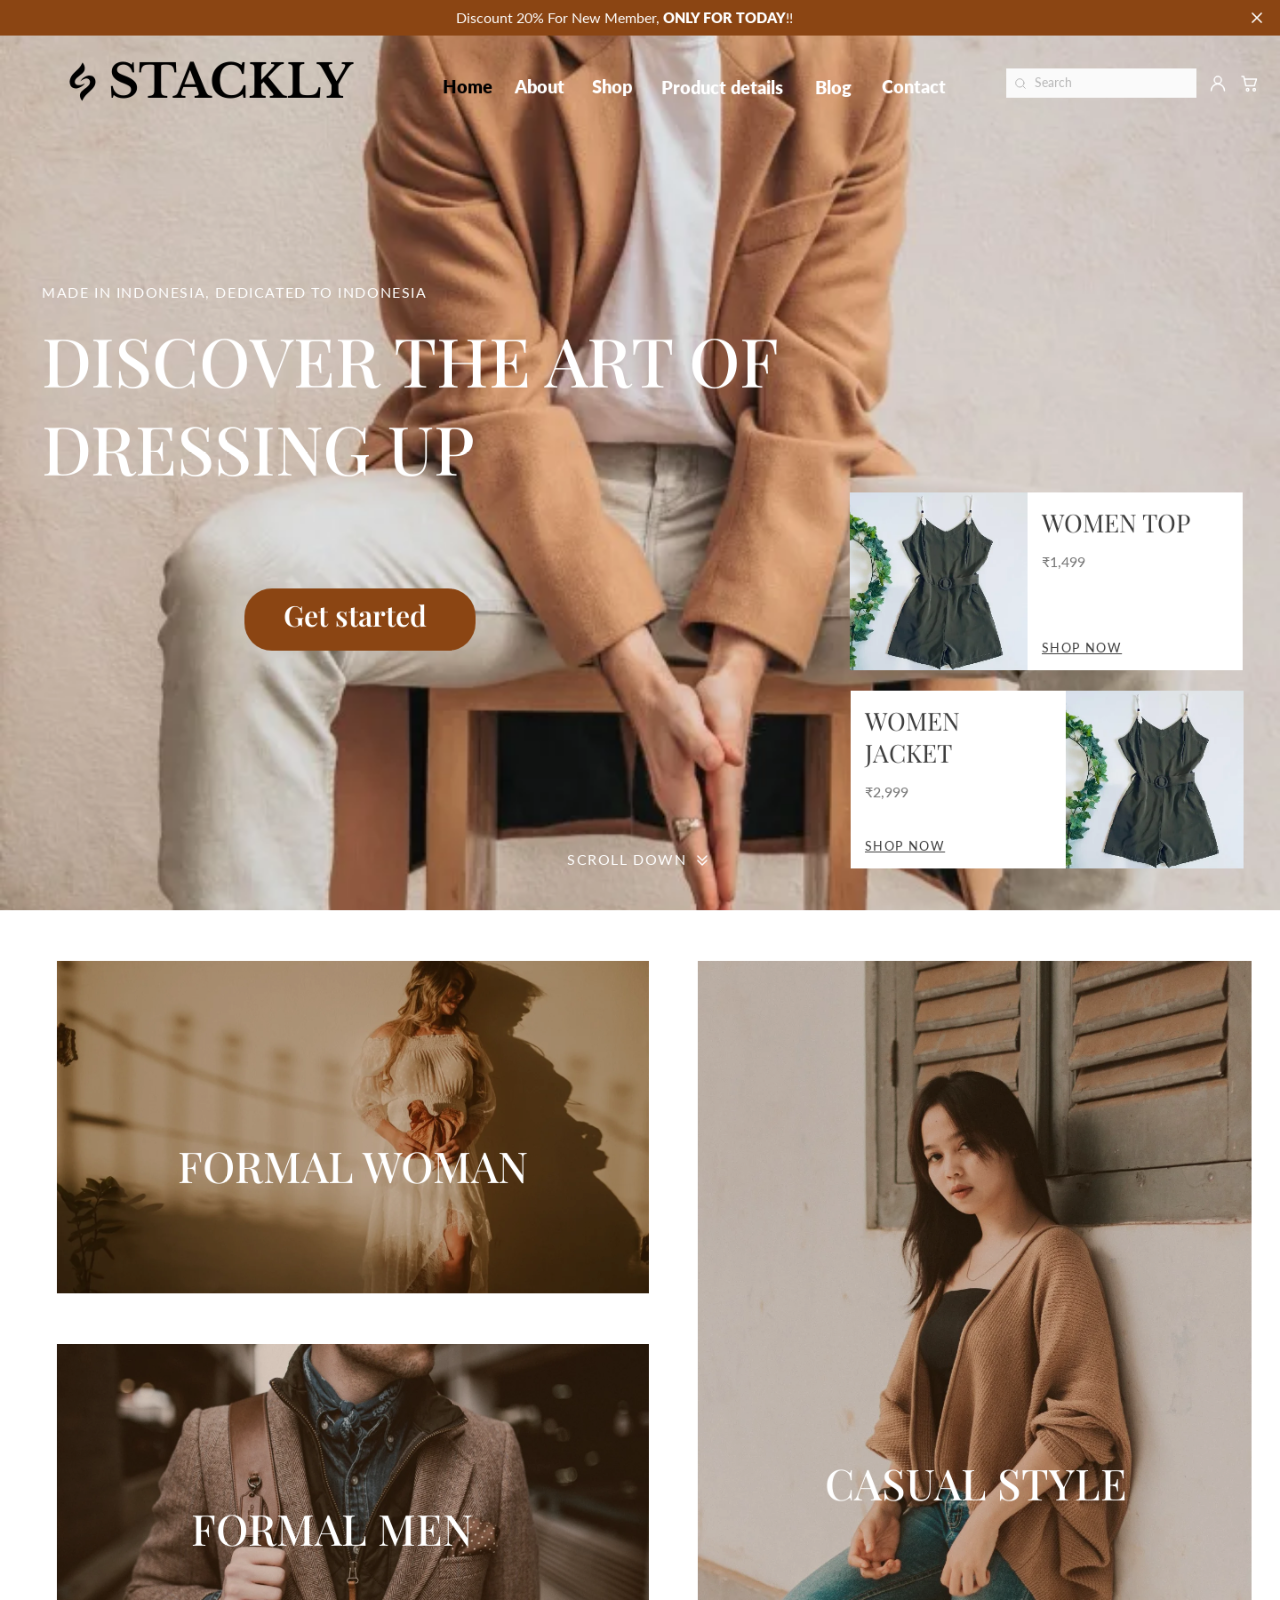
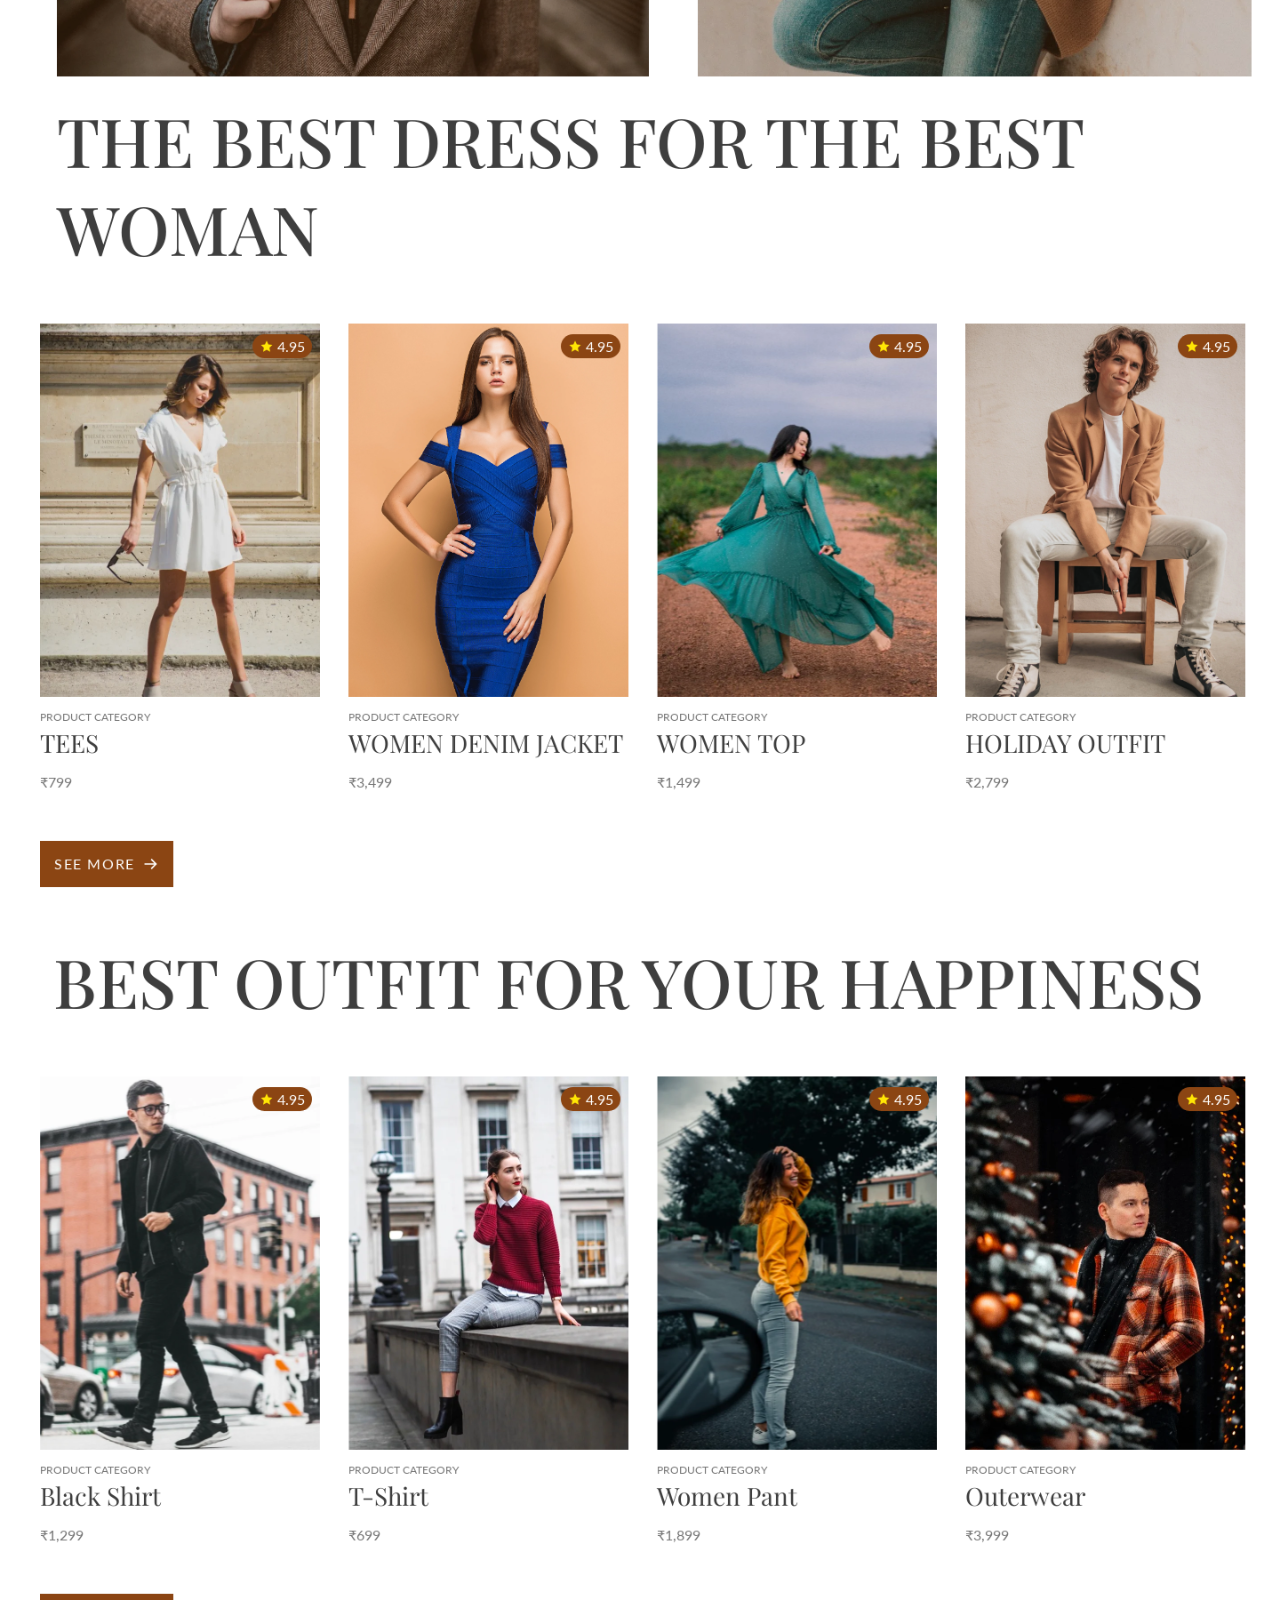
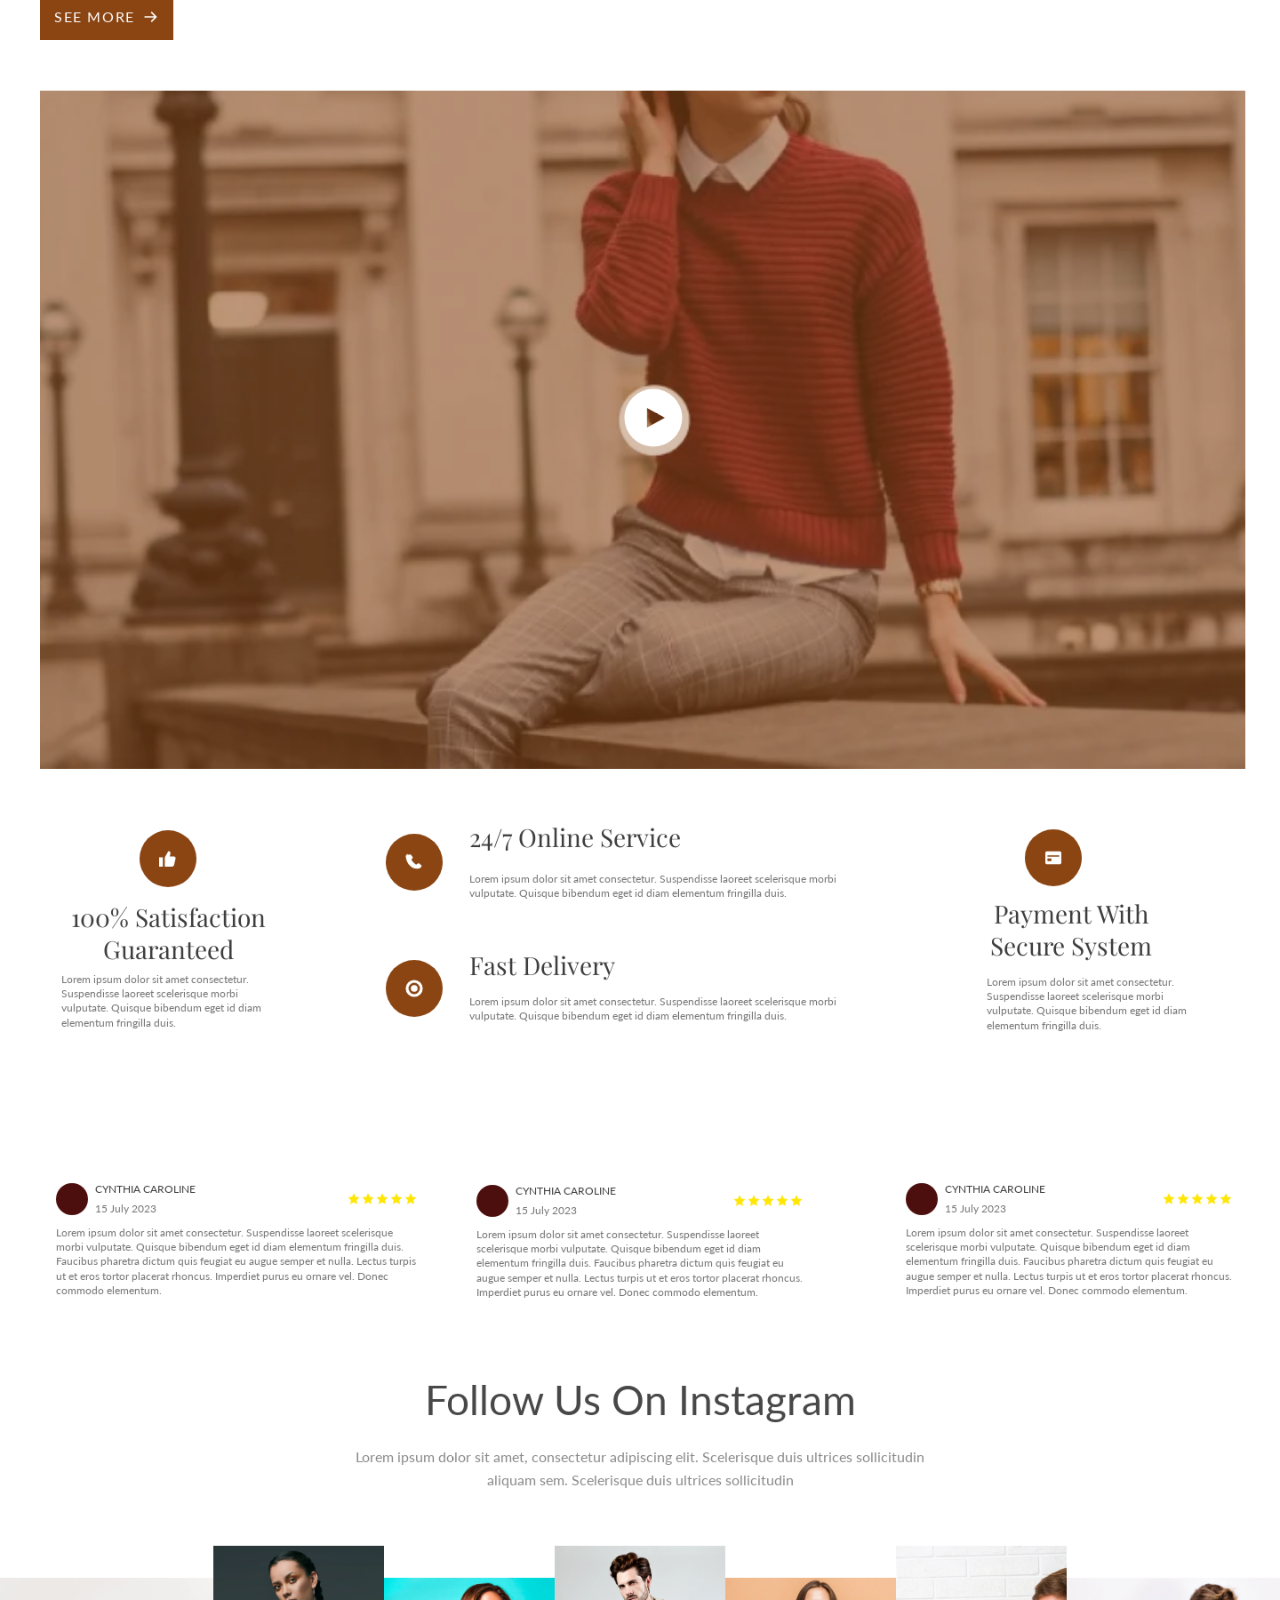
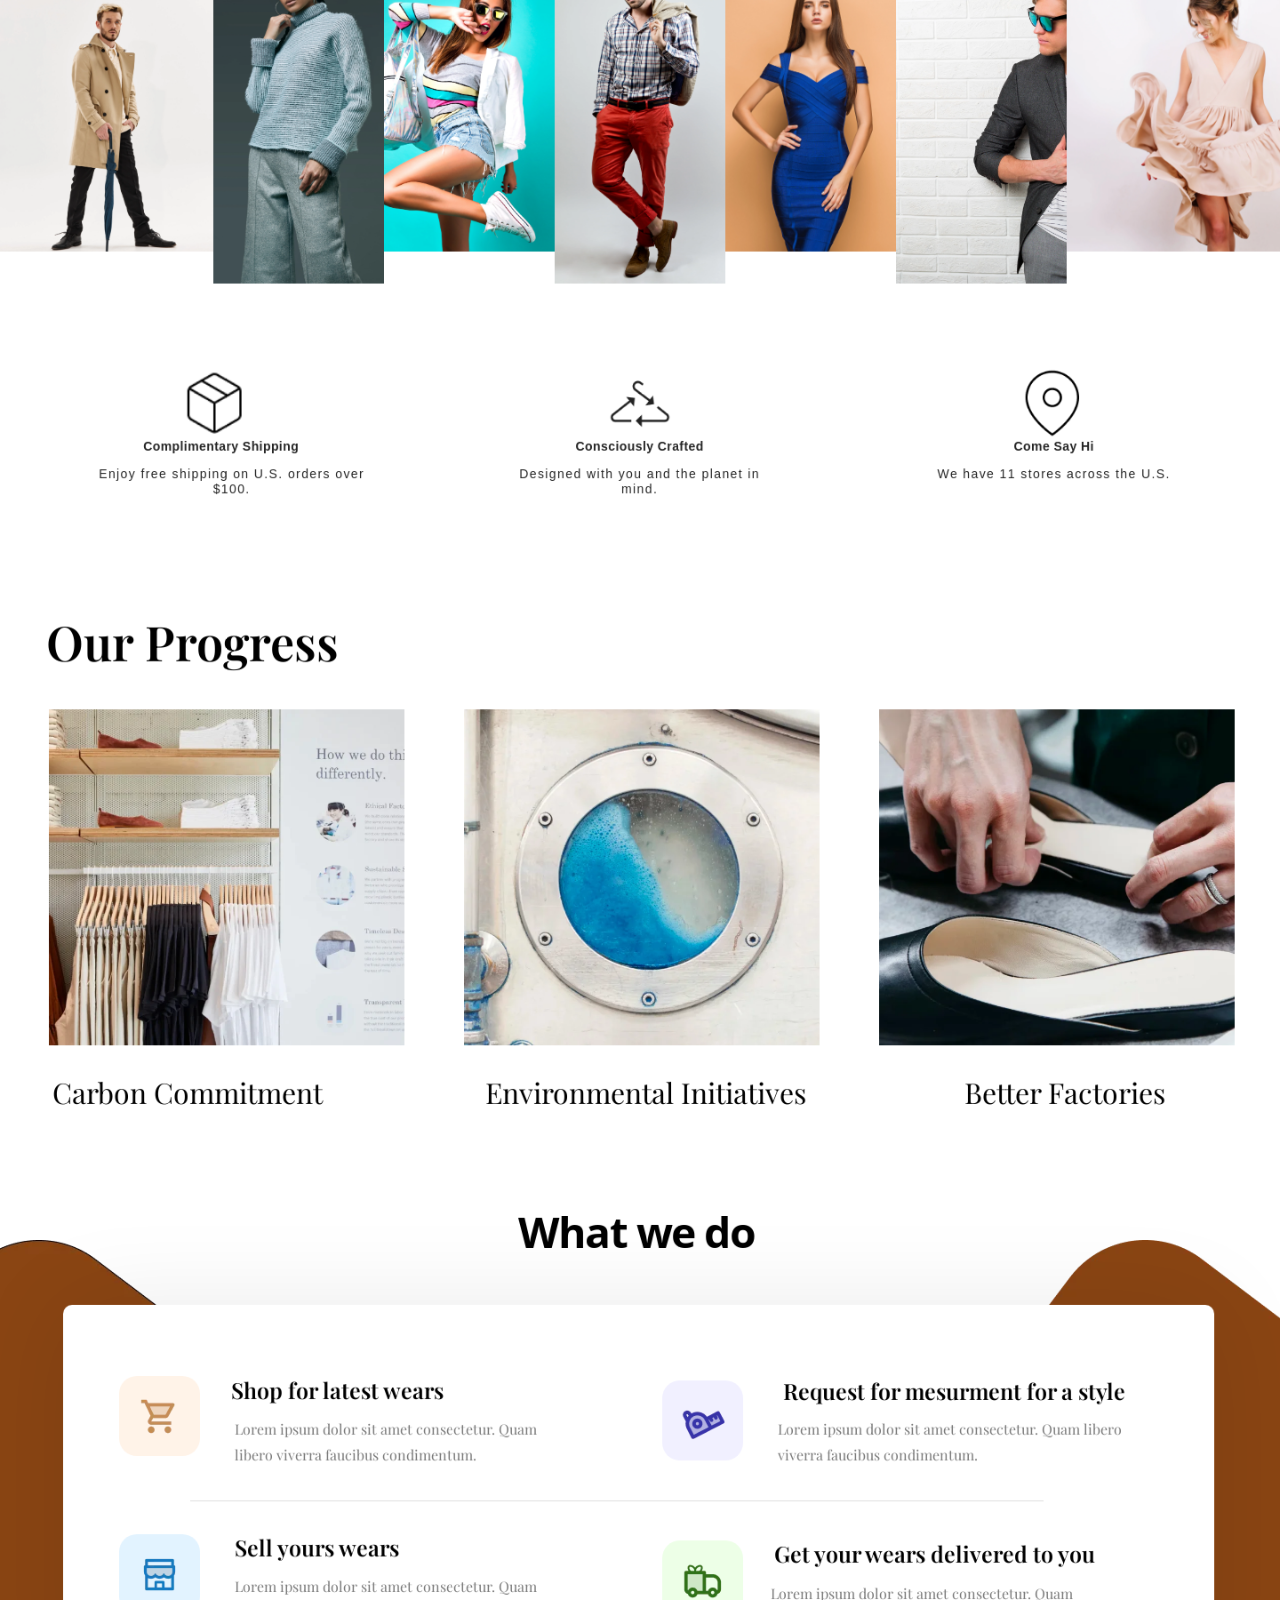
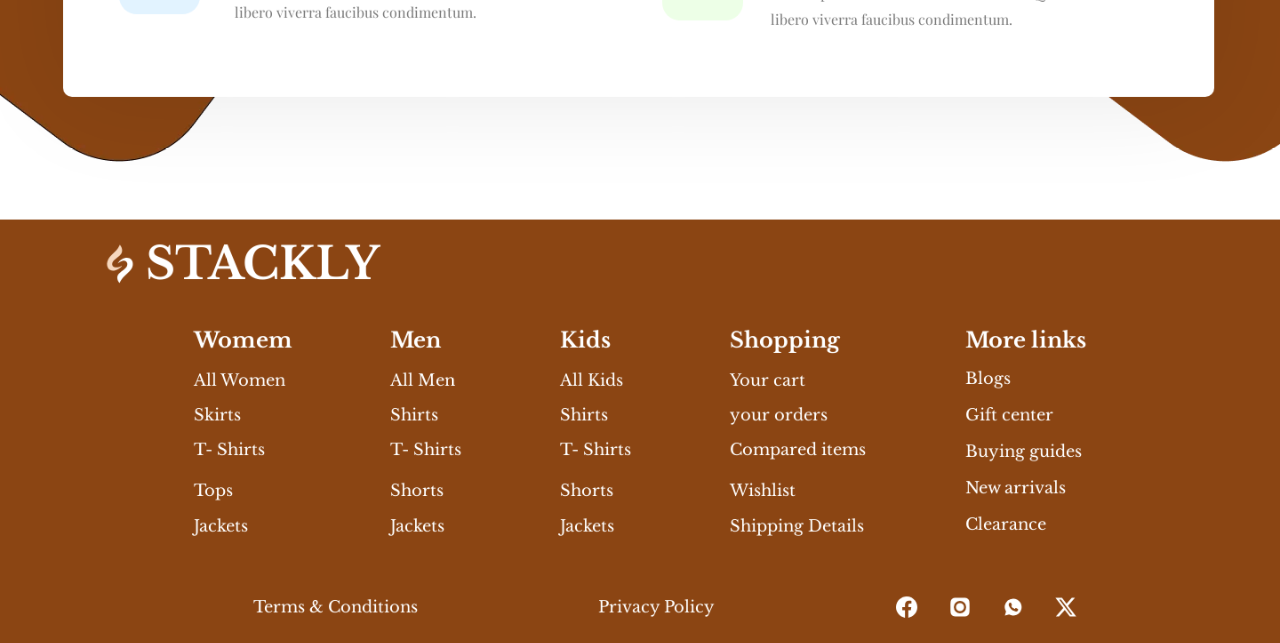
<file: index.html>
﻿<!DOCTYPE html>
<html lang="en" class="pg-index">
<head>
<link rel="icon" href="assets/brand-logo.svg" type="image/svg+xml">
<meta charset="UTF-8">
<meta name="viewport" content="width=device-width, initial-scale=1">
<title>Stackly — Home</title>
  <link rel="preload" href="assets/hero.webp" as="image" type="image/webp">
  <meta name="theme-color" content="#8b4513">
<link rel="preconnect" href="https://fonts.googleapis.com">
<link rel="preconnect" href="https://fonts.gstatic.com" crossorigin>
<link href="https://fonts.googleapis.com/css2?family=Libre+Baskerville:wght@400;700&family=Lato:wght@300;400;700;900&family=Open+Sans:wght@400;600;700&family=Playfair+Display:wght@400;500;600;700&display=swap" rel="stylesheet" media="print" onload="this.media='all'; this.onload=null"><noscript><link href="https://fonts.googleapis.com/css2?family=Libre+Baskerville:wght@400;700&family=Lato:wght@300;400;700;900&family=Open+Sans:wght@400;600;700&family=Playfair+Display:wght@400;500;600;700&display=swap" rel="stylesheet"></noscript>
  <link rel="stylesheet" href="css/stackly.css">
  
</head>
<body>
<div class="stage s949">
<div class="canvas s950">

  <!-- ==================================================== HERO  (0,0 1440x1024) -->
  <div class="slot s951" data-img="hero">
    <p class="hero__eyebrow s952">made in Indonesia, dedicated to Indonesia</p>
    <h1 class="hero__title s953">Discover the Art of Dressing Up</h1>
    <a class="hero__btn s954" href="#">Get started</a>
  </div>

  <div class="banner s955">
    <p class="banner__text">Discount 20% For New Member, <strong>ONLY FOR TODAY</strong>!!</p>
    <button class="banner__close" aria-label="Close">
      <svg viewBox="0 0 24 24" width="20" height="20" fill="none" stroke="#fff" stroke-width="2" stroke-linecap="round"><path d="M6 6l12 12M18 6L6 18"/></svg>
    </button>
  </div>

  <div class="logo s956"><svg class="brand-logo-icon s957" viewBox="398 82 212 290" width="38" height="46" xmlns="http://www.w3.org/2000/svg"><path fill="#8b4513" d="M419.713867,256.179962   C408.001251,235.739304 410.215973,215.613876 419.889709,195.679504   C426.373138,182.319229 436.255493,171.444672 446.508270,160.904480   C457.075165,150.041229 468.783997,140.348602 478.792694,128.896606   C487.411407,119.035004 494.797852,108.464394 500.031921,96.425682   C500.738983,94.799370 501.001617,92.854477 502.785980,91.712807   C503.214905,91.838028 503.879059,91.821617 504.103485,92.127670   C514.526489,106.341171 522.003967,121.483376 518.287415,139.859406   C515.933533,151.498276 508.987885,160.308563 500.296600,167.942245   C487.788574,178.928223 473.634369,187.949692 462.046570,200.037262   C456.219025,206.116135 451.191589,212.659836 449.149933,221.054688   C445.376373,236.570572 454.272034,249.198563 470.197021,250.779221   C485.241028,252.272446 499.302216,248.880798 512.632202,241.996979   C514.021362,241.279602 515.213196,239.793518 517.062500,240.547546   C517.833252,242.063324 516.690857,242.794266 515.917847,243.562866   C502.480865,256.923462 487.519073,267.973206 468.591339,271.949402   C447.923096,276.291199 431.269562,272.383606 419.713867,256.179962  z"/><path fill="#ffffff" d="M536.351807,311.352905   C521.089722,325.623138 508.631836,341.451172 501.644409,361.304535   C500.580017,360.856842 499.799347,360.777496 499.458496,360.348633   C491.323975,350.113098 485.458466,338.909088 484.707672,325.531189   C484.034546,313.536499 489.236786,303.909576 496.947052,295.363251   C506.737030,284.511749 519.089050,276.702271 530.329102,267.573334   C539.676453,259.981689 548.930542,252.352356 553.649658,240.719803   C556.247925,234.315125 556.803040,227.722214 555.167542,221.122284   C551.964783,208.197189 539.399353,200.886032 526.174622,203.877502   C513.911682,206.651428 503.242737,212.702515 493.079834,219.823700   C492.039246,220.552856 491.267578,221.851700 489.661957,221.557190   C488.659760,220.289383 489.653076,219.345703 490.287292,218.480408   C503.850159,199.976334 521.506714,187.674316 544.321167,183.636948   C574.742554,178.253418 599.437622,199.883118 594.804749,234.346802   C592.539368,251.198425 583.628967,264.794067 572.581299,277.156372   C561.558105,289.491241 548.610413,299.803345 536.351807,311.352905  z"/></svg><b>S</b>TACKLY</div>

  <nav class="nav">
    <a class="nav__link is-active s958" href="index.html">Home</a>
    <a class="nav__link s959" href="html/about.html">About</a>
    <a class="nav__link s960" href="html/shop.html">Shop</a>
    <a class="nav__link s961" href="html/product.html">Product details</a>
    <a class="nav__link s962" href="html/blog.html">Blog</a>
    <a class="nav__link s963" href="html/contact.html">Contact</a>
  </nav>

  <form class="search s964" onsubmit="return false;">
    <svg viewBox="0 0 24 24" width="16" height="16" fill="none" stroke="#b6b6b6" stroke-width="1.5" stroke-linecap="round"><circle cx="11" cy="11" r="7"/><path d="M20 20l-3.4-3.4"/></svg>
    <input type="text" placeholder="Search" aria-label="Search">
  </form>
  <button class="nav-icon s965" aria-label="Account">
    <svg viewBox="0 0 24 24" width="24" height="24" fill="none" stroke="#fff" stroke-width="1.5" stroke-linecap="round" stroke-linejoin="round"><path d="M12 12a4 4 0 1 0 0-8 4 4 0 0 0 0 8z"/><path d="M4.5 20a7.5 7.5 0 0 1 15 0"/></svg>
  </button>
  <button class="nav-icon s966" aria-label="Cart">
    <svg viewBox="0 0 24 24" width="24" height="24" fill="none" stroke="#fff" stroke-width="1.5" stroke-linecap="round" stroke-linejoin="round"><path d="M3 4h2.2l2.3 10.5h9.6L19.5 7H6.3"/><circle cx="9.5" cy="19" r="1.4"/><circle cx="17" cy="19" r="1.4"/></svg>
  </button>

      
  <div class="promo s967">
    <div class="slot s968" data-img="promoTop"></div>
    <div class="promo__body promo__body--l">
      <div class="promo__head">
        <h4>WOMEN TOP</h4>
        <p>₹1,499</p>
      </div>
      <a class="promo__link" href="#">SHOP NOW</a>
    </div>
  </div>

  <div class="promo s969">
    <div class="promo__body promo__body--r">
      <div class="promo__head">
        <h4>WOMEN JACKET</h4>
        <p>₹2,999</p>
      </div>
      <a class="promo__link" href="#">SHOP NOW</a>
    </div>
    <div class="slot s970" data-img="promoJacket"></div>
  </div>

  <div class="scroll s971">
    <span>scroll down</span>
    <svg viewBox="0 0 24 24" width="24" height="24" fill="none" stroke="#fff" stroke-width="1.5" stroke-linecap="round" stroke-linejoin="round"><path d="M7 8l5 5 5-5"/><path d="M7 13l5 5 5-5"/></svg>
  </div>

  <!-- ==================================================== CATEGORIES -->
  <div class="slot s972" data-img="catWoman"><i class="ov s973"></i><div class="cat-label s974">formal woman</div></div>

  <div class="slot s975" data-img="catMan"><i class="ov s976"></i><div class="cat-label s977">formal Men</div></div>

  <div class="slot s978" data-img="catCasual"><i class="ov s979"></i><div class="cat-label s980">Casual Style</div></div>

  <!-- ==================================================== TITLE 1 -->
  <h2 class="section-title s981">the best dress for the best woman</h2>

  <!-- ==================================================== PRODUCTS 1 -->
  <article class="product s982">
    <div class="slot s983" data-img="p1"></div>
    <span class="badge"><svg viewBox="0 0 24 24" width="16" height="16" fill="#ffe605"><path d="M12 2l2.9 6.3 6.8.8-5 4.6 1.3 6.8L12 17.3 6 20.5l1.3-6.8-5-4.6 6.8-.8L12 2z"/></svg>4.95</span>
    <p class="product__cat">Product Category</p>
    <h3 class="product__name">TEES</h3>
    <p class="product__price">₹799</p>
  </article>

  <article class="product s984">
    <div class="slot s985" data-img="p2"></div>
    <span class="badge"><svg viewBox="0 0 24 24" width="16" height="16" fill="#ffe605"><path d="M12 2l2.9 6.3 6.8.8-5 4.6 1.3 6.8L12 17.3 6 20.5l1.3-6.8-5-4.6 6.8-.8L12 2z"/></svg>4.95</span>
    <p class="product__cat">Product Category</p>
    <h3 class="product__name">WOMEN DENIM JACKET</h3>
    <p class="product__price">₹3,499</p>
  </article>

  <article class="product s986">
    <div class="slot s987" data-img="p3"></div>
    <span class="badge"><svg viewBox="0 0 24 24" width="16" height="16" fill="#ffe605"><path d="M12 2l2.9 6.3 6.8.8-5 4.6 1.3 6.8L12 17.3 6 20.5l1.3-6.8-5-4.6 6.8-.8L12 2z"/></svg>4.95</span>
    <p class="product__cat">Product Category</p>
    <h3 class="product__name">WOMEN TOP</h3>
    <p class="product__price">₹1,499</p>
  </article>

  <article class="product s988">
    <div class="slot s989" data-img="p4"></div>
    <span class="badge"><svg viewBox="0 0 24 24" width="16" height="16" fill="#ffe605"><path d="M12 2l2.9 6.3 6.8.8-5 4.6 1.3 6.8L12 17.3 6 20.5l1.3-6.8-5-4.6 6.8-.8L12 2z"/></svg>4.95</span>
    <p class="product__cat">Product Category</p>
    <h3 class="product__name">HOLIDAY OUTFIT</h3>
    <p class="product__price">₹2,799</p>
  </article>

  <a class="btn-more s990" href="#">
    <span>SEE MORE</span>
    <svg viewBox="0 0 24 24" width="20" height="20" fill="#fff"><path d="M13.4 4.6L20.8 12l-7.4 7.4-1.4-1.4 5-5H3.2v-2h13.8l-5-5 1.4-1.4z"/></svg>
  </a>

  <!-- ==================================================== TITLE 2 -->
  <h2 class="section-title s991">Best outfit for your happiness </h2>

  <!-- ==================================================== PRODUCTS 2 -->
  <article class="product s992">
    <div class="slot s993" data-img="p5"></div>
    <span class="badge"><svg viewBox="0 0 24 24" width="16" height="16" fill="#ffe605"><path d="M12 2l2.9 6.3 6.8.8-5 4.6 1.3 6.8L12 17.3 6 20.5l1.3-6.8-5-4.6 6.8-.8L12 2z"/></svg>4.95</span>
    <p class="product__cat">Product Category</p>
    <h3 class="product__name">Black Shirt</h3>
    <p class="product__price">₹1,299</p>
  </article>

  <article class="product s994">
    <div class="slot s995" data-img="p6"></div>
    <span class="badge"><svg viewBox="0 0 24 24" width="16" height="16" fill="#ffe605"><path d="M12 2l2.9 6.3 6.8.8-5 4.6 1.3 6.8L12 17.3 6 20.5l1.3-6.8-5-4.6 6.8-.8L12 2z"/></svg>4.95</span>
    <p class="product__cat">Product Category</p>
    <h3 class="product__name">T-Shirt</h3>
    <p class="product__price">₹699</p>
  </article>

  <article class="product s996">
    <div class="slot s997" data-img="p7"></div>
    <span class="badge"><svg viewBox="0 0 24 24" width="16" height="16" fill="#ffe605"><path d="M12 2l2.9 6.3 6.8.8-5 4.6 1.3 6.8L12 17.3 6 20.5l1.3-6.8-5-4.6 6.8-.8L12 2z"/></svg>4.95</span>
    <p class="product__cat">Product Category</p>
    <h3 class="product__name">Women Pant</h3>
    <p class="product__price">₹1,899</p>
  </article>

  <article class="product s998">
    <div class="slot s999" data-img="p8"></div>
    <span class="badge"><svg viewBox="0 0 24 24" width="16" height="16" fill="#ffe605"><path d="M12 2l2.9 6.3 6.8.8-5 4.6 1.3 6.8L12 17.3 6 20.5l1.3-6.8-5-4.6 6.8-.8L12 2z"/></svg>4.95</span>
    <p class="product__cat">Product Category</p>
    <h3 class="product__name">Outerwear</h3>
    <p class="product__price">₹3,999</p>
  </article>

  <a class="btn-more s1000" href="#">
    <span>SEE MORE</span>
    <svg viewBox="0 0 24 24" width="20" height="20" fill="#fff"><path d="M13.4 4.6L20.8 12l-7.4 7.4-1.4-1.4 5-5H3.2v-2h13.8l-5-5 1.4-1.4z"/></svg>
  </a>

  <!-- ==================================================== VIDEO -->
  <div class="slot s1001" data-img="video">
    <i class="ov s1002"></i>
    <button class="play" aria-label="Play video">
      <svg viewBox="0 0 24 24" width="78" height="78" fill="#fff" fill-rule="evenodd" clip-rule="evenodd"><path d="M12 2a10 10 0 1 0 0 20 10 10 0 0 0 0-20zm-2.2 6.6v6.8L16 12l-6.2-3.4z"/></svg>
    </button>
  </div>

  <!-- ==================================================== FEATURES -->
  <div class="feat-card s1003">
    <span class="feat-ic">
      <svg viewBox="0 0 24 24" width="24" height="24" fill="#fff"><path d="M2 10.5h4.2V21H2zM8.4 21h8.1a2.4 2.4 0 0 0 2.3-1.8l1.7-7.2A2 2 0 0 0 18.6 9.6H14l.7-3.2A2.4 2.4 0 0 0 12.4 3.4L8.4 10.5V21z"/></svg>
    </span>
    <h4 class="feat-t s1004">100% Satisfaction Guaranteed  </h4>
    <p class="feat-d">Lorem ipsum dolor sit amet consectetur. Suspendisse laoreet scelerisque morbi vulputate. Quisque bibendum eget id diam elementum fringilla duis. </p>
  </div>

  <span class="feat-ic s1005">
    <svg viewBox="0 0 24 24" width="24" height="24" fill="#fff"><path d="M6.6 3.4c.5-.4 1.2-.3 1.6.2l1.8 2.2c.4.5.4 1.2.1 1.7l-1 1.3c-.2.3-.2.7 0 1a13.6 13.6 0 0 0 4.6 4.6c.3.2.7.2 1 0l1.3-1c.5-.3 1.2-.3 1.7.1l2.2 1.8c.5.4.6 1.1.2 1.6l-1.1 1.4c-.4.5-1 .8-1.7.7C10.4 21.1 2.9 13.6 2.5 5.4c-.1-.7.2-1.3.7-1.7l1.6-1.2-.2.9z"/></svg>
  </span>
  <h4 class="feat-t s1006">24/7 Online Service</h4>
  <p class="feat-d s1007">Lorem ipsum dolor sit amet consectetur. Suspendisse laoreet scelerisque morbi vulputate. Quisque bibendum eget id diam elementum fringilla duis. </p>

  <span class="feat-ic s1008">
    <svg viewBox="0 0 24 24" width="24" height="24" fill="#fff"><path d="M12 2.4a9.6 9.6 0 1 0 0 19.2 9.6 9.6 0 0 0 0-19.2zm0 3.2a6.4 6.4 0 1 1 0 12.8 6.4 6.4 0 0 1 0-12.8zm0 2.6a3.8 3.8 0 1 0 0 7.6 3.8 3.8 0 0 0 0-7.6z"/></svg>
  </span>
  <h4 class="feat-t s1009">Fast Delivery</h4>
  <p class="feat-d s1010">Lorem ipsum dolor sit amet consectetur. Suspendisse laoreet scelerisque morbi vulputate. Quisque bibendum eget id diam elementum fringilla duis. </p>

  <span class="feat-ic s1011">
    <svg viewBox="0 0 24 24" width="24" height="24" fill="#fff"><path d="M3 6.6c0-1 .8-1.8 1.8-1.8h14.4c1 0 1.8.8 1.8 1.8v10.8c0 1-.8 1.8-1.8 1.8H4.8c-1 0-1.8-.8-1.8-1.8V6.6zm2.4 2.6v1.6h13.2V9.2H5.4zm0 3.6v3h4.4v-3H5.4z"/></svg>
  </span>
  <h4 class="feat-t s1012">Payment With Secure System</h4>
  <p class="feat-d s1013">Lorem ipsum dolor sit amet consectetur. Suspendisse laoreet scelerisque morbi vulputate. Quisque bibendum eget id diam elementum fringilla duis. </p>

  <!-- ==================================================== TESTIMONIALS -->
  <article class="tcard s1014">
    <div class="tcard__row">
      <div class="tcard__who">
        <span class="tcard__av"></span>
        <div>
          <p class="tcard__name">Cynthia caroline</p>
          <p class="tcard__date">15 July 2023</p>
        </div>
      </div>
      <div class="stars">
        <svg viewBox="0 0 24 24" width="16" height="16" fill="#ffe605"><path d="M12 2l2.9 6.3 6.8.8-5 4.6 1.3 6.8L12 17.3 6 20.5l1.3-6.8-5-4.6 6.8-.8L12 2z"/></svg>
        <svg viewBox="0 0 24 24" width="16" height="16" fill="#ffe605"><path d="M12 2l2.9 6.3 6.8.8-5 4.6 1.3 6.8L12 17.3 6 20.5l1.3-6.8-5-4.6 6.8-.8L12 2z"/></svg>
        <svg viewBox="0 0 24 24" width="16" height="16" fill="#ffe605"><path d="M12 2l2.9 6.3 6.8.8-5 4.6 1.3 6.8L12 17.3 6 20.5l1.3-6.8-5-4.6 6.8-.8L12 2z"/></svg>
        <svg viewBox="0 0 24 24" width="16" height="16" fill="#ffe605"><path d="M12 2l2.9 6.3 6.8.8-5 4.6 1.3 6.8L12 17.3 6 20.5l1.3-6.8-5-4.6 6.8-.8L12 2z"/></svg>
        <svg viewBox="0 0 24 24" width="16" height="16" fill="#ffe605"><path d="M12 2l2.9 6.3 6.8.8-5 4.6 1.3 6.8L12 17.3 6 20.5l1.3-6.8-5-4.6 6.8-.8L12 2z"/></svg>
      </div>
    </div>
    <p class="tcard__text">Lorem ipsum dolor sit amet consectetur. Suspendisse laoreet scelerisque morbi vulputate. Quisque bibendum eget id diam elementum fringilla duis. Faucibus pharetra dictum quis feugiat eu augue semper et nulla. Lectus turpis ut et eros tortor placerat rhoncus. Imperdiet purus eu ornare vel. Donec commodo elementum.</p>
  </article>

  <article class="tcard s1015">
    <div class="tcard__row">
      <div class="tcard__who">
        <span class="tcard__av"></span>
        <div>
          <p class="tcard__name">Cynthia caroline</p>
          <p class="tcard__date">15 July 2023</p>
        </div>
      </div>
      <div class="stars">
        <svg viewBox="0 0 24 24" width="16" height="16" fill="#ffe605"><path d="M12 2l2.9 6.3 6.8.8-5 4.6 1.3 6.8L12 17.3 6 20.5l1.3-6.8-5-4.6 6.8-.8L12 2z"/></svg>
        <svg viewBox="0 0 24 24" width="16" height="16" fill="#ffe605"><path d="M12 2l2.9 6.3 6.8.8-5 4.6 1.3 6.8L12 17.3 6 20.5l1.3-6.8-5-4.6 6.8-.8L12 2z"/></svg>
        <svg viewBox="0 0 24 24" width="16" height="16" fill="#ffe605"><path d="M12 2l2.9 6.3 6.8.8-5 4.6 1.3 6.8L12 17.3 6 20.5l1.3-6.8-5-4.6 6.8-.8L12 2z"/></svg>
        <svg viewBox="0 0 24 24" width="16" height="16" fill="#ffe605"><path d="M12 2l2.9 6.3 6.8.8-5 4.6 1.3 6.8L12 17.3 6 20.5l1.3-6.8-5-4.6 6.8-.8L12 2z"/></svg>
        <svg viewBox="0 0 24 24" width="16" height="16" fill="#ffe605"><path d="M12 2l2.9 6.3 6.8.8-5 4.6 1.3 6.8L12 17.3 6 20.5l1.3-6.8-5-4.6 6.8-.8L12 2z"/></svg>
      </div>
    </div>
    <p class="tcard__text">Lorem ipsum dolor sit amet consectetur. Suspendisse laoreet scelerisque morbi vulputate. Quisque bibendum eget id diam elementum fringilla duis. Faucibus pharetra dictum quis feugiat eu augue semper et nulla. Lectus turpis ut et eros tortor placerat rhoncus. Imperdiet purus eu ornare vel. Donec commodo elementum.</p>
  </article>

  <article class="tcard s1016">
    <div class="tcard__row">
      <div class="tcard__who">
        <span class="tcard__av"></span>
        <div>
          <p class="tcard__name">Cynthia caroline</p>
          <p class="tcard__date">15 July 2023</p>
        </div>
      </div>
      <div class="stars">
        <svg viewBox="0 0 24 24" width="16" height="16" fill="#ffe605"><path d="M12 2l2.9 6.3 6.8.8-5 4.6 1.3 6.8L12 17.3 6 20.5l1.3-6.8-5-4.6 6.8-.8L12 2z"/></svg>
        <svg viewBox="0 0 24 24" width="16" height="16" fill="#ffe605"><path d="M12 2l2.9 6.3 6.8.8-5 4.6 1.3 6.8L12 17.3 6 20.5l1.3-6.8-5-4.6 6.8-.8L12 2z"/></svg>
        <svg viewBox="0 0 24 24" width="16" height="16" fill="#ffe605"><path d="M12 2l2.9 6.3 6.8.8-5 4.6 1.3 6.8L12 17.3 6 20.5l1.3-6.8-5-4.6 6.8-.8L12 2z"/></svg>
        <svg viewBox="0 0 24 24" width="16" height="16" fill="#ffe605"><path d="M12 2l2.9 6.3 6.8.8-5 4.6 1.3 6.8L12 17.3 6 20.5l1.3-6.8-5-4.6 6.8-.8L12 2z"/></svg>
        <svg viewBox="0 0 24 24" width="16" height="16" fill="#ffe605"><path d="M12 2l2.9 6.3 6.8.8-5 4.6 1.3 6.8L12 17.3 6 20.5l1.3-6.8-5-4.6 6.8-.8L12 2z"/></svg>
      </div>
    </div>
    <p class="tcard__text">Lorem ipsum dolor sit amet consectetur. Suspendisse laoreet scelerisque morbi vulputate. Quisque bibendum eget id diam elementum fringilla duis. Faucibus pharetra dictum quis feugiat eu augue semper et nulla. Lectus turpis ut et eros tortor placerat rhoncus. Imperdiet purus eu ornare vel. Donec commodo elementum.</p>
  </article>

  <!-- ==================================================== INSTAGRAM -->
  <h2 class="ig__t s1017">Follow Us On Instagram</h2>
  <p class="ig__sub s1018">Lorem ipsum dolor sit amet, consectetur adipiscing elit. Scelerisque duis ultrices sollicitudin aliquam sem. Scelerisque duis ultrices sollicitudin </p>

  <div class="slot s1019" data-img="ig1"></div>
  <div class="slot s1020" data-img="ig2"></div>
  <div class="slot s1021" data-img="ig3"></div>
  <div class="slot s1022" data-img="ig4"></div>
  <div class="slot s1023" data-img="ig5"></div>
  <div class="slot s1024" data-img="ig6"></div>
  <div class="slot s1025" data-img="ig7"></div>

  <!-- ==================================================== SERVICES -->
  <div class="slot s1026" data-img="s1"></div>
  <h5 class="svc__t s1027">Complimentary Shipping</h5>
  <p class="svc__d s1028">Enjoy free shipping on U.S. orders over $100.</p>

  <div class="slot s1029" data-img="s2"></div>
  <h5 class="svc__t s1030">Consciously Crafted</h5>
  <p class="svc__d s1031">Designed with you and the planet in mind.</p>

  <div class="slot s1032" data-img="s3"></div>
  <h5 class="svc__t s1033">Come Say Hi</h5>
  <p class="svc__d s1034">We have 11 stores across the U.S.</p>

  <!-- ==================================================== OUR PROGRESS -->
  <h2 class="pr__t s1035">Our Progress</h2>
  <div class="slot s1036" data-img="pr1"></div>
  <h3 class="pr__c s1037">Carbon Commitment</h3>
  <div class="slot s1038" data-img="pr2"></div>
  <h3 class="pr__c s1039">Environmental Initiatives</h3>
  <div class="slot s1040" data-img="pr3"></div>
  <h3 class="pr__c s1041">Better Factories</h3>

  <!-- ==================================================== WHAT WE DO -->
  <h2 class="wwd__t s1042">What we do</h2>
  <img loading="lazy" decoding="async" class="wwd__blob s1043" src="assets/wwd-wing-left.webp" alt="">
  <img loading="lazy" decoding="async" class="wwd__blob s1044" src="assets/wwd-wing-right.webp" alt="">
  <div class="wwd__card s1045"></div>
  <div class="wwd__line s1046"></div>

  <span class="wwd__ic s1047">
    <img loading="lazy" decoding="async" src="assets/wwd-ic-cart.webp" width="45" height="45" alt="">
  </span>
  <h4 class="wwd__it s1048">Shop for latest wears</h4>
  <p class="wwd__id s1049">Lorem ipsum dolor sit amet consectetur. Quam libero viverra faucibus condimentum.</p>

  <span class="wwd__ic s1050">
    <img loading="lazy" decoding="async" src="assets/wwd-ic-tape.webp" width="61" height="61" alt="">
  </span>
  <h4 class="wwd__it s1051">Request for mesurment for a style</h4>
  <p class="wwd__id s1052">Lorem ipsum dolor sit amet consectetur. Quam libero viverra faucibus condimentum.</p>

  <span class="wwd__ic s1053">
    <img loading="lazy" decoding="async" src="assets/wwd-ic-shop.webp" width="45" height="45" alt="">
  </span>
  <h4 class="wwd__it s1054">Sell yours wears</h4>
  <p class="wwd__id s1055">Lorem ipsum dolor sit amet consectetur. Quam libero viverra faucibus condimentum.</p>

  <span class="wwd__ic s1056">
    <img loading="lazy" decoding="async" src="assets/wwd-ic-truck.webp" width="45" height="45" alt="">
  </span>
  <h4 class="wwd__it s1057">Get your wears delivered to you</h4>
  <p class="wwd__id s1058">Lorem ipsum dolor sit amet consectetur. Quam libero viverra faucibus condimentum.</p>

  <!-- ==================================================== FOOTER (0,7447 1440x476) -->
  <footer class="footer s1059">
    <div class="footer__logo s1060"><svg class="brand-logo-icon s1061" viewBox="398 82 212 290" width="36" height="44" xmlns="http://www.w3.org/2000/svg"><path fill="#f6d7bd" d="M419.713867,256.179962   C408.001251,235.739304 410.215973,215.613876 419.889709,195.679504   C426.373138,182.319229 436.255493,171.444672 446.508270,160.904480   C457.075165,150.041229 468.783997,140.348602 478.792694,128.896606   C487.411407,119.035004 494.797852,108.464394 500.031921,96.425682   C500.738983,94.799370 501.001617,92.854477 502.785980,91.712807   C503.214905,91.838028 503.879059,91.821617 504.103485,92.127670   C514.526489,106.341171 522.003967,121.483376 518.287415,139.859406   C515.933533,151.498276 508.987885,160.308563 500.296600,167.942245   C487.788574,178.928223 473.634369,187.949692 462.046570,200.037262   C456.219025,206.116135 451.191589,212.659836 449.149933,221.054688   C445.376373,236.570572 454.272034,249.198563 470.197021,250.779221   C485.241028,252.272446 499.302216,248.880798 512.632202,241.996979   C514.021362,241.279602 515.213196,239.793518 517.062500,240.547546   C517.833252,242.063324 516.690857,242.794266 515.917847,243.562866   C502.480865,256.923462 487.519073,267.973206 468.591339,271.949402   C447.923096,276.291199 431.269562,272.383606 419.713867,256.179962  z"/><path fill="#ffffff" d="M536.351807,311.352905   C521.089722,325.623138 508.631836,341.451172 501.644409,361.304535   C500.580017,360.856842 499.799347,360.777496 499.458496,360.348633   C491.323975,350.113098 485.458466,338.909088 484.707672,325.531189   C484.034546,313.536499 489.236786,303.909576 496.947052,295.363251   C506.737030,284.511749 519.089050,276.702271 530.329102,267.573334   C539.676453,259.981689 548.930542,252.352356 553.649658,240.719803   C556.247925,234.315125 556.803040,227.722214 555.167542,221.122284   C551.964783,208.197189 539.399353,200.886032 526.174622,203.877502   C513.911682,206.651428 503.242737,212.702515 493.079834,219.823700   C492.039246,220.552856 491.267578,221.851700 489.661957,221.557190   C488.659760,220.289383 489.653076,219.345703 490.287292,218.480408   C503.850159,199.976334 521.506714,187.674316 544.321167,183.636948   C574.742554,178.253418 599.437622,199.883118 594.804749,234.346802   C592.539368,251.198425 583.628967,264.794067 572.581299,277.156372   C561.558105,289.491241 548.610413,299.803345 536.351807,311.352905  z"/></svg>STACKLY</div>

    <div class="fcol s1062">
      <h6>Womem</h6>
      <ul>
        <li><a href="#">All Women</a></li>
        <li><a href="#">Skirts</a></li>
        <li><a href="#">T- Shirts</a></li>
        <li><a href="#">Tops</a></li>
        <li><a href="#">Jackets</a></li>
      </ul>
    </div>

    <div class="fcol s1063">
      <h6>Men</h6>
      <ul>
        <li><a href="#">All Men</a></li>
        <li><a href="#">Shirts</a></li>
        <li><a href="#">T- Shirts</a></li>
        <li><a href="#">Shorts</a></li>
        <li><a href="#">Jackets</a></li>
      </ul>
    </div>

    <div class="fcol s1064">
      <h6>Kids</h6>
      <ul>
        <li><a href="#">All Kids</a></li>
        <li><a href="#">Shirts</a></li>
        <li><a href="#">T- Shirts</a></li>
        <li><a href="#">Shorts</a></li>
        <li><a href="#">Jackets</a></li>
      </ul>
    </div>

    <div class="fcol s1065">
      <h6>Shopping</h6>
      <ul>
        <li><a href="#">Your cart</a></li>
        <li><a href="#">your orders</a></li>
        <li><a href="#">Compared items</a></li>
        <li><a href="#">Wishlist</a></li>
        <li><a href="#">Shipping Details</a></li>
      </ul>
    </div>

    <div class="fcol fcol--ml s1066">
      <h6>More links</h6>
      <ul>
        <li><a href="#">Blogs</a></li>
        <li><a href="#">Gift center</a></li>
        <li><a href="#">Buying guides</a></li>
        <li><a href="#">New arrivals</a></li>
        <li><a href="#">Clearance</a></li>
      </ul>
    </div>

    <a class="footer__legal s1067" href="#">Terms &amp; Conditions</a>
    <a class="footer__legal s1068" href="#">Privacy Policy</a>

    <div class="socials s1069">
      <a href="#" aria-label="Facebook" class="soc s1070">
        <svg viewBox="0 0 24 24" width="24" height="24" fill="#fff"><path d="M24 12.073c0-6.627-5.373-12-12-12s-12 5.373-12 12c0 5.99 4.388 10.954 10.125 11.854v-8.385H7.078v-3.47h3.047V9.43c0-3.007 1.792-4.669 4.533-4.669 1.312 0 2.686.235 2.686.235v2.953H15.83c-1.491 0-1.956.925-1.956 1.874v2.25h3.328l-.532 3.47h-2.796v8.385C19.612 23.027 24 18.062 24 12.073z"/></svg>
      </a>
      <a href="#" aria-label="Instagram" class="soc s1071">
        <svg viewBox="0 0 24 24" width="26" height="26" fill="#fff"><path d="M12 2.2c3.2 0 3.6 0 4.8.1 1.2.1 1.9.2 2.3.4.6.2 1 .5 1.4.9.4.4.7.8.9 1.4.2.4.4 1.1.4 2.3.1 1.2.1 1.6.1 4.7s0 3.5-.1 4.7c-.1 1.2-.2 1.9-.4 2.3-.2.6-.5 1-.9 1.4-.4.4-.8.7-1.4.9-.4.2-1.1.4-2.3.4-1.2.1-1.6.1-4.8.1s-3.6 0-4.8-.1c-1.2-.1-1.9-.2-2.3-.4-.6-.2-1-.5-1.4-.9-.4-.4-.7-.8-.9-1.4-.2-.4-.4-1.1-.4-2.3-.1-1.2-.1-1.6-.1-4.7s0-3.5.1-4.7c.1-1.2.2-1.9.4-2.3.2-.6.5-1 .9-1.4.4-.4.8-.7 1.4-.9.4-.2 1.1-.4 2.3-.4 1.2-.1 1.6-.1 4.8-.1zm0 3.4a6.4 6.4 0 1 0 0 12.8 6.4 6.4 0 0 0 0-12.8zm0 10.6a4.2 4.2 0 1 1 0-8.4 4.2 4.2 0 0 1 0 8.4zm6.6-10.9a1.5 1.5 0 1 1-3 0 1.5 1.5 0 0 1 3 0z"/></svg>
      </a>
      <a href="#" aria-label="WhatsApp" class="soc s1072">
        <svg viewBox="0 0 24 24" width="24" height="24" fill="#fff"><path d="M12 2.5A9.5 9.5 0 0 0 3.8 17l-1.3 4.6 4.7-1.3A9.5 9.5 0 1 0 12 2.5zm5.2 13.3c-.2.6-1.2 1.2-1.7 1.2-.4 0-1 .1-3.2-.9-2.7-1.2-4.4-4-4.5-4.2-.1-.2-1-1.4-1-2.6s.6-1.8.9-2.1c.2-.2.5-.3.7-.3h.5c.2 0 .4 0 .6.5l.8 1.9c.1.2.1.4 0 .6l-.4.5c-.1.2-.3.3-.1.6.1.3.6 1.1 1.4 1.8 1 .9 1.8 1.1 2 1.2.3.1.4.1.6-.1l.7-.8c.2-.2.4-.2.6-.1l1.8.9c.2.1.4.2.4.3.1.1.1.6-.1 1.2z"/></svg>
      </a>
      <a href="#" aria-label="X" class="soc s1073">
        <svg viewBox="0 0 24 24" width="26" height="26" fill="#fff"><path d="M18.244 2.25h3.308l-7.227 8.26 8.502 11.24H16.17l-5.214-6.817L4.99 21.75H1.68l7.73-8.835L1.254 2.25H8.08l4.713 6.231zm-1.161 17.52h1.833L7.084 4.126H5.117z"/></svg>
      </a>
    </div>
  </footer>

</div>
</div>
<script src="js/images.js" defer></script>
<script src="js/script.js" defer></script>
  <script src="js/index.js" defer></script>
</body>
</html>
</file>
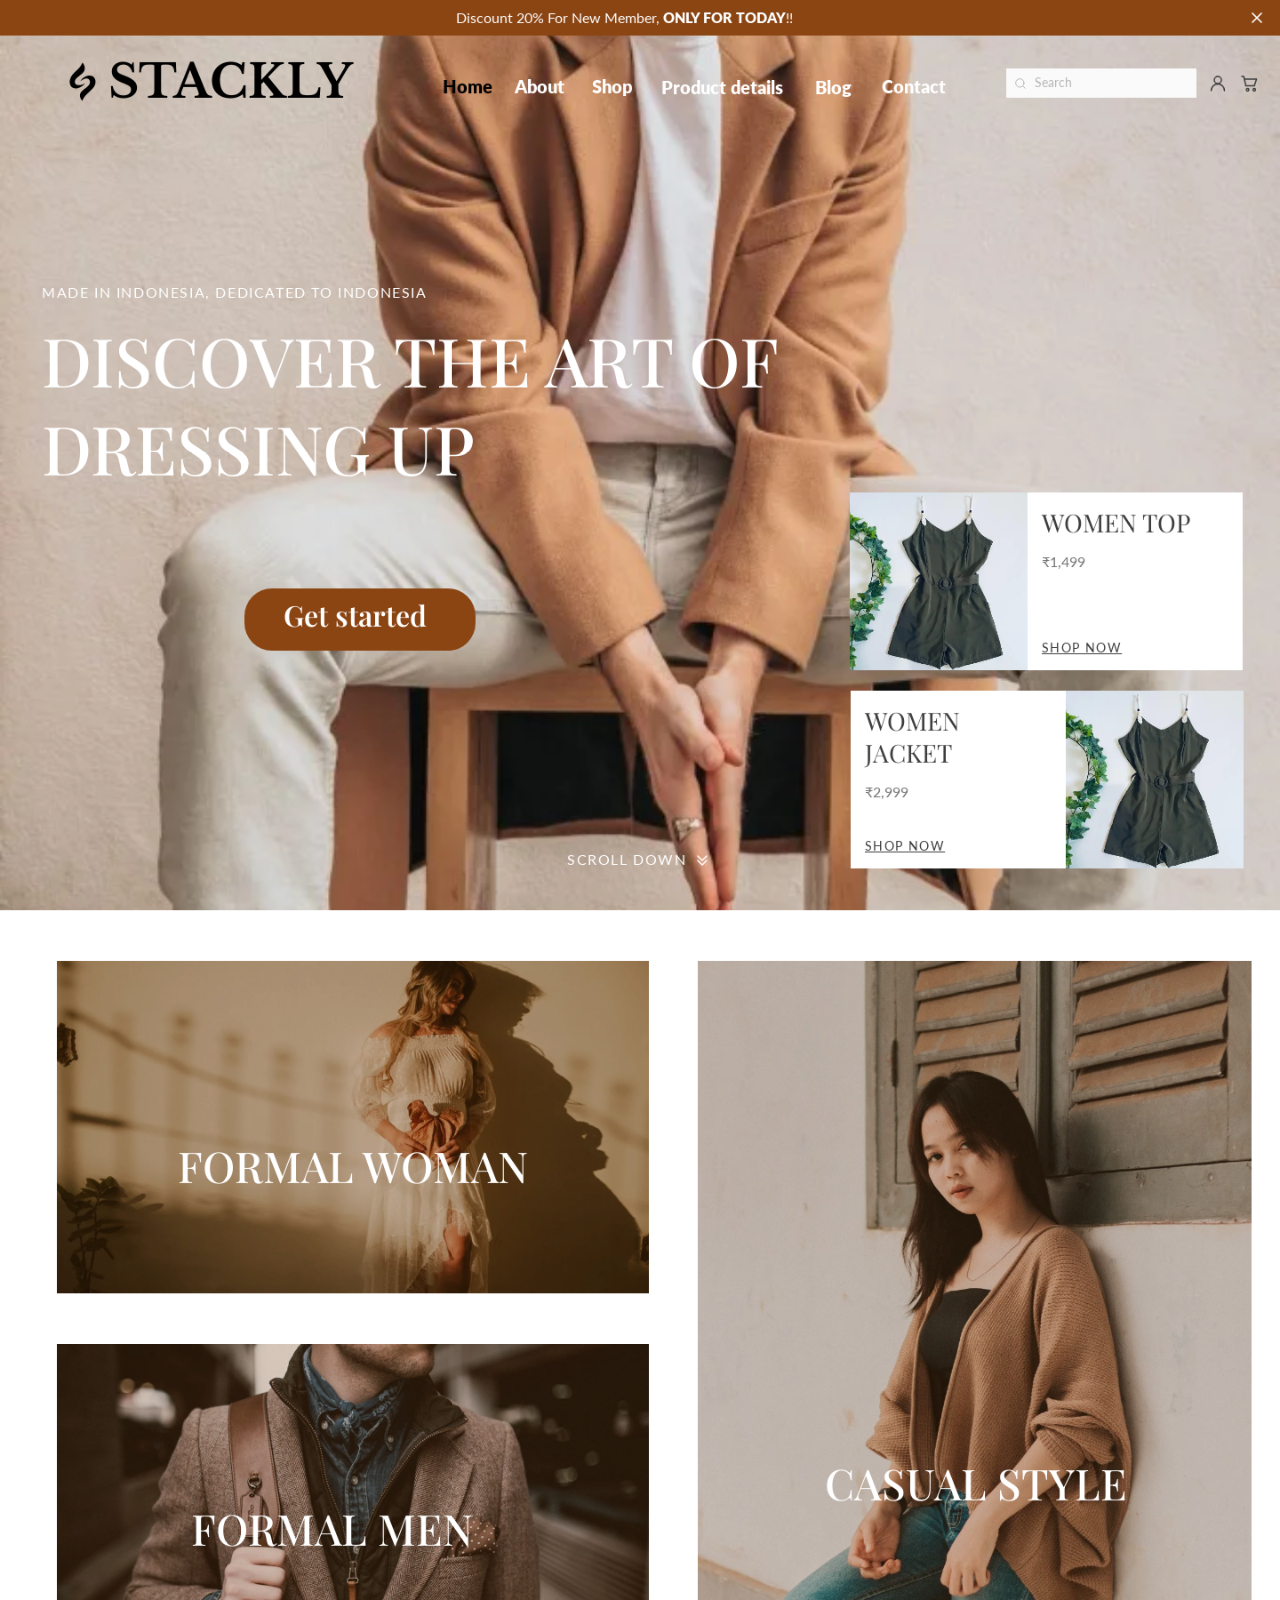
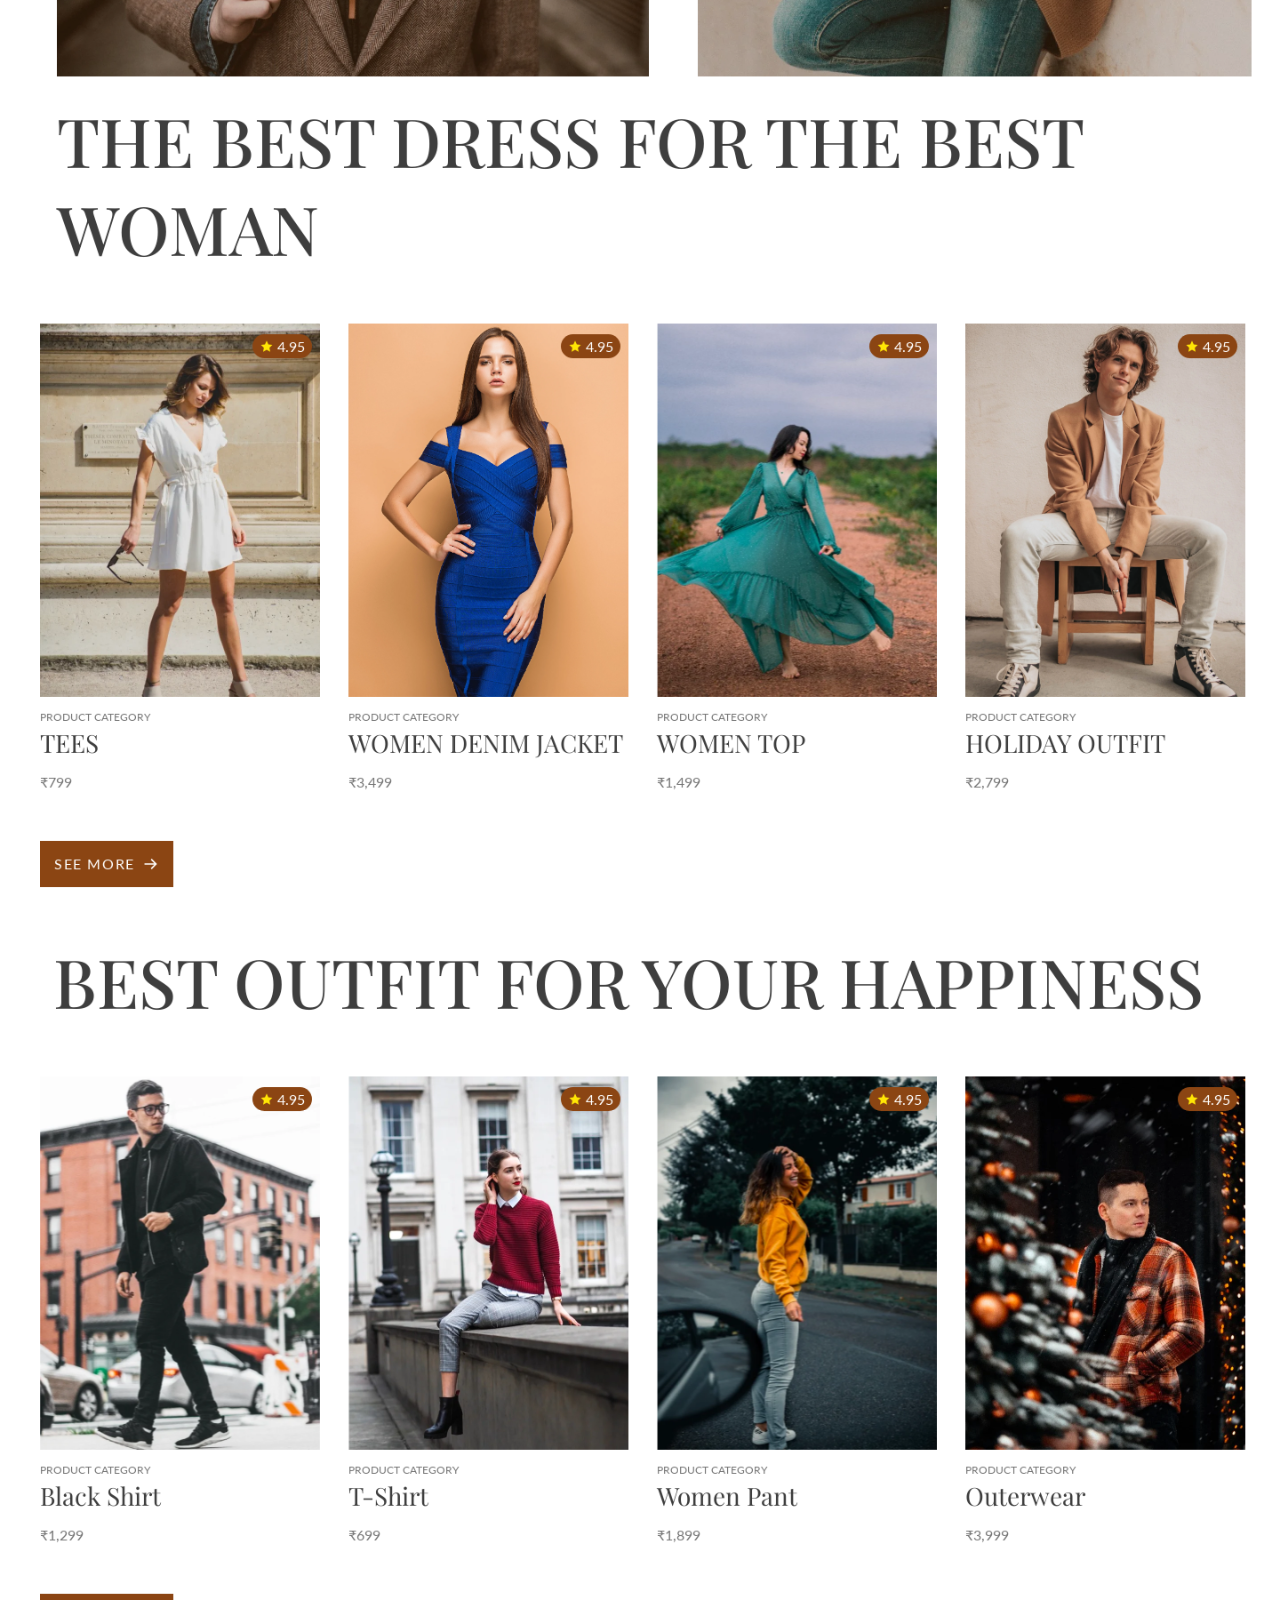
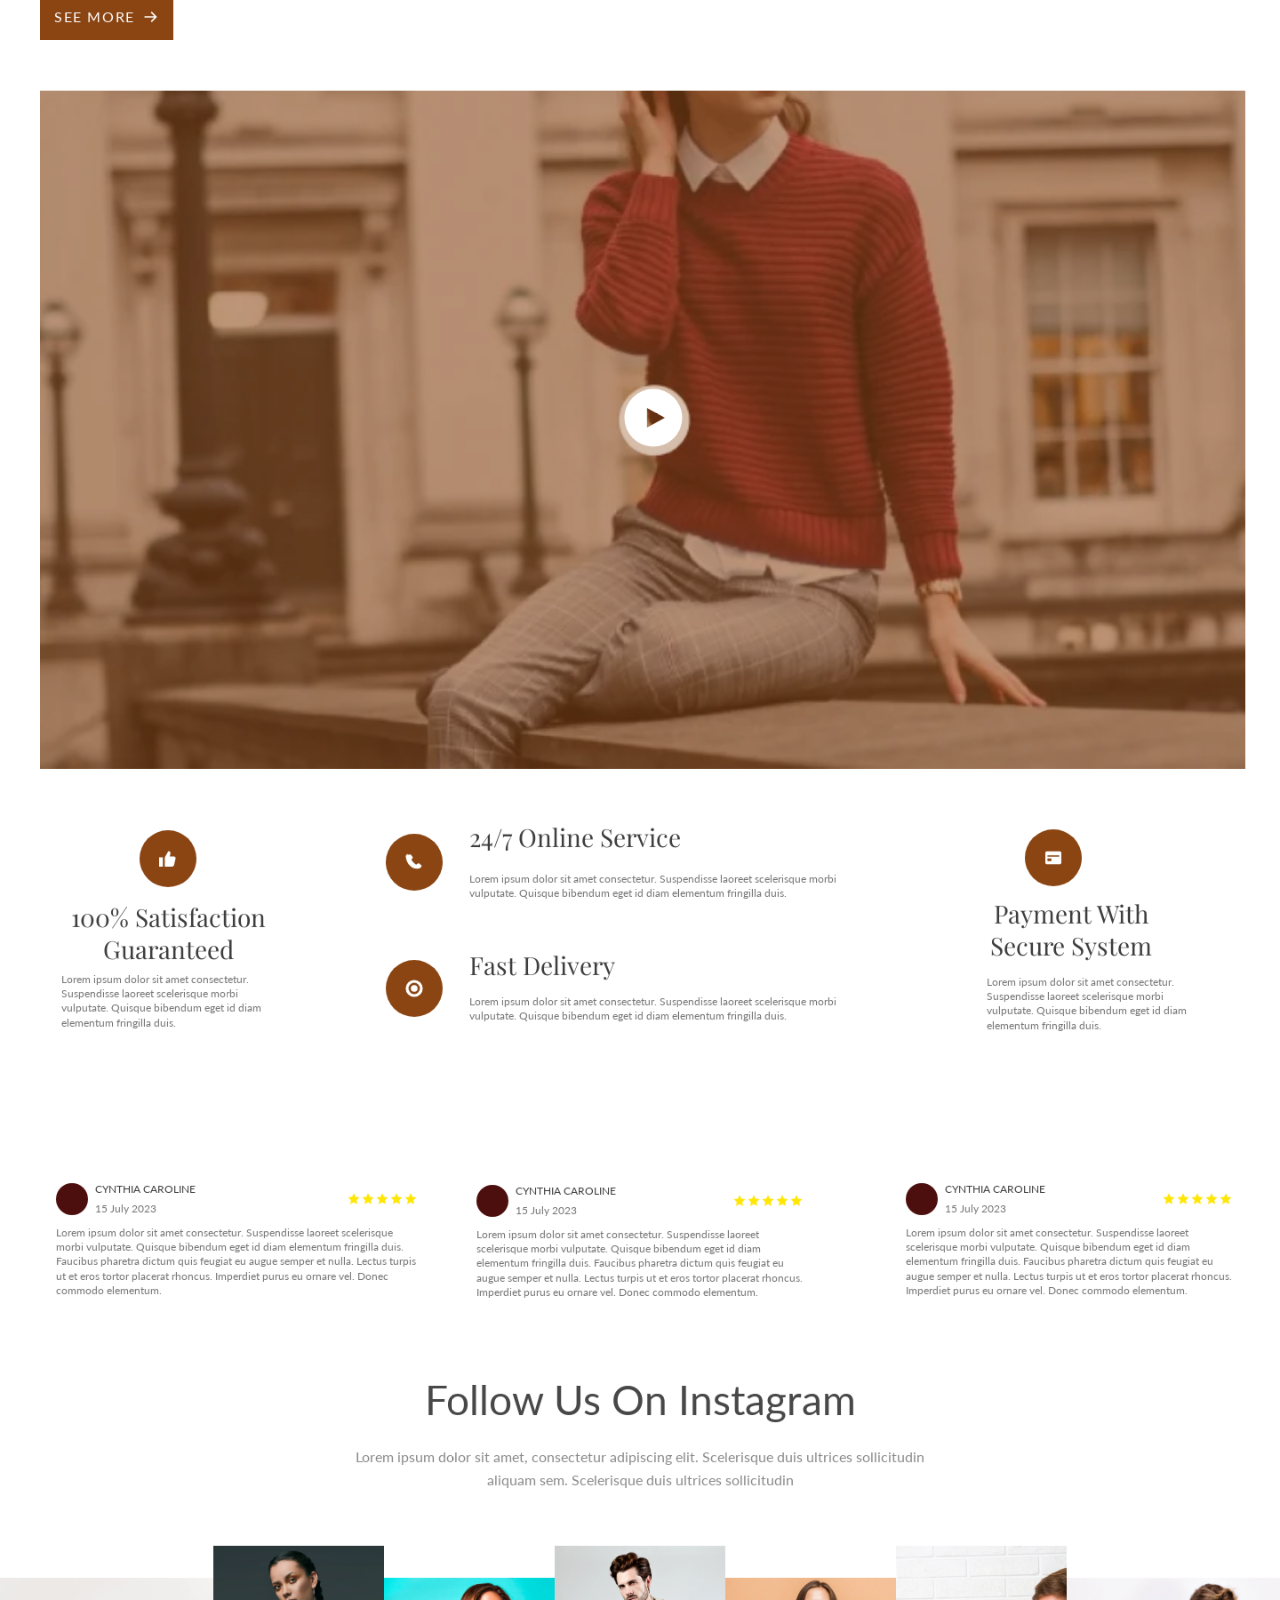
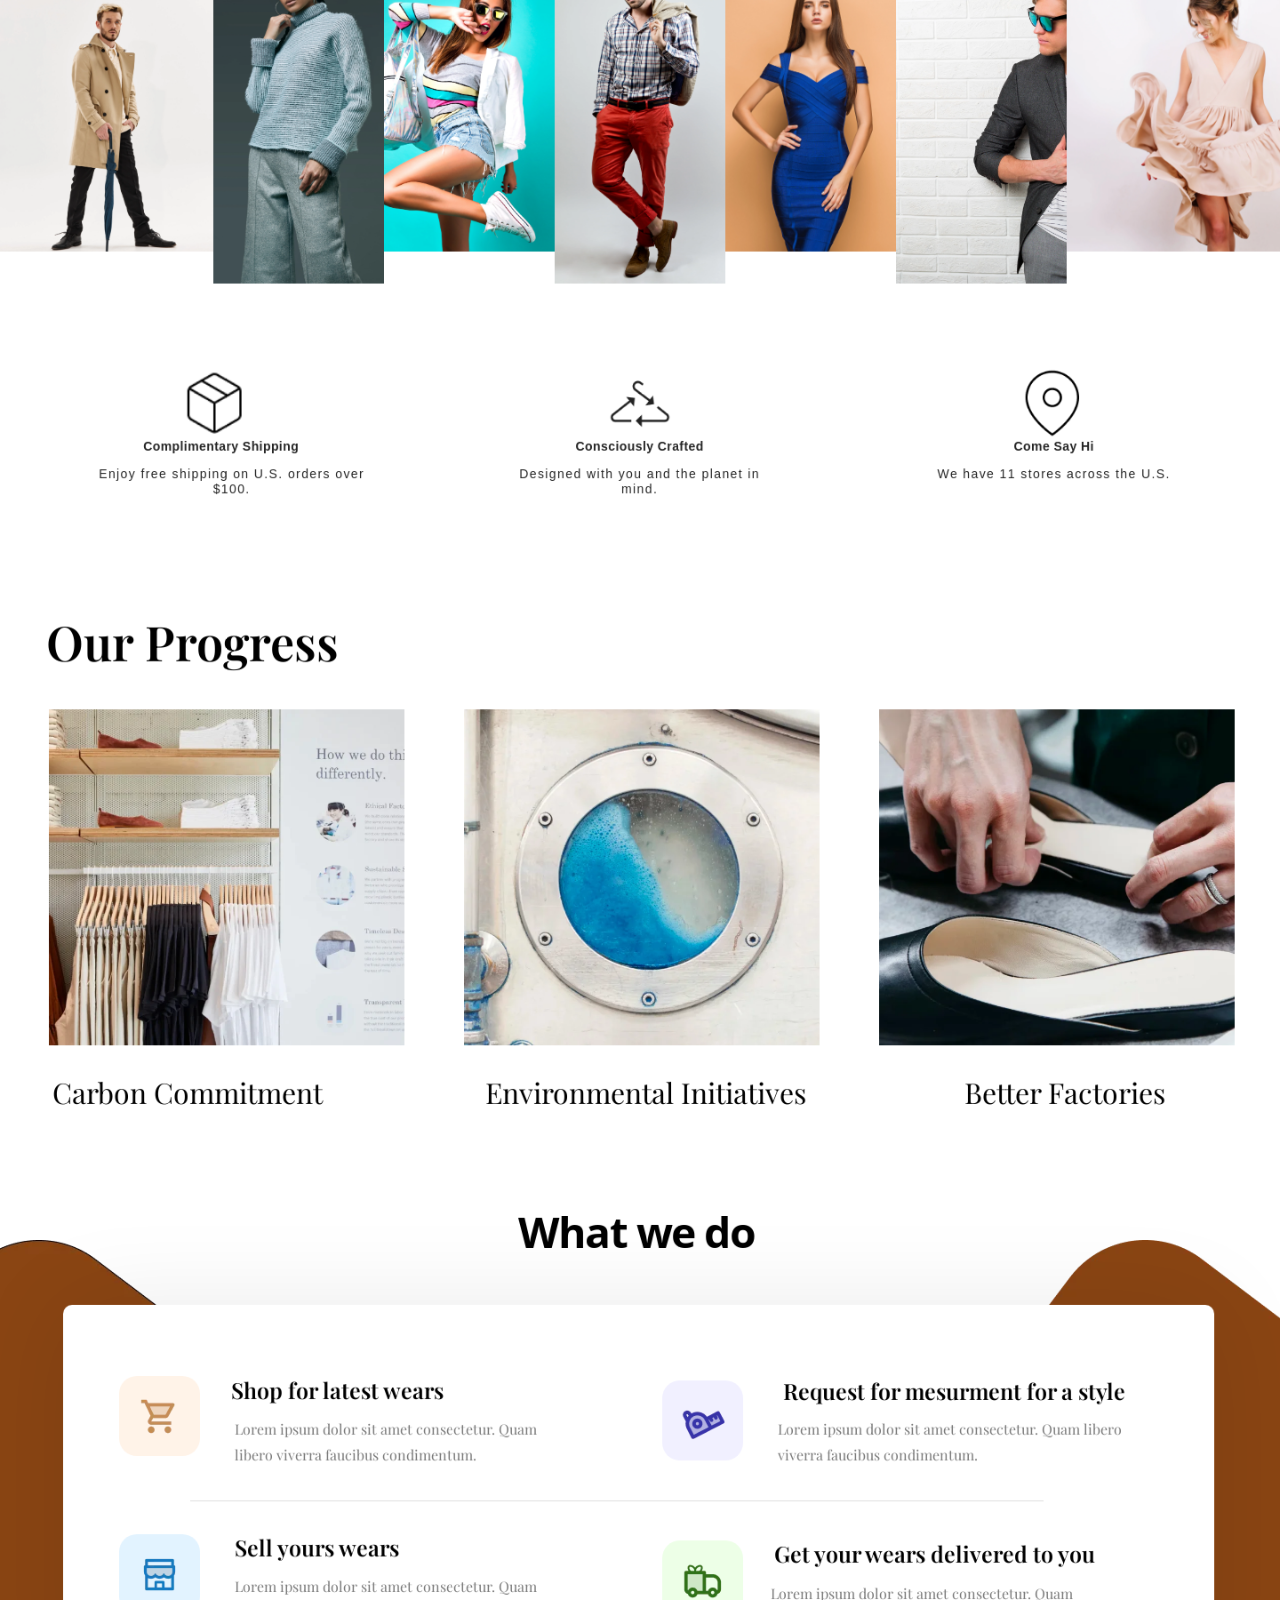
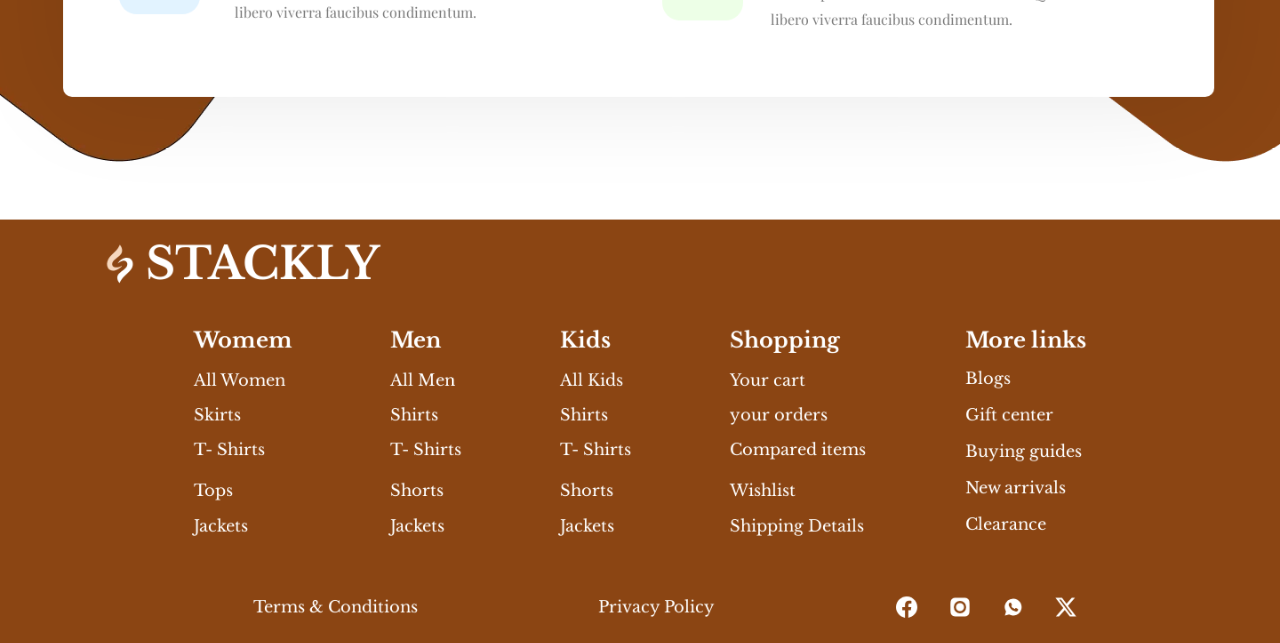
<file: html/index.html>
﻿<!DOCTYPE html>
<html lang="en" class="pg-index">
<head>
<link rel="icon" href="../assets/brand-logo.svg" type="image/svg+xml">
<meta charset="UTF-8">
<meta name="viewport" content="width=device-width, initial-scale=1">
<title>Stackly — Home</title>
  <link rel="preload" href="../assets/hero.webp" as="image" type="image/webp">
  <meta name="theme-color" content="#8b4513">
<link rel="preconnect" href="https://fonts.googleapis.com">
<link rel="preconnect" href="https://fonts.gstatic.com" crossorigin>
<link href="https://fonts.googleapis.com/css2?family=Libre+Baskerville:wght@400;700&family=Lato:wght@300;400;700;900&family=Open+Sans:wght@400;600;700&family=Playfair+Display:wght@400;500;600;700&display=swap" rel="stylesheet" media="print" onload="this.media='all'; this.onload=null"><noscript><link href="https://fonts.googleapis.com/css2?family=Libre+Baskerville:wght@400;700&family=Lato:wght@300;400;700;900&family=Open+Sans:wght@400;600;700&family=Playfair+Display:wght@400;500;600;700&display=swap" rel="stylesheet"></noscript>
  <link rel="stylesheet" href="../css/stackly.css">
  
</head>
<body>
<div class="stage s357">
<div class="canvas s358">

  <!-- ==================================================== HERO  (0,0 1440x1024) -->
  <div class="slot s359" data-img="hero">
    <p class="hero__eyebrow s360">made in Indonesia, dedicated to Indonesia</p>
    <h1 class="hero__title s361">Discover the Art of Dressing Up</h1>
    <a class="hero__btn s362" href="#">Get started</a>
  </div>

  <div class="banner s363">
    <p class="banner__text">Discount 20% For New Member, <strong>ONLY FOR TODAY</strong>!!</p>
    <button class="banner__close" aria-label="Close">
      <svg viewBox="0 0 24 24" width="20" height="20" fill="none" stroke="#fff" stroke-width="2" stroke-linecap="round"><path d="M6 6l12 12M18 6L6 18"/></svg>
    </button>
  </div>

  <div class="logo s364"><svg class="brand-logo-icon s365" viewBox="398 82 212 290" width="38" height="46" xmlns="http://www.w3.org/2000/svg"><path fill="#8b4513" d="M419.713867,256.179962   C408.001251,235.739304 410.215973,215.613876 419.889709,195.679504   C426.373138,182.319229 436.255493,171.444672 446.508270,160.904480   C457.075165,150.041229 468.783997,140.348602 478.792694,128.896606   C487.411407,119.035004 494.797852,108.464394 500.031921,96.425682   C500.738983,94.799370 501.001617,92.854477 502.785980,91.712807   C503.214905,91.838028 503.879059,91.821617 504.103485,92.127670   C514.526489,106.341171 522.003967,121.483376 518.287415,139.859406   C515.933533,151.498276 508.987885,160.308563 500.296600,167.942245   C487.788574,178.928223 473.634369,187.949692 462.046570,200.037262   C456.219025,206.116135 451.191589,212.659836 449.149933,221.054688   C445.376373,236.570572 454.272034,249.198563 470.197021,250.779221   C485.241028,252.272446 499.302216,248.880798 512.632202,241.996979   C514.021362,241.279602 515.213196,239.793518 517.062500,240.547546   C517.833252,242.063324 516.690857,242.794266 515.917847,243.562866   C502.480865,256.923462 487.519073,267.973206 468.591339,271.949402   C447.923096,276.291199 431.269562,272.383606 419.713867,256.179962  z"/><path fill="#1a1a1a" d="M536.351807,311.352905   C521.089722,325.623138 508.631836,341.451172 501.644409,361.304535   C500.580017,360.856842 499.799347,360.777496 499.458496,360.348633   C491.323975,350.113098 485.458466,338.909088 484.707672,325.531189   C484.034546,313.536499 489.236786,303.909576 496.947052,295.363251   C506.737030,284.511749 519.089050,276.702271 530.329102,267.573334   C539.676453,259.981689 548.930542,252.352356 553.649658,240.719803   C556.247925,234.315125 556.803040,227.722214 555.167542,221.122284   C551.964783,208.197189 539.399353,200.886032 526.174622,203.877502   C513.911682,206.651428 503.242737,212.702515 493.079834,219.823700   C492.039246,220.552856 491.267578,221.851700 489.661957,221.557190   C488.659760,220.289383 489.653076,219.345703 490.287292,218.480408   C503.850159,199.976334 521.506714,187.674316 544.321167,183.636948   C574.742554,178.253418 599.437622,199.883118 594.804749,234.346802   C592.539368,251.198425 583.628967,264.794067 572.581299,277.156372   C561.558105,289.491241 548.610413,299.803345 536.351807,311.352905  z"/></svg><b>S</b>TACKLY</div>

  <nav class="nav">
    <a class="nav__link is-active s366" href="index.html">Home</a>
    <a class="nav__link s367" href="about.html">About</a>
    <a class="nav__link s368" href="shop.html">Shop</a>
    <a class="nav__link s369" href="product.html">Product details</a>
    <a class="nav__link s370" href="blog.html">Blog</a>
    <a class="nav__link s371" href="contact.html">Contact</a>
  </nav>

  <form class="search s372" onsubmit="return false;">
    <svg viewBox="0 0 24 24" width="16" height="16" fill="none" stroke="#b6b6b6" stroke-width="1.5" stroke-linecap="round"><circle cx="11" cy="11" r="7"/><path d="M20 20l-3.4-3.4"/></svg>
    <input type="text" placeholder="Search" aria-label="Search">
  </form>
  <button class="nav-icon s373" aria-label="Account">
    <svg viewBox="0 0 24 24" width="24" height="24" fill="none" stroke="#3e3e3e" stroke-width="1.5" stroke-linecap="round" stroke-linejoin="round"><path d="M12 12a4 4 0 1 0 0-8 4 4 0 0 0 0 8z"/><path d="M4.5 20a7.5 7.5 0 0 1 15 0"/></svg>
  </button>
  <button class="nav-icon s374" aria-label="Cart">
    <svg viewBox="0 0 24 24" width="24" height="24" fill="none" stroke="#3e3e3e" stroke-width="1.5" stroke-linecap="round" stroke-linejoin="round"><path d="M3 4h2.2l2.3 10.5h9.6L19.5 7H6.3"/><circle cx="9.5" cy="19" r="1.4"/><circle cx="17" cy="19" r="1.4"/></svg>
  </button>

      
  <div class="promo s375">
    <div class="slot s376" data-img="promoTop"></div>
    <div class="promo__body promo__body--l">
      <div class="promo__head">
        <h4>WOMEN TOP</h4>
        <p>₹1,499</p>
      </div>
      <a class="promo__link" href="#">SHOP NOW</a>
    </div>
  </div>

  <div class="promo s377">
    <div class="promo__body promo__body--r">
      <div class="promo__head">
        <h4>WOMEN JACKET</h4>
        <p>₹2,999</p>
      </div>
      <a class="promo__link" href="#">SHOP NOW</a>
    </div>
    <div class="slot s378" data-img="promoJacket"></div>
  </div>

  <div class="scroll s379">
    <span>scroll down</span>
    <svg viewBox="0 0 24 24" width="24" height="24" fill="none" stroke="#fff" stroke-width="1.5" stroke-linecap="round" stroke-linejoin="round"><path d="M7 8l5 5 5-5"/><path d="M7 13l5 5 5-5"/></svg>
  </div>

  <!-- ==================================================== CATEGORIES -->
  <div class="slot s380" data-img="catWoman"><i class="ov s381"></i><div class="cat-label s382">formal woman</div></div>

  <div class="slot s383" data-img="catMan"><i class="ov s384"></i><div class="cat-label s385">formal Men</div></div>

  <div class="slot s386" data-img="catCasual"><i class="ov s387"></i><div class="cat-label s388">Casual Style</div></div>

  <!-- ==================================================== TITLE 1 -->
  <h2 class="section-title s389">the best dress for the best woman</h2>

  <!-- ==================================================== PRODUCTS 1 -->
  <article class="product s390">
    <div class="slot s391" data-img="p1"></div>
    <span class="badge"><svg viewBox="0 0 24 24" width="16" height="16" fill="#ffe605"><path d="M12 2l2.9 6.3 6.8.8-5 4.6 1.3 6.8L12 17.3 6 20.5l1.3-6.8-5-4.6 6.8-.8L12 2z"/></svg>4.95</span>
    <p class="product__cat">Product Category</p>
    <h3 class="product__name">TEES</h3>
    <p class="product__price">₹799</p>
  </article>

  <article class="product s392">
    <div class="slot s393" data-img="p2"></div>
    <span class="badge"><svg viewBox="0 0 24 24" width="16" height="16" fill="#ffe605"><path d="M12 2l2.9 6.3 6.8.8-5 4.6 1.3 6.8L12 17.3 6 20.5l1.3-6.8-5-4.6 6.8-.8L12 2z"/></svg>4.95</span>
    <p class="product__cat">Product Category</p>
    <h3 class="product__name">WOMEN DENIM JACKET</h3>
    <p class="product__price">₹3,499</p>
  </article>

  <article class="product s394">
    <div class="slot s395" data-img="p3"></div>
    <span class="badge"><svg viewBox="0 0 24 24" width="16" height="16" fill="#ffe605"><path d="M12 2l2.9 6.3 6.8.8-5 4.6 1.3 6.8L12 17.3 6 20.5l1.3-6.8-5-4.6 6.8-.8L12 2z"/></svg>4.95</span>
    <p class="product__cat">Product Category</p>
    <h3 class="product__name">WOMEN TOP</h3>
    <p class="product__price">₹1,499</p>
  </article>

  <article class="product s396">
    <div class="slot s397" data-img="p4"></div>
    <span class="badge"><svg viewBox="0 0 24 24" width="16" height="16" fill="#ffe605"><path d="M12 2l2.9 6.3 6.8.8-5 4.6 1.3 6.8L12 17.3 6 20.5l1.3-6.8-5-4.6 6.8-.8L12 2z"/></svg>4.95</span>
    <p class="product__cat">Product Category</p>
    <h3 class="product__name">HOLIDAY OUTFIT</h3>
    <p class="product__price">₹2,799</p>
  </article>

  <a class="btn-more s398" href="#">
    <span>SEE MORE</span>
    <svg viewBox="0 0 24 24" width="20" height="20" fill="#fff"><path d="M13.4 4.6L20.8 12l-7.4 7.4-1.4-1.4 5-5H3.2v-2h13.8l-5-5 1.4-1.4z"/></svg>
  </a>

  <!-- ==================================================== TITLE 2 -->
  <h2 class="section-title s399">Best outfit for your happiness </h2>

  <!-- ==================================================== PRODUCTS 2 -->
  <article class="product s400">
    <div class="slot s401" data-img="p5"></div>
    <span class="badge"><svg viewBox="0 0 24 24" width="16" height="16" fill="#ffe605"><path d="M12 2l2.9 6.3 6.8.8-5 4.6 1.3 6.8L12 17.3 6 20.5l1.3-6.8-5-4.6 6.8-.8L12 2z"/></svg>4.95</span>
    <p class="product__cat">Product Category</p>
    <h3 class="product__name">Black Shirt</h3>
    <p class="product__price">₹1,299</p>
  </article>

  <article class="product s402">
    <div class="slot s403" data-img="p6"></div>
    <span class="badge"><svg viewBox="0 0 24 24" width="16" height="16" fill="#ffe605"><path d="M12 2l2.9 6.3 6.8.8-5 4.6 1.3 6.8L12 17.3 6 20.5l1.3-6.8-5-4.6 6.8-.8L12 2z"/></svg>4.95</span>
    <p class="product__cat">Product Category</p>
    <h3 class="product__name">T-Shirt</h3>
    <p class="product__price">₹699</p>
  </article>

  <article class="product s404">
    <div class="slot s405" data-img="p7"></div>
    <span class="badge"><svg viewBox="0 0 24 24" width="16" height="16" fill="#ffe605"><path d="M12 2l2.9 6.3 6.8.8-5 4.6 1.3 6.8L12 17.3 6 20.5l1.3-6.8-5-4.6 6.8-.8L12 2z"/></svg>4.95</span>
    <p class="product__cat">Product Category</p>
    <h3 class="product__name">Women Pant</h3>
    <p class="product__price">₹1,899</p>
  </article>

  <article class="product s406">
    <div class="slot s407" data-img="p8"></div>
    <span class="badge"><svg viewBox="0 0 24 24" width="16" height="16" fill="#ffe605"><path d="M12 2l2.9 6.3 6.8.8-5 4.6 1.3 6.8L12 17.3 6 20.5l1.3-6.8-5-4.6 6.8-.8L12 2z"/></svg>4.95</span>
    <p class="product__cat">Product Category</p>
    <h3 class="product__name">Outerwear</h3>
    <p class="product__price">₹3,999</p>
  </article>

  <a class="btn-more s408" href="#">
    <span>SEE MORE</span>
    <svg viewBox="0 0 24 24" width="20" height="20" fill="#fff"><path d="M13.4 4.6L20.8 12l-7.4 7.4-1.4-1.4 5-5H3.2v-2h13.8l-5-5 1.4-1.4z"/></svg>
  </a>

  <!-- ==================================================== VIDEO -->
  <div class="slot s409" data-img="video">
    <i class="ov s410"></i>
    <button class="play" aria-label="Play video">
      <svg viewBox="0 0 24 24" width="78" height="78" fill="#fff" fill-rule="evenodd" clip-rule="evenodd"><path d="M12 2a10 10 0 1 0 0 20 10 10 0 0 0 0-20zm-2.2 6.6v6.8L16 12l-6.2-3.4z"/></svg>
    </button>
  </div>

  <!-- ==================================================== FEATURES -->
  <div class="feat-card s411">
    <span class="feat-ic">
      <svg viewBox="0 0 24 24" width="24" height="24" fill="#fff"><path d="M2 10.5h4.2V21H2zM8.4 21h8.1a2.4 2.4 0 0 0 2.3-1.8l1.7-7.2A2 2 0 0 0 18.6 9.6H14l.7-3.2A2.4 2.4 0 0 0 12.4 3.4L8.4 10.5V21z"/></svg>
    </span>
    <h4 class="feat-t s412">100% Satisfaction Guaranteed  </h4>
    <p class="feat-d">Lorem ipsum dolor sit amet consectetur. Suspendisse laoreet scelerisque morbi vulputate. Quisque bibendum eget id diam elementum fringilla duis. </p>
  </div>

  <span class="feat-ic s413">
    <svg viewBox="0 0 24 24" width="24" height="24" fill="#fff"><path d="M6.6 3.4c.5-.4 1.2-.3 1.6.2l1.8 2.2c.4.5.4 1.2.1 1.7l-1 1.3c-.2.3-.2.7 0 1a13.6 13.6 0 0 0 4.6 4.6c.3.2.7.2 1 0l1.3-1c.5-.3 1.2-.3 1.7.1l2.2 1.8c.5.4.6 1.1.2 1.6l-1.1 1.4c-.4.5-1 .8-1.7.7C10.4 21.1 2.9 13.6 2.5 5.4c-.1-.7.2-1.3.7-1.7l1.6-1.2-.2.9z"/></svg>
  </span>
  <h4 class="feat-t s414">24/7 Online Service</h4>
  <p class="feat-d s415">Lorem ipsum dolor sit amet consectetur. Suspendisse laoreet scelerisque morbi vulputate. Quisque bibendum eget id diam elementum fringilla duis. </p>

  <span class="feat-ic s416">
    <svg viewBox="0 0 24 24" width="24" height="24" fill="#fff"><path d="M12 2.4a9.6 9.6 0 1 0 0 19.2 9.6 9.6 0 0 0 0-19.2zm0 3.2a6.4 6.4 0 1 1 0 12.8 6.4 6.4 0 0 1 0-12.8zm0 2.6a3.8 3.8 0 1 0 0 7.6 3.8 3.8 0 0 0 0-7.6z"/></svg>
  </span>
  <h4 class="feat-t s417">Fast Delivery</h4>
  <p class="feat-d s418">Lorem ipsum dolor sit amet consectetur. Suspendisse laoreet scelerisque morbi vulputate. Quisque bibendum eget id diam elementum fringilla duis. </p>

  <span class="feat-ic s419">
    <svg viewBox="0 0 24 24" width="24" height="24" fill="#fff"><path d="M3 6.6c0-1 .8-1.8 1.8-1.8h14.4c1 0 1.8.8 1.8 1.8v10.8c0 1-.8 1.8-1.8 1.8H4.8c-1 0-1.8-.8-1.8-1.8V6.6zm2.4 2.6v1.6h13.2V9.2H5.4zm0 3.6v3h4.4v-3H5.4z"/></svg>
  </span>
  <h4 class="feat-t s420">Payment With Secure System</h4>
  <p class="feat-d s421">Lorem ipsum dolor sit amet consectetur. Suspendisse laoreet scelerisque morbi vulputate. Quisque bibendum eget id diam elementum fringilla duis. </p>

  <!-- ==================================================== TESTIMONIALS -->
  <article class="tcard s422">
    <div class="tcard__row">
      <div class="tcard__who">
        <span class="tcard__av"></span>
        <div>
          <p class="tcard__name">Cynthia caroline</p>
          <p class="tcard__date">15 July 2023</p>
        </div>
      </div>
      <div class="stars">
        <svg viewBox="0 0 24 24" width="16" height="16" fill="#ffe605"><path d="M12 2l2.9 6.3 6.8.8-5 4.6 1.3 6.8L12 17.3 6 20.5l1.3-6.8-5-4.6 6.8-.8L12 2z"/></svg>
        <svg viewBox="0 0 24 24" width="16" height="16" fill="#ffe605"><path d="M12 2l2.9 6.3 6.8.8-5 4.6 1.3 6.8L12 17.3 6 20.5l1.3-6.8-5-4.6 6.8-.8L12 2z"/></svg>
        <svg viewBox="0 0 24 24" width="16" height="16" fill="#ffe605"><path d="M12 2l2.9 6.3 6.8.8-5 4.6 1.3 6.8L12 17.3 6 20.5l1.3-6.8-5-4.6 6.8-.8L12 2z"/></svg>
        <svg viewBox="0 0 24 24" width="16" height="16" fill="#ffe605"><path d="M12 2l2.9 6.3 6.8.8-5 4.6 1.3 6.8L12 17.3 6 20.5l1.3-6.8-5-4.6 6.8-.8L12 2z"/></svg>
        <svg viewBox="0 0 24 24" width="16" height="16" fill="#ffe605"><path d="M12 2l2.9 6.3 6.8.8-5 4.6 1.3 6.8L12 17.3 6 20.5l1.3-6.8-5-4.6 6.8-.8L12 2z"/></svg>
      </div>
    </div>
    <p class="tcard__text">Lorem ipsum dolor sit amet consectetur. Suspendisse laoreet scelerisque morbi vulputate. Quisque bibendum eget id diam elementum fringilla duis. Faucibus pharetra dictum quis feugiat eu augue semper et nulla. Lectus turpis ut et eros tortor placerat rhoncus. Imperdiet purus eu ornare vel. Donec commodo elementum.</p>
  </article>

  <article class="tcard s423">
    <div class="tcard__row">
      <div class="tcard__who">
        <span class="tcard__av"></span>
        <div>
          <p class="tcard__name">Cynthia caroline</p>
          <p class="tcard__date">15 July 2023</p>
        </div>
      </div>
      <div class="stars">
        <svg viewBox="0 0 24 24" width="16" height="16" fill="#ffe605"><path d="M12 2l2.9 6.3 6.8.8-5 4.6 1.3 6.8L12 17.3 6 20.5l1.3-6.8-5-4.6 6.8-.8L12 2z"/></svg>
        <svg viewBox="0 0 24 24" width="16" height="16" fill="#ffe605"><path d="M12 2l2.9 6.3 6.8.8-5 4.6 1.3 6.8L12 17.3 6 20.5l1.3-6.8-5-4.6 6.8-.8L12 2z"/></svg>
        <svg viewBox="0 0 24 24" width="16" height="16" fill="#ffe605"><path d="M12 2l2.9 6.3 6.8.8-5 4.6 1.3 6.8L12 17.3 6 20.5l1.3-6.8-5-4.6 6.8-.8L12 2z"/></svg>
        <svg viewBox="0 0 24 24" width="16" height="16" fill="#ffe605"><path d="M12 2l2.9 6.3 6.8.8-5 4.6 1.3 6.8L12 17.3 6 20.5l1.3-6.8-5-4.6 6.8-.8L12 2z"/></svg>
        <svg viewBox="0 0 24 24" width="16" height="16" fill="#ffe605"><path d="M12 2l2.9 6.3 6.8.8-5 4.6 1.3 6.8L12 17.3 6 20.5l1.3-6.8-5-4.6 6.8-.8L12 2z"/></svg>
      </div>
    </div>
    <p class="tcard__text">Lorem ipsum dolor sit amet consectetur. Suspendisse laoreet scelerisque morbi vulputate. Quisque bibendum eget id diam elementum fringilla duis. Faucibus pharetra dictum quis feugiat eu augue semper et nulla. Lectus turpis ut et eros tortor placerat rhoncus. Imperdiet purus eu ornare vel. Donec commodo elementum.</p>
  </article>

  <article class="tcard s424">
    <div class="tcard__row">
      <div class="tcard__who">
        <span class="tcard__av"></span>
        <div>
          <p class="tcard__name">Cynthia caroline</p>
          <p class="tcard__date">15 July 2023</p>
        </div>
      </div>
      <div class="stars">
        <svg viewBox="0 0 24 24" width="16" height="16" fill="#ffe605"><path d="M12 2l2.9 6.3 6.8.8-5 4.6 1.3 6.8L12 17.3 6 20.5l1.3-6.8-5-4.6 6.8-.8L12 2z"/></svg>
        <svg viewBox="0 0 24 24" width="16" height="16" fill="#ffe605"><path d="M12 2l2.9 6.3 6.8.8-5 4.6 1.3 6.8L12 17.3 6 20.5l1.3-6.8-5-4.6 6.8-.8L12 2z"/></svg>
        <svg viewBox="0 0 24 24" width="16" height="16" fill="#ffe605"><path d="M12 2l2.9 6.3 6.8.8-5 4.6 1.3 6.8L12 17.3 6 20.5l1.3-6.8-5-4.6 6.8-.8L12 2z"/></svg>
        <svg viewBox="0 0 24 24" width="16" height="16" fill="#ffe605"><path d="M12 2l2.9 6.3 6.8.8-5 4.6 1.3 6.8L12 17.3 6 20.5l1.3-6.8-5-4.6 6.8-.8L12 2z"/></svg>
        <svg viewBox="0 0 24 24" width="16" height="16" fill="#ffe605"><path d="M12 2l2.9 6.3 6.8.8-5 4.6 1.3 6.8L12 17.3 6 20.5l1.3-6.8-5-4.6 6.8-.8L12 2z"/></svg>
      </div>
    </div>
    <p class="tcard__text">Lorem ipsum dolor sit amet consectetur. Suspendisse laoreet scelerisque morbi vulputate. Quisque bibendum eget id diam elementum fringilla duis. Faucibus pharetra dictum quis feugiat eu augue semper et nulla. Lectus turpis ut et eros tortor placerat rhoncus. Imperdiet purus eu ornare vel. Donec commodo elementum.</p>
  </article>

  <!-- ==================================================== INSTAGRAM -->
  <h2 class="ig__t s425">Follow Us On Instagram</h2>
  <p class="ig__sub s426">Lorem ipsum dolor sit amet, consectetur adipiscing elit. Scelerisque duis ultrices sollicitudin aliquam sem. Scelerisque duis ultrices sollicitudin </p>

  <div class="slot s427" data-img="ig1"></div>
  <div class="slot s428" data-img="ig2"></div>
  <div class="slot s429" data-img="ig3"></div>
  <div class="slot s430" data-img="ig4"></div>
  <div class="slot s431" data-img="ig5"></div>
  <div class="slot s432" data-img="ig6"></div>
  <div class="slot s433" data-img="ig7"></div>

  <!-- ==================================================== SERVICES -->
  <div class="slot s434" data-img="s1"></div>
  <h5 class="svc__t s435">Complimentary Shipping</h5>
  <p class="svc__d s436">Enjoy free shipping on U.S. orders over $100.</p>

  <div class="slot s437" data-img="s2"></div>
  <h5 class="svc__t s438">Consciously Crafted</h5>
  <p class="svc__d s439">Designed with you and the planet in mind.</p>

  <div class="slot s440" data-img="s3"></div>
  <h5 class="svc__t s441">Come Say Hi</h5>
  <p class="svc__d s442">We have 11 stores across the U.S.</p>

  <!-- ==================================================== OUR PROGRESS -->
  <h2 class="pr__t s443">Our Progress</h2>
  <div class="slot s444" data-img="pr1"></div>
  <h3 class="pr__c s445">Carbon Commitment</h3>
  <div class="slot s446" data-img="pr2"></div>
  <h3 class="pr__c s447">Environmental Initiatives</h3>
  <div class="slot s448" data-img="pr3"></div>
  <h3 class="pr__c s449">Better Factories</h3>

  <!-- ==================================================== WHAT WE DO -->
  <h2 class="wwd__t s450">What we do</h2>
  <img loading="lazy" decoding="async" class="wwd__blob s451" src="../assets/wwd-wing-left.webp" alt="">
  <img loading="lazy" decoding="async" class="wwd__blob s452" src="../assets/wwd-wing-right.webp" alt="">
  <div class="wwd__card s453"></div>
  <div class="wwd__line s454"></div>

  <span class="wwd__ic s455">
    <img loading="lazy" decoding="async" src="../assets/wwd-ic-cart.webp" width="45" height="45" alt="">
  </span>
  <h4 class="wwd__it s456">Shop for latest wears</h4>
  <p class="wwd__id s457">Lorem ipsum dolor sit amet consectetur. Quam libero viverra faucibus condimentum.</p>

  <span class="wwd__ic s458">
    <img loading="lazy" decoding="async" src="../assets/wwd-ic-tape.webp" width="61" height="61" alt="">
  </span>
  <h4 class="wwd__it s459">Request for mesurment for a style</h4>
  <p class="wwd__id s460">Lorem ipsum dolor sit amet consectetur. Quam libero viverra faucibus condimentum.</p>

  <span class="wwd__ic s461">
    <img loading="lazy" decoding="async" src="../assets/wwd-ic-shop.webp" width="45" height="45" alt="">
  </span>
  <h4 class="wwd__it s462">Sell yours wears</h4>
  <p class="wwd__id s463">Lorem ipsum dolor sit amet consectetur. Quam libero viverra faucibus condimentum.</p>

  <span class="wwd__ic s464">
    <img loading="lazy" decoding="async" src="../assets/wwd-ic-truck.webp" width="45" height="45" alt="">
  </span>
  <h4 class="wwd__it s465">Get your wears delivered to you</h4>
  <p class="wwd__id s466">Lorem ipsum dolor sit amet consectetur. Quam libero viverra faucibus condimentum.</p>

  <!-- ==================================================== FOOTER (0,7447 1440x476) -->
  <footer class="footer s467">
    <div class="footer__logo s468"><svg class="brand-logo-icon s469" viewBox="398 82 212 290" width="36" height="44" xmlns="http://www.w3.org/2000/svg"><path fill="#f6d7bd" d="M419.713867,256.179962   C408.001251,235.739304 410.215973,215.613876 419.889709,195.679504   C426.373138,182.319229 436.255493,171.444672 446.508270,160.904480   C457.075165,150.041229 468.783997,140.348602 478.792694,128.896606   C487.411407,119.035004 494.797852,108.464394 500.031921,96.425682   C500.738983,94.799370 501.001617,92.854477 502.785980,91.712807   C503.214905,91.838028 503.879059,91.821617 504.103485,92.127670   C514.526489,106.341171 522.003967,121.483376 518.287415,139.859406   C515.933533,151.498276 508.987885,160.308563 500.296600,167.942245   C487.788574,178.928223 473.634369,187.949692 462.046570,200.037262   C456.219025,206.116135 451.191589,212.659836 449.149933,221.054688   C445.376373,236.570572 454.272034,249.198563 470.197021,250.779221   C485.241028,252.272446 499.302216,248.880798 512.632202,241.996979   C514.021362,241.279602 515.213196,239.793518 517.062500,240.547546   C517.833252,242.063324 516.690857,242.794266 515.917847,243.562866   C502.480865,256.923462 487.519073,267.973206 468.591339,271.949402   C447.923096,276.291199 431.269562,272.383606 419.713867,256.179962  z"/><path fill="#ffffff" d="M536.351807,311.352905   C521.089722,325.623138 508.631836,341.451172 501.644409,361.304535   C500.580017,360.856842 499.799347,360.777496 499.458496,360.348633   C491.323975,350.113098 485.458466,338.909088 484.707672,325.531189   C484.034546,313.536499 489.236786,303.909576 496.947052,295.363251   C506.737030,284.511749 519.089050,276.702271 530.329102,267.573334   C539.676453,259.981689 548.930542,252.352356 553.649658,240.719803   C556.247925,234.315125 556.803040,227.722214 555.167542,221.122284   C551.964783,208.197189 539.399353,200.886032 526.174622,203.877502   C513.911682,206.651428 503.242737,212.702515 493.079834,219.823700   C492.039246,220.552856 491.267578,221.851700 489.661957,221.557190   C488.659760,220.289383 489.653076,219.345703 490.287292,218.480408   C503.850159,199.976334 521.506714,187.674316 544.321167,183.636948   C574.742554,178.253418 599.437622,199.883118 594.804749,234.346802   C592.539368,251.198425 583.628967,264.794067 572.581299,277.156372   C561.558105,289.491241 548.610413,299.803345 536.351807,311.352905  z"/></svg>STACKLY</div>

    <div class="fcol s470">
      <h6>Womem</h6>
      <ul>
        <li><a href="#">All Women</a></li>
        <li><a href="#">Skirts</a></li>
        <li><a href="#">T- Shirts</a></li>
        <li><a href="#">Tops</a></li>
        <li><a href="#">Jackets</a></li>
      </ul>
    </div>

    <div class="fcol s471">
      <h6>Men</h6>
      <ul>
        <li><a href="#">All Men</a></li>
        <li><a href="#">Shirts</a></li>
        <li><a href="#">T- Shirts</a></li>
        <li><a href="#">Shorts</a></li>
        <li><a href="#">Jackets</a></li>
      </ul>
    </div>

    <div class="fcol s472">
      <h6>Kids</h6>
      <ul>
        <li><a href="#">All Kids</a></li>
        <li><a href="#">Shirts</a></li>
        <li><a href="#">T- Shirts</a></li>
        <li><a href="#">Shorts</a></li>
        <li><a href="#">Jackets</a></li>
      </ul>
    </div>

    <div class="fcol s473">
      <h6>Shopping</h6>
      <ul>
        <li><a href="#">Your cart</a></li>
        <li><a href="#">your orders</a></li>
        <li><a href="#">Compared items</a></li>
        <li><a href="#">Wishlist</a></li>
        <li><a href="#">Shipping Details</a></li>
      </ul>
    </div>

    <div class="fcol fcol--ml s474">
      <h6>More links</h6>
      <ul>
        <li><a href="#">Blogs</a></li>
        <li><a href="#">Gift center</a></li>
        <li><a href="#">Buying guides</a></li>
        <li><a href="#">New arrivals</a></li>
        <li><a href="#">Clearance</a></li>
      </ul>
    </div>

    <a class="footer__legal s475" href="#">Terms &amp; Conditions</a>
    <a class="footer__legal s476" href="#">Privacy Policy</a>

    <div class="socials s477">
      <a href="#" aria-label="Facebook" class="soc s478">
        <svg viewBox="0 0 24 24" width="24" height="24" fill="#fff"><path d="M24 12.073c0-6.627-5.373-12-12-12s-12 5.373-12 12c0 5.99 4.388 10.954 10.125 11.854v-8.385H7.078v-3.47h3.047V9.43c0-3.007 1.792-4.669 4.533-4.669 1.312 0 2.686.235 2.686.235v2.953H15.83c-1.491 0-1.956.925-1.956 1.874v2.25h3.328l-.532 3.47h-2.796v8.385C19.612 23.027 24 18.062 24 12.073z"/></svg>
      </a>
      <a href="#" aria-label="Instagram" class="soc s479">
        <svg viewBox="0 0 24 24" width="26" height="26" fill="#fff"><path d="M12 2.2c3.2 0 3.6 0 4.8.1 1.2.1 1.9.2 2.3.4.6.2 1 .5 1.4.9.4.4.7.8.9 1.4.2.4.4 1.1.4 2.3.1 1.2.1 1.6.1 4.7s0 3.5-.1 4.7c-.1 1.2-.2 1.9-.4 2.3-.2.6-.5 1-.9 1.4-.4.4-.8.7-1.4.9-.4.2-1.1.4-2.3.4-1.2.1-1.6.1-4.8.1s-3.6 0-4.8-.1c-1.2-.1-1.9-.2-2.3-.4-.6-.2-1-.5-1.4-.9-.4-.4-.7-.8-.9-1.4-.2-.4-.4-1.1-.4-2.3-.1-1.2-.1-1.6-.1-4.7s0-3.5.1-4.7c.1-1.2.2-1.9.4-2.3.2-.6.5-1 .9-1.4.4-.4.8-.7 1.4-.9.4-.2 1.1-.4 2.3-.4 1.2-.1 1.6-.1 4.8-.1zm0 3.4a6.4 6.4 0 1 0 0 12.8 6.4 6.4 0 0 0 0-12.8zm0 10.6a4.2 4.2 0 1 1 0-8.4 4.2 4.2 0 0 1 0 8.4zm6.6-10.9a1.5 1.5 0 1 1-3 0 1.5 1.5 0 0 1 3 0z"/></svg>
      </a>
      <a href="#" aria-label="WhatsApp" class="soc s480">
        <svg viewBox="0 0 24 24" width="24" height="24" fill="#fff"><path d="M12 2.5A9.5 9.5 0 0 0 3.8 17l-1.3 4.6 4.7-1.3A9.5 9.5 0 1 0 12 2.5zm5.2 13.3c-.2.6-1.2 1.2-1.7 1.2-.4 0-1 .1-3.2-.9-2.7-1.2-4.4-4-4.5-4.2-.1-.2-1-1.4-1-2.6s.6-1.8.9-2.1c.2-.2.5-.3.7-.3h.5c.2 0 .4 0 .6.5l.8 1.9c.1.2.1.4 0 .6l-.4.5c-.1.2-.3.3-.1.6.1.3.6 1.1 1.4 1.8 1 .9 1.8 1.1 2 1.2.3.1.4.1.6-.1l.7-.8c.2-.2.4-.2.6-.1l1.8.9c.2.1.4.2.4.3.1.1.1.6-.1 1.2z"/></svg>
      </a>
      <a href="#" aria-label="X" class="soc s481">
        <svg viewBox="0 0 24 24" width="26" height="26" fill="#fff"><path d="M18.244 2.25h3.308l-7.227 8.26 8.502 11.24H16.17l-5.214-6.817L4.99 21.75H1.68l7.73-8.835L1.254 2.25H8.08l4.713 6.231zm-1.161 17.52h1.833L7.084 4.126H5.117z"/></svg>
      </a>
    </div>
  </footer>

</div>
</div>
<script src="../js/images.js" defer></script>
<script src="../js/script.js" defer></script>
  <script src="../js/index.js" defer></script>
</body>
</html>
</file>
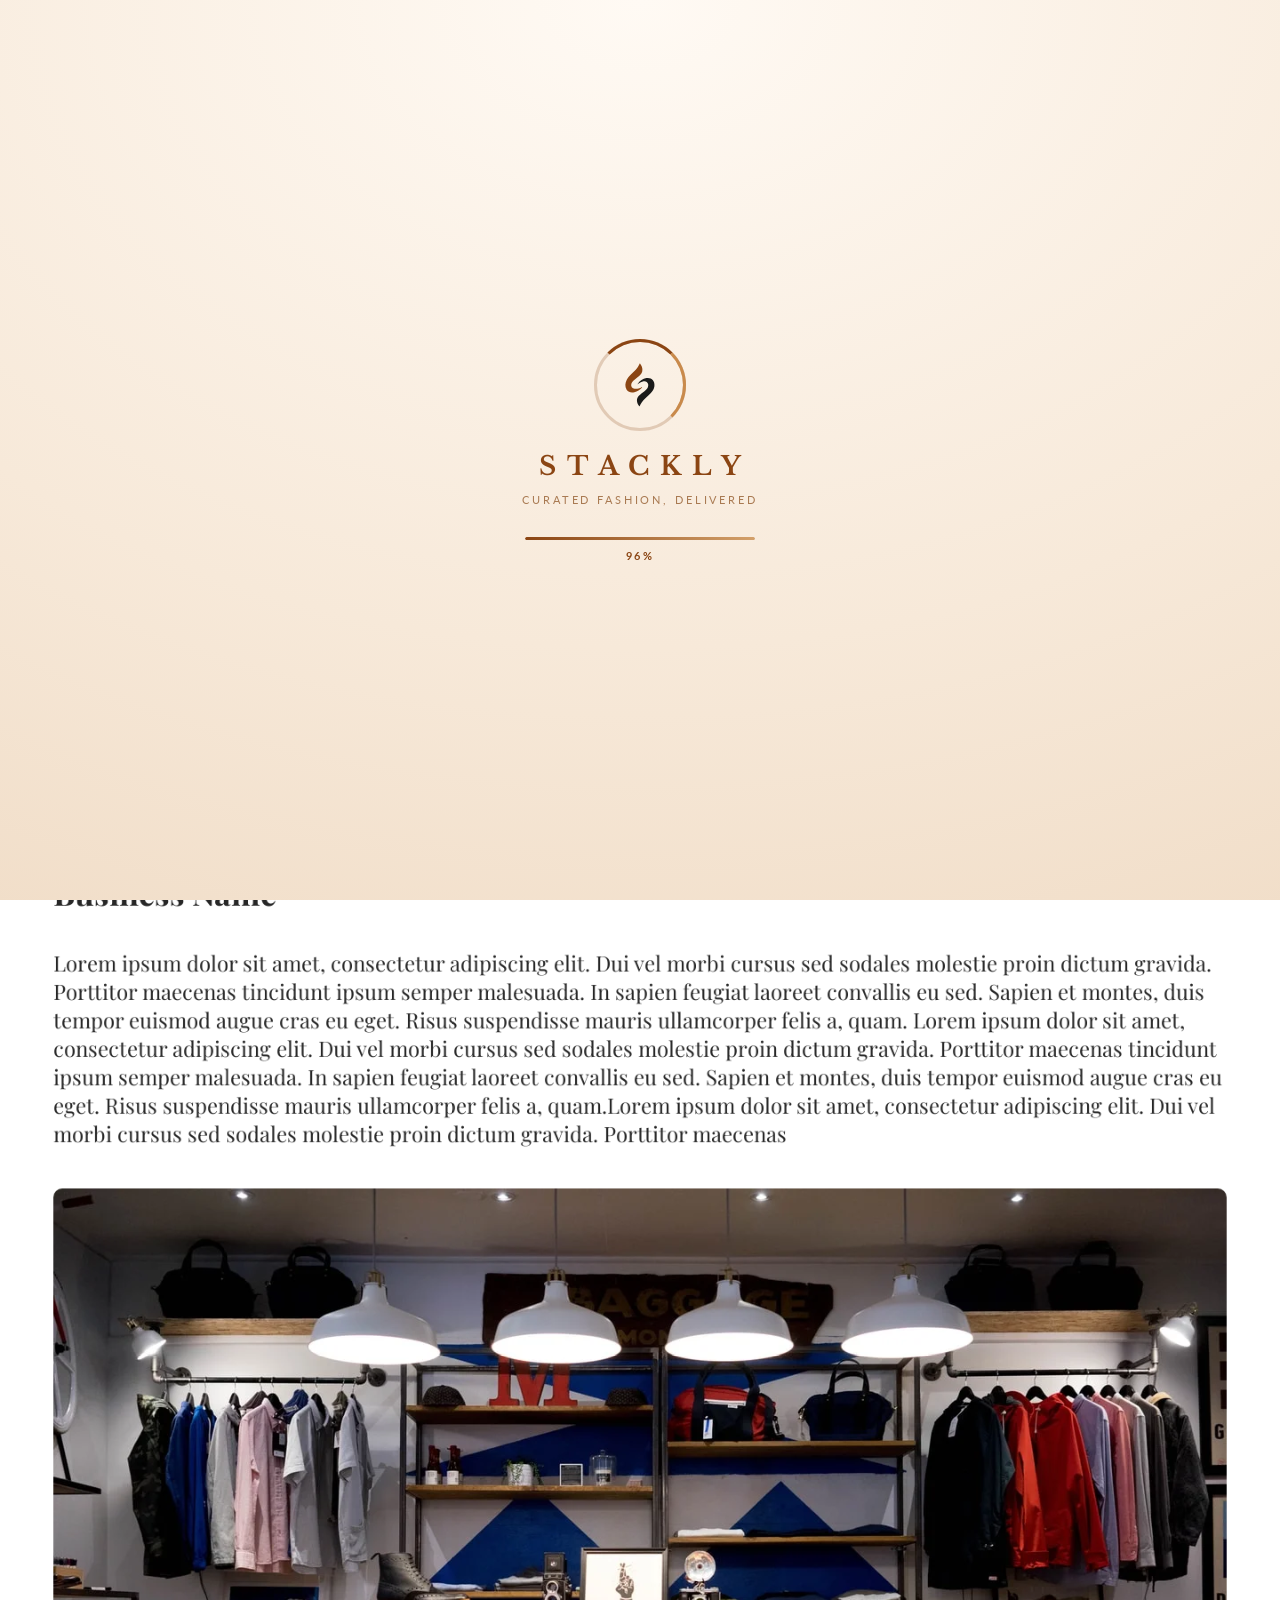
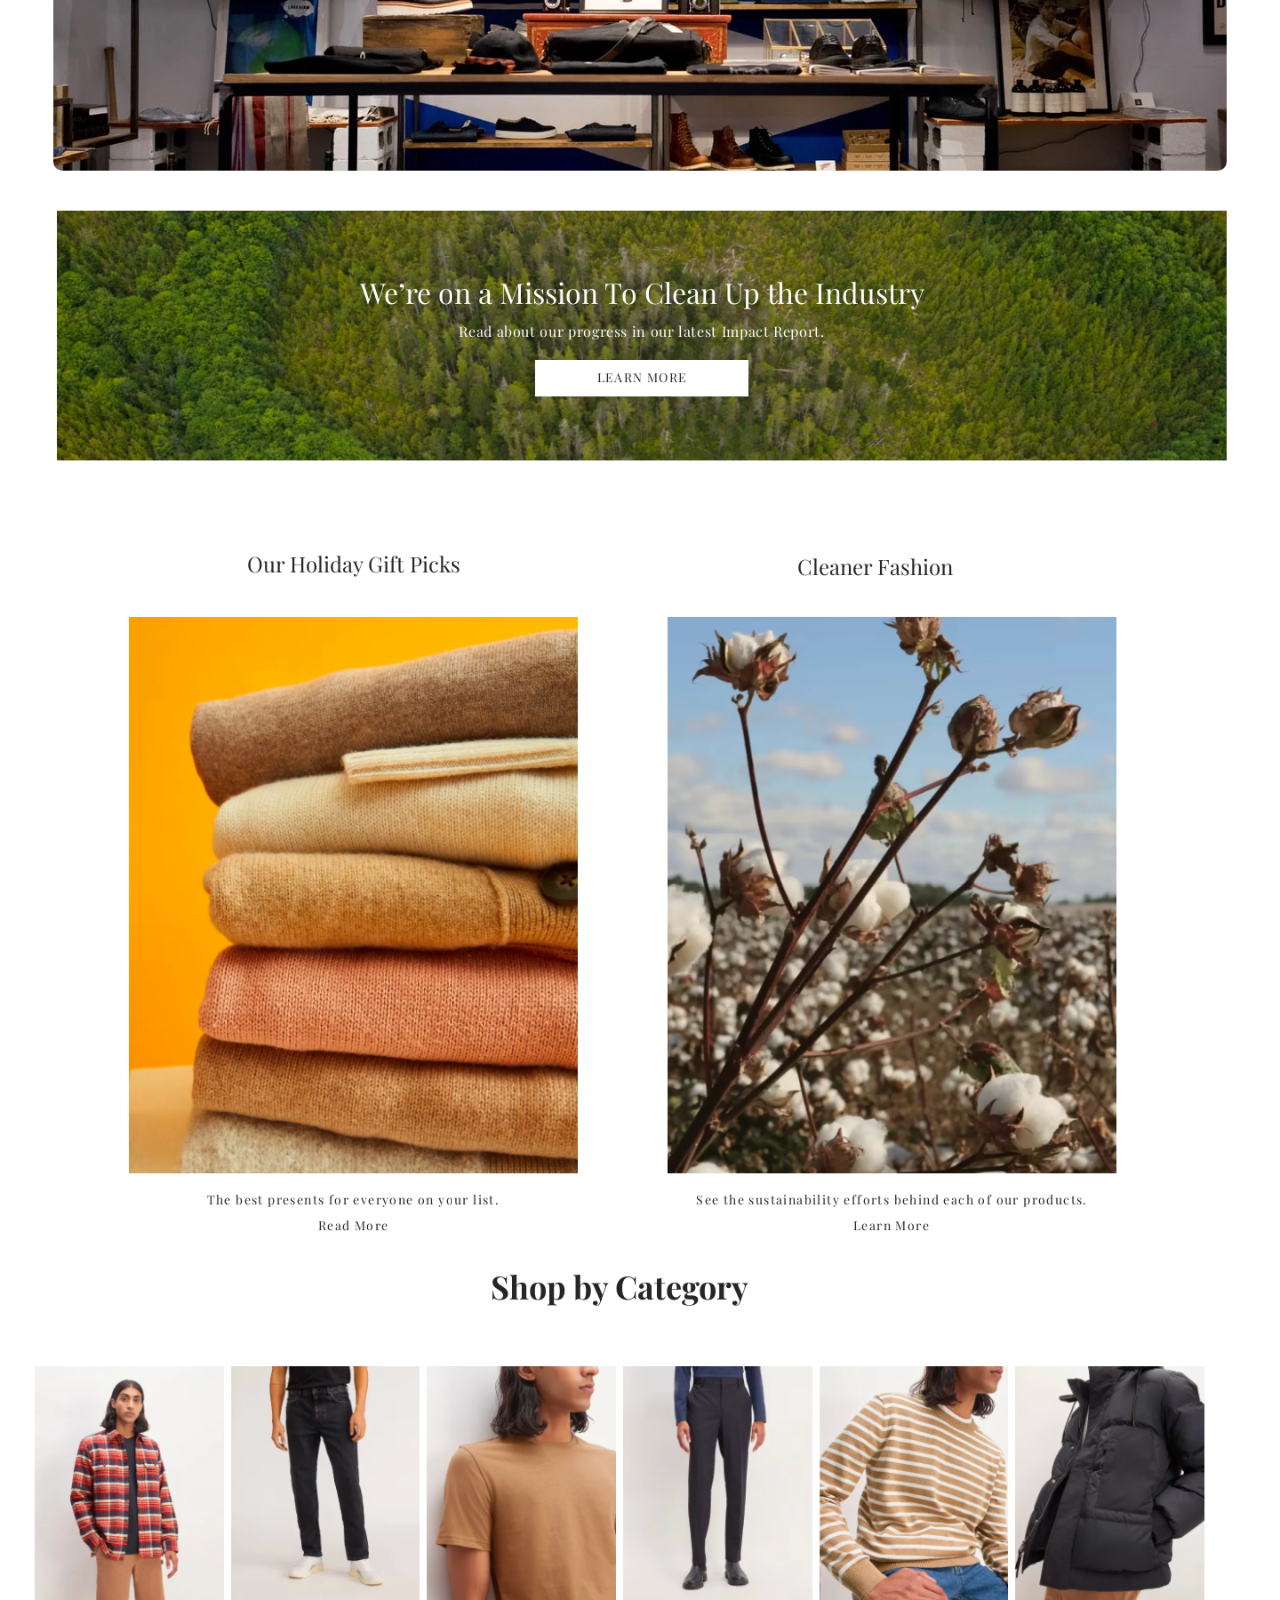
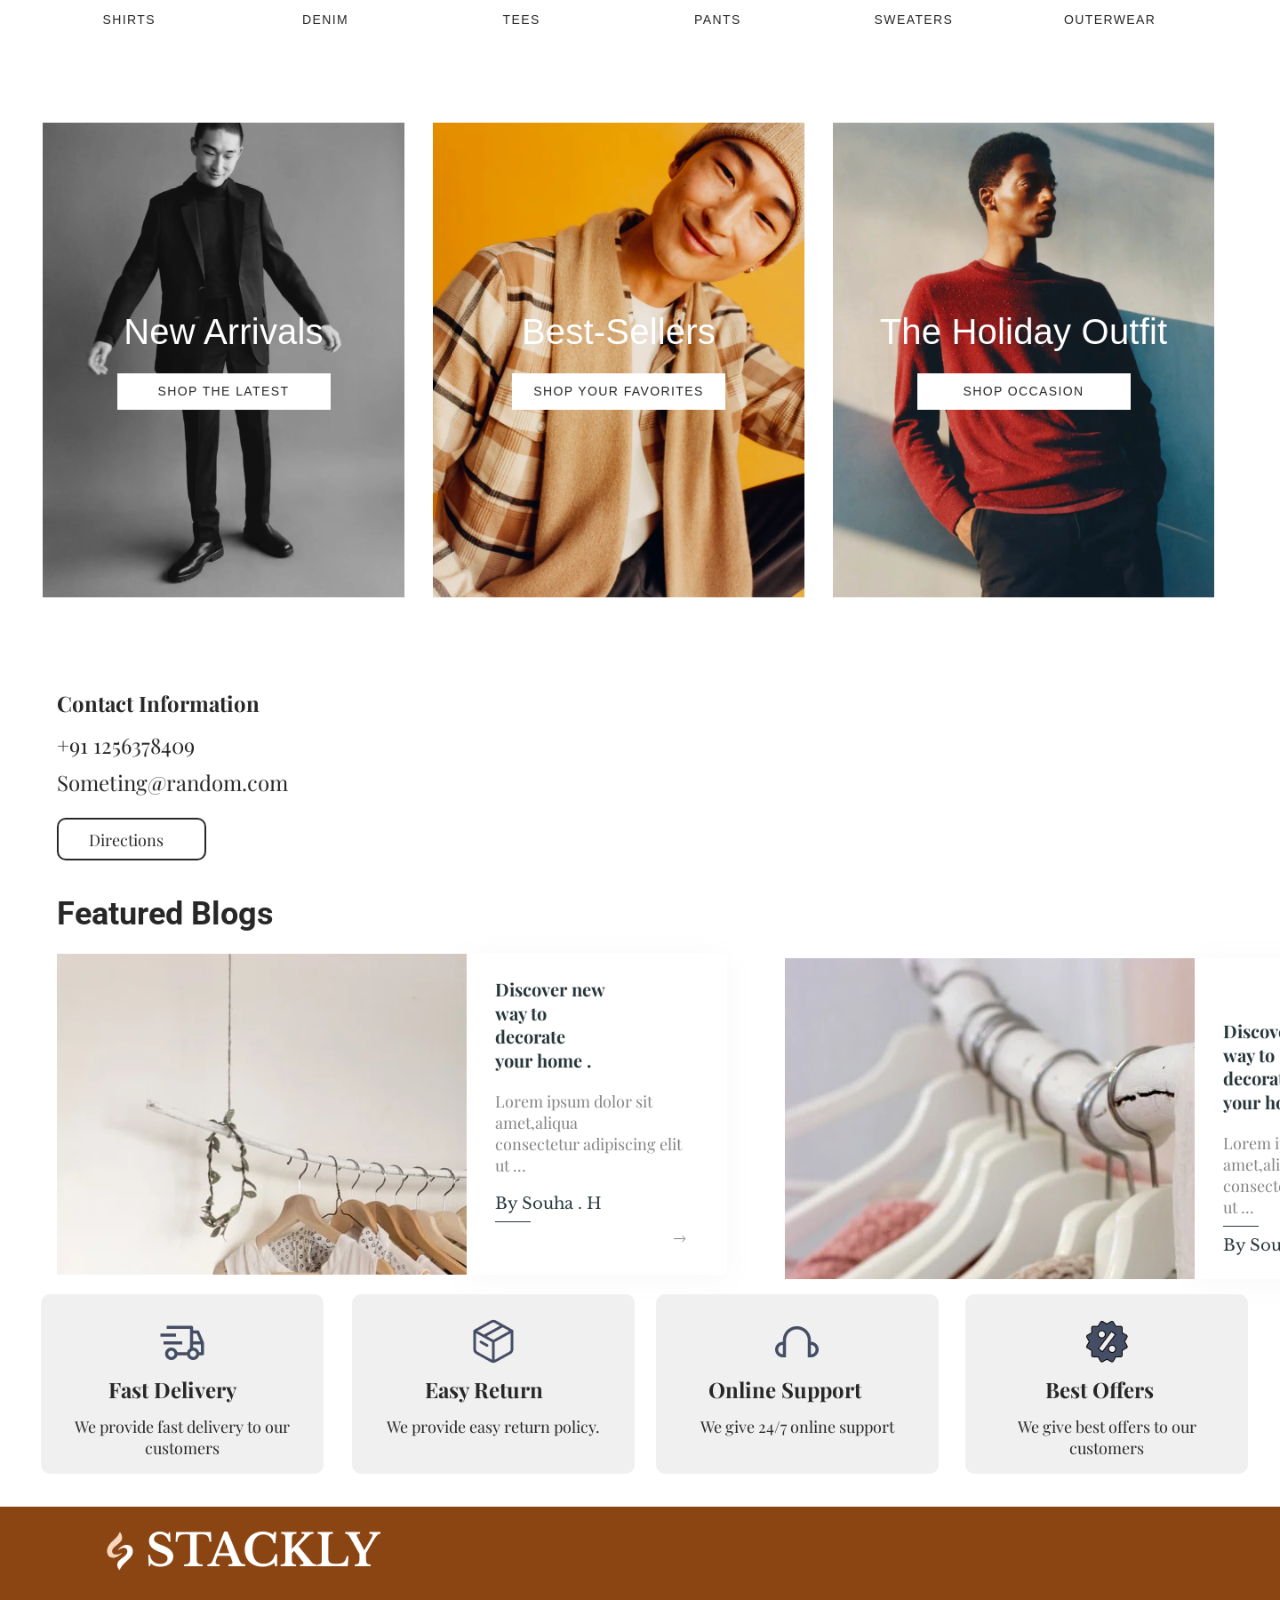
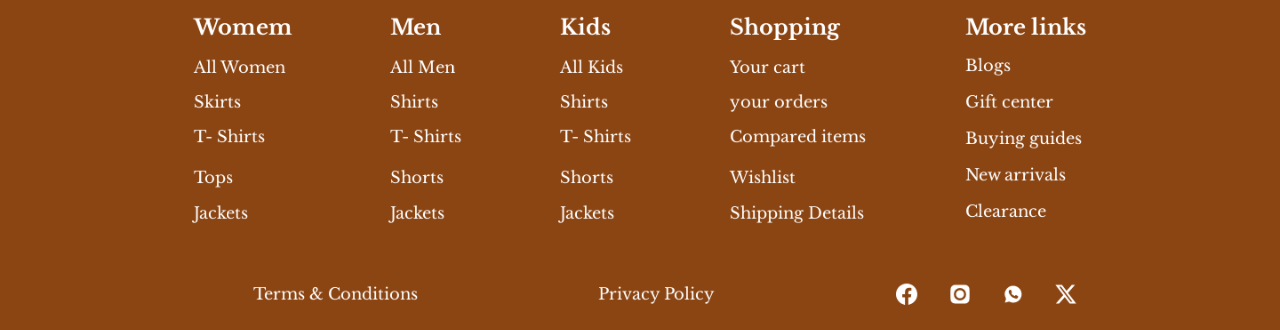
<file: html/about.html>
﻿<!DOCTYPE html>
<html lang="en" class="pg-about">
<head>
<link rel="icon" href="../assets/brand-logo.svg" type="image/svg+xml">
<meta charset="UTF-8">
<meta name="viewport" content="width=device-width, initial-scale=1">
<title>Stackly — About</title>
  <link rel="preload" href="../assets/about-2.webp" as="image" type="image/webp">
  <meta name="theme-color" content="#8b4513">
<link rel="preconnect" href="https://fonts.googleapis.com">
<link rel="preconnect" href="https://fonts.gstatic.com" crossorigin>
<link href="https://fonts.googleapis.com/css2?family=Libre+Baskerville:wght@400;700&family=Lato:wght@300;400;700;900&family=Open+Sans:wght@400;600;700&family=Playfair+Display:wght@400;500;600;700&family=Poppins:wght@400;600&family=Roboto:wght@700;900&display=swap" rel="stylesheet" media="print" onload="this.media='all'; this.onload=null"><noscript><link href="https://fonts.googleapis.com/css2?family=Libre+Baskerville:wght@400;700&family=Lato:wght@300;400;700;900&family=Open+Sans:wght@400;600;700&family=Playfair+Display:wght@400;500;600;700&family=Poppins:wght@400;600&family=Roboto:wght@700;900&display=swap" rel="stylesheet"></noscript>
  <link rel="stylesheet" href="../css/stackly.css">
  
  
</head>
<body>
<div class="stage s9">
<div class="canvas s10">

  <!-- ==================================================== BANNER -->
  <div class="banner s11">
    <p class="banner__text">Discount 20% For New Member, <strong>ONLY FOR TODAY</strong>!!</p>
    <button class="banner__close" aria-label="Close">
      <svg viewBox="0 0 24 24" width="20" height="20" fill="none" stroke="#fff" stroke-width="2" stroke-linecap="round"><path d="M6 6l12 12M18 6L6 18"/></svg>
    </button>
  </div>

  <!-- ==================================================== HEADER -->
  <div class="logo s12"><svg class="brand-logo-icon s13" viewBox="398 82 212 290" width="38" height="46" xmlns="http://www.w3.org/2000/svg"><path fill="#8b4513" d="M419.713867,256.179962   C408.001251,235.739304 410.215973,215.613876 419.889709,195.679504   C426.373138,182.319229 436.255493,171.444672 446.508270,160.904480   C457.075165,150.041229 468.783997,140.348602 478.792694,128.896606   C487.411407,119.035004 494.797852,108.464394 500.031921,96.425682   C500.738983,94.799370 501.001617,92.854477 502.785980,91.712807   C503.214905,91.838028 503.879059,91.821617 504.103485,92.127670   C514.526489,106.341171 522.003967,121.483376 518.287415,139.859406   C515.933533,151.498276 508.987885,160.308563 500.296600,167.942245   C487.788574,178.928223 473.634369,187.949692 462.046570,200.037262   C456.219025,206.116135 451.191589,212.659836 449.149933,221.054688   C445.376373,236.570572 454.272034,249.198563 470.197021,250.779221   C485.241028,252.272446 499.302216,248.880798 512.632202,241.996979   C514.021362,241.279602 515.213196,239.793518 517.062500,240.547546   C517.833252,242.063324 516.690857,242.794266 515.917847,243.562866   C502.480865,256.923462 487.519073,267.973206 468.591339,271.949402   C447.923096,276.291199 431.269562,272.383606 419.713867,256.179962  z"/><path fill="#1a1a1a" d="M536.351807,311.352905   C521.089722,325.623138 508.631836,341.451172 501.644409,361.304535   C500.580017,360.856842 499.799347,360.777496 499.458496,360.348633   C491.323975,350.113098 485.458466,338.909088 484.707672,325.531189   C484.034546,313.536499 489.236786,303.909576 496.947052,295.363251   C506.737030,284.511749 519.089050,276.702271 530.329102,267.573334   C539.676453,259.981689 548.930542,252.352356 553.649658,240.719803   C556.247925,234.315125 556.803040,227.722214 555.167542,221.122284   C551.964783,208.197189 539.399353,200.886032 526.174622,203.877502   C513.911682,206.651428 503.242737,212.702515 493.079834,219.823700   C492.039246,220.552856 491.267578,221.851700 489.661957,221.557190   C488.659760,220.289383 489.653076,219.345703 490.287292,218.480408   C503.850159,199.976334 521.506714,187.674316 544.321167,183.636948   C574.742554,178.253418 599.437622,199.883118 594.804749,234.346802   C592.539368,251.198425 583.628967,264.794067 572.581299,277.156372   C561.558105,289.491241 548.610413,299.803345 536.351807,311.352905  z"/></svg><b>S</b>TACKLY</div>

  <nav class="nav s14">
    <a class="nav__link s15" href="index.html">Home</a>
    <a class="nav__link is-brown s16" href="about.html">About</a>
    <a class="nav__link s17" href="shop.html">Shop</a>
    <a class="nav__link s18" href="product.html">Product details</a>
    <a class="nav__link s19" href="blog.html">Blog</a>
    <a class="nav__link s20" href="contact.html">Contact</a>
  </nav>

  <form class="search s21" onsubmit="return false;">
    <svg viewBox="0 0 24 24" width="16" height="16" fill="none" stroke="#b6b6b6" stroke-width="1.5" stroke-linecap="round"><circle cx="11" cy="11" r="7"/><path d="M20 20l-3.4-3.4"/></svg>
    <input type="text" placeholder="Search" aria-label="Search">
  </form>
  <a class="nav-icon s22" href="login.html" aria-label="Account">
    <svg viewBox="0 0 24 24" width="24" height="24" fill="none" stroke="#3e3e3e" stroke-width="1.5" stroke-linecap="round" stroke-linejoin="round"><path d="M12 12a4 4 0 1 0 0-8 4 4 0 0 0 0 8z"/><path d="M4.5 20a7.5 7.5 0 0 1 15 0"/></svg>
  </a>
  <a class="nav-icon s23" href="cart.html" aria-label="Cart">
    <svg viewBox="0 0 24 24" width="24" height="24" fill="none" stroke="#3e3e3e" stroke-width="1.5" stroke-linecap="round" stroke-linejoin="round"><path d="M3 4h2.2l2.3 10.5h9.6L19.5 7H6.3"/><circle cx="9.5" cy="19" r="1.4"/><circle cx="17" cy="19" r="1.4"/></svg>
  </a>

  <!-- ==================================================== SECTION 01 (0,221 1440x647 IMAGE) -->
  <div class="slot s24" data-img="about-1"></div>
  <p class="ab__hero-t s25">We believe<br> we can all make<br> a difference.</p>
  <p class="ab__hero-s s26">Our way: Exceptional quality.<br> Ethical factories. Radical Transparency.</p>

  <!-- ==================================================== ABOUT US -->
  <p class="ab__about s27">About Us</p>
  <p class="ab__biz s28">Business Name </p>
  <p class="ab__para s29">Lorem ipsum dolor sit amet, consectetur adipiscing elit. Dui vel morbi cursus sed sodales molestie proin dictum gravida. Porttitor maecenas tincidunt ipsum semper malesuada. In sapien feugiat laoreet convallis eu sed. Sapien et montes, duis tempor euismod augue cras eu eget. Risus suspendisse mauris ullamcorper felis a, quam. Lorem ipsum dolor sit amet, consectetur adipiscing elit. Dui vel morbi cursus sed sodales molestie proin dictum gravida. Porttitor maecenas tincidunt ipsum semper malesuada. In sapien feugiat laoreet convallis eu sed. Sapien et montes, duis tempor euismod augue cras eu eget. Risus suspendisse mauris ullamcorper felis a, quam.Lorem ipsum dolor sit amet, consectetur adipiscing elit. Dui vel morbi cursus sed sodales molestie proin dictum gravida. Porttitor maecenas</p>
  <div class="slot ab__greybox s30" data-img="about-2"></div>

  <!-- ==================================================== MISSION BANNER (64,2037 1316x281 IMAGE) -->
  <div class="slot s31" data-img="about-3"></div>
  <p class="ab__mis-t s32">We’re on a Mission To Clean Up the Industry</p>
  <p class="ab__mis-s s33">Read about our progress in our latest Impact Report.</p>
  <a class="ab__wbtn s34" href="#">
    <span class="s35">LEARN MORE</span>
  </a>

  <!-- ==================================================== GIFT PICKS -->
  <p class="ab__col-t s36">Our Holiday Gift Picks</p>
  <div class="slot s37" data-img="about-4"></div>
  <p class="ab__col-s s38">The best presents for everyone on your list.</p>
  <a class="ab__more s39" href="#">Read More</a>

  <p class="ab__col-t s40">Cleaner Fashion</p>
  <div class="slot s41" data-img="about-5"></div>
  <p class="ab__col-s s42">See the sustainability efforts behind each of our products.</p>
  <a class="ab__more s43" href="#">Learn More</a>

  <!-- ==================================================== SHOP BY CATEGORY -->
  <p class="ab__cat-t s44">Shop by Category</p>

  <div class="slot s45" data-img="about-6"></div>
  <p class="ab__cat-l s46">SHIRTS </p>

  <div class="slot s47" data-img="about-7"></div>
  <p class="ab__cat-l s48">DENIM</p>

  <div class="slot s49" data-img="about-8"></div>
  <p class="ab__cat-l s50">TEES</p>

  <div class="slot s51" data-img="about-9"></div>
  <p class="ab__cat-l s52">PANTS</p>

  <div class="slot s53" data-img="about-10"></div>
  <p class="ab__cat-l s54">SWEATERS</p>

  <div class="slot s55" data-img="about-11"></div>
  <p class="ab__cat-l s56">OUTERWEAR</p>

  <!-- ==================================================== 3 PROMO BANNERS -->
  <div class="slot s57" data-img="about-12"></div>
  <p class="ab__pb-t s58">New Arrivals</p>
  <a class="ab__wbtn s59" href="shop.html">
    <span class="s60">SHOP THE LATEST</span>
  </a>

  <div class="slot s61" data-img="about-13"></div>
  <p class="ab__pb-t s62">Best-Sellers</p>
  <a class="ab__wbtn s63" href="shop.html">
    <span class="s64">SHOP YOUR FAVORITES</span>
  </a>

  <div class="slot s65" data-img="about-14"></div>
  <p class="ab__pb-t s66">The Holiday Outfit</p>
  <a class="ab__wbtn s67" href="shop.html">
    <span class="s68">SHOP OCCASION</span>
  </a>

  <!-- ==================================================== CONTACT INFORMATION (64,4377 261x191) -->
  <p class="ab__ci-t s69">Contact Information</p>
  <p class="ab__ci s70">+91 1256378409</p>
  <p class="ab__ci s71">Someting@random.com</p>
  <a class="ab__cta s72" href="contact.html"></a>
  <span class="ab__cta-t s73">Directions</span>

  <!-- ==================================================== FEATURED BLOGS -->
  <p class="ab__fb-t s74">Featured Blogs</p>

  <div class="slot ab__greybox s75" data-img="about-15"></div>
  <div class="ab__bcard s76">
    <p class="ab__bcard-t s77">Discover new<br> way to<br> decorate <br>your home .</p>
    <p class="ab__bcard-b s78">Lorem ipsum dolor sit amet,aliqua<br> consectetur adipiscing elit ut ...</p>
    <p class="ab__bcard-a s79">By Souha . H </p>
    <span class="ab__bcard-l s80"></span>
    <span class="ab__bcard-ar s81">
      <svg viewBox="0 0 13 8" width="13" height="8" fill="none" stroke="#848484" stroke-width="1"><path d="M0 3.54h12.98"/><path d="M9.44 0l3.54 3.54-3.54 3.54"/></svg>
    </span>
  </div>

  <div class="slot ab__greybox s82" data-img="about-16"></div>
  <div class="ab__bcard s83">
    <p class="ab__bcard-t s84">Discover new<br> way to<br> decorate <br>your home .</p>
    <p class="ab__bcard-b s85">Lorem ipsum dolor sit amet,aliqua<br> consectetur adipiscing elit ut ...</p>
    <p class="ab__bcard-a s86">By Souha . H </p>
    <span class="ab__bcard-l s87"></span>
    <span class="ab__bcard-ar s88">
      <svg viewBox="0 0 13 8" width="13" height="8" fill="none" stroke="#848484" stroke-width="1"><path d="M0 3.54h12.98"/><path d="M9.44 0l3.54 3.54-3.54 3.54"/></svg>
    </span>
  </div>

  <!-- ==================================================== 4 FEATURE CARDS -->
  <div class="ab__fcard s89">
    <span class="ab__fic s90">
      <img loading="lazy" decoding="async" src="../assets/ab-ic-delivery.webp" width="56" height="56" alt="">
    </span>
    <p class="ab__fc-t s91">Fast Delivery</p>
    <p class="ab__fc-d s92">We provide fast delivery to our customers</p>
  </div>

  <div class="ab__fcard s93">
    <span class="ab__fic s94">
      <img loading="lazy" decoding="async" src="../assets/ab-ic-return.webp" width="56" height="56" alt="">
    </span>
    <p class="ab__fc-t s95">Easy Return</p>
    <p class="ab__fc-d s96">We provide easy return policy. </p>
  </div>

  <div class="ab__fcard s97">
    <span class="ab__fic s98">
      <img loading="lazy" decoding="async" src="../assets/ab-ic-support.webp" width="49" height="35" alt="">
    </span>
    <p class="ab__fc-t s99">Online Support</p>
    <p class="ab__fc-d s100">We give 24/7 online support</p>
  </div>

  <div class="ab__fcard s101">
    <span class="ab__fic s102">
      <img loading="lazy" decoding="async" src="../assets/ab-ic-offers.webp" width="47" height="47" alt="">
    </span>
    <p class="ab__fc-t s103">Best Offers</p>
    <p class="ab__fc-d s104">We give best offers to our customers</p>
  </div>

  <!-- ==================================================== FOOTER (0,5295 1440x476) -->
  <footer class="footer s105">
    <div class="footer__logo s106"><svg class="brand-logo-icon s107" viewBox="398 82 212 290" width="36" height="44" xmlns="http://www.w3.org/2000/svg"><path fill="#f6d7bd" d="M419.713867,256.179962   C408.001251,235.739304 410.215973,215.613876 419.889709,195.679504   C426.373138,182.319229 436.255493,171.444672 446.508270,160.904480   C457.075165,150.041229 468.783997,140.348602 478.792694,128.896606   C487.411407,119.035004 494.797852,108.464394 500.031921,96.425682   C500.738983,94.799370 501.001617,92.854477 502.785980,91.712807   C503.214905,91.838028 503.879059,91.821617 504.103485,92.127670   C514.526489,106.341171 522.003967,121.483376 518.287415,139.859406   C515.933533,151.498276 508.987885,160.308563 500.296600,167.942245   C487.788574,178.928223 473.634369,187.949692 462.046570,200.037262   C456.219025,206.116135 451.191589,212.659836 449.149933,221.054688   C445.376373,236.570572 454.272034,249.198563 470.197021,250.779221   C485.241028,252.272446 499.302216,248.880798 512.632202,241.996979   C514.021362,241.279602 515.213196,239.793518 517.062500,240.547546   C517.833252,242.063324 516.690857,242.794266 515.917847,243.562866   C502.480865,256.923462 487.519073,267.973206 468.591339,271.949402   C447.923096,276.291199 431.269562,272.383606 419.713867,256.179962  z"/><path fill="#ffffff" d="M536.351807,311.352905   C521.089722,325.623138 508.631836,341.451172 501.644409,361.304535   C500.580017,360.856842 499.799347,360.777496 499.458496,360.348633   C491.323975,350.113098 485.458466,338.909088 484.707672,325.531189   C484.034546,313.536499 489.236786,303.909576 496.947052,295.363251   C506.737030,284.511749 519.089050,276.702271 530.329102,267.573334   C539.676453,259.981689 548.930542,252.352356 553.649658,240.719803   C556.247925,234.315125 556.803040,227.722214 555.167542,221.122284   C551.964783,208.197189 539.399353,200.886032 526.174622,203.877502   C513.911682,206.651428 503.242737,212.702515 493.079834,219.823700   C492.039246,220.552856 491.267578,221.851700 489.661957,221.557190   C488.659760,220.289383 489.653076,219.345703 490.287292,218.480408   C503.850159,199.976334 521.506714,187.674316 544.321167,183.636948   C574.742554,178.253418 599.437622,199.883118 594.804749,234.346802   C592.539368,251.198425 583.628967,264.794067 572.581299,277.156372   C561.558105,289.491241 548.610413,299.803345 536.351807,311.352905  z"/></svg>STACKLY</div>

    <div class="fcol s108">
      <h6>Womem</h6>
      <ul>
        <li><a href="#">All Women</a></li>
        <li><a href="#">Skirts</a></li>
        <li><a href="#">T- Shirts</a></li>
        <li><a href="#">Tops</a></li>
        <li><a href="#">Jackets</a></li>
      </ul>
    </div>

    <div class="fcol s109">
      <h6>Men</h6>
      <ul>
        <li><a href="#">All Men</a></li>
        <li><a href="#">Shirts</a></li>
        <li><a href="#">T- Shirts</a></li>
        <li><a href="#">Shorts</a></li>
        <li><a href="#">Jackets</a></li>
      </ul>
    </div>

    <div class="fcol s110">
      <h6>Kids</h6>
      <ul>
        <li><a href="#">All Kids</a></li>
        <li><a href="#">Shirts</a></li>
        <li><a href="#">T- Shirts</a></li>
        <li><a href="#">Shorts</a></li>
        <li><a href="#">Jackets</a></li>
      </ul>
    </div>

    <div class="fcol s111">
      <h6>Shopping</h6>
      <ul>
        <li><a href="cart.html">Your cart</a></li>
        <li><a href="#">your orders</a></li>
        <li><a href="#">Compared items</a></li>
        <li><a href="#">Wishlist</a></li>
        <li><a href="#">Shipping Details</a></li>
      </ul>
    </div>

    <div class="fcol fcol--ml s112">
      <h6>More links</h6>
      <ul>
        <li><a href="blog.html">Blogs</a></li>
        <li><a href="#">Gift center</a></li>
        <li><a href="#">Buying guides</a></li>
        <li><a href="#">New arrivals</a></li>
        <li><a href="#">Clearance</a></li>
      </ul>
    </div>

    <a class="footer__legal s113" href="#">Terms &amp; Conditions</a>
    <a class="footer__legal s114" href="#">Privacy Policy</a>

    <div class="socials s115">
      <a href="#" aria-label="Facebook" class="soc s116">
        <svg viewBox="0 0 24 24" width="24" height="24" fill="#fff"><path d="M24 12.073c0-6.627-5.373-12-12-12s-12 5.373-12 12c0 5.99 4.388 10.954 10.125 11.854v-8.385H7.078v-3.47h3.047V9.43c0-3.007 1.792-4.669 4.533-4.669 1.312 0 2.686.235 2.686.235v2.953H15.83c-1.491 0-1.956.925-1.956 1.874v2.25h3.328l-.532 3.47h-2.796v8.385C19.612 23.027 24 18.062 24 12.073z"/></svg>
      </a>
      <a href="#" aria-label="Instagram" class="soc s117">
        <svg viewBox="0 0 24 24" width="26" height="26" fill="#fff"><path d="M12 2.2c3.2 0 3.6 0 4.8.1 1.2.1 1.9.2 2.3.4.6.2 1 .5 1.4.9.4.4.7.8.9 1.4.2.4.4 1.1.4 2.3.1 1.2.1 1.6.1 4.7s0 3.5-.1 4.7c-.1 1.2-.2 1.9-.4 2.3-.2.6-.5 1-.9 1.4-.4.4-.8.7-1.4.9-.4.2-1.1.4-2.3.4-1.2.1-1.6.1-4.8.1s-3.6 0-4.8-.1c-1.2-.1-1.9-.2-2.3-.4-.6-.2-1-.5-1.4-.9-.4-.4-.7-.8-.9-1.4-.2-.4-.4-1.1-.4-2.3-.1-1.2-.1-1.6-.1-4.7s0-3.5.1-4.7c.1-1.2.2-1.9.4-2.3.2-.6.5-1 .9-1.4.4-.4.8-.7 1.4-.9.4-.2 1.1-.4 2.3-.4 1.2-.1 1.6-.1 4.8-.1zm0 3.4a6.4 6.4 0 1 0 0 12.8 6.4 6.4 0 0 0 0-12.8zm0 10.6a4.2 4.2 0 1 1 0-8.4 4.2 4.2 0 0 1 0 8.4zm6.6-10.9a1.5 1.5 0 1 1-3 0 1.5 1.5 0 0 1 3 0z"/></svg>
      </a>
      <a href="#" aria-label="WhatsApp" class="soc s118">
        <svg viewBox="0 0 24 24" width="24" height="24" fill="#fff"><path d="M12 2.5A9.5 9.5 0 0 0 3.8 17l-1.3 4.6 4.7-1.3A9.5 9.5 0 1 0 12 2.5zm5.2 13.3c-.2.6-1.2 1.2-1.7 1.2-.4 0-1 .1-3.2-.9-2.7-1.2-4.4-4-4.5-4.2-.1-.2-1-1.4-1-2.6s.6-1.8.9-2.1c.2-.2.5-.3.7-.3h.5c.2 0 .4 0 .6.5l.8 1.9c.1.2.1.4 0 .6l-.4.5c-.1.2-.3.3-.1.6.1.3.6 1.1 1.4 1.8 1 .9 1.8 1.1 2 1.2.3.1.4.1.6-.1l.7-.8c.2-.2.4-.2.6-.1l1.8.9c.2.1.4.2.4.3.1.1.1.6-.1 1.2z"/></svg>
      </a>
      <a href="#" aria-label="X" class="soc s119">
        <svg viewBox="0 0 24 24" width="26" height="26" fill="#fff"><path d="M18.244 2.25h3.308l-7.227 8.26 8.502 11.24H16.17l-5.214-6.817L4.99 21.75H1.68l7.73-8.835L1.254 2.25H8.08l4.713 6.231zm-1.161 17.52h1.833L7.084 4.126H5.117z"/></svg>
      </a>
    </div>
  </footer>

</div>
</div>
<script src="../js/images.js" defer></script>
<script src="../js/script.js" defer></script>
  <script src="../js/about.js" defer></script>
</body>
</html>
</file>
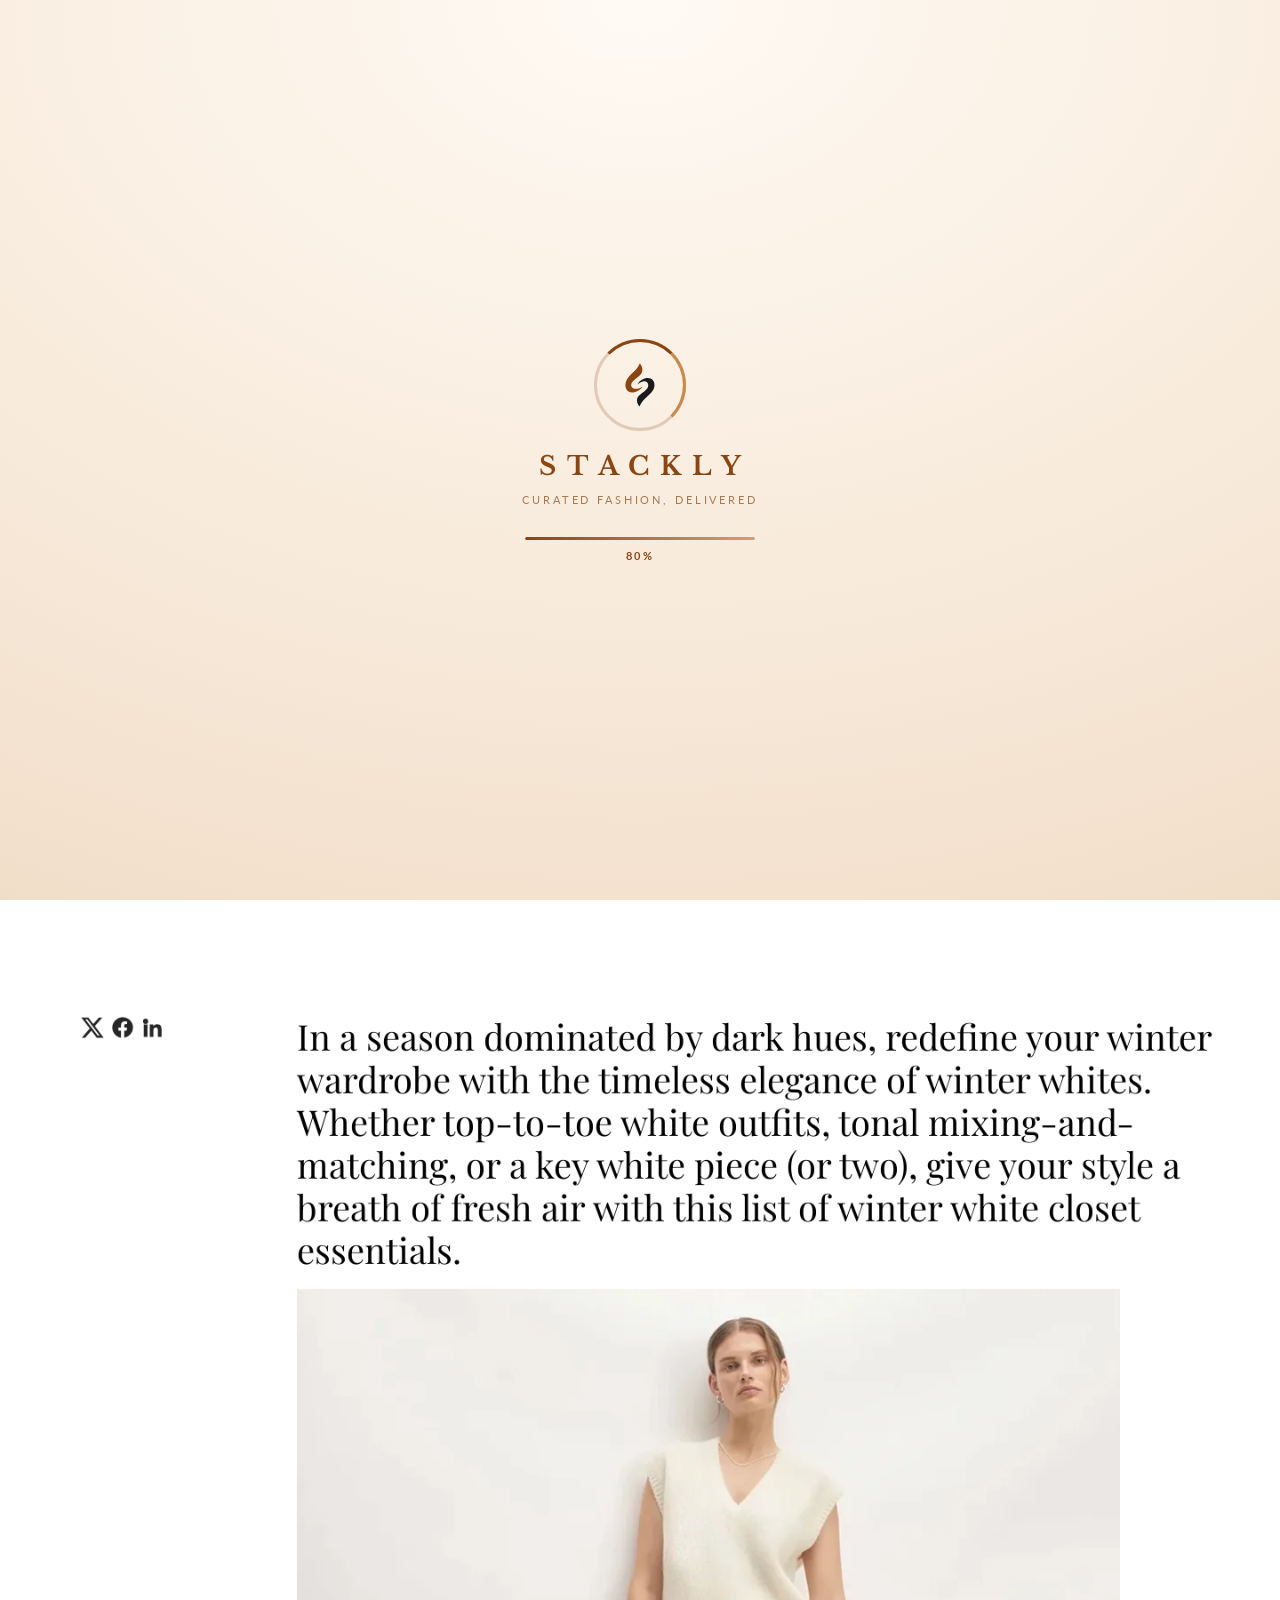
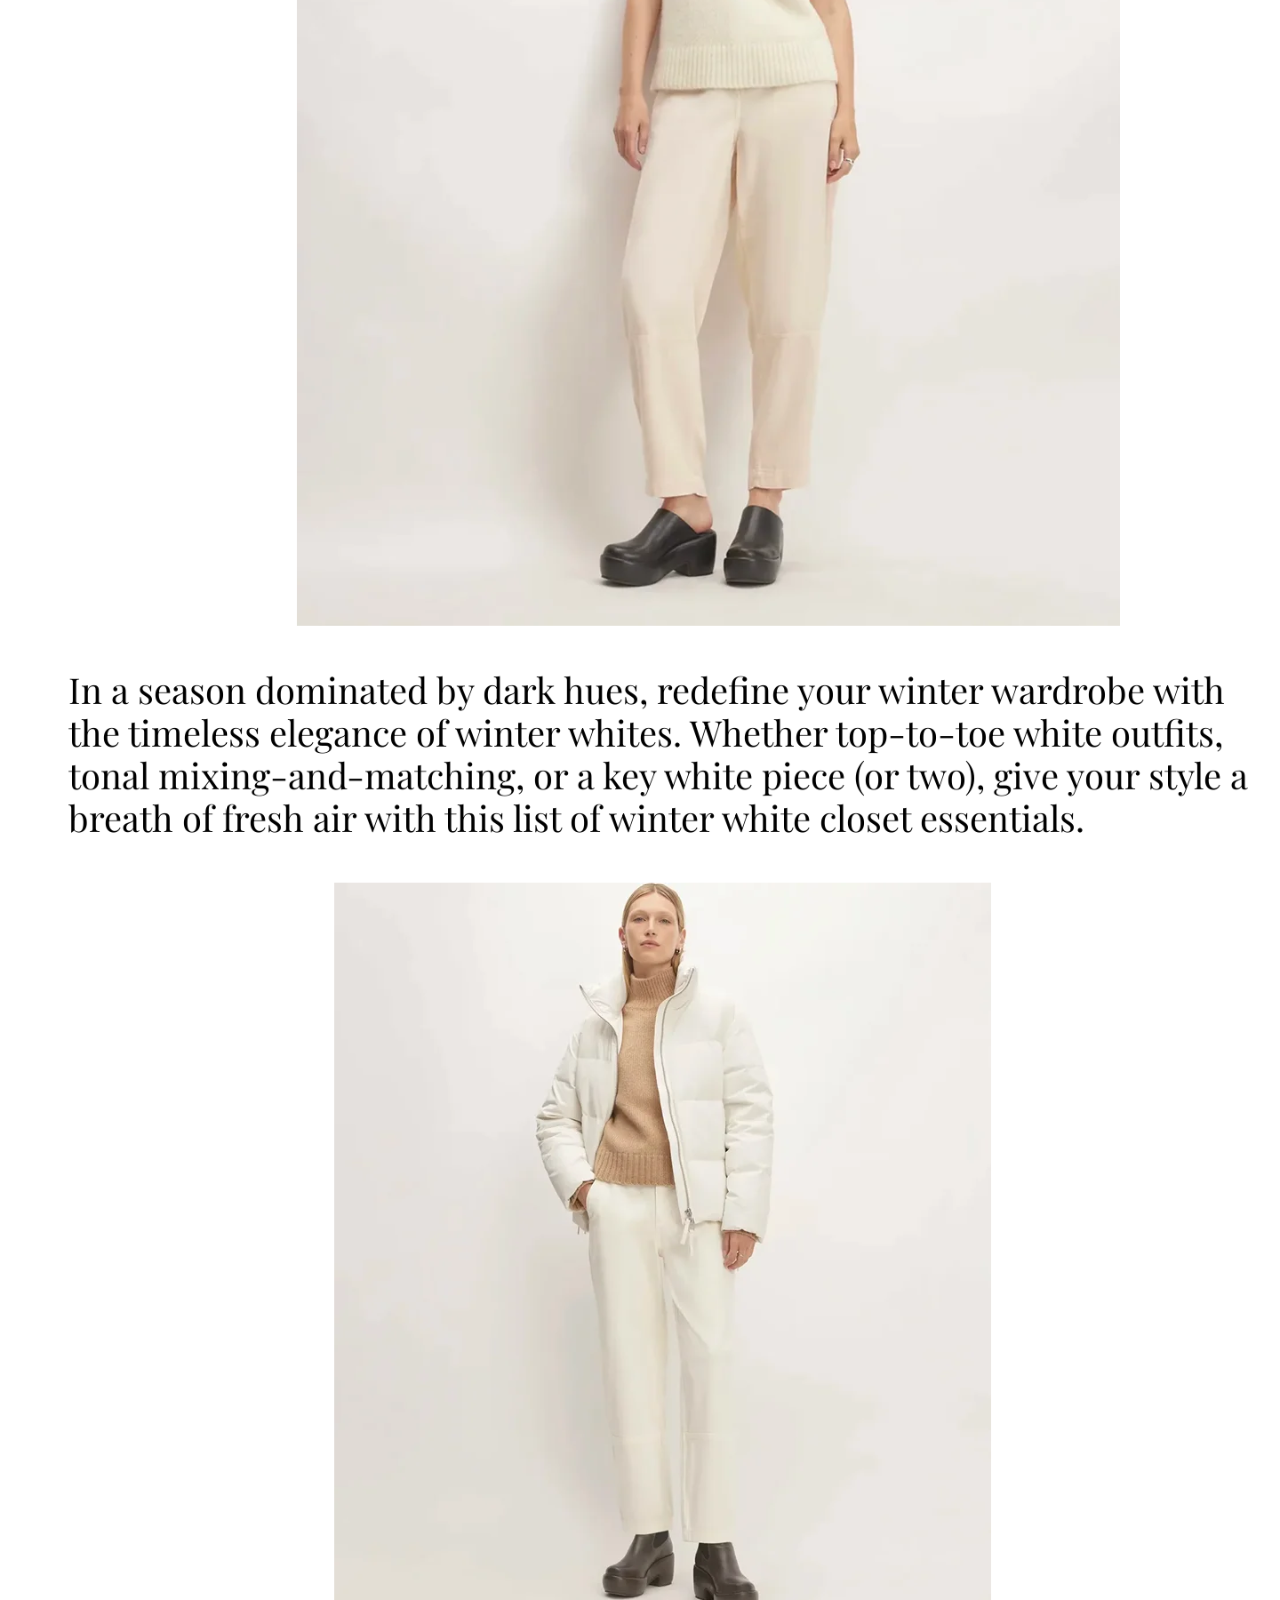
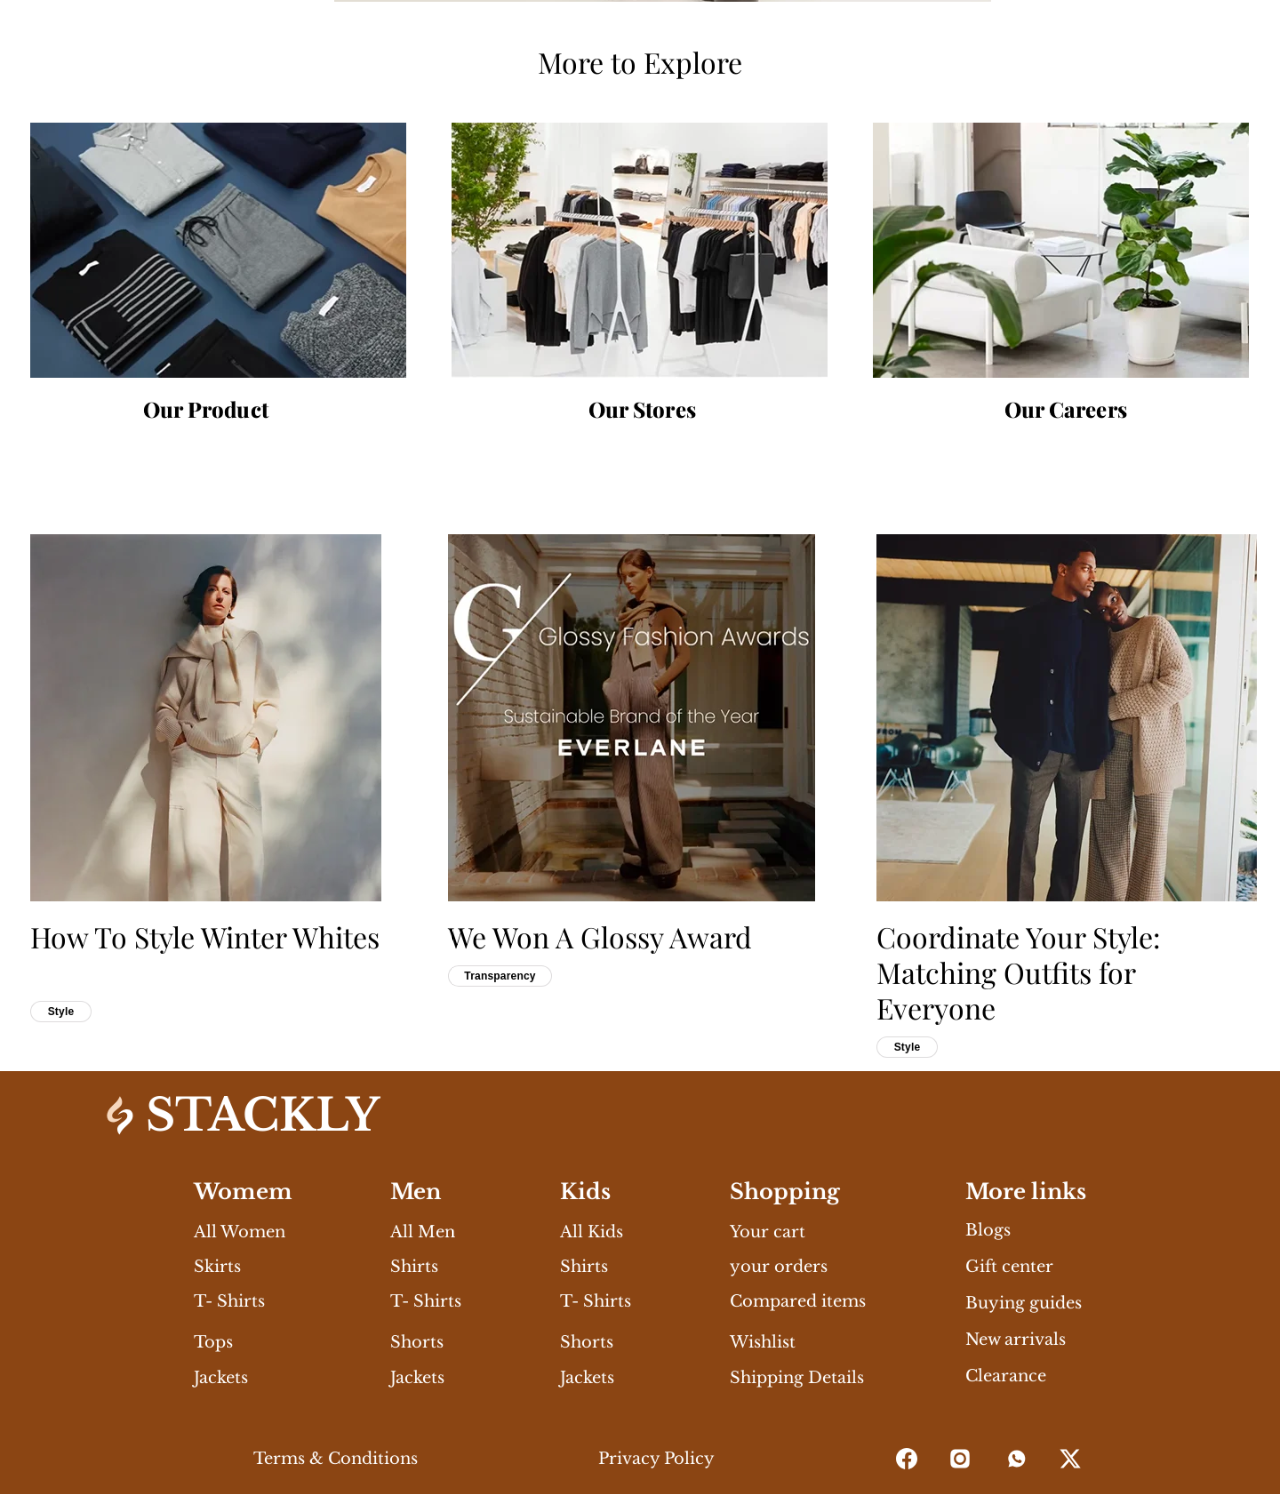
<file: html/blog.html>
﻿<!DOCTYPE html>
<html lang="en" class="pg-blog">
<head>
<link rel="icon" href="../assets/brand-logo.svg" type="image/svg+xml">
<meta charset="UTF-8">
<meta name="viewport" content="width=device-width, initial-scale=1">
<title>Stackly — Blog</title>
  <link rel="preload" href="../assets/blog-1.webp" as="image" type="image/webp">
  <meta name="theme-color" content="#8b4513">
<link rel="preconnect" href="https://fonts.googleapis.com">
<link rel="preconnect" href="https://fonts.gstatic.com" crossorigin>
<link href="https://fonts.googleapis.com/css2?family=Libre+Baskerville:wght@400;700&family=Lato:wght@300;400;700;900&family=Open+Sans:wght@400;600;700&family=Playfair+Display:wght@400;500;600;700&display=swap" rel="stylesheet" media="print" onload="this.media='all'; this.onload=null"><noscript><link href="https://fonts.googleapis.com/css2?family=Libre+Baskerville:wght@400;700&family=Lato:wght@300;400;700;900&family=Open+Sans:wght@400;600;700&family=Playfair+Display:wght@400;500;600;700&display=swap" rel="stylesheet"></noscript>

  <link rel="stylesheet" href="../css/stackly.css">
  
  
</head>
<body>
<div class="stage s120">
<div class="canvas s121">

  <!-- ==================================================== TOP BANNER (0,0 1440x40) -->
  <div class="banner s122">
    <p class="banner__text">Discount 20% For New Member, <strong>ONLY FOR TODAY</strong>!!</p>
    <button class="banner__close" aria-label="Close">
      <svg viewBox="0 0 24 24" width="20" height="20" fill="none" stroke="#fff" stroke-width="2" stroke-linecap="round"><path d="M6 6l12 12M18 6L6 18"/></svg>
    </button>
  </div>

  <!-- ==================================================== HEADER — logo / nav / search -->
  <div class="logo s123"><svg class="brand-logo-icon s124" viewBox="398 82 212 290" width="38" height="46" xmlns="http://www.w3.org/2000/svg"><path fill="#8b4513" d="M419.713867,256.179962   C408.001251,235.739304 410.215973,215.613876 419.889709,195.679504   C426.373138,182.319229 436.255493,171.444672 446.508270,160.904480   C457.075165,150.041229 468.783997,140.348602 478.792694,128.896606   C487.411407,119.035004 494.797852,108.464394 500.031921,96.425682   C500.738983,94.799370 501.001617,92.854477 502.785980,91.712807   C503.214905,91.838028 503.879059,91.821617 504.103485,92.127670   C514.526489,106.341171 522.003967,121.483376 518.287415,139.859406   C515.933533,151.498276 508.987885,160.308563 500.296600,167.942245   C487.788574,178.928223 473.634369,187.949692 462.046570,200.037262   C456.219025,206.116135 451.191589,212.659836 449.149933,221.054688   C445.376373,236.570572 454.272034,249.198563 470.197021,250.779221   C485.241028,252.272446 499.302216,248.880798 512.632202,241.996979   C514.021362,241.279602 515.213196,239.793518 517.062500,240.547546   C517.833252,242.063324 516.690857,242.794266 515.917847,243.562866   C502.480865,256.923462 487.519073,267.973206 468.591339,271.949402   C447.923096,276.291199 431.269562,272.383606 419.713867,256.179962  z"/><path fill="#1a1a1a" d="M536.351807,311.352905   C521.089722,325.623138 508.631836,341.451172 501.644409,361.304535   C500.580017,360.856842 499.799347,360.777496 499.458496,360.348633   C491.323975,350.113098 485.458466,338.909088 484.707672,325.531189   C484.034546,313.536499 489.236786,303.909576 496.947052,295.363251   C506.737030,284.511749 519.089050,276.702271 530.329102,267.573334   C539.676453,259.981689 548.930542,252.352356 553.649658,240.719803   C556.247925,234.315125 556.803040,227.722214 555.167542,221.122284   C551.964783,208.197189 539.399353,200.886032 526.174622,203.877502   C513.911682,206.651428 503.242737,212.702515 493.079834,219.823700   C492.039246,220.552856 491.267578,221.851700 489.661957,221.557190   C488.659760,220.289383 489.653076,219.345703 490.287292,218.480408   C503.850159,199.976334 521.506714,187.674316 544.321167,183.636948   C574.742554,178.253418 599.437622,199.883118 594.804749,234.346802   C592.539368,251.198425 583.628967,264.794067 572.581299,277.156372   C561.558105,289.491241 548.610413,299.803345 536.351807,311.352905  z"/></svg><b>S</b>TACKLY</div>

  <nav class="nav">
    <a class="nav__link is-home s125" href="index.html">Home</a>
    <a class="nav__link s126" href="about.html">About</a>
    <a class="nav__link s127" href="shop.html">Shop</a>
    <a class="nav__link s128" href="product.html">Product details</a>
    <a class="nav__link is-current s129" href="blog.html">Blog</a>
    <a class="nav__link s130" href="contact.html">Contact</a>
  </nav>

  <!-- Frame 1353 (1128,80 286x33) — HORIZONTAL gap 12, centre aligned -->
  <div class="bl-tools s131">
    <form class="search s132" onsubmit="return false;">
      <svg viewBox="0 0 24 24" width="16" height="16" fill="none" stroke="#b6b6b6" stroke-width="1.5" stroke-linecap="round"><circle cx="11" cy="11" r="7"/><path d="M20 20l-3.4-3.4"/></svg>
      <input type="text" placeholder="Search" aria-label="Search">
    </form>
    <button class="nav-icon s133" aria-label="Account">
      <svg viewBox="0 0 24 24" width="24" height="24" fill="none" stroke="#3e3e3e" stroke-width="1.5" stroke-linecap="round" stroke-linejoin="round"><path d="M12 12a4 4 0 1 0 0-8 4 4 0 0 0 0 8z"/><path d="M4.5 20a7.5 7.5 0 0 1 15 0"/></svg>
    </button>
    <button class="nav-icon s134" aria-label="Cart">
      <svg viewBox="0 0 24 24" width="24" height="24" fill="none" stroke="#3e3e3e" stroke-width="1.5" stroke-linecap="round" stroke-linejoin="round"><path d="M3 4h2.2l2.3 10.5h9.6L19.5 7H6.3"/><circle cx="9.5" cy="19" r="1.4"/><circle cx="17" cy="19" r="1.4"/></svg>
    </button>
  </div>

  <!-- ==================================================== SECTION 01 (0,226 1440x750, fill=IMAGE)
       VERTICAL auto-layout, pad 70/53/70/53, gap 10, bottom aligned -->
  <div class="slot bl-section s135" data-img="blog-1">
    <div class="bl-hero s136">
      <p class="bl-hero__t s137">Style<br> How To Style Winter <br>Whites</p>
      <p class="bl-hero__s s138">Redefine your winter wardrobe with the timeless elegance of winter whites with this style guide.</p>
    </div>
  </div>

  <!-- ==================================================== SOCIAL + INTRO (90,1142 1280x288, gap 148) -->
  <div class="bl-intro s139">
    <div class="bl-intro__socials s140">
      <a href="#" aria-label="X">
        <svg viewBox="0 0 24 24" width="28" height="28" fill="#262626" aria-hidden="true"><path d="M18.244 2.25h3.308l-7.227 8.26 8.502 11.24H16.17l-5.214-6.817L4.99 21.75H1.68l7.73-8.835L1.254 2.25H8.08l4.713 6.231zm-1.161 17.52h1.833L7.084 4.126H5.117z"/></svg>
      </a>
      <a href="#" aria-label="Facebook">
        <svg viewBox="0 0 24 24" width="28" height="28" fill="#262626" aria-hidden="true"><path d="M22 12a10 10 0 1 0-11.6 9.9v-7H7.9V12h2.5V9.8c0-2.5 1.5-3.8 3.7-3.8 1.1 0 2.2.2 2.2.2v2.4h-1.2c-1.2 0-1.6.8-1.6 1.6V12h2.7l-.4 2.9h-2.3v7A10 10 0 0 0 22 12z"/></svg>
      </a>
      <a href="#" aria-label="LinkedIn">
        <svg viewBox="0 0 24 24" width="28" height="28" fill="#262626" aria-hidden="true"><path d="M4.98 3.5a2.5 2.5 0 1 1 0 5 2.5 2.5 0 0 1 0-5zM3.2 9h3.6v12H3.2V9zm5.8 0h3.4v1.7h.1c.5-.9 1.7-1.9 3.5-1.9 3.7 0 4.4 2.4 4.4 5.6V21h-3.6v-5.9c0-1.4 0-3.2-2-3.2s-2.3 1.5-2.3 3.1V21H9V9z"/></svg>
      </a>
    </div>
    <p class="bl-copy s141">In a season dominated by dark hues, redefine your winter wardrobe with the timeless elegance of winter whites. Whether top-to-toe white outfits, tonal mixing-and-matching, or a key white piece (or two), give your style a breath of fresh air with this list of winter white closet essentials.</p>
  </div>

  <!-- ==================================================== FEATURE ARTICLE IMAGE (334,1450 926x1054) -->
  <div class="slot s142" data-img="blog-2"></div>

  <!-- ==================================================== FOOTER (0,4805 1440x476) -->
  <footer class="footer s143">
    <div class="footer__logo s144"><svg class="brand-logo-icon s145" viewBox="398 82 212 290" width="36" height="44" xmlns="http://www.w3.org/2000/svg"><path fill="#f6d7bd" d="M419.713867,256.179962   C408.001251,235.739304 410.215973,215.613876 419.889709,195.679504   C426.373138,182.319229 436.255493,171.444672 446.508270,160.904480   C457.075165,150.041229 468.783997,140.348602 478.792694,128.896606   C487.411407,119.035004 494.797852,108.464394 500.031921,96.425682   C500.738983,94.799370 501.001617,92.854477 502.785980,91.712807   C503.214905,91.838028 503.879059,91.821617 504.103485,92.127670   C514.526489,106.341171 522.003967,121.483376 518.287415,139.859406   C515.933533,151.498276 508.987885,160.308563 500.296600,167.942245   C487.788574,178.928223 473.634369,187.949692 462.046570,200.037262   C456.219025,206.116135 451.191589,212.659836 449.149933,221.054688   C445.376373,236.570572 454.272034,249.198563 470.197021,250.779221   C485.241028,252.272446 499.302216,248.880798 512.632202,241.996979   C514.021362,241.279602 515.213196,239.793518 517.062500,240.547546   C517.833252,242.063324 516.690857,242.794266 515.917847,243.562866   C502.480865,256.923462 487.519073,267.973206 468.591339,271.949402   C447.923096,276.291199 431.269562,272.383606 419.713867,256.179962  z"/><path fill="#ffffff" d="M536.351807,311.352905   C521.089722,325.623138 508.631836,341.451172 501.644409,361.304535   C500.580017,360.856842 499.799347,360.777496 499.458496,360.348633   C491.323975,350.113098 485.458466,338.909088 484.707672,325.531189   C484.034546,313.536499 489.236786,303.909576 496.947052,295.363251   C506.737030,284.511749 519.089050,276.702271 530.329102,267.573334   C539.676453,259.981689 548.930542,252.352356 553.649658,240.719803   C556.247925,234.315125 556.803040,227.722214 555.167542,221.122284   C551.964783,208.197189 539.399353,200.886032 526.174622,203.877502   C513.911682,206.651428 503.242737,212.702515 493.079834,219.823700   C492.039246,220.552856 491.267578,221.851700 489.661957,221.557190   C488.659760,220.289383 489.653076,219.345703 490.287292,218.480408   C503.850159,199.976334 521.506714,187.674316 544.321167,183.636948   C574.742554,178.253418 599.437622,199.883118 594.804749,234.346802   C592.539368,251.198425 583.628967,264.794067 572.581299,277.156372   C561.558105,289.491241 548.610413,299.803345 536.351807,311.352905  z"/></svg>STACKLY</div>

    <div class="fcol s146">
      <h6>Womem</h6>
      <ul>
        <li><a href="#">All Women</a></li>
        <li><a href="#">Skirts</a></li>
        <li><a href="#">T- Shirts</a></li>
        <li><a href="#">Tops</a></li>
        <li><a href="#">Jackets</a></li>
      </ul>
    </div>

    <div class="fcol s147">
      <h6>Men</h6>
      <ul>
        <li><a href="#">All Men</a></li>
        <li><a href="#">Shirts</a></li>
        <li><a href="#">T- Shirts</a></li>
        <li><a href="#">Shorts</a></li>
        <li><a href="#">Jackets</a></li>
      </ul>
    </div>

    <div class="fcol s148">
      <h6>Kids</h6>
      <ul>
        <li><a href="#">All Kids</a></li>
        <li><a href="#">Shirts</a></li>
        <li><a href="#">T- Shirts</a></li>
        <li><a href="#">Shorts</a></li>
        <li><a href="#">Jackets</a></li>
      </ul>
    </div>

    <div class="fcol s149">
      <h6>Shopping</h6>
      <ul>
        <li><a href="#">Your cart</a></li>
        <li><a href="#">your orders</a></li>
        <li><a href="#">Compared items</a></li>
        <li><a href="#">Wishlist</a></li>
        <li><a href="#">Shipping Details</a></li>
      </ul>
    </div>

    <div class="fcol fcol--ml s150">
      <h6>More links</h6>
      <ul>
        <li><a href="#">Blogs</a></li>
        <li><a href="#">Gift center</a></li>
        <li><a href="#">Buying guides</a></li>
        <li><a href="#">New arrivals</a></li>
        <li><a href="#">Clearance</a></li>
      </ul>
    </div>

    <a class="footer__legal s151" href="#">Terms &amp; Conditions</a>
    <a class="footer__legal s152" href="#">Privacy Policy</a>

    <div class="socials s153">
      <a href="#" aria-label="Facebook" class="soc s154">
        <svg viewBox="0 0 24 24" width="24" height="24" fill="#fff"><path d="M24 12.073c0-6.627-5.373-12-12-12s-12 5.373-12 12c0 5.99 4.388 10.954 10.125 11.854v-8.385H7.078v-3.47h3.047V9.43c0-3.007 1.792-4.669 4.533-4.669 1.312 0 2.686.235 2.686.235v2.953H15.83c-1.491 0-1.956.925-1.956 1.874v2.25h3.328l-.532 3.47h-2.796v8.385C19.612 23.027 24 18.062 24 12.073z"/></svg>
      </a>
      <a href="#" aria-label="Instagram" class="soc s155">
        <svg viewBox="0 0 24 24" width="26" height="26" fill="#fff"><path d="M12 2.2c3.2 0 3.6 0 4.8.1 1.2.1 1.9.2 2.3.4.6.2 1 .5 1.4.9.4.4.7.8.9 1.4.2.4.4 1.1.4 2.3.1 1.2.1 1.6.1 4.7s0 3.5-.1 4.7c-.1 1.2-.2 1.9-.4 2.3-.2.6-.5 1-.9 1.4-.4.4-.8.7-1.4.9-.4.2-1.1.4-2.3.4-1.2.1-1.6.1-4.8.1s-3.6 0-4.8-.1c-1.2-.1-1.9-.2-2.3-.4-.6-.2-1-.5-1.4-.9-.4-.4-.7-.8-.9-1.4-.2-.4-.4-1.1-.4-2.3-.1-1.2-.1-1.6-.1-4.7s0-3.5.1-4.7c.1-1.2.2-1.9.4-2.3.2-.6.5-1 .9-1.4.4-.4.8-.7 1.4-.9.4-.2 1.1-.4 2.3-.4 1.2-.1 1.6-.1 4.8-.1zm0 3.4a6.4 6.4 0 1 0 0 12.8 6.4 6.4 0 0 0 0-12.8zm0 10.6a4.2 4.2 0 1 1 0-8.4 4.2 4.2 0 0 1 0 8.4zm6.6-10.9a1.5 1.5 0 1 1-3 0 1.5 1.5 0 0 1 3 0z"/></svg>
      </a>
      <a href="#" aria-label="WhatsApp" class="soc s156">
        <svg viewBox="0 0 24 24" width="24" height="24" fill="#fff"><path d="M12 2.5A9.5 9.5 0 0 0 3.8 17l-1.3 4.6 4.7-1.3A9.5 9.5 0 1 0 12 2.5zm5.2 13.3c-.2.6-1.2 1.2-1.7 1.2-.4 0-1 .1-3.2-.9-2.7-1.2-4.4-4-4.5-4.2-.1-.2-1-1.4-1-2.6s.6-1.8.9-2.1c.2-.2.5-.3.7-.3h.5c.2 0 .4 0 .6.5l.8 1.9c.1.2.1.4 0 .6l-.4.5c-.1.2-.3.3-.1.6.1.3.6 1.1 1.4 1.8 1 .9 1.8 1.1 2 1.2.3.1.4.1.6-.1l.7-.8c.2-.2.4-.2.6-.1l1.8.9c.2.1.4.2.4.3.1.1.1.6-.1 1.2z"/></svg>
      </a>
      <a href="#" aria-label="X" class="soc s157">
        <svg viewBox="0 0 24 24" width="26" height="26" fill="#fff"><path d="M18.244 2.25h3.308l-7.227 8.26 8.502 11.24H16.17l-5.214-6.817L4.99 21.75H1.68l7.73-8.835L1.254 2.25H8.08l4.713 6.231zm-1.161 17.52h1.833L7.084 4.126H5.117z"/></svg>
      </a>
    </div>
  </footer>

  <!-- ==================================================== POST CARD 1 (34,4201 395x549) -->
  <article class="bl-card s158">
    <div class="slot s159" data-img="blog-3"></div>
    <div class="bl-card__body s160">
      <h3 class="bl-card__t s161">How To Style Winter Whites</h3>
      <span class="bl-tag s162">Style</span>
    </div>
  </article>

  <!-- ==================================================== POST CARD 2 (504,4201 413x509) -->
  <article class="bl-card s163">
    <div class="slot s164" data-img="blog-4"></div>
    <div class="bl-card__body s165">
      <h3 class="bl-card__t s166">We Won A Glossy Award</h3>
      <span class="bl-tag s167">Transparency</span>
    </div>
  </article>

  <!-- ==================================================== POST CARD 3 (986,4201 428x589) -->
  <article class="bl-card s168">
    <div class="slot s169" data-img="blog-5"></div>
    <div class="bl-card__body s170">
      <h3 class="bl-card__t s171">Coordinate Your Style: Matching Outfits for Everyone</h3>
      <span class="bl-tag s172">Style</span>
    </div>
  </article>

  <!-- ==================================================== BODY COPY (77,2552 1337x241) -->
  <p class="bl-copy s173">In a season dominated by dark hues, redefine your winter wardrobe with the timeless elegance of winter whites. Whether top-to-toe white outfits, tonal mixing-and-matching, or a key white piece (or two), give your style a breath of fresh air with this list of winter white closet essentials.</p>

  <!-- ==================================================== MID IMAGE (376,2793 739x809) -->
  <div class="slot s174" data-img="blog-6"></div>

  <!-- ==================================================== MORE TO EXPLORE -->
  <p class="bl-subt s175">More to Explore</p>

  <div class="slot s176" data-img="blog-7"></div>
  <div class="slot s177" data-img="blog-8"></div>
  <div class="slot s178" data-img="blog-9"></div>

  <p class="bl-label s179">Our Product</p>
  <p class="bl-label s180">Our Stores</p>
  <p class="bl-label s181">Our Careers</p>

</div>
</div>
<script src="../js/images.js" defer></script>
<script src="../js/script.js" defer></script>
  <script src="../js/blog.js" defer></script>
</body>
</html>
</file>
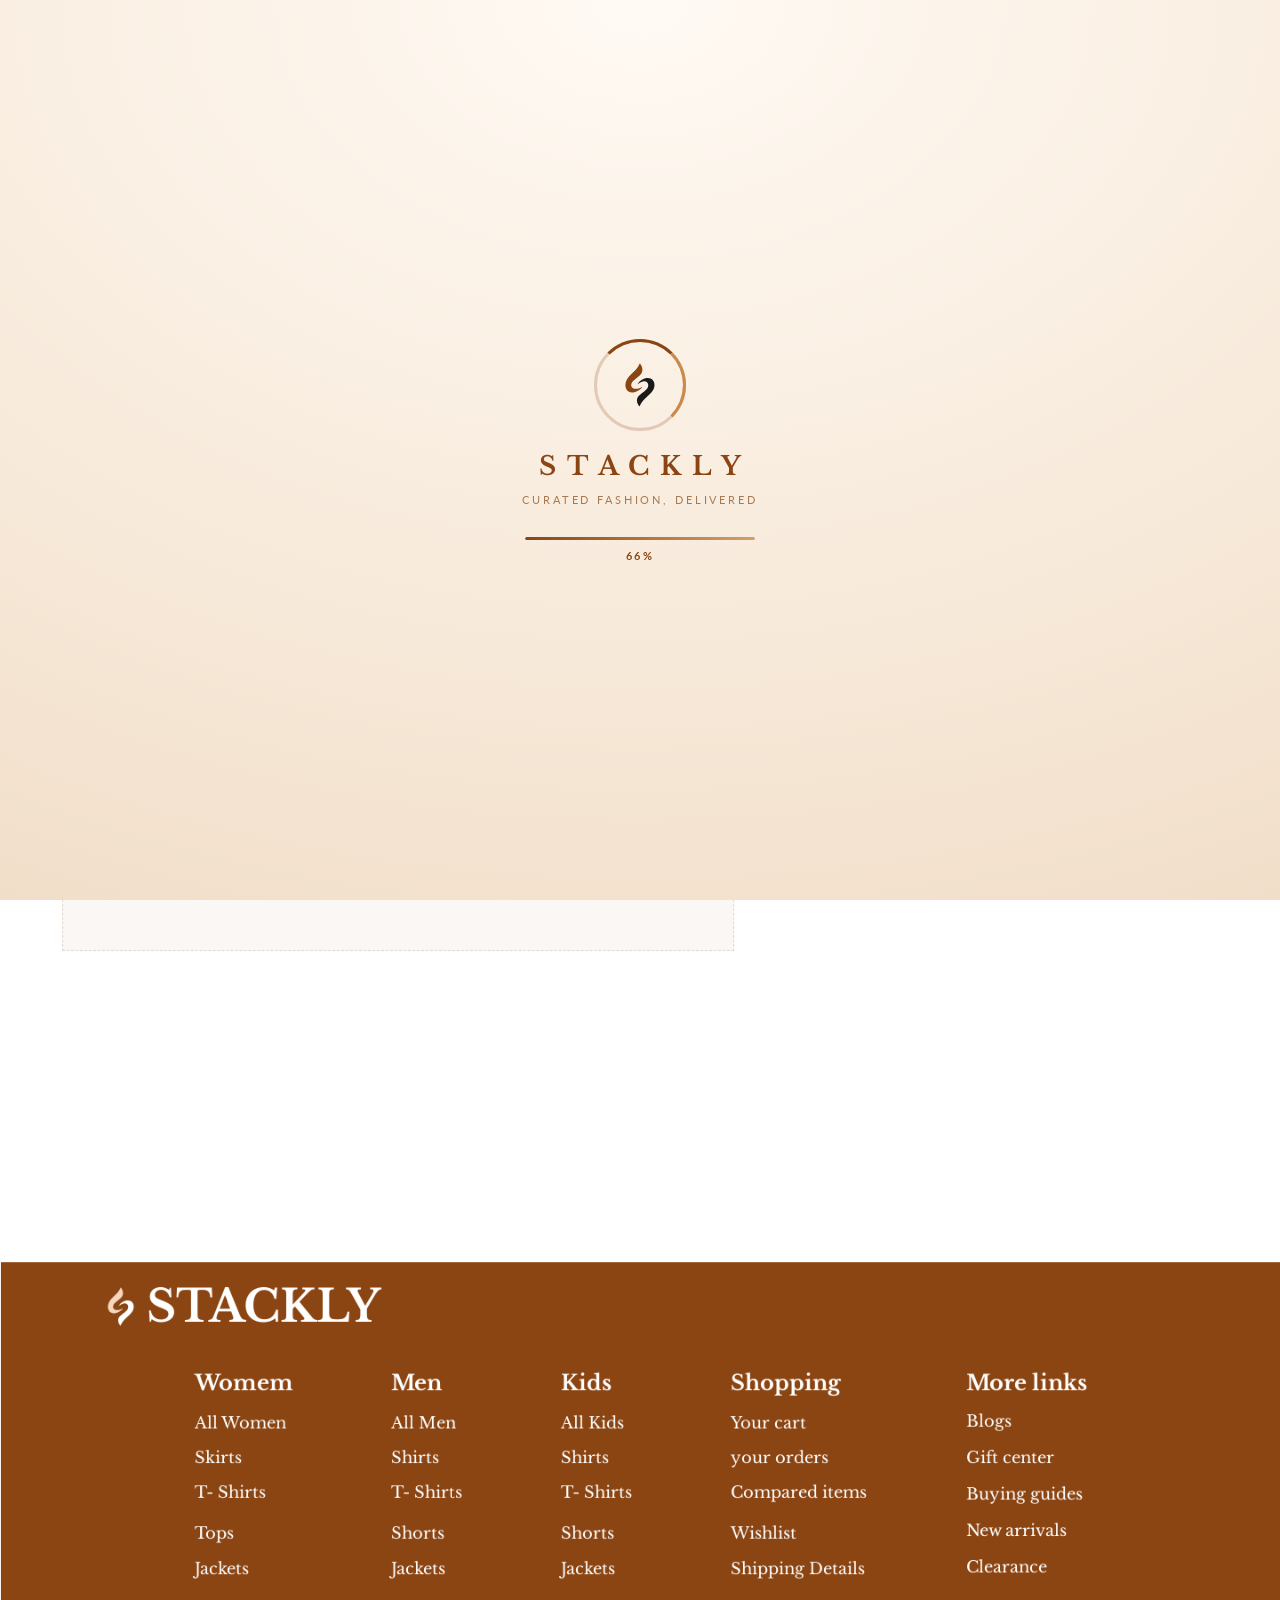
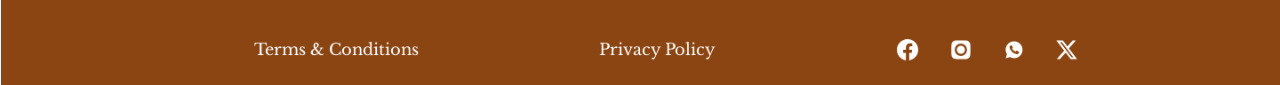
<file: html/cart.html>
﻿<!DOCTYPE html>
<html lang="en" class="pg-cart">
<head>
<link rel="icon" href="../assets/brand-logo.svg" type="image/svg+xml">
<meta charset="UTF-8">
<meta name="viewport" content="width=device-width, initial-scale=1">
<title>Stackly — Cart</title>
<link rel="preconnect" href="https://fonts.googleapis.com">
<link rel="preconnect" href="https://fonts.gstatic.com" crossorigin>
<link href="https://fonts.googleapis.com/css2?family=Libre+Baskerville:wght@400;700&family=Lato:wght@300;400;700;900&family=Open+Sans:wght@400;600;700&family=Playfair+Display:wght@400;500;600;700&display=swap" rel="stylesheet" media="print" onload="this.media='all'; this.onload=null"><noscript><link href="https://fonts.googleapis.com/css2?family=Libre+Baskerville:wght@400;700&family=Lato:wght@300;400;700;900&family=Open+Sans:wght@400;600;700&family=Playfair+Display:wght@400;500;600;700&display=swap" rel="stylesheet"></noscript>
  <link rel="stylesheet" href="../css/stackly.css">
  
  
</head>
<body>
<div class="stage s182">
<div class="canvas s183">

  <!-- ==================================================== BANNER -->
  <div class="banner s184">
    <p class="banner__text">Discount 20% For New Member, <strong>ONLY FOR TODAY</strong>!!</p>
    <button class="banner__close" aria-label="Close">
      <svg viewBox="0 0 24 24" width="20" height="20" fill="none" stroke="#fff" stroke-width="2" stroke-linecap="round"><path d="M6 6l12 12M18 6L6 18"/></svg>
    </button>
  </div>

  <!-- ==================================================== HEADER -->
  <div class="logo s185"><svg class="brand-logo-icon s186" viewBox="398 82 212 290" width="38" height="46" xmlns="http://www.w3.org/2000/svg"><path fill="#8b4513" d="M419.713867,256.179962   C408.001251,235.739304 410.215973,215.613876 419.889709,195.679504   C426.373138,182.319229 436.255493,171.444672 446.508270,160.904480   C457.075165,150.041229 468.783997,140.348602 478.792694,128.896606   C487.411407,119.035004 494.797852,108.464394 500.031921,96.425682   C500.738983,94.799370 501.001617,92.854477 502.785980,91.712807   C503.214905,91.838028 503.879059,91.821617 504.103485,92.127670   C514.526489,106.341171 522.003967,121.483376 518.287415,139.859406   C515.933533,151.498276 508.987885,160.308563 500.296600,167.942245   C487.788574,178.928223 473.634369,187.949692 462.046570,200.037262   C456.219025,206.116135 451.191589,212.659836 449.149933,221.054688   C445.376373,236.570572 454.272034,249.198563 470.197021,250.779221   C485.241028,252.272446 499.302216,248.880798 512.632202,241.996979   C514.021362,241.279602 515.213196,239.793518 517.062500,240.547546   C517.833252,242.063324 516.690857,242.794266 515.917847,243.562866   C502.480865,256.923462 487.519073,267.973206 468.591339,271.949402   C447.923096,276.291199 431.269562,272.383606 419.713867,256.179962  z"/><path fill="#1a1a1a" d="M536.351807,311.352905   C521.089722,325.623138 508.631836,341.451172 501.644409,361.304535   C500.580017,360.856842 499.799347,360.777496 499.458496,360.348633   C491.323975,350.113098 485.458466,338.909088 484.707672,325.531189   C484.034546,313.536499 489.236786,303.909576 496.947052,295.363251   C506.737030,284.511749 519.089050,276.702271 530.329102,267.573334   C539.676453,259.981689 548.930542,252.352356 553.649658,240.719803   C556.247925,234.315125 556.803040,227.722214 555.167542,221.122284   C551.964783,208.197189 539.399353,200.886032 526.174622,203.877502   C513.911682,206.651428 503.242737,212.702515 493.079834,219.823700   C492.039246,220.552856 491.267578,221.851700 489.661957,221.557190   C488.659760,220.289383 489.653076,219.345703 490.287292,218.480408   C503.850159,199.976334 521.506714,187.674316 544.321167,183.636948   C574.742554,178.253418 599.437622,199.883118 594.804749,234.346802   C592.539368,251.198425 583.628967,264.794067 572.581299,277.156372   C561.558105,289.491241 548.610413,299.803345 536.351807,311.352905  z"/></svg><b>S</b>TACKLY</div>

  <nav class="nav s187">
    <a class="nav__link is-active s188" href="index.html">Home</a>
    <a class="nav__link s189" href="about.html">About</a>
    <a class="nav__link s190" href="shop.html">Shop</a>
    <a class="nav__link is-brown s191" href="product.html">Product details</a>
    <a class="nav__link s192" href="blog.html">Blog</a>
    <a class="nav__link s193" href="contact.html">Contact</a>
  </nav>

  <form class="search s194" onsubmit="return false;">
    <svg viewBox="0 0 24 24" width="16" height="16" fill="none" stroke="#b6b6b6" stroke-width="1.5" stroke-linecap="round"><circle cx="11" cy="11" r="7"/><path d="M20 20l-3.4-3.4"/></svg>
    <input type="text" placeholder="Search" aria-label="Search">
  </form>
  <a class="nav-icon s195" href="login.html" aria-label="Account">
    <svg viewBox="0 0 24 24" width="24" height="24" fill="none" stroke="#3e3e3e" stroke-width="1.5" stroke-linecap="round" stroke-linejoin="round"><path d="M12 12a4 4 0 1 0 0-8 4 4 0 0 0 0 8z"/><path d="M4.5 20a7.5 7.5 0 0 1 15 0"/></svg>
  </a>
  <a class="nav-icon s196" href="cart.html" aria-label="Cart">
    <svg viewBox="0 0 24 24" width="24" height="24" fill="none" stroke="#3e3e3e" stroke-width="1.5" stroke-linecap="round" stroke-linejoin="round"><path d="M3 4h2.2l2.3 10.5h9.6L19.5 7H6.3"/><circle cx="9.5" cy="19" r="1.4"/><circle cx="17" cy="19" r="1.4"/></svg>
  </a>

  <!-- ==================================================== TITLE -->
  <h1 class="ct__title s197">Cart</h1>

  <!-- ==================================================== EMPTY STATE (cart.js shows this only while the cart has 0 items; the design rows below become the row template) -->
  <div class="ct-empty s198">
    <svg viewBox="0 0 24 24" width="76" height="76" fill="none" stroke="#8b4513" stroke-width="1.1" stroke-linecap="round" stroke-linejoin="round"><path d="M3 4h2.2l2.3 10.5h9.6L19.5 7H6.3"/><circle cx="9.5" cy="19" r="1.4"/><circle cx="17" cy="19" r="1.4"/></svg>
    <h3>Your cart is empty</h3>
    <p>You haven't added any products yet.<br>Explore the shop and add something you love.</p>
    <a class="ct-empty__btn" href="shop.html">Continue Shopping</a>
  </div>

  <!-- ==================================================== CART PRODUCT 1 (70,385 756x266) -->
  <div class="slot ct__img s199" data-img="cart-1"></div>
  <p class="ct__name s200">White casual t-shirt</p>
  <p class="ct__price1 s201">₹1,200</p>

  <div class="ct__qty s202">
    <span class="ct__step s203">
      <svg viewBox="0 0 24 24" width="24" height="24"><rect x="4.8" y="11.1" width="14.4" height="1.8" fill="#dadada"/></svg>
    </span>
    <span class="ct__num s204">1</span>
    <span class="ct__step s205">
      <svg viewBox="0 0 24 24" width="24" height="24"><path d="M3.75 3.75h16.5v16.5H3.75z" fill="#3e3e3e" fill-rule="evenodd" clip-rule="evenodd" opacity="0"/><path d="M10.6 3.4h2.8v7.2h7.2v2.8h-7.2v7.2h-2.8v-7.2H3.4v-2.8h7.2V3.4z" fill="#3e3e3e"/></svg>
    </span>
  </div>

  <span class="ct__trash s206">
    <svg viewBox="0 0 24 24" width="24" height="24" fill="none" stroke="#929292" stroke-width="1.5" stroke-linecap="round" stroke-linejoin="round"><path d="M4 6.5h16"/><path d="M9 6.5V4.6c0-.6.5-1.1 1.1-1.1h3.8c.6 0 1.1.5 1.1 1.1v1.9"/><path d="M6.5 6.5l.9 12.1c.05.7.65 1.25 1.35 1.25h6.5c.7 0 1.3-.55 1.35-1.25l.9-12.1"/></svg>
  </span>
  <span class="ct__del s207">Delete</span>
  <span class="ct__delline s208"></span>

  <p class="ct__notes s209">Notes: </p>
  <div class="ct__notebox s210"></div>
  <p class="ct__notetext s211">Eg: Please double check before packing.</p>

  <!-- ==================================================== CART PRODUCT 2 (70,698 756x230) -->
  <div class="slot ct__img s212" data-img="cart-2"></div>
  <p class="ct__name s213">White casual t-shirt</p>
  <p class="ct__price2 s214">₹1,500</p>

  <div class="ct__qty s215">
    <span class="ct__step s216">
      <svg viewBox="0 0 24 24" width="24" height="24"><rect x="4.8" y="11.1" width="14.4" height="1.8" fill="#dadada"/></svg>
    </span>
    <span class="ct__num s217">1</span>
    <span class="ct__step s218">
      <svg viewBox="0 0 24 24" width="24" height="24"><path d="M10.6 3.4h2.8v7.2h7.2v2.8h-7.2v7.2h-2.8v-7.2H3.4v-2.8h7.2V3.4z" fill="#3e3e3e"/></svg>
    </span>
  </div>

  <span class="ct__trash s219">
    <svg viewBox="0 0 24 24" width="24" height="24" fill="none" stroke="#929292" stroke-width="1.5" stroke-linecap="round" stroke-linejoin="round"><path d="M4 6.5h16"/><path d="M9 6.5V4.6c0-.6.5-1.1 1.1-1.1h3.8c.6 0 1.1.5 1.1 1.1v1.9"/><path d="M6.5 6.5l.9 12.1c.05.7.65 1.25 1.35 1.25h6.5c.7 0 1.3-.55 1.35-1.25l.9-12.1"/></svg>
  </span>
  <span class="ct__del s220">Delete</span>
  <span class="ct__delline s221"></span>

  <a class="ct__notes ct__notes--brown s222" href="#">Notes</a>

  <!-- ==================================================== CART PRODUCT 3 (70,985 756x298) -->
  <div class="slot ct__img s223" data-img="cart-3"></div>
  <p class="ct__name s224">White casual t-shirt</p>

  <p class="ct__price1 s225">₹1,400</p>
  <span class="ct__badge s226">50%</span>
  <p class="ct__price3 s227">₹900</p>

  <div class="ct__qty s228">
    <span class="ct__step s229">
      <svg viewBox="0 0 24 24" width="24" height="24"><rect x="4.8" y="11.1" width="14.4" height="1.8" fill="#dadada"/></svg>
    </span>
    <span class="ct__num s230">1</span>
    <span class="ct__step s231">
      <svg viewBox="0 0 24 24" width="24" height="24"><path d="M10.6 3.4h2.8v7.2h7.2v2.8h-7.2v7.2h-2.8v-7.2H3.4v-2.8h7.2V3.4z" fill="#3e3e3e"/></svg>
    </span>
  </div>

  <span class="ct__trash s232">
    <svg viewBox="0 0 24 24" width="24" height="24" fill="none" stroke="#929292" stroke-width="1.5" stroke-linecap="round" stroke-linejoin="round"><path d="M4 6.5h16"/><path d="M9 6.5V4.6c0-.6.5-1.1 1.1-1.1h3.8c.6 0 1.1.5 1.1 1.1v1.9"/><path d="M6.5 6.5l.9 12.1c.05.7.65 1.25 1.35 1.25h6.5c.7 0 1.3-.55 1.35-1.25l.9-12.1"/></svg>
  </span>
  <span class="ct__del s233">Delete</span>
  <span class="ct__delline s234"></span>

  <p class="ct__notes s235">Notes: </p>
  <div class="ct__notebox s236"></div>
  <p class="ct__notetext s237">Eg: Please double check before packing.</p>

  <!-- ==================================================== SHOPPING INFO (900,316 498x335) -->
  <h2 class="ct__si-title s238">Shopping Info</h2>

  <div class="ct__promo s239"></div>
  <span class="ct__promo-t1 s240">Hooray! You have promo code!</span>
  <span class="ct__promo-t2 s241">Use promo code</span>
  <span class="ct__promo-x s242">
    <svg viewBox="0 0 20 20" width="20" height="20"><path d="M5.6 5.6l8.8 8.8M14.4 5.6l-8.8 8.8" stroke="#929292" stroke-width="1.4" stroke-linecap="round"/></svg>
  </span>

  <p class="ct__lbl s243">Subtotal</p>
  <p class="ct__lbl ct__lbl--dark s244">Total</p>
  <p class="ct__val s245">₹3,600</p>
  <p class="ct__val ct__val--dark s246">₹3,100</p>

  <a class="ct__checkout s247" href="#">
    <span class="s248">PROCEED TO CHECKOUT</span>
  </a>

  <!-- ==================================================== FOOTER (1,1420 1440x476) -->
  <footer class="footer s249">
    <div class="footer__logo s250"><svg class="brand-logo-icon s251" viewBox="398 82 212 290" width="36" height="44" xmlns="http://www.w3.org/2000/svg"><path fill="#f6d7bd" d="M419.713867,256.179962   C408.001251,235.739304 410.215973,215.613876 419.889709,195.679504   C426.373138,182.319229 436.255493,171.444672 446.508270,160.904480   C457.075165,150.041229 468.783997,140.348602 478.792694,128.896606   C487.411407,119.035004 494.797852,108.464394 500.031921,96.425682   C500.738983,94.799370 501.001617,92.854477 502.785980,91.712807   C503.214905,91.838028 503.879059,91.821617 504.103485,92.127670   C514.526489,106.341171 522.003967,121.483376 518.287415,139.859406   C515.933533,151.498276 508.987885,160.308563 500.296600,167.942245   C487.788574,178.928223 473.634369,187.949692 462.046570,200.037262   C456.219025,206.116135 451.191589,212.659836 449.149933,221.054688   C445.376373,236.570572 454.272034,249.198563 470.197021,250.779221   C485.241028,252.272446 499.302216,248.880798 512.632202,241.996979   C514.021362,241.279602 515.213196,239.793518 517.062500,240.547546   C517.833252,242.063324 516.690857,242.794266 515.917847,243.562866   C502.480865,256.923462 487.519073,267.973206 468.591339,271.949402   C447.923096,276.291199 431.269562,272.383606 419.713867,256.179962  z"/><path fill="#ffffff" d="M536.351807,311.352905   C521.089722,325.623138 508.631836,341.451172 501.644409,361.304535   C500.580017,360.856842 499.799347,360.777496 499.458496,360.348633   C491.323975,350.113098 485.458466,338.909088 484.707672,325.531189   C484.034546,313.536499 489.236786,303.909576 496.947052,295.363251   C506.737030,284.511749 519.089050,276.702271 530.329102,267.573334   C539.676453,259.981689 548.930542,252.352356 553.649658,240.719803   C556.247925,234.315125 556.803040,227.722214 555.167542,221.122284   C551.964783,208.197189 539.399353,200.886032 526.174622,203.877502   C513.911682,206.651428 503.242737,212.702515 493.079834,219.823700   C492.039246,220.552856 491.267578,221.851700 489.661957,221.557190   C488.659760,220.289383 489.653076,219.345703 490.287292,218.480408   C503.850159,199.976334 521.506714,187.674316 544.321167,183.636948   C574.742554,178.253418 599.437622,199.883118 594.804749,234.346802   C592.539368,251.198425 583.628967,264.794067 572.581299,277.156372   C561.558105,289.491241 548.610413,299.803345 536.351807,311.352905  z"/></svg>STACKLY</div>

    <div class="fcol s252">
      <h6>Womem</h6>
      <ul>
        <li><a href="#">All Women</a></li>
        <li><a href="#">Skirts</a></li>
        <li><a href="#">T- Shirts</a></li>
        <li><a href="#">Tops</a></li>
        <li><a href="#">Jackets</a></li>
      </ul>
    </div>

    <div class="fcol s253">
      <h6>Men</h6>
      <ul>
        <li><a href="#">All Men</a></li>
        <li><a href="#">Shirts</a></li>
        <li><a href="#">T- Shirts</a></li>
        <li><a href="#">Shorts</a></li>
        <li><a href="#">Jackets</a></li>
      </ul>
    </div>

    <div class="fcol s254">
      <h6>Kids</h6>
      <ul>
        <li><a href="#">All Kids</a></li>
        <li><a href="#">Shirts</a></li>
        <li><a href="#">T- Shirts</a></li>
        <li><a href="#">Shorts</a></li>
        <li><a href="#">Jackets</a></li>
      </ul>
    </div>

    <div class="fcol s255">
      <h6>Shopping</h6>
      <ul>
        <li><a href="cart.html">Your cart</a></li>
        <li><a href="#">your orders</a></li>
        <li><a href="#">Compared items</a></li>
        <li><a href="#">Wishlist</a></li>
        <li><a href="#">Shipping Details</a></li>
      </ul>
    </div>

    <div class="fcol fcol--ml s256">
      <h6>More links</h6>
      <ul>
        <li><a href="blog.html">Blogs</a></li>
        <li><a href="#">Gift center</a></li>
        <li><a href="#">Buying guides</a></li>
        <li><a href="#">New arrivals</a></li>
        <li><a href="#">Clearance</a></li>
      </ul>
    </div>

    <a class="footer__legal s257" href="#">Terms &amp; Conditions</a>
    <a class="footer__legal s258" href="#">Privacy Policy</a>

    <div class="socials s259">
      <a href="#" aria-label="Facebook" class="soc s260">
        <svg viewBox="0 0 24 24" width="24" height="24" fill="#fff"><path d="M24 12.073c0-6.627-5.373-12-12-12s-12 5.373-12 12c0 5.99 4.388 10.954 10.125 11.854v-8.385H7.078v-3.47h3.047V9.43c0-3.007 1.792-4.669 4.533-4.669 1.312 0 2.686.235 2.686.235v2.953H15.83c-1.491 0-1.956.925-1.956 1.874v2.25h3.328l-.532 3.47h-2.796v8.385C19.612 23.027 24 18.062 24 12.073z"/></svg>
      </a>
      <a href="#" aria-label="Instagram" class="soc s261">
        <svg viewBox="0 0 24 24" width="26" height="26" fill="#fff"><path d="M12 2.2c3.2 0 3.6 0 4.8.1 1.2.1 1.9.2 2.3.4.6.2 1 .5 1.4.9.4.4.7.8.9 1.4.2.4.4 1.1.4 2.3.1 1.2.1 1.6.1 4.7s0 3.5-.1 4.7c-.1 1.2-.2 1.9-.4 2.3-.2.6-.5 1-.9 1.4-.4.4-.8.7-1.4.9-.4.2-1.1.4-2.3.4-1.2.1-1.6.1-4.8.1s-3.6 0-4.8-.1c-1.2-.1-1.9-.2-2.3-.4-.6-.2-1-.5-1.4-.9-.4-.4-.7-.8-.9-1.4-.2-.4-.4-1.1-.4-2.3-.1-1.2-.1-1.6-.1-4.7s0-3.5.1-4.7c.1-1.2.2-1.9.4-2.3.2-.6.5-1 .9-1.4.4-.4.8-.7 1.4-.9.4-.2 1.1-.4 2.3-.4 1.2-.1 1.6-.1 4.8-.1zm0 3.4a6.4 6.4 0 1 0 0 12.8 6.4 6.4 0 0 0 0-12.8zm0 10.6a4.2 4.2 0 1 1 0-8.4 4.2 4.2 0 0 1 0 8.4zm6.6-10.9a1.5 1.5 0 1 1-3 0 1.5 1.5 0 0 1 3 0z"/></svg>
      </a>
      <a href="#" aria-label="WhatsApp" class="soc s262">
        <svg viewBox="0 0 24 24" width="24" height="24" fill="#fff"><path d="M12 2.5A9.5 9.5 0 0 0 3.8 17l-1.3 4.6 4.7-1.3A9.5 9.5 0 1 0 12 2.5zm5.2 13.3c-.2.6-1.2 1.2-1.7 1.2-.4 0-1 .1-3.2-.9-2.7-1.2-4.4-4-4.5-4.2-.1-.2-1-1.4-1-2.6s.6-1.8.9-2.1c.2-.2.5-.3.7-.3h.5c.2 0 .4 0 .6.5l.8 1.9c.1.2.1.4 0 .6l-.4.5c-.1.2-.3.3-.1.6.1.3.6 1.1 1.4 1.8 1 .9 1.8 1.1 2 1.2.3.1.4.1.6-.1l.7-.8c.2-.2.4-.2.6-.1l1.8.9c.2.1.4.2.4.3.1.1.1.6-.1 1.2z"/></svg>
      </a>
      <a href="#" aria-label="X" class="soc s263">
        <svg viewBox="0 0 24 24" width="26" height="26" fill="#fff"><path d="M18.244 2.25h3.308l-7.227 8.26 8.502 11.24H16.17l-5.214-6.817L4.99 21.75H1.68l7.73-8.835L1.254 2.25H8.08l4.713 6.231zm-1.161 17.52h1.833L7.084 4.126H5.117z"/></svg>
      </a>
    </div>
  </footer>

</div>
</div>
<script src="../js/images.js" defer></script>
<script src="../js/script.js" defer></script>
  <script src="../js/cart.js" defer></script>
</body>
</html>
</file>
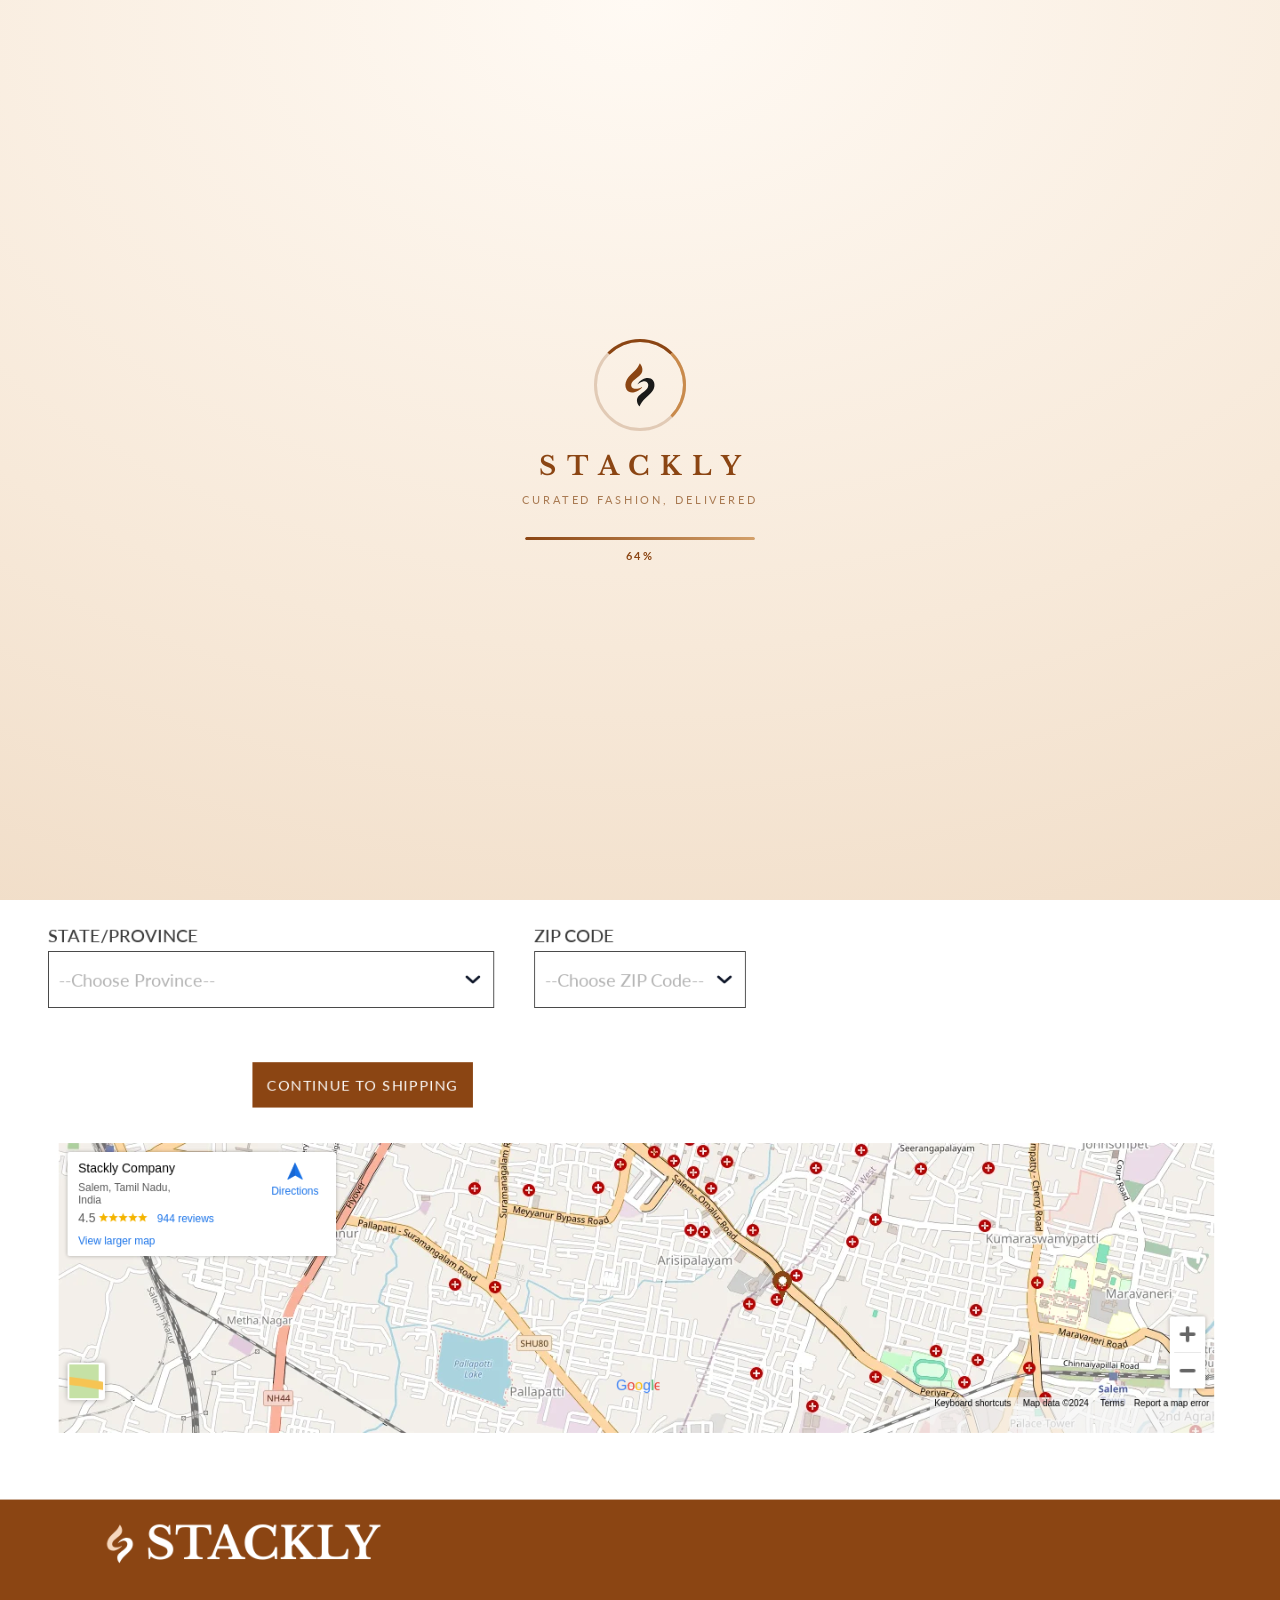
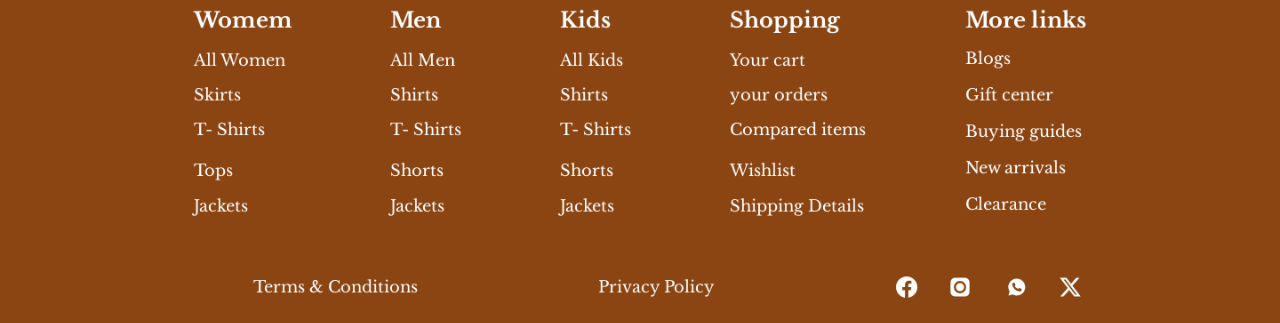
<file: html/contact.html>
﻿<!DOCTYPE html>
<html lang="en" class="pg-contact">
<head>
<link rel="icon" href="../assets/brand-logo.svg" type="image/svg+xml">
<meta charset="UTF-8">
<meta name="viewport" content="width=device-width, initial-scale=1">
<title>Stackly — Contact</title>
<link rel="preconnect" href="https://fonts.googleapis.com">
<link rel="preconnect" href="https://fonts.gstatic.com" crossorigin>
<link href="https://fonts.googleapis.com/css2?family=Libre+Baskerville:wght@400;700&family=Lato:wght@300;400;700;900&family=Open+Sans:wght@400;600;700&family=Playfair+Display:wght@400;500;600;700&display=swap" rel="stylesheet" media="print" onload="this.media='all'; this.onload=null"><noscript><link href="https://fonts.googleapis.com/css2?family=Libre+Baskerville:wght@400;700&family=Lato:wght@300;400;700;900&family=Open+Sans:wght@400;600;700&family=Playfair+Display:wght@400;500;600;700&display=swap" rel="stylesheet"></noscript>
  <link rel="stylesheet" href="../css/stackly.css">
  
  
</head>
<body>
<div class="stage s264">
<div class="canvas s265">

  <!-- ==================================================== TOP BANNER (0,0 1440x40) -->
  <div class="banner s266">
    <p class="banner__text">Discount 20% For New Member, <strong>ONLY FOR TODAY</strong>!!</p>
    <button class="banner__close" aria-label="Close">
      <svg viewBox="0 0 24 24" width="20" height="20" fill="none" stroke="#fff" stroke-width="2" stroke-linecap="round"><path d="M6 6l12 12M18 6L6 18"/></svg>
    </button>
  </div>

  <!-- ==================================================== HEADER -->
  <div class="logo s267"><svg class="brand-logo-icon s268" viewBox="398 82 212 290" width="38" height="46" xmlns="http://www.w3.org/2000/svg"><path fill="#8b4513" d="M419.713867,256.179962   C408.001251,235.739304 410.215973,215.613876 419.889709,195.679504   C426.373138,182.319229 436.255493,171.444672 446.508270,160.904480   C457.075165,150.041229 468.783997,140.348602 478.792694,128.896606   C487.411407,119.035004 494.797852,108.464394 500.031921,96.425682   C500.738983,94.799370 501.001617,92.854477 502.785980,91.712807   C503.214905,91.838028 503.879059,91.821617 504.103485,92.127670   C514.526489,106.341171 522.003967,121.483376 518.287415,139.859406   C515.933533,151.498276 508.987885,160.308563 500.296600,167.942245   C487.788574,178.928223 473.634369,187.949692 462.046570,200.037262   C456.219025,206.116135 451.191589,212.659836 449.149933,221.054688   C445.376373,236.570572 454.272034,249.198563 470.197021,250.779221   C485.241028,252.272446 499.302216,248.880798 512.632202,241.996979   C514.021362,241.279602 515.213196,239.793518 517.062500,240.547546   C517.833252,242.063324 516.690857,242.794266 515.917847,243.562866   C502.480865,256.923462 487.519073,267.973206 468.591339,271.949402   C447.923096,276.291199 431.269562,272.383606 419.713867,256.179962  z"/><path fill="#1a1a1a" d="M536.351807,311.352905   C521.089722,325.623138 508.631836,341.451172 501.644409,361.304535   C500.580017,360.856842 499.799347,360.777496 499.458496,360.348633   C491.323975,350.113098 485.458466,338.909088 484.707672,325.531189   C484.034546,313.536499 489.236786,303.909576 496.947052,295.363251   C506.737030,284.511749 519.089050,276.702271 530.329102,267.573334   C539.676453,259.981689 548.930542,252.352356 553.649658,240.719803   C556.247925,234.315125 556.803040,227.722214 555.167542,221.122284   C551.964783,208.197189 539.399353,200.886032 526.174622,203.877502   C513.911682,206.651428 503.242737,212.702515 493.079834,219.823700   C492.039246,220.552856 491.267578,221.851700 489.661957,221.557190   C488.659760,220.289383 489.653076,219.345703 490.287292,218.480408   C503.850159,199.976334 521.506714,187.674316 544.321167,183.636948   C574.742554,178.253418 599.437622,199.883118 594.804749,234.346802   C592.539368,251.198425 583.628967,264.794067 572.581299,277.156372   C561.558105,289.491241 548.610413,299.803345 536.351807,311.352905  z"/></svg><b>S</b>TACKLY</div>

  <!-- spec colours: Home #000 (is-active), Contact #8b4513 (is-current), rest #272727 -->
  <nav class="nav">
    <a class="nav__link is-active s269" href="index.html">Home</a>
    <a class="nav__link s270" href="about.html">About</a>
    <a class="nav__link s271" href="shop.html">Shop</a>
    <a class="nav__link s272" href="product.html">Product details</a>
    <a class="nav__link s273" href="blog.html">Blog</a>
    <a class="nav__link is-current s274" href="contact.html">Contact</a>
  </nav>

  <form class="search s275" onsubmit="return false;">
    <svg viewBox="0 0 24 24" width="16" height="16" fill="none" stroke="#b6b6b6" stroke-width="1.5" stroke-linecap="round"><circle cx="11" cy="11" r="7"/><path d="M20 20l-3.4-3.4"/></svg>
    <input type="text" placeholder="Search" aria-label="Search">
  </form>
  <button class="nav-icon s276" aria-label="Account">
    <svg viewBox="0 0 24 24" width="24" height="24" fill="none" stroke="#3e3e3e" stroke-width="1.5" stroke-linecap="round" stroke-linejoin="round"><path d="M12 12a4 4 0 1 0 0-8 4 4 0 0 0 0 8z"/><path d="M4.5 20a7.5 7.5 0 0 1 15 0"/></svg>
  </button>
  <button class="nav-icon s277" aria-label="Cart">
    <svg viewBox="0 0 24 24" width="24" height="24" fill="none" stroke="#3e3e3e" stroke-width="1.5" stroke-linecap="round" stroke-linejoin="round"><path d="M3 4h2.2l2.3 10.5h9.6L19.5 7H6.3"/><circle cx="9.5" cy="19" r="1.4"/><circle cx="17" cy="19" r="1.4"/></svg>
  </button>

  <!-- ==================================================== CONTACT FORM -->
  <h1 class="c-h s278">COntact Person</h1>

  <!-- Input: Name (54,290 756x95) -->
  <div class="inp s279">
    <div class="inp__l">Name</div>
    <div class="inp__f"><span class="inp__p">Eg: John Doe</span></div>
  </div>

  <!-- Input: Phone Number (54,417 756x95) -->
  <div class="inp s280">
    <div class="inp__l">Phone Number</div>
    <div class="phone">
      <div class="phone__cc">
        <span class="phone__grp">
          <span class="phone__flag"><i></i><i></i></span>
          <span class="inp__p">(+62)</span>
        </span>
        <svg class="chev" viewBox="0 0 24 24" width="24" height="24" fill="none" stroke="#3e3e3e" stroke-width="3" stroke-linecap="round" stroke-linejoin="round"><path d="M5.25 9L12 15l6.75-6"/></svg>
      </div>
      <div class="inp__f phone__num"><span class="inp__p">111-2222-33333</span></div>
    </div>
  </div>

  <!-- Input: Email (54,544 756x95) -->
  <div class="inp s281">
    <div class="inp__l">Email</div>
    <div class="inp__f"><span class="inp__p">Eg: example@example.com</span></div>
  </div>

  <h2 class="c-h s282">Address Detail</h2>

  <!-- Input: Address (54,764 756x125) -->
  <div class="inp s283">
    <div class="inp__l">Address</div>
    <div class="inp__f inp__f--area"><span class="inp__p">Eg: ABC Street 12A, West Java, Indonesia</span></div>
  </div>

  <!-- Input: Country (54,912 756x95) -->
  <div class="inp s284">
    <div class="inp__l">Country</div>
    <div class="inp__f">
      <span class="inp__p">--Choose Country--</span>
      <svg class="chev" viewBox="0 0 24 24" width="24" height="24" fill="none" stroke="#0f172a" stroke-width="3" stroke-linecap="round" stroke-linejoin="round"><path d="M5.25 9L12 15l6.75-6"/></svg>
    </div>
  </div>

  <!-- Input: State/Province (54,1039 502x95) -->
  <div class="inp s285">
    <div class="inp__l">State/Province</div>
    <div class="inp__f">
      <span class="inp__p">--Choose Province--</span>
      <svg class="chev" viewBox="0 0 24 24" width="24" height="24" fill="none" stroke="#0f172a" stroke-width="3" stroke-linecap="round" stroke-linejoin="round"><path d="M5.25 9L12 15l6.75-6"/></svg>
    </div>
  </div>

  <!-- Input: ZIP COde (601,1039 238x95) -->
  <div class="inp s286">
    <div class="inp__l">ZIP COde</div>
    <div class="inp__f">
      <span class="inp__p">--Choose ZIP Code--</span>
      <svg class="chev" viewBox="0 0 24 24" width="24" height="24" fill="none" stroke="#0f172a" stroke-width="3" stroke-linecap="round" stroke-linejoin="round"><path d="M5.25 9L12 15l6.75-6"/></svg>
    </div>
  </div>

  <!-- Button: COntinue to Shipping (284,1195 248x51) -->
  <a class="btn-ship s287" href="#">COntinue to Shipping</a>

  <!-- ==================================================== EMBEDDED MAP (Group 47724 — 66,1286 1300x325.59) -->
  <div class="map s288">

    <!-- real map of the Stackly location (Salem, Tamil Nadu) — stitched OSM tiles;
         sits above the 14 design tiles, below the design chrome -->
    <img loading="lazy" decoding="async" class="map__img s289" src="../assets/map-salem.webp" alt="Map of Salem — Stackly company location">

    <!-- 14 map tiles 256x256, clipped by the map frame (coords = spec − 66,1286) -->
    <div class="slot s290" data-img="contact-1"></div>
    <div class="slot s291" data-img="contact-2"></div>
    <div class="slot s292" data-img="contact-3"></div>
    <div class="slot s293" data-img="contact-4"></div>
    <div class="slot s294" data-img="contact-5"></div>
    <div class="slot s295" data-img="contact-6"></div>
    <div class="slot s296" data-img="contact-7"></div>
    <div class="slot s297" data-img="contact-8"></div>
    <div class="slot s298" data-img="contact-9"></div>
    <div class="slot s299" data-img="contact-10"></div>
    <div class="slot s300" data-img="contact-11"></div>
    <div class="slot s301" data-img="contact-12"></div>
    <div class="slot s302" data-img="contact-13"></div>
    <div class="slot s303" data-img="contact-14"></div>

    <!-- Google place card (76,1296 301.59x117) -->
    <div class="map-card s304">
      <div class="mc-name s305">Stackly Company</div>
      <div class="mc-sub s306">Salem, Tamil Nadu,</div>
      <div class="mc-sub s307">India</div>
      <div class="slot s308" data-img="contact-15"></div>
      <div class="mc-link mc-link--c s309">Directions</div>
      <div class="mc-rate s310">4.5</div>
      <div class="slot s311" data-img="contact-16"></div>
      <div class="slot s312" data-img="contact-17"></div>
      <div class="slot s313" data-img="contact-18"></div>
      <div class="slot s314" data-img="contact-19"></div>
      <div class="slot s315" data-img="contact-20"></div>
      <div class="mc-link s316">944 reviews</div>
      <div class="mc-link s317">View larger map</div>
    </div>

    <!-- Zoom controls (1316,1481 40x81) -->
    <div class="map-zoom s318">
      <svg class="s319" width="18" height="18" viewBox="0 0 18 18" fill="none" stroke="#666" stroke-width="4" stroke-linecap="round"><path d="M2 9h14M9 2v14"/></svg>
      <i class="map-zoom__sep s320"></i>
      <svg class="s321" width="18" height="4" viewBox="0 0 18 4" fill="none" stroke="#666" stroke-width="4" stroke-linecap="round"><path d="M2 2h14"/></svg>
    </div>

    <!-- Google wordmark (690,1549.16 52x21.84) -->
    <div class="map-logo s322">
      <svg width="52" height="21.84" viewBox="0 0 52 21.84" role="img" aria-label="Google">
        <text x="3" y="15.06" font-family="Arial,Helvetica,sans-serif" font-size="16" font-weight="400"><tspan fill="#4285f4">G</tspan><tspan fill="#e94235">o</tspan><tspan fill="#fabb05">o</tspan><tspan fill="#4285f4">g</tspan><tspan fill="#34a853">l</tspan><tspan fill="#e94235">e</tspan></text>
      </svg>
    </div>

    <!-- Bottom-right map legal tags -->
    <i class="map-tag s323"></i>
    <div class="map-tag__t s324">Report a map error</div>
    <i class="map-tag s325"></i>
    <div class="map-tag__t s326">Keyboard shortcuts</div>
    <i class="map-tag s327"></i>
    <div class="map-tag__t s328">Map data ©2024</div>
    <i class="map-tag s329"></i>
    <div class="map-tag__t s330">Terms</div>

    <!-- Satellite imagery button (76,1533 42x42) -->
    <div class="map-sat s331">
      <div class="map-sat__in s332">
        <div class="slot s333" data-img="contact-21"></div>
      </div>
    </div>

  </div>

  <!-- ==================================================== FOOTER (0,1687 1440x476) -->
  <footer class="footer s334">
    <div class="footer__logo s335"><svg class="brand-logo-icon s336" viewBox="398 82 212 290" width="36" height="44" xmlns="http://www.w3.org/2000/svg"><path fill="#f6d7bd" d="M419.713867,256.179962   C408.001251,235.739304 410.215973,215.613876 419.889709,195.679504   C426.373138,182.319229 436.255493,171.444672 446.508270,160.904480   C457.075165,150.041229 468.783997,140.348602 478.792694,128.896606   C487.411407,119.035004 494.797852,108.464394 500.031921,96.425682   C500.738983,94.799370 501.001617,92.854477 502.785980,91.712807   C503.214905,91.838028 503.879059,91.821617 504.103485,92.127670   C514.526489,106.341171 522.003967,121.483376 518.287415,139.859406   C515.933533,151.498276 508.987885,160.308563 500.296600,167.942245   C487.788574,178.928223 473.634369,187.949692 462.046570,200.037262   C456.219025,206.116135 451.191589,212.659836 449.149933,221.054688   C445.376373,236.570572 454.272034,249.198563 470.197021,250.779221   C485.241028,252.272446 499.302216,248.880798 512.632202,241.996979   C514.021362,241.279602 515.213196,239.793518 517.062500,240.547546   C517.833252,242.063324 516.690857,242.794266 515.917847,243.562866   C502.480865,256.923462 487.519073,267.973206 468.591339,271.949402   C447.923096,276.291199 431.269562,272.383606 419.713867,256.179962  z"/><path fill="#ffffff" d="M536.351807,311.352905   C521.089722,325.623138 508.631836,341.451172 501.644409,361.304535   C500.580017,360.856842 499.799347,360.777496 499.458496,360.348633   C491.323975,350.113098 485.458466,338.909088 484.707672,325.531189   C484.034546,313.536499 489.236786,303.909576 496.947052,295.363251   C506.737030,284.511749 519.089050,276.702271 530.329102,267.573334   C539.676453,259.981689 548.930542,252.352356 553.649658,240.719803   C556.247925,234.315125 556.803040,227.722214 555.167542,221.122284   C551.964783,208.197189 539.399353,200.886032 526.174622,203.877502   C513.911682,206.651428 503.242737,212.702515 493.079834,219.823700   C492.039246,220.552856 491.267578,221.851700 489.661957,221.557190   C488.659760,220.289383 489.653076,219.345703 490.287292,218.480408   C503.850159,199.976334 521.506714,187.674316 544.321167,183.636948   C574.742554,178.253418 599.437622,199.883118 594.804749,234.346802   C592.539368,251.198425 583.628967,264.794067 572.581299,277.156372   C561.558105,289.491241 548.610413,299.803345 536.351807,311.352905  z"/></svg>STACKLY</div>

    <div class="fcol s337">
      <h6>Womem</h6>
      <ul>
        <li><a href="#">All Women</a></li>
        <li><a href="#">Skirts</a></li>
        <li><a href="#">T- Shirts</a></li>
        <li><a href="#">Tops</a></li>
        <li><a href="#">Jackets</a></li>
      </ul>
    </div>

    <div class="fcol s338">
      <h6>Men</h6>
      <ul>
        <li><a href="#">All Men</a></li>
        <li><a href="#">Shirts</a></li>
        <li><a href="#">T- Shirts</a></li>
        <li><a href="#">Shorts</a></li>
        <li><a href="#">Jackets</a></li>
      </ul>
    </div>

    <div class="fcol s339">
      <h6>Kids</h6>
      <ul>
        <li><a href="#">All Kids</a></li>
        <li><a href="#">Shirts</a></li>
        <li><a href="#">T- Shirts</a></li>
        <li><a href="#">Shorts</a></li>
        <li><a href="#">Jackets</a></li>
      </ul>
    </div>

    <div class="fcol s340">
      <h6>Shopping</h6>
      <ul>
        <li><a href="#">Your cart</a></li>
        <li><a href="#">your orders</a></li>
        <li><a href="#">Compared items</a></li>
        <li><a href="#">Wishlist</a></li>
        <li><a href="#">Shipping Details</a></li>
      </ul>
    </div>

    <div class="fcol fcol--ml s341">
      <h6>More links</h6>
      <ul>
        <li><a href="#">Blogs</a></li>
        <li><a href="#">Gift center</a></li>
        <li><a href="#">Buying guides</a></li>
        <li><a href="#">New arrivals</a></li>
        <li><a href="#">Clearance</a></li>
      </ul>
    </div>

    <a class="footer__legal s342" href="#">Terms &amp; Conditions</a>
    <a class="footer__legal s343" href="#">Privacy Policy</a>

    <div class="socials s344">
      <a href="#" aria-label="Facebook" class="soc s345">
        <svg viewBox="0 0 24 24" width="24" height="24" fill="#fff"><path d="M24 12.073c0-6.627-5.373-12-12-12s-12 5.373-12 12c0 5.99 4.388 10.954 10.125 11.854v-8.385H7.078v-3.47h3.047V9.43c0-3.007 1.792-4.669 4.533-4.669 1.312 0 2.686.235 2.686.235v2.953H15.83c-1.491 0-1.956.925-1.956 1.874v2.25h3.328l-.532 3.47h-2.796v8.385C19.612 23.027 24 18.062 24 12.073z"/></svg>
      </a>
      <a href="#" aria-label="Instagram" class="soc s346">
        <svg viewBox="0 0 24 24" width="26" height="26" fill="#fff"><path d="M12 2.2c3.2 0 3.6 0 4.8.1 1.2.1 1.9.2 2.3.4.6.2 1 .5 1.4.9.4.4.7.8.9 1.4.2.4.4 1.1.4 2.3.1 1.2.1 1.6.1 4.7s0 3.5-.1 4.7c-.1 1.2-.2 1.9-.4 2.3-.2.6-.5 1-.9 1.4-.4.4-.8.7-1.4.9-.4.2-1.1.4-2.3.4-1.2.1-1.6.1-4.8.1s-3.6 0-4.8-.1c-1.2-.1-1.9-.2-2.3-.4-.6-.2-1-.5-1.4-.9-.4-.4-.7-.8-.9-1.4-.2-.4-.4-1.1-.4-2.3-.1-1.2-.1-1.6-.1-4.7s0-3.5.1-4.7c.1-1.2.2-1.9.4-2.3.2-.6.5-1 .9-1.4.4-.4.8-.7 1.4-.9.4-.2 1.1-.4 2.3-.4 1.2-.1 1.6-.1 4.8-.1zm0 3.4a6.4 6.4 0 1 0 0 12.8 6.4 6.4 0 0 0 0-12.8zm0 10.6a4.2 4.2 0 1 1 0-8.4 4.2 4.2 0 0 1 0 8.4zm6.6-10.9a1.5 1.5 0 1 1-3 0 1.5 1.5 0 0 1 3 0z"/></svg>
      </a>
      <a href="#" aria-label="WhatsApp" class="soc s347">
        <svg viewBox="0 0 24 24" width="24" height="24" fill="#fff"><path d="M12 2.5A9.5 9.5 0 0 0 3.8 17l-1.3 4.6 4.7-1.3A9.5 9.5 0 1 0 12 2.5zm5.2 13.3c-.2.6-1.2 1.2-1.7 1.2-.4 0-1 .1-3.2-.9-2.7-1.2-4.4-4-4.5-4.2-.1-.2-1-1.4-1-2.6s.6-1.8.9-2.1c.2-.2.5-.3.7-.3h.5c.2 0 .4 0 .6.5l.8 1.9c.1.2.1.4 0 .6l-.4.5c-.1.2-.3.3-.1.6.1.3.6 1.1 1.4 1.8 1 .9 1.8 1.1 2 1.2.3.1.4.1.6-.1l.7-.8c.2-.2.4-.2.6-.1l1.8.9c.2.1.4.2.4.3.1.1.1.6-.1 1.2z"/></svg>
      </a>
      <a href="#" aria-label="X" class="soc s348">
        <svg viewBox="0 0 24 24" width="26" height="26" fill="#fff"><path d="M18.244 2.25h3.308l-7.227 8.26 8.502 11.24H16.17l-5.214-6.817L4.99 21.75H1.68l7.73-8.835L1.254 2.25H8.08l4.713 6.231zm-1.161 17.52h1.833L7.084 4.126H5.117z"/></svg>
      </a>
    </div>
  </footer>

</div>
</div>
<script src="../js/images.js" defer></script>
<script src="../js/script.js" defer></script>
  <script src="../js/contact.js" defer></script>
</body>
</html>
</file>
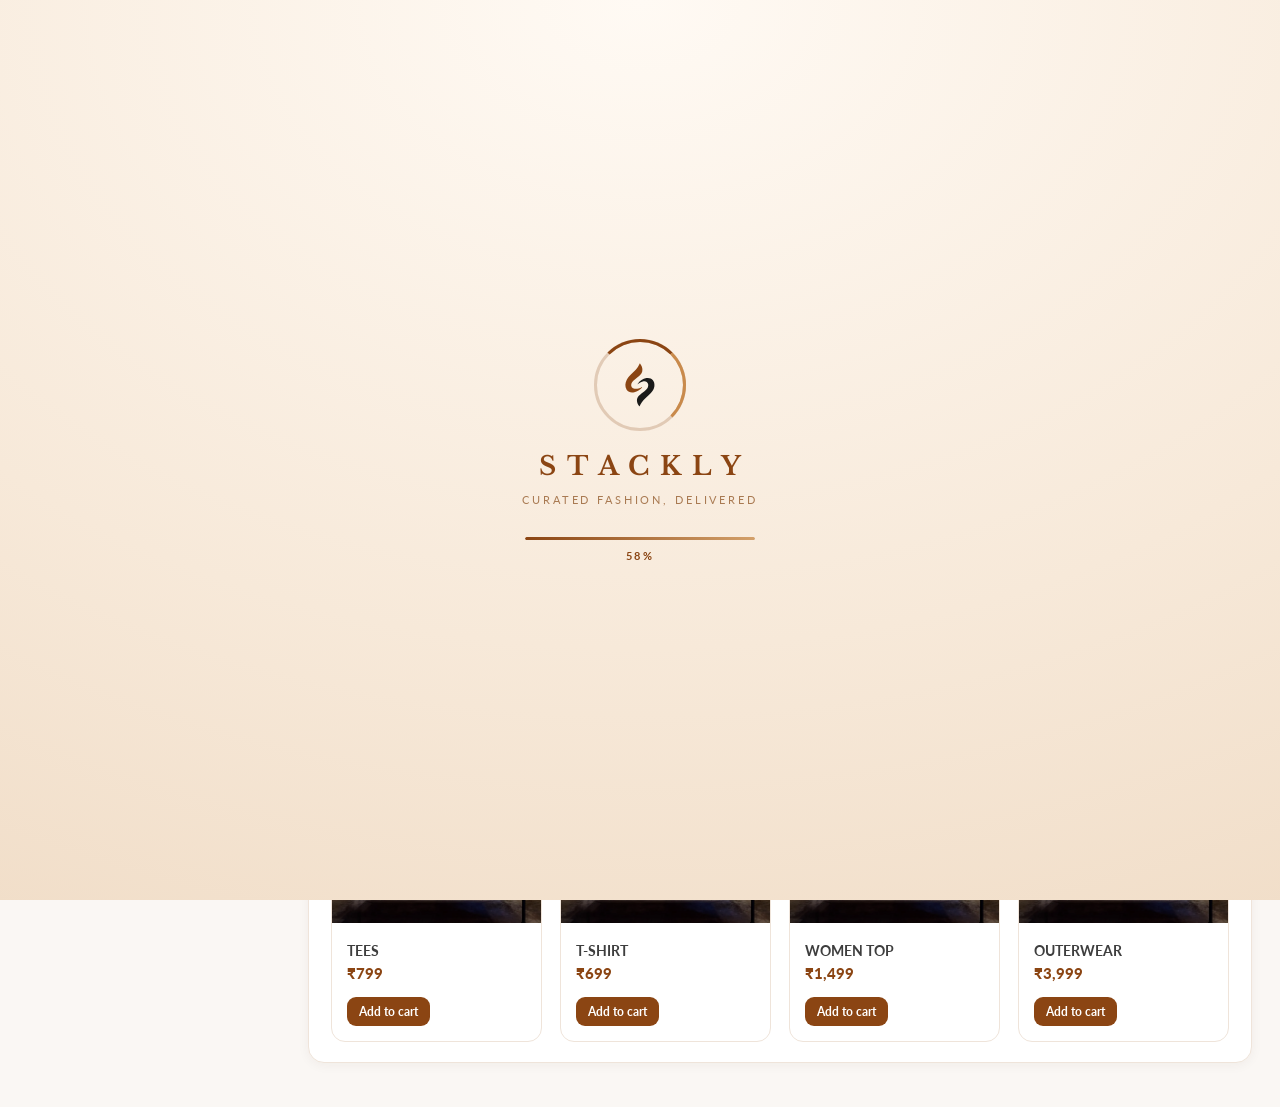
<file: html/dashboard.html>
<!DOCTYPE html>
<html lang="en" class="pg-dashboard">
<head>
<link rel="icon" href="../assets/brand-logo.svg" type="image/svg+xml">
<meta charset="UTF-8">
<meta name="viewport" content="width=device-width, initial-scale=1">
<title>Stackly — Dashboard</title>
<link rel="preconnect" href="https://fonts.googleapis.com">
<link rel="preconnect" href="https://fonts.gstatic.com" crossorigin>
<link href="https://fonts.googleapis.com/css2?family=Inter:wght@400&family=Libre+Baskerville:wght@400;700&family=Lato:wght@300;400;700;900&family=Open+Sans:wght@400;600;700&family=Playfair+Display:wght@400;500;600;700&display=swap" rel="stylesheet" media="print" onload="this.media='all'; this.onload=null"><noscript><link href="https://fonts.googleapis.com/css2?family=Inter:wght@400&family=Libre+Baskerville:wght@400;700&family=Lato:wght@300;400;700;900&family=Open+Sans:wght@400;600;700&family=Playfair+Display:wght@400;500;600;700&display=swap" rel="stylesheet"></noscript>
  <link rel="stylesheet" href="../css/stackly.css">
  
  
</head>
<body class="db-page">
<div class="db">

  <!-- ==================================================== SIDEBAR -->
  <aside class="db-side" id="dbSide">
    <a class="db-logo" href="index.html"><svg class="brand-logo-icon s349" viewBox="398 82 212 290" width="20" height="24" xmlns="http://www.w3.org/2000/svg"><path fill="#f6d7bd" d="M419.713867,256.179962   C408.001251,235.739304 410.215973,215.613876 419.889709,195.679504   C426.373138,182.319229 436.255493,171.444672 446.508270,160.904480   C457.075165,150.041229 468.783997,140.348602 478.792694,128.896606   C487.411407,119.035004 494.797852,108.464394 500.031921,96.425682   C500.738983,94.799370 501.001617,92.854477 502.785980,91.712807   C503.214905,91.838028 503.879059,91.821617 504.103485,92.127670   C514.526489,106.341171 522.003967,121.483376 518.287415,139.859406   C515.933533,151.498276 508.987885,160.308563 500.296600,167.942245   C487.788574,178.928223 473.634369,187.949692 462.046570,200.037262   C456.219025,206.116135 451.191589,212.659836 449.149933,221.054688   C445.376373,236.570572 454.272034,249.198563 470.197021,250.779221   C485.241028,252.272446 499.302216,248.880798 512.632202,241.996979   C514.021362,241.279602 515.213196,239.793518 517.062500,240.547546   C517.833252,242.063324 516.690857,242.794266 515.917847,243.562866   C502.480865,256.923462 487.519073,267.973206 468.591339,271.949402   C447.923096,276.291199 431.269562,272.383606 419.713867,256.179962  z"/><path fill="#ffffff" d="M536.351807,311.352905   C521.089722,325.623138 508.631836,341.451172 501.644409,361.304535   C500.580017,360.856842 499.799347,360.777496 499.458496,360.348633   C491.323975,350.113098 485.458466,338.909088 484.707672,325.531189   C484.034546,313.536499 489.236786,303.909576 496.947052,295.363251   C506.737030,284.511749 519.089050,276.702271 530.329102,267.573334   C539.676453,259.981689 548.930542,252.352356 553.649658,240.719803   C556.247925,234.315125 556.803040,227.722214 555.167542,221.122284   C551.964783,208.197189 539.399353,200.886032 526.174622,203.877502   C513.911682,206.651428 503.242737,212.702515 493.079834,219.823700   C492.039246,220.552856 491.267578,221.851700 489.661957,221.557190   C488.659760,220.289383 489.653076,219.345703 490.287292,218.480408   C503.850159,199.976334 521.506714,187.674316 544.321167,183.636948   C574.742554,178.253418 599.437622,199.883118 594.804749,234.346802   C592.539368,251.198425 583.628967,264.794067 572.581299,277.156372   C561.558105,289.491241 548.610413,299.803345 536.351807,311.352905  z"/></svg><b>S</b>TACKLY</a>
    <div class="db-role" id="dbRole">USER</div>
    <div class="db-nav-back s350">
      <a class="s351" href="index.html">
        <svg width="14" height="14" viewBox="0 0 24 24" fill="none" stroke="currentColor" stroke-width="2" stroke-linecap="round"><path d="M19 12H5M12 19l-7-7 7-7"/></svg>
        <span>Back to Store</span>
      </a>
    </div>
    <nav class="db-menu" id="dbMenu" aria-label="Dashboard menu"><!-- injected --></nav>
    <button class="db-logout" id="dbLogout" type="button">
      <svg viewBox="0 0 24 24" width="18" height="18" fill="none" stroke="currentColor" stroke-width="1.6" stroke-linecap="round" stroke-linejoin="round"><path d="M9 21H5a2 2 0 0 1-2-2V5a2 2 0 0 1 2-2h4"/><path d="M16 17l5-5-5-5"/><path d="M21 12H9"/></svg>
      <span>Log out</span>
    </button>
  </aside>
  <div class="db-scrim" id="dbScrim"></div>

  <!-- ==================================================== MAIN -->
  <div class="db-main">
    <header class="db-top">
      <button class="db-burger" id="dbBurger" type="button" aria-label="Toggle menu">
        <svg viewBox="0 0 24 24" width="22" height="22" fill="none" stroke="#3e3e3e" stroke-width="1.8" stroke-linecap="round"><path d="M4 7h16M4 12h16M4 17h16"/></svg>
      </button>
      <h1 class="db-title" id="dbTitle">Dashboard</h1>
      <nav class="db-store-nav s352">
        <a class="s353" href="index.html">
          <svg width="14" height="14" viewBox="0 0 24 24" fill="none" stroke="currentColor" stroke-width="2"><path d="M3 9l9-7 9 7v11a2 2 0 0 1-2 2H5a2 2 0 0 1-2-2z"/></svg>
          Home
        </a>
        <a class="s354" href="shop.html">Shop</a>
        <a class="s355" href="about.html">About</a>
        <a class="s356" href="contact.html">Contact</a>
      </nav>
      <div class="db-top__r">
        <a class="db-cartchip" id="dbCartChip" href="cart.html">
          <svg viewBox="0 0 24 24" width="16" height="16" fill="none" stroke="currentColor" stroke-width="1.6" stroke-linecap="round" stroke-linejoin="round"><path d="M3 4h2.2l2.3 10.5h9.6L19.5 7H6.3"/><circle cx="9.5" cy="19" r="1.4"/><circle cx="17.5" cy="19" r="1.4"/></svg>
          <span>Cart</span>
          <b class="db-cartchip__n" id="dbCartN">0</b>
        </a>
        <span class="db-chip" id="dbChip">USER</span>
        <span class="db-av" id="dbAv">S</span>
      </div>
    </header>
    <main class="db-body" id="dbBody"><!-- section content injected --></main>
  </div>

</div>
<script src="../js/images.js" defer></script>
<script src="../js/script.js" defer></script>
<script src="../js/dashboard.js" defer></script>
<script>
/* test helper: dashboard.html?layout=desktop forces the wide layout at any width */
if (/layout=desktop/.test(location.search)) {
  var tst = document.createElement("style");
  tst.textContent = ".db{grid-template-columns:280px 1fr !important}.db-side{position:sticky !important;transform:none !important;height:100vh !important}.db-burger{display:none !important}.db-scrim{display:none !important}";
  document.head.appendChild(tst);
}
</script>
</body>
</html>
</file>
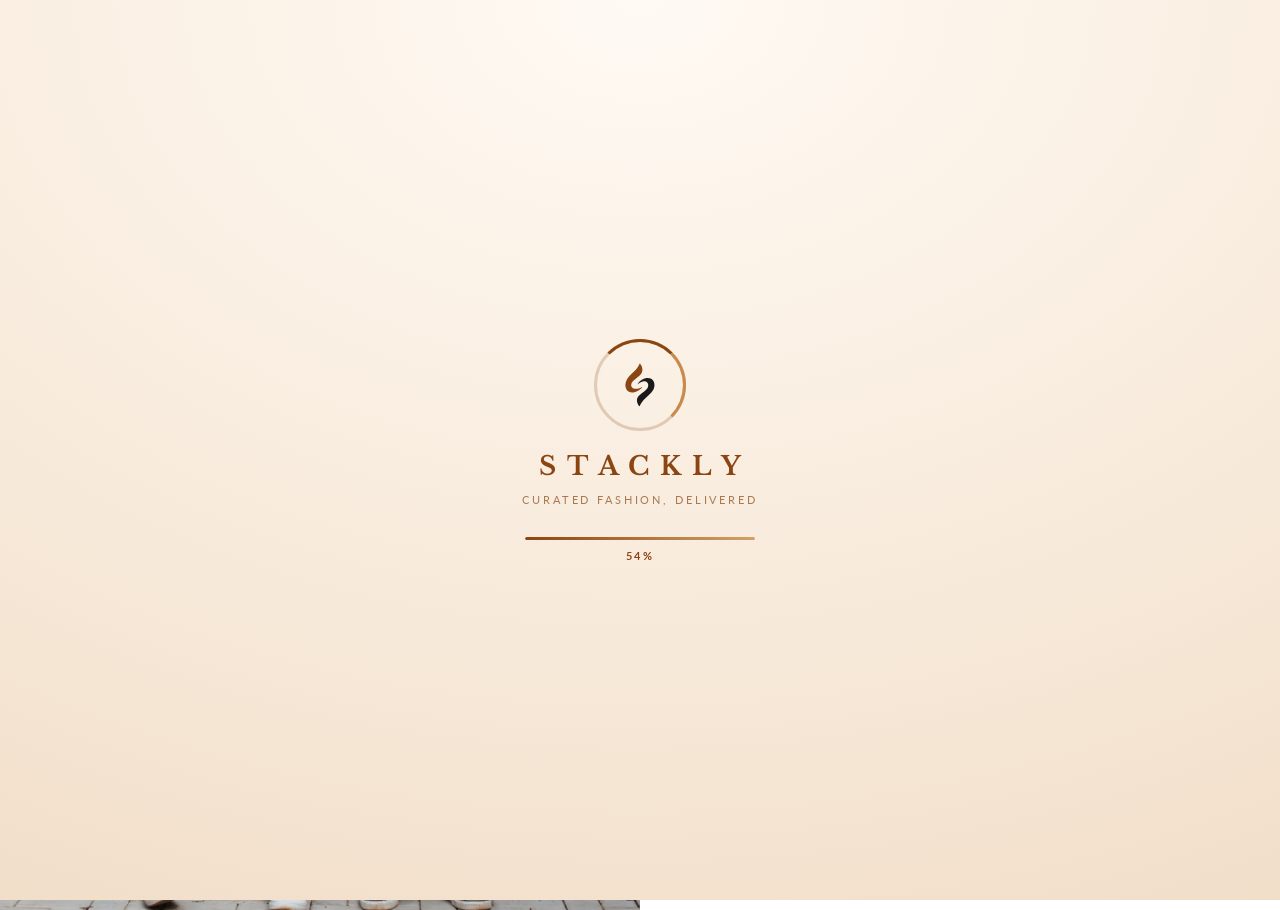
<file: html/login.html>
﻿<!DOCTYPE html>
<html lang="en" class="pg-login">
<head>
<link rel="icon" href="../assets/brand-logo.svg" type="image/svg+xml">
<meta charset="UTF-8">
<meta name="viewport" content="width=device-width, initial-scale=1">
<title>Stackly — Login</title>
  <link rel="preload" href="../assets/login-panel.webp" as="image" type="image/webp">
  <meta name="theme-color" content="#8b4513">
<link rel="preconnect" href="https://fonts.googleapis.com">
<link rel="preconnect" href="https://fonts.gstatic.com" crossorigin>
<link href="https://fonts.googleapis.com/css2?family=Inter:wght@400&family=Libre+Baskerville:wght@400;700&family=Lato:wght@300;400;700;900&family=Open+Sans:wght@400;600;700&family=Playfair+Display:wght@400;500;600;700&display=swap" rel="stylesheet" media="print" onload="this.media='all'; this.onload=null"><noscript><link href="https://fonts.googleapis.com/css2?family=Inter:wght@400&family=Libre+Baskerville:wght@400;700&family=Lato:wght@300;400;700;900&family=Open+Sans:wght@400;600;700&family=Playfair+Display:wght@400;500;600;700&display=swap" rel="stylesheet"></noscript>
  <link rel="stylesheet" href="../css/stackly.css">
  
  
</head>
<body>
<div class="stage s482">
<div class="canvas s483">
    <a href="index.html" class="page-close s484" aria-label="Close">
      <svg viewBox="0 0 24 24" width="22" height="22" fill="none" stroke="#8b4513" stroke-width="2.2" stroke-linecap="round"><path d="M6 6l12 12M18 6L6 18"/></svg>
    </a>

    


  <!-- left photo panel (empty placeholder) -->
  <div class="slot lg__panel s485" data-img="login-1"></div>
  <div class="logo s486"><svg class="brand-logo-icon s487" viewBox="398 82 212 290" width="38" height="46" xmlns="http://www.w3.org/2000/svg"><path fill="#8b4513" d="M419.713867,256.179962   C408.001251,235.739304 410.215973,215.613876 419.889709,195.679504   C426.373138,182.319229 436.255493,171.444672 446.508270,160.904480   C457.075165,150.041229 468.783997,140.348602 478.792694,128.896606   C487.411407,119.035004 494.797852,108.464394 500.031921,96.425682   C500.738983,94.799370 501.001617,92.854477 502.785980,91.712807   C503.214905,91.838028 503.879059,91.821617 504.103485,92.127670   C514.526489,106.341171 522.003967,121.483376 518.287415,139.859406   C515.933533,151.498276 508.987885,160.308563 500.296600,167.942245   C487.788574,178.928223 473.634369,187.949692 462.046570,200.037262   C456.219025,206.116135 451.191589,212.659836 449.149933,221.054688   C445.376373,236.570572 454.272034,249.198563 470.197021,250.779221   C485.241028,252.272446 499.302216,248.880798 512.632202,241.996979   C514.021362,241.279602 515.213196,239.793518 517.062500,240.547546   C517.833252,242.063324 516.690857,242.794266 515.917847,243.562866   C502.480865,256.923462 487.519073,267.973206 468.591339,271.949402   C447.923096,276.291199 431.269562,272.383606 419.713867,256.179962  z"/><path fill="#1a1a1a" d="M536.351807,311.352905   C521.089722,325.623138 508.631836,341.451172 501.644409,361.304535   C500.580017,360.856842 499.799347,360.777496 499.458496,360.348633   C491.323975,350.113098 485.458466,338.909088 484.707672,325.531189   C484.034546,313.536499 489.236786,303.909576 496.947052,295.363251   C506.737030,284.511749 519.089050,276.702271 530.329102,267.573334   C539.676453,259.981689 548.930542,252.352356 553.649658,240.719803   C556.247925,234.315125 556.803040,227.722214 555.167542,221.122284   C551.964783,208.197189 539.399353,200.886032 526.174622,203.877502   C513.911682,206.651428 503.242737,212.702515 493.079834,219.823700   C492.039246,220.552856 491.267578,221.851700 489.661957,221.557190   C488.659760,220.289383 489.653076,219.345703 490.287292,218.480408   C503.850159,199.976334 521.506714,187.674316 544.321167,183.636948   C574.742554,178.253418 599.437622,199.883118 594.804749,234.346802   C592.539368,251.198425 583.628967,264.794067 572.581299,277.156372   C561.558105,289.491241 548.610413,299.803345 536.351807,311.352905  z"/></svg><b>S</b>TACKLY</div>

  <!-- title -->
  <h1 class="lg__title s488">Login</h1>

  <!-- email -->
  <p class="lg__label s489">Email</p>
  <div class="lg__field s490"></div>
  <span class="lg__ph s491">example@mail.com</span>

  <!-- password -->
  <p class="lg__label s492">Password</p>
  <div class="lg__field lg__field--pw s493"></div>
  <span class="lg__ph s494">********</span>
  <span class="lg__eye s495">
    <svg viewBox="0 0 24 24" width="24" height="24" fill="none" stroke="#bdbdbd" stroke-width="1.5" stroke-linecap="round" stroke-linejoin="round"><path d="M3 12s3.5-6.5 9-6.5S21 12 21 12s-3.5 6.5-9 6.5S3 12 3 12z"/><circle cx="12" cy="12" r="2.8"/><path d="M4 20L20 4"/></svg>
  </span>

  <!-- password hints -->
  <span class="lg__hint-ic s496">
    <svg viewBox="0 0 16 16" width="16" height="16" fill="#787878"><path fill-rule="evenodd" clip-rule="evenodd" d="M8 0a8 8 0 1 0 0 16A8 8 0 0 0 8 0zm3.6 5.9l-4.2 5.2a.8.8 0 0 1-1.2.1L4.3 9.5a.8.8 0 1 1 1.1-1.1l1.4 1.4 3.6-4.4a.8.8 0 1 1 1.2 1z" fill-rule="evenodd"/></svg>
  </span>
  <span class="lg__hint s497">Minimum 8 characters </span>

  <span class="lg__hint-ic s498">
    <svg viewBox="0 0 16 16" width="16" height="16" fill="#787878"><path fill-rule="evenodd" clip-rule="evenodd" d="M8 0a8 8 0 1 0 0 16A8 8 0 0 0 8 0zm3.6 5.9l-4.2 5.2a.8.8 0 0 1-1.2.1L4.3 9.5a.8.8 0 1 1 1.1-1.1l1.4 1.4 3.6-4.4a.8.8 0 1 1 1.2 1z" fill-rule="evenodd"/></svg>
  </span>
  <span class="lg__hint s499">Must contain at least 1 number</span>

  <span class="lg__hint-ic s500">
    <svg viewBox="0 0 16 16" width="16" height="16" fill="#787878"><path fill-rule="evenodd" clip-rule="evenodd" d="M8 0a8 8 0 1 0 0 16A8 8 0 0 0 8 0zm3.6 5.9l-4.2 5.2a.8.8 0 0 1-1.2.1L4.3 9.5a.8.8 0 1 1 1.1-1.1l1.4 1.4 3.6-4.4a.8.8 0 1 1 1.2 1z" fill-rule="evenodd"/></svg>
  </span>
  <span class="lg__hint s501">Must contain at least 1 capital case and 1 small case</span>

  <span class="lg__hint-ic s502">
    <svg viewBox="0 0 16 16" width="16" height="16" fill="#787878"><path fill-rule="evenodd" clip-rule="evenodd" d="M8 0a8 8 0 1 0 0 16A8 8 0 0 0 8 0zm3.1 4.7a.8.8 0 0 1 0 1.1L9.1 7.8l2 2a.8.8 0 1 1-1.1 1.1l-2-2-2 2a.8.8 0 1 1-1.1-1.1l2-2-2-2a.8.8 0 0 1 1.1-1.1l2 2 2-2a.8.8 0 0 1 1.1 0z" fill-rule="evenodd"/></svg>
  </span>
  <span class="lg__hint s503">Must contain at least 1 symbol</span>

  <!-- forget password -->
  <a class="lg__fp s504" href="#">Forget Password ?</a>

  <!-- select role -->
  <p class="lg__label s505">Select role</p>
  <div class="lg__field s506"></div>
  <span class="lg__ph s507">user</span>
  <div class="lg__field s508"></div>
  <span class="lg__ph s509">Admin</span>

  <!-- login button -->
  <a class="lg__btn s510" href="#"></a>
  <span class="lg__btn-label s511">Login</span>
  <span class="lg__btn-arrow s512">
    <svg viewBox="0 0 24 24" width="24" height="24" fill="none" stroke="#fff" stroke-width="1.5" stroke-linecap="round" stroke-linejoin="round"><path d="M4 12h15"/><path d="M13 6l6 6-6 6"/></svg>
  </span>

  <!-- register link -->
  <p class="lg__register s513">Don’t have account? <span class="u">Register here</span></p>

</div>
</div>
<script src="../js/images.js" defer></script>
<script src="../js/script.js" defer></script>
  <script src="../js/login.js" defer></script>
</body>
</html>
</file>
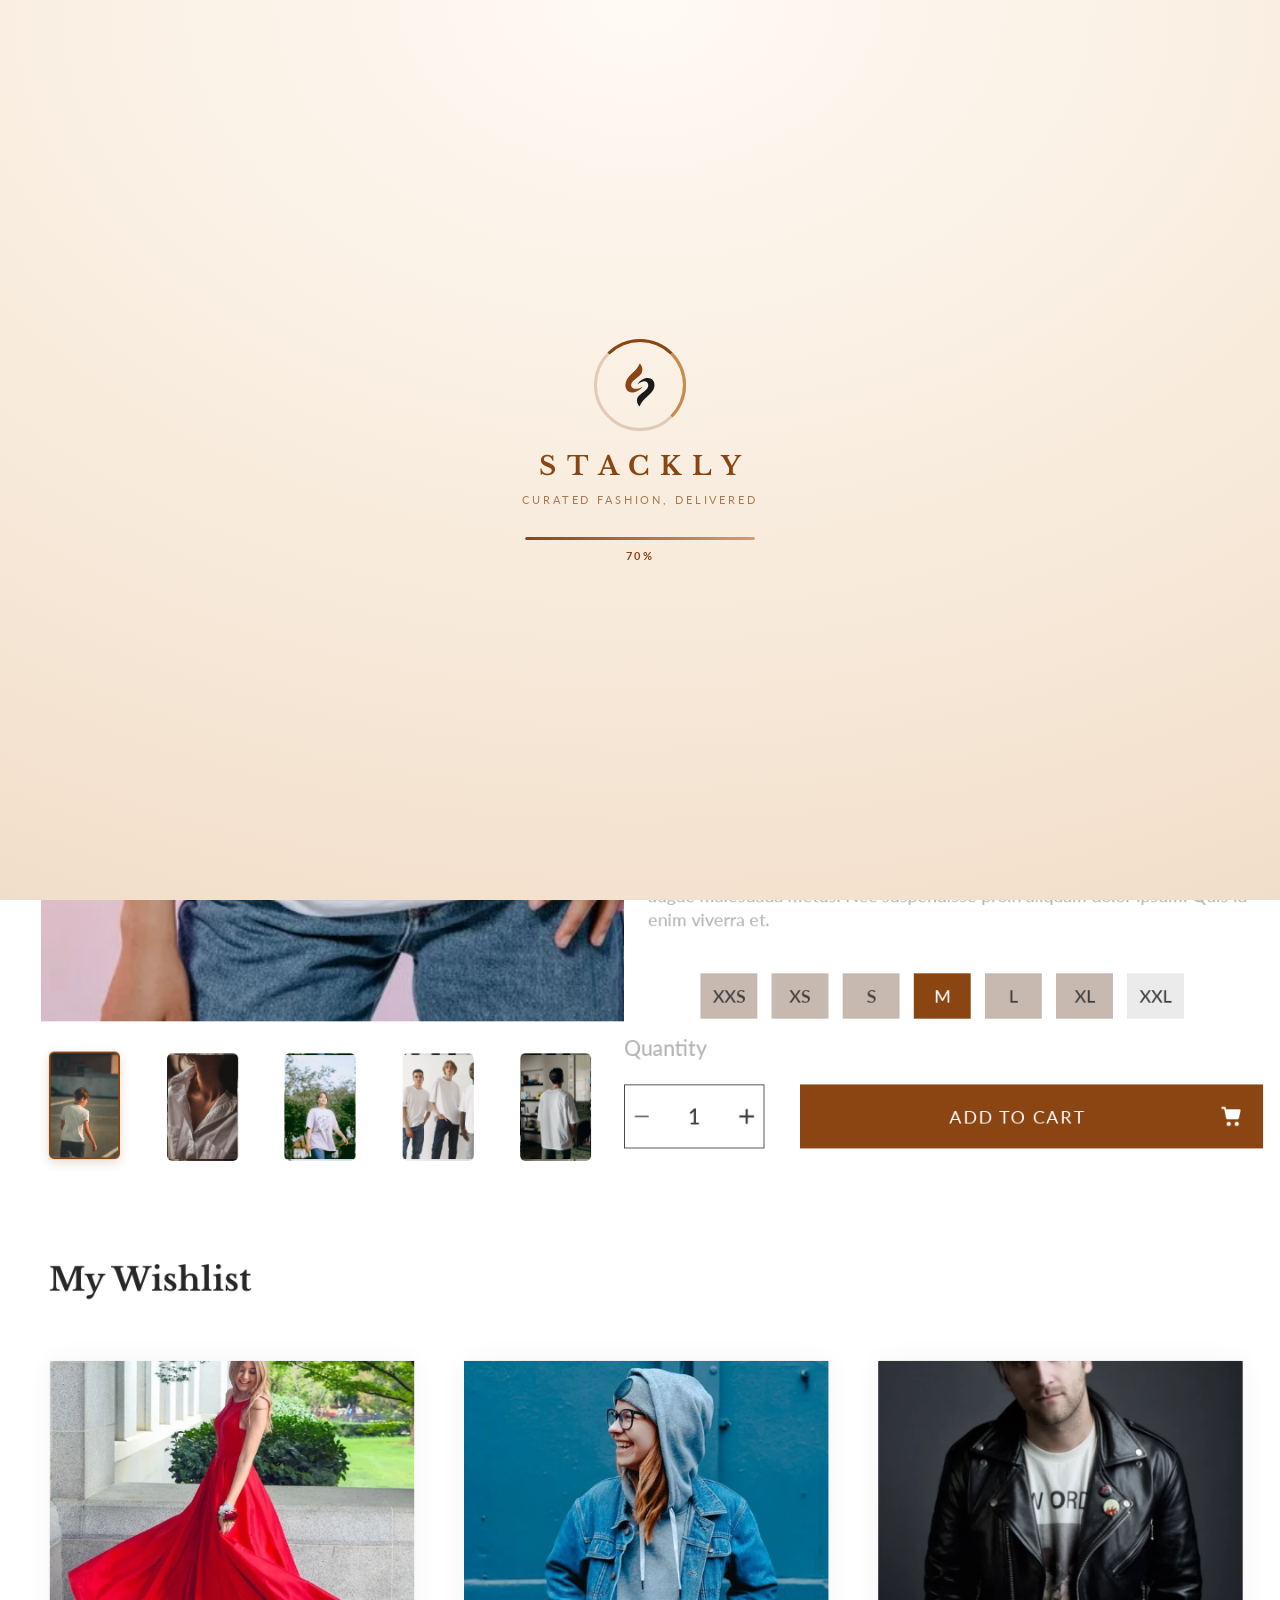
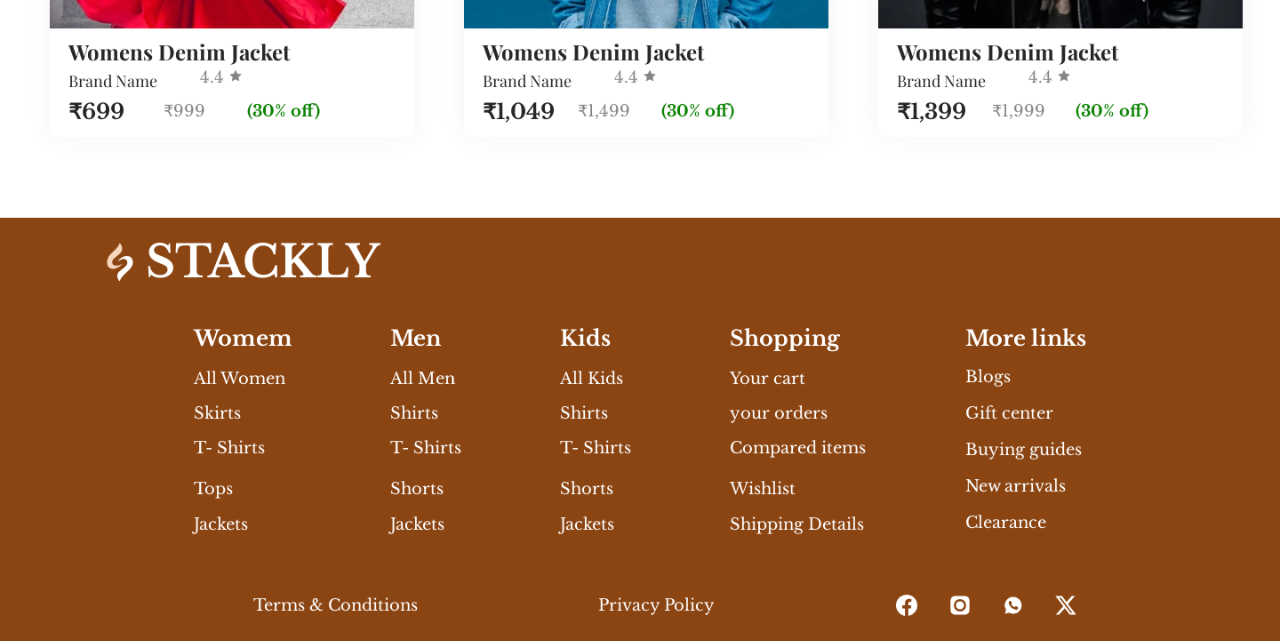
<file: html/product-details.html>
﻿<!DOCTYPE html>
<html lang="en" class="pg-product-details">
<head>
<link rel="icon" href="../assets/brand-logo.svg" type="image/svg+xml">
<meta charset="UTF-8">
<meta name="viewport" content="width=device-width, initial-scale=1">
<title>Stackly — Product Details</title>
  <link rel="preload" href="../assets/pd-tee-main.webp" as="image" type="image/webp">
  <meta name="theme-color" content="#8b4513">
<link rel="preconnect" href="https://fonts.googleapis.com">
<link rel="preconnect" href="https://fonts.gstatic.com" crossorigin>
<link href="https://fonts.googleapis.com/css2?family=Libre+Baskerville:wght@400;700&family=Lato:wght@300;400;700;900&family=Open+Sans:wght@400;600;700&family=Playfair+Display:wght@400;500;600;700&display=swap" rel="stylesheet" media="print" onload="this.media='all'; this.onload=null"><noscript><link href="https://fonts.googleapis.com/css2?family=Libre+Baskerville:wght@400;700&family=Lato:wght@300;400;700;900&family=Open+Sans:wght@400;600;700&family=Playfair+Display:wght@400;500;600;700&display=swap" rel="stylesheet"></noscript>

  <link rel="stylesheet" href="../css/stackly.css">
  
  
</head>
<body>
<div class="stage s514">
<div class="canvas s515">

  <!-- ==================================================== BANNER (0,0 1440x40) -->
  <div class="banner s516">
    <p class="banner__text">Discount 20% For New Member, <strong>ONLY FOR TODAY</strong>!!</p>
    <button class="banner__close" aria-label="Close">
      <svg viewBox="0 0 24 24" width="20" height="20" fill="none" stroke="#fff" stroke-width="2" stroke-linecap="round"><path d="M6 6l12 12M18 6L6 18"/></svg>
    </button>
  </div>

  <!-- ==================================================== LOGO (66,63 338x60.24) -->
  <div class="logo s517"><svg class="brand-logo-icon s518" viewBox="398 82 212 290" width="38" height="46" xmlns="http://www.w3.org/2000/svg"><path fill="#8b4513" d="M419.713867,256.179962   C408.001251,235.739304 410.215973,215.613876 419.889709,195.679504   C426.373138,182.319229 436.255493,171.444672 446.508270,160.904480   C457.075165,150.041229 468.783997,140.348602 478.792694,128.896606   C487.411407,119.035004 494.797852,108.464394 500.031921,96.425682   C500.738983,94.799370 501.001617,92.854477 502.785980,91.712807   C503.214905,91.838028 503.879059,91.821617 504.103485,92.127670   C514.526489,106.341171 522.003967,121.483376 518.287415,139.859406   C515.933533,151.498276 508.987885,160.308563 500.296600,167.942245   C487.788574,178.928223 473.634369,187.949692 462.046570,200.037262   C456.219025,206.116135 451.191589,212.659836 449.149933,221.054688   C445.376373,236.570572 454.272034,249.198563 470.197021,250.779221   C485.241028,252.272446 499.302216,248.880798 512.632202,241.996979   C514.021362,241.279602 515.213196,239.793518 517.062500,240.547546   C517.833252,242.063324 516.690857,242.794266 515.917847,243.562866   C502.480865,256.923462 487.519073,267.973206 468.591339,271.949402   C447.923096,276.291199 431.269562,272.383606 419.713867,256.179962  z"/><path fill="#1a1a1a" d="M536.351807,311.352905   C521.089722,325.623138 508.631836,341.451172 501.644409,361.304535   C500.580017,360.856842 499.799347,360.777496 499.458496,360.348633   C491.323975,350.113098 485.458466,338.909088 484.707672,325.531189   C484.034546,313.536499 489.236786,303.909576 496.947052,295.363251   C506.737030,284.511749 519.089050,276.702271 530.329102,267.573334   C539.676453,259.981689 548.930542,252.352356 553.649658,240.719803   C556.247925,234.315125 556.803040,227.722214 555.167542,221.122284   C551.964783,208.197189 539.399353,200.886032 526.174622,203.877502   C513.911682,206.651428 503.242737,212.702515 493.079834,219.823700   C492.039246,220.552856 491.267578,221.851700 489.661957,221.557190   C488.659760,220.289383 489.653076,219.345703 490.287292,218.480408   C503.850159,199.976334 521.506714,187.674316 544.321167,183.636948   C574.742554,178.253418 599.437622,199.883118 594.804749,234.346802   C592.539368,251.198425 583.628967,264.794067 572.581299,277.156372   C561.558105,289.491241 548.610413,299.803345 536.351807,311.352905  z"/></svg><b>S</b>TACKLY</div>

  <!-- ==================================================== SEARCH ROW (1128,87 286x33) -->
  <div class="pd-headrow s519">
    <form class="search s520" onsubmit="return false;">
      <svg viewBox="0 0 24 24" width="16" height="16" fill="none" stroke="#b6b6b6" stroke-width="1.5" stroke-linecap="round"><circle cx="11" cy="11" r="7"/><path d="M20 20l-3.4-3.4"/></svg>
      <input type="text" placeholder="Search" aria-label="Search">
    </form>
    <button class="nav-icon s521" aria-label="Account">
      <svg viewBox="0 0 24 24" width="24" height="24" fill="none" stroke="#3e3e3e" stroke-width="1.5" stroke-linecap="round" stroke-linejoin="round"><path d="M12 12a4 4 0 1 0 0-8 4 4 0 0 0 0 8z"/><path d="M4.5 20a7.5 7.5 0 0 1 15 0"/></svg>
    </button>
    <button class="nav-icon s522" aria-label="Cart">
      <svg viewBox="0 0 24 24" width="24" height="24" fill="none" stroke="#3e3e3e" stroke-width="1.5" stroke-linecap="round" stroke-linejoin="round"><path d="M3 4h2.2l2.3 10.5h9.6L19.5 7H6.3"/><circle cx="9.5" cy="19" r="1.4"/><circle cx="17" cy="19" r="1.4"/></svg>
    </button>
  </div>

  <!-- ==================================================== MAIN PRODUCT IMAGE (46,274 656x875) -->
  <div class="slot pd-main s523" data-img="pd-1"></div>

  <!-- ==================================================== THUMBNAILS (5 angles of selected product) -->
  <div class="pd-thumbs">
    <div class="slot pd-thumb s524" data-img="pd-2"></div>
    <div class="slot pd-thumb s525" data-img="pd-3"></div>
    <div class="slot pd-thumb s526" data-img="pd-4"></div>
    <div class="slot pd-thumb s527" data-img="pd-5"></div>
    <div class="slot pd-thumb s528" data-img="pd-6"></div>
  </div>

  <!-- ==================================================== CATEGORY + RATING (750,294 670x32) -->
  <div class="pd-catrow s529">
    <p class="pd-cat s530">man t-Shirt</p>
    <div class="pd-rating s531">
      <svg viewBox="0 0 24 24" width="24" height="24" fill="#ffe605"><path d="M12 2l2.9 6.3 6.8.8-5 4.6 1.3 6.8L12 17.3 6 20.5l1.3-6.8-5-4.6 6.8-.8L12 2z"/></svg>
      <p class="pd-rate s532">4.95</p>
    </div>
  </div>

  <!-- ==================================================== TITLE (750,347 670x198) -->
  <h1 class="section-title s533">White casual t-shirt</h1>

  <!-- ==================================================== PRICE -->
  <div class="pd-price-wrap">
    <p class="pd-price-old s534">₹2,000</p>
    <div class="pd-disc s535">
      <div class="pd-badge s536"><span>50%</span></div>
    </div>
    <p class="pd-price-new s537">₹1,000</p>
  </div>

  <!-- ==================================================== DESCRIPTIONS -->
  <p class="pd-desc pd-desc--short s538">Lorem ipsum dolor sit amet consectetur. Metus nibh dictum vel enim sollicitudin. Metus nibh a leo orci aliquam diam. Metus pretium purus augue malesuada metus. Nec suspendisse proin aliquam dolor ipsum. Quis id enim viverra et.</p>
  <p class="pd-desc pd-desc--long s539">Lorem ipsum dolor sit amet consectetur. Metus nibh dictum vel enim sollicitudin. Metus nibh a leo orci aliquam diam. Metus pretium purus augue malesuada metus. Nec suspendisse proin aliquam dolor ipsum. Quis id enim viverra et. Lorem ipsum dolor sit amet consectetur. Metus nibh dictum vel enim sollicitudin. Metus nibh a leo orci aliquam diam. Metus pretium purus augue malesuada metus. Nec suspendisse proin aliquam dolor ipsum. Quis id enim viverra et.</p>

  <!-- ==================================================== SIZE (788,1095 544x51) -->
  <div class="pd-sizes s540">
    <div class="pd-size"><span>xxs</span></div>
    <div class="pd-size"><span>xs</span></div>
    <div class="pd-size"><span>s</span></div>
    <div class="pd-size pd-size--m"><span>m</span></div>
    <div class="pd-size"><span>l</span></div>
    <div class="pd-size"><span>xl</span></div>
    <div class="pd-size pd-size--xxl"><span>xxl</span></div>
  </div>

  <!-- ==================================================== QUANTITY LABEL -->
  <p class="pd-qty-label s541">Quantity</p>

  <!-- ==================================================== ACTIONS (QTY + ADD TO CART) -->
  <div class="pd-actions s542">
    <div class="pd-qty s543">
      <button class="pd-qbtn" aria-label="Decrease quantity">
        <svg viewBox="0 0 24 24" width="24" height="24" fill="#3e3e3e"><path d="M4.25 11.25h15.5v1.5h-15.5z"/></svg>
      </button>
      <span class="pd-qnum">1</span>
      <button class="pd-qbtn" aria-label="Increase quantity">
        <svg viewBox="0 0 24 24" width="24" height="24" fill="#3e3e3e"><path d="M10.75 3.75h2.5v7h7v2.5h-7v7h-2.5v-7h-7v-2.5h7z"/></svg>
      </button>
    </div>
    <button class="pd-btn s544">
      <span class="pd-btn__t s545">Add To Cart</span>
      <svg viewBox="0 0 24 24" width="24" height="24" fill="#fff" aria-hidden="true">
        <path d="M1.2 1.2h3.4c.66 0 1.22.49 1.31 1.14l.44 1.71h15.06c.79 0 1.37.73 1.21 1.5l-1.8 8.55a1.6 1.6 0 0 1-1.57 1.27H8.02a1.6 1.6 0 0 1-1.56-1.24L4.13 3.5H1.2V1.2z"/>
        <circle cx="9.4" cy="20.4" r="2.4"/>
        <circle cx="18.4" cy="20.4" r="2.4"/>
      </svg>
    </button>
  </div>

  <!-- ==================================================== WISHLIST TITLE (55,1418 314x45) -->
  <div class="pd-wishlist s546">My Wishlist</div>

  <!-- ==================================================== WISHLIST CARDS GRID -->
  <div class="pd-wishlist-grid s547">
    <article class="pd-card s548">
      <div class="slot pd-cardimg s549" data-img="wish-1"></div>
      <h3 class="pd-card__t s550">Womens Denim Jacket</h3>
      <p class="pd-card__brand s551">Brand Name</p>
      <p class="pd-card__price s552">&#8377;699</p>
      <p class="pd-card__old s553">&#8377;999</p>
      <p class="pd-card__off s554">(30% off)</p>
      <div class="pd-card__rate s555">
        <p class="pd-card__num s556">4.4</p>
        <svg class="pd-card__star s557" viewBox="0 0 24 24" width="18" height="17" fill="#848484"><path d="M12 2l2.9 6.3 6.8.8-5 4.6 1.3 6.8L12 17.3 6 20.5l1.3-6.8-5-4.6 6.8-.8L12 2z"/></svg>
      </div>
    </article>

    <article class="pd-card s558">
      <div class="slot pd-cardimg s559" data-img="wish-2"></div>
      <h3 class="pd-card__t s560">Womens Denim Jacket</h3>
      <p class="pd-card__brand s561">Brand Name</p>
      <p class="pd-card__price s562">&#8377;1,049</p>
      <p class="pd-card__old s563">&#8377;1,499</p>
      <p class="pd-card__off s564">(30% off)</p>
      <div class="pd-card__rate s565">
        <p class="pd-card__num s566">4.4</p>
        <svg class="pd-card__star s567" viewBox="0 0 24 24" width="18" height="17" fill="#848484"><path d="M12 2l2.9 6.3 6.8.8-5 4.6 1.3 6.8L12 17.3 6 20.5l1.3-6.8-5-4.6 6.8-.8L12 2z"/></svg>
      </div>
    </article>

    <article class="pd-card s568">
      <div class="slot pd-cardimg s569" data-img="wish-3"></div>
      <h3 class="pd-card__t s570">Womens Denim Jacket</h3>
      <p class="pd-card__brand s571">Brand Name</p>
      <p class="pd-card__price s572">&#8377;1,399</p>
      <p class="pd-card__old s573">&#8377;1,999</p>
      <p class="pd-card__off s574">(30% off)</p>
      <div class="pd-card__rate s575">
        <p class="pd-card__num s576">4.4</p>
        <svg class="pd-card__star s577" viewBox="0 0 24 24" width="18" height="17" fill="#848484"><path d="M12 2l2.9 6.3 6.8.8-5 4.6 1.3 6.8L12 17.3 6 20.5l1.3-6.8-5-4.6 6.8-.8L12 2z"/></svg>
      </div>
    </article>
  </div>

  <!-- ==================================================== FOOTER (0,2045 1440x476) -->
  <footer class="footer s578">
    <div class="footer__logo s579"><svg class="brand-logo-icon s580" viewBox="398 82 212 290" width="36" height="44" xmlns="http://www.w3.org/2000/svg"><path fill="#f6d7bd" d="M419.713867,256.179962   C408.001251,235.739304 410.215973,215.613876 419.889709,195.679504   C426.373138,182.319229 436.255493,171.444672 446.508270,160.904480   C457.075165,150.041229 468.783997,140.348602 478.792694,128.896606   C487.411407,119.035004 494.797852,108.464394 500.031921,96.425682   C500.738983,94.799370 501.001617,92.854477 502.785980,91.712807   C503.214905,91.838028 503.879059,91.821617 504.103485,92.127670   C514.526489,106.341171 522.003967,121.483376 518.287415,139.859406   C515.933533,151.498276 508.987885,160.308563 500.296600,167.942245   C487.788574,178.928223 473.634369,187.949692 462.046570,200.037262   C456.219025,206.116135 451.191589,212.659836 449.149933,221.054688   C445.376373,236.570572 454.272034,249.198563 470.197021,250.779221   C485.241028,252.272446 499.302216,248.880798 512.632202,241.996979   C514.021362,241.279602 515.213196,239.793518 517.062500,240.547546   C517.833252,242.063324 516.690857,242.794266 515.917847,243.562866   C502.480865,256.923462 487.519073,267.973206 468.591339,271.949402   C447.923096,276.291199 431.269562,272.383606 419.713867,256.179962  z"/><path fill="#ffffff" d="M536.351807,311.352905   C521.089722,325.623138 508.631836,341.451172 501.644409,361.304535   C500.580017,360.856842 499.799347,360.777496 499.458496,360.348633   C491.323975,350.113098 485.458466,338.909088 484.707672,325.531189   C484.034546,313.536499 489.236786,303.909576 496.947052,295.363251   C506.737030,284.511749 519.089050,276.702271 530.329102,267.573334   C539.676453,259.981689 548.930542,252.352356 553.649658,240.719803   C556.247925,234.315125 556.803040,227.722214 555.167542,221.122284   C551.964783,208.197189 539.399353,200.886032 526.174622,203.877502   C513.911682,206.651428 503.242737,212.702515 493.079834,219.823700   C492.039246,220.552856 491.267578,221.851700 489.661957,221.557190   C488.659760,220.289383 489.653076,219.345703 490.287292,218.480408   C503.850159,199.976334 521.506714,187.674316 544.321167,183.636948   C574.742554,178.253418 599.437622,199.883118 594.804749,234.346802   C592.539368,251.198425 583.628967,264.794067 572.581299,277.156372   C561.558105,289.491241 548.610413,299.803345 536.351807,311.352905  z"/></svg>STACKLY</div>

    <div class="fcol s581">
      <h6>Womem</h6>
      <ul>
        <li><a href="#">All Women</a></li>
        <li><a href="#">Skirts</a></li>
        <li><a href="#">T- Shirts</a></li>
        <li><a href="#">Tops</a></li>
        <li><a href="#">Jackets</a></li>
      </ul>
    </div>

    <div class="fcol s582">
      <h6>Men</h6>
      <ul>
        <li><a href="#">All Men</a></li>
        <li><a href="#">Shirts</a></li>
        <li><a href="#">T- Shirts</a></li>
        <li><a href="#">Shorts</a></li>
        <li><a href="#">Jackets</a></li>
      </ul>
    </div>

    <div class="fcol s583">
      <h6>Kids</h6>
      <ul>
        <li><a href="#">All Kids</a></li>
        <li><a href="#">Shirts</a></li>
        <li><a href="#">T- Shirts</a></li>
        <li><a href="#">Shorts</a></li>
        <li><a href="#">Jackets</a></li>
      </ul>
    </div>

    <div class="fcol s584">
      <h6>Shopping</h6>
      <ul>
        <li><a href="#">Your cart</a></li>
        <li><a href="#">your orders</a></li>
        <li><a href="#">Compared items</a></li>
        <li><a href="#">Wishlist</a></li>
        <li><a href="#">Shipping Details</a></li>
      </ul>
    </div>

    <div class="fcol fcol--ml s585">
      <h6>More links</h6>
      <ul>
        <li><a href="#">Blogs</a></li>
        <li><a href="#">Gift center</a></li>
        <li><a href="#">Buying guides</a></li>
        <li><a href="#">New arrivals</a></li>
        <li><a href="#">Clearance</a></li>
      </ul>
    </div>

    <a class="footer__legal s586" href="#">Terms &amp; Conditions</a>
    <a class="footer__legal s587" href="#">Privacy Policy</a>

    <div class="socials s588">
      <a href="#" aria-label="Facebook" class="soc s589">
        <svg viewBox="0 0 24 24" width="24" height="24" fill="#fff"><path d="M24 12.073c0-6.627-5.373-12-12-12s-12 5.373-12 12c0 5.99 4.388 10.954 10.125 11.854v-8.385H7.078v-3.47h3.047V9.43c0-3.007 1.792-4.669 4.533-4.669 1.312 0 2.686.235 2.686.235v2.953H15.83c-1.491 0-1.956.925-1.956 1.874v2.25h3.328l-.532 3.47h-2.796v8.385C19.612 23.027 24 18.062 24 12.073z"/></svg>
      </a>
      <a href="#" aria-label="Instagram" class="soc s590">
        <svg viewBox="0 0 24 24" width="26" height="26" fill="#fff"><path d="M12 2.2c3.2 0 3.6 0 4.8.1 1.2.1 1.9.2 2.3.4.6.2 1 .5 1.4.9.4.4.7.8.9 1.4.2.4.4 1.1.4 2.3.1 1.2.1 1.6.1 4.7s0 3.5-.1 4.7c-.1 1.2-.2 1.9-.4 2.3-.2.6-.5 1-.9 1.4-.4.4-.8.7-1.4.9-.4.2-1.1.4-2.3.4-1.2.1-1.6.1-4.8.1s-3.6 0-4.8-.1c-1.2-.1-1.9-.2-2.3-.4-.6-.2-1-.5-1.4-.9-.4-.4-.7-.8-.9-1.4-.2-.4-.4-1.1-.4-2.3-.1-1.2-.1-1.6-.1-4.7s0-3.5.1-4.7c.1-1.2.2-1.9.4-2.3.2-.6.5-1 .9-1.4.4-.4.8-.7 1.4-.9.4-.2 1.1-.4 2.3-.4 1.2-.1 1.6-.1 4.8-.1zm0 3.4a6.4 6.4 0 1 0 0 12.8 6.4 6.4 0 0 0 0-12.8zm0 10.6a4.2 4.2 0 1 1 0-8.4 4.2 4.2 0 0 1 0 8.4zm6.6-10.9a1.5 1.5 0 1 1-3 0 1.5 1.5 0 0 1 3 0z"/></svg>
      </a>
      <a href="#" aria-label="WhatsApp" class="soc s591">
        <svg viewBox="0 0 24 24" width="24" height="24" fill="#fff"><path d="M12 2.5A9.5 9.5 0 0 0 3.8 17l-1.3 4.6 4.7-1.3A9.5 9.5 0 1 0 12 2.5zm5.2 13.3c-.2.6-1.2 1.2-1.7 1.2-.4 0-1 .1-3.2-.9-2.7-1.2-4.4-4-4.5-4.2-.1-.2-1-1.4-1-2.6s.6-1.8.9-2.1c.2-.2.5-.3.7-.3h.5c.2 0 .4 0 .6.5l.8 1.9c.1.2.1.4 0 .6l-.4.5c-.1.2-.3.3-.1.6.1.3.6 1.1 1.4 1.8 1 .9 1.8 1.1 2 1.2.3.1.4.1.6-.1l.7-.8c.2-.2.4-.2.6-.1l1.8.9c.2.1.4.2.4.3.1.1.1.6-.1 1.2z"/></svg>
      </a>
      <a href="#" aria-label="X" class="soc s592">
        <svg viewBox="0 0 24 24" width="26" height="26" fill="#fff"><path d="M18.244 2.25h3.308l-7.227 8.26 8.502 11.24H16.17l-5.214-6.817L4.99 21.75H1.68l7.73-8.835L1.254 2.25H8.08l4.713 6.231zm-1.161 17.52h1.833L7.084 4.126H5.117z"/></svg>
      </a>
    </div>
  </footer>

  <!-- ==================================================== NAV (links over the white header) -->
  <nav class="nav">
    <a class="nav__link pd-nav--home s593" href="index.html">Home</a>
    <a class="nav__link pd-nav s594" href="about.html">About</a>
    <a class="nav__link pd-nav s595" href="shop.html">Shop</a>
    <a class="nav__link pd-nav--active s596" href="product.html">Product details</a>
    <a class="nav__link pd-nav s597" href="blog.html">Blog</a>
    <a class="nav__link pd-nav s598" href="contact.html">Contact</a>
  </nav>

</div>
</div>
<script src="../js/images.js" defer></script>
<script src="../js/script.js" defer></script>
  <script src="../js/catalog.js" defer></script>
  <script src="../js/product-details.js" defer></script>
</body>
</html>
</file>
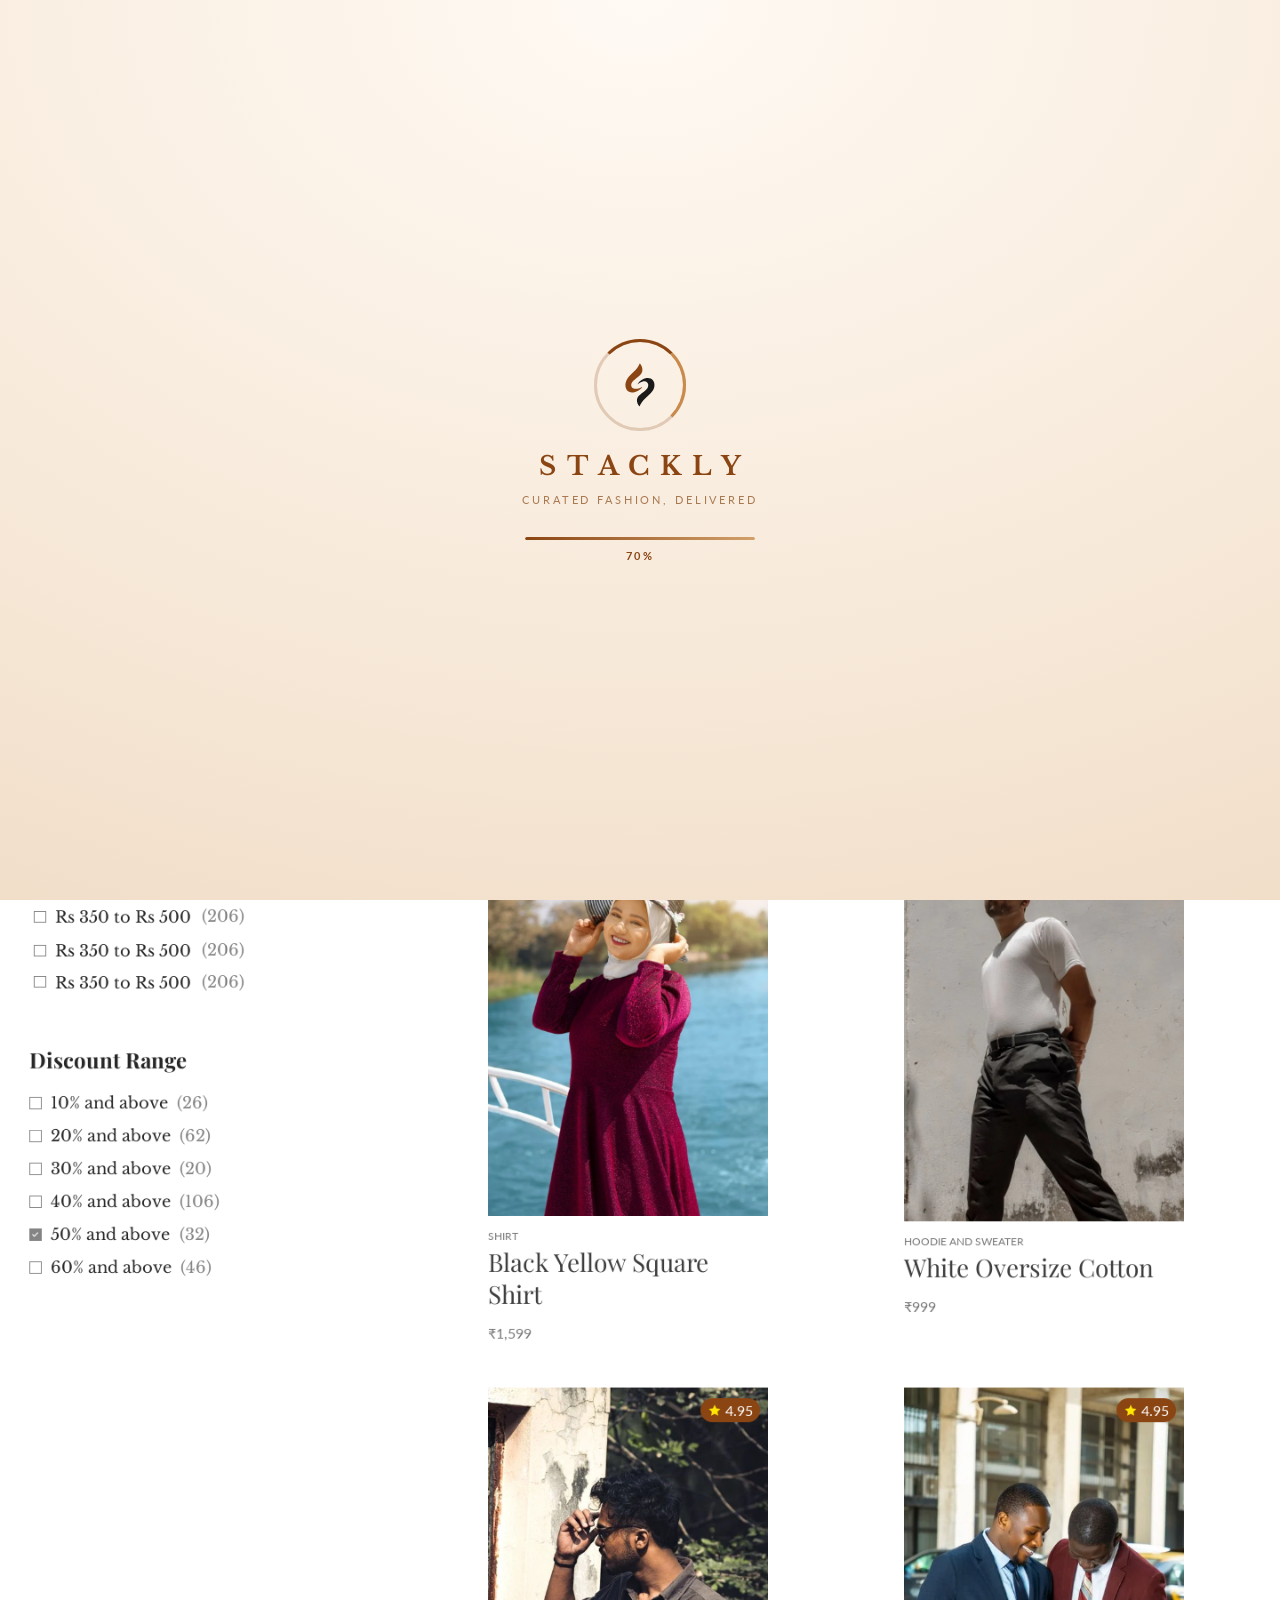
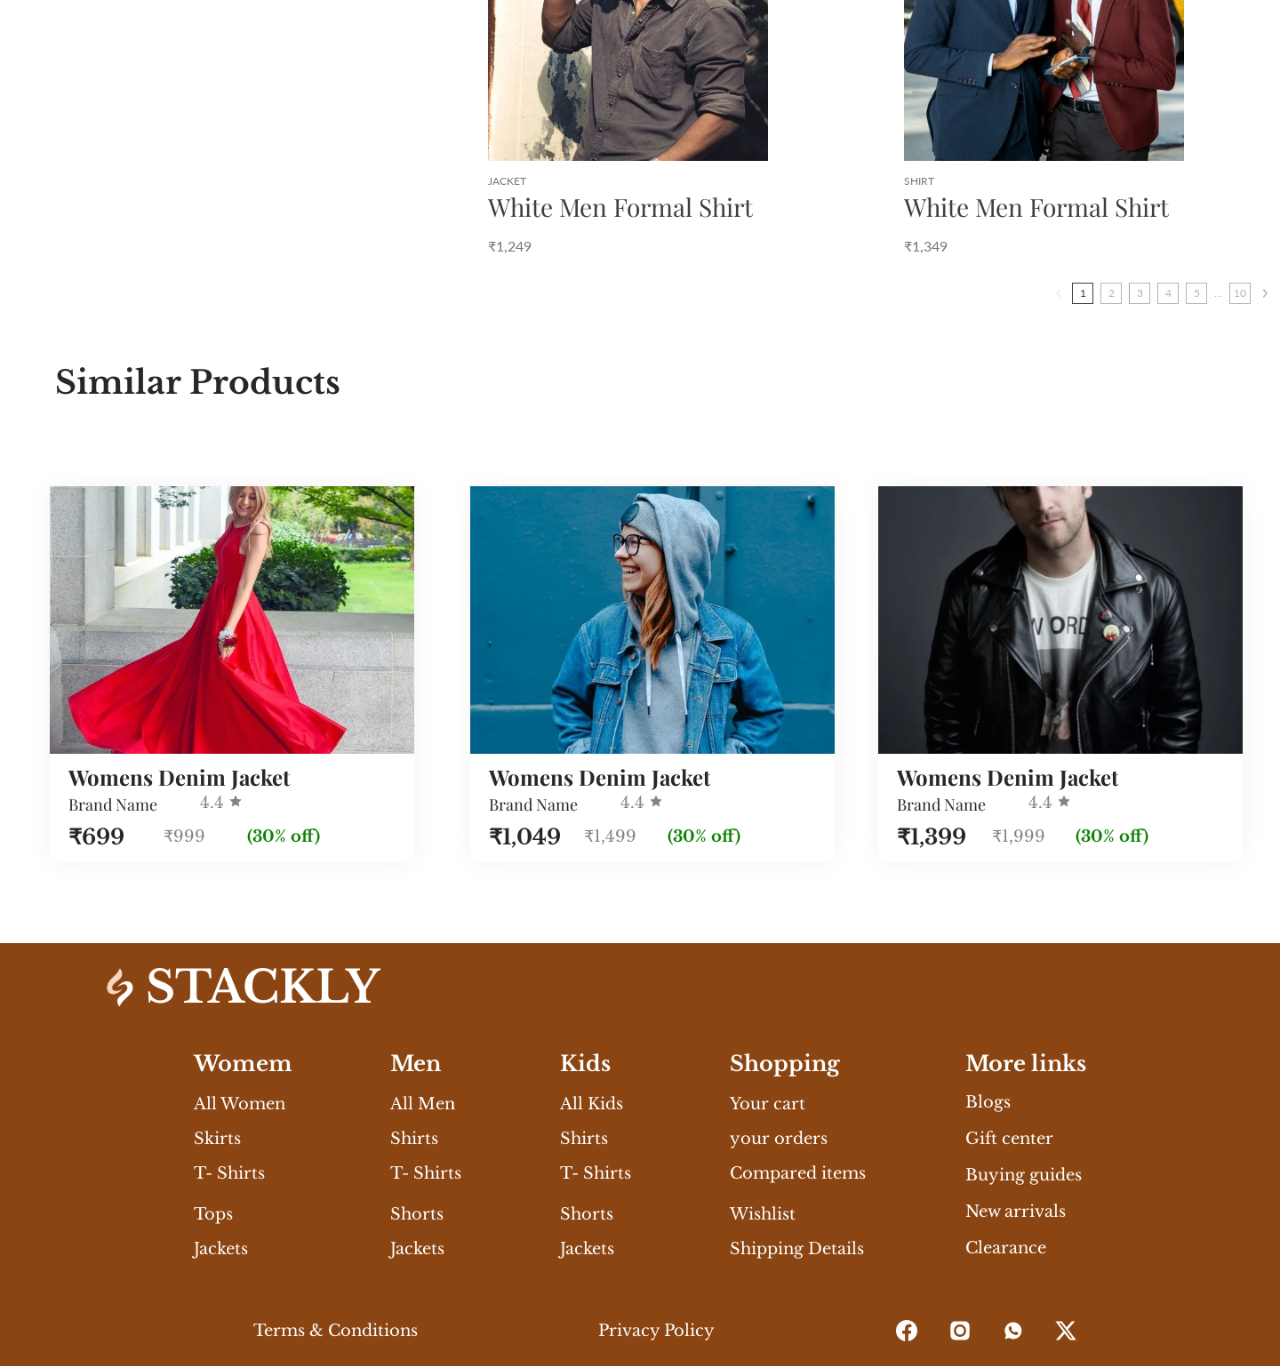
<file: html/product.html>
﻿<!DOCTYPE html>
<html lang="en" class="pg-product">
<head>
<link rel="icon" href="../assets/brand-logo.svg" type="image/svg+xml">
<meta charset="UTF-8">
<meta name="viewport" content="width=device-width, initial-scale=1">
<title>Stackly — Product</title>
<link rel="preconnect" href="https://fonts.googleapis.com">
<link rel="preconnect" href="https://fonts.gstatic.com" crossorigin>
<link href="https://fonts.googleapis.com/css2?family=Libre+Baskerville:wght@400;700&family=Lato:wght@300;400;700;900&family=Open+Sans:wght@400;600;700&family=Playfair+Display:wght@400;500;600;700&display=swap" rel="stylesheet" media="print" onload="this.media='all'; this.onload=null"><noscript><link href="https://fonts.googleapis.com/css2?family=Libre+Baskerville:wght@400;700&family=Lato:wght@300;400;700;900&family=Open+Sans:wght@400;600;700&family=Playfair+Display:wght@400;500;600;700&display=swap" rel="stylesheet"></noscript>

  <link rel="stylesheet" href="../css/stackly.css">
  
  
</head>
<body>
<div class="stage s599">
<div class="canvas s600">

  <!-- ==================================================== BANNER (0,0 1440x40) -->
  <div class="banner s601">
    <p class="banner__text">Discount 20% For New Member, <strong>ONLY FOR TODAY</strong>!!</p>
    <button class="banner__close" aria-label="Close">
      <svg viewBox="0 0 24 24" width="20" height="20" fill="none" stroke="#fff" stroke-width="2" stroke-linecap="round"><path d="M6 6l12 12M18 6L6 18"/></svg>
    </button>
  </div>

  <!-- ==================================================== LOGO (65,58 338x70.66) -->
  <div class="logo s602"><svg class="brand-logo-icon s603" viewBox="398 82 212 290" width="38" height="46" xmlns="http://www.w3.org/2000/svg"><path fill="#8b4513" d="M419.713867,256.179962   C408.001251,235.739304 410.215973,215.613876 419.889709,195.679504   C426.373138,182.319229 436.255493,171.444672 446.508270,160.904480   C457.075165,150.041229 468.783997,140.348602 478.792694,128.896606   C487.411407,119.035004 494.797852,108.464394 500.031921,96.425682   C500.738983,94.799370 501.001617,92.854477 502.785980,91.712807   C503.214905,91.838028 503.879059,91.821617 504.103485,92.127670   C514.526489,106.341171 522.003967,121.483376 518.287415,139.859406   C515.933533,151.498276 508.987885,160.308563 500.296600,167.942245   C487.788574,178.928223 473.634369,187.949692 462.046570,200.037262   C456.219025,206.116135 451.191589,212.659836 449.149933,221.054688   C445.376373,236.570572 454.272034,249.198563 470.197021,250.779221   C485.241028,252.272446 499.302216,248.880798 512.632202,241.996979   C514.021362,241.279602 515.213196,239.793518 517.062500,240.547546   C517.833252,242.063324 516.690857,242.794266 515.917847,243.562866   C502.480865,256.923462 487.519073,267.973206 468.591339,271.949402   C447.923096,276.291199 431.269562,272.383606 419.713867,256.179962  z"/><path fill="#1a1a1a" d="M536.351807,311.352905   C521.089722,325.623138 508.631836,341.451172 501.644409,361.304535   C500.580017,360.856842 499.799347,360.777496 499.458496,360.348633   C491.323975,350.113098 485.458466,338.909088 484.707672,325.531189   C484.034546,313.536499 489.236786,303.909576 496.947052,295.363251   C506.737030,284.511749 519.089050,276.702271 530.329102,267.573334   C539.676453,259.981689 548.930542,252.352356 553.649658,240.719803   C556.247925,234.315125 556.803040,227.722214 555.167542,221.122284   C551.964783,208.197189 539.399353,200.886032 526.174622,203.877502   C513.911682,206.651428 503.242737,212.702515 493.079834,219.823700   C492.039246,220.552856 491.267578,221.851700 489.661957,221.557190   C488.659760,220.289383 489.653076,219.345703 490.287292,218.480408   C503.850159,199.976334 521.506714,187.674316 544.321167,183.636948   C574.742554,178.253418 599.437622,199.883118 594.804749,234.346802   C592.539368,251.198425 583.628967,264.794067 572.581299,277.156372   C561.558105,289.491241 548.610413,299.803345 536.351807,311.352905  z"/></svg><b>S</b>TACKLY</div>

  <!-- ==================================================== NAV -->
  <nav class="nav s604">
    <a class="nav__link is-active s605" href="index.html">Home</a>
    <a class="nav__link s606" href="about.html">About</a>
    <a class="nav__link s607" href="shop.html">Shop</a>
    <a class="nav__link is-current s608" href="product.html">Product details</a>
    <a class="nav__link s609" href="blog.html">Blog</a>
    <a class="nav__link s610" href="contact.html">Contact</a>
  </nav>

  <!-- ==================================================== SEARCH + ICONS (Frame 1353 @1129,82 286x33) -->
  <form class="search s611" onsubmit="return false;">
    <svg viewBox="0 0 24 24" width="16" height="16" fill="none" stroke="#b6b6b6" stroke-width="1.5" stroke-linecap="round"><circle cx="11" cy="11" r="7"/><path d="M20 20l-3.4-3.4"/></svg>
    <input type="text" placeholder="Search" aria-label="Search">
  </form>
  <button class="nav-icon s612" aria-label="Account">
    <svg viewBox="0 0 24 24" width="24" height="24" fill="none" stroke="#3e3e3e" stroke-width="1.5" stroke-linecap="round" stroke-linejoin="round"><path d="M12 12a4 4 0 1 0 0-8 4 4 0 0 0 0 8z"/><path d="M4.5 20a7.5 7.5 0 0 1 15 0"/></svg>
  </button>
  <button class="nav-icon s613" aria-label="Cart">
    <svg viewBox="0 0 24 24" width="24" height="24" fill="none" stroke="#3e3e3e" stroke-width="1.5" stroke-linecap="round" stroke-linejoin="round"><path d="M3 4h2.2l2.3 10.5h9.6L19.5 7H6.3"/><circle cx="9.5" cy="19" r="1.4"/><circle cx="17" cy="19" r="1.4"/></svg>
  </button>

  <!-- ==================================================== PAGE TITLE (32,226 592x99) -->
  <h2 class="section-title st-nw s614">All Products</h2>

  <!-- ==================================================== FILTER SIDEBAR (Frame 94844 @32,372 323x444) -->
  <div class="pf-head s615">
    <span class="pf-label">category</span>
    <span class="chev"><svg viewBox="0 0 10 6" width="10" height="6" fill="none" stroke="#3e3e3e" stroke-width="1.5" stroke-linecap="round" stroke-linejoin="round"><path d="M.75.75L5 5l4.25-4.25"/></svg></span>
  </div>

  <div class="pf-row s616">
    <span class="pf-txt">Woman</span>
    <span class="chev"><svg viewBox="0 0 10 6" width="10" height="6" fill="none" stroke="#3e3e3e" stroke-width="1.5" stroke-linecap="round" stroke-linejoin="round"><path d="M.75.75L5 5l4.25-4.25"/></svg></span>
  </div>

  <div class="pf-row s617">
    <span class="pf-box"></span>
    <span class="pf-txt">Dress</span>
    <span class="pf-count">99+</span>
  </div>

  <div class="pf-row s618">
    <span class="pf-box"></span>
    <span class="pf-txt">Shirt</span>
    <span class="pf-count">37</span>
  </div>

  <div class="pf-row pf-solid s619">
    <span class="pf-txt">Man</span>
    <span class="chev"><svg viewBox="0 0 6 10" width="6" height="10" fill="none" stroke="#3e3e3e" stroke-width="1.5" stroke-linecap="round" stroke-linejoin="round"><path d="M.75.75L5 5l-4.25 4.25"/></svg></span>
  </div>

  <div class="pf-row pf-solid s620">
    <span class="pf-txt">Unisex</span>
    <span class="chev"><svg viewBox="0 0 6 10" width="6" height="10" fill="none" stroke="#3e3e3e" stroke-width="1.5" stroke-linecap="round" stroke-linejoin="round"><path d="M.75.75L5 5l-4.25 4.25"/></svg></span>
  </div>

  <div class="pf-row pf-sec s621">
    <span class="pf-label">price</span>
    <span class="chev"><svg viewBox="0 0 6 10" width="6" height="10" fill="none" stroke="#3e3e3e" stroke-width="1.5" stroke-linecap="round" stroke-linejoin="round"><path d="M.75.75L5 5l-4.25 4.25"/></svg></span>
  </div>

  <div class="pf-row pf-sec s622">
    <span class="pf-label">Size</span>
    <span class="chev"><svg viewBox="0 0 6 10" width="6" height="10" fill="none" stroke="#3e3e3e" stroke-width="1.5" stroke-linecap="round" stroke-linejoin="round"><path d="M.75.75L5 5l-4.25 4.25"/></svg></span>
  </div>

  <div class="pf-row pf-sec s623">
    <span class="pf-label">Color</span>
    <span class="chev"><svg viewBox="0 0 6 10" width="6" height="10" fill="none" stroke="#3e3e3e" stroke-width="1.5" stroke-linecap="round" stroke-linejoin="round"><path d="M.75.75L5 5l-4.25 4.25"/></svg></span>
  </div>

  <!-- ==================================================== PRICE HEADING (32,871 59x32) -->
  <h3 class="pf-h s624">Price</h3>

  <!-- ===== Group 47632 @38,917 ===== -->
  <span class="p-check s625"></span>
  <p class="p-lb s626">Rs 350 to Rs 500</p>
  <p class="p-cnt s627">(206)</p>

  <!-- ===== Group 47633 @38,948 (checked) ===== -->
  <span class="p-check p-check--on s628"><svg viewBox="0 0 10 8" width="7.2" height="5.62" fill="none" stroke="#fff" stroke-width="1.6" stroke-linecap="round" stroke-linejoin="round"><path d="M1 4.2L3.6 6.8 9 1.2"/></svg></span>
  <p class="p-lb p-lb--lg s629">Rs 500 to Rs 700</p>
  <p class="p-cnt s630">(100)</p>

  <!-- ===== Group 47634 @38,985.11 ===== -->
  <span class="p-check s631"></span>
  <p class="p-lb s632">Rs 350 to Rs 500</p>
  <p class="p-cnt s633">(206)</p>

  <!-- ===== Group 47636 @38,1020.37 ===== -->
  <span class="p-check s634"></span>
  <p class="p-lb s635">Rs 350 to Rs 500</p>
  <p class="p-cnt s636">(206)</p>

  <!-- ===== Group 47635 @38,1058.41 ===== -->
  <span class="p-check s637"></span>
  <p class="p-lb s638">Rs 350 to Rs 500</p>
  <p class="p-cnt s639">(206)</p>

  <!-- ===== Group 47637 @38,1093.66 ===== -->
  <span class="p-check s640"></span>
  <p class="p-lb s641">Rs 350 to Rs 500</p>
  <p class="p-cnt s642">(206)</p>

  <!-- ==================================================== DISCOUNT (Group "Discount" @33,1176 214x261) -->
  <h3 class="pf-h s643">Discount Range</h3>

  <span class="p-check s644"></span>
  <p class="p-lb s645">10% and above</p>
  <p class="p-cnt s646">(26)</p>

  <span class="p-check s647"></span>
  <p class="p-lb s648">20% and above</p>
  <p class="p-cnt s649">(62)</p>

  <span class="p-check s650"></span>
  <p class="p-lb s651">30% and above</p>
  <p class="p-cnt s652">(20)</p>

  <span class="p-check s653"></span>
  <p class="p-lb s654">40% and above</p>
  <p class="p-cnt s655">(106)</p>

  <span class="p-check p-check--on s656"><svg viewBox="0 0 10 8" width="7.2" height="5.62" fill="none" stroke="#fff" stroke-width="1.6" stroke-linecap="round" stroke-linejoin="round"><path d="M1 4.2L3.6 6.8 9 1.2"/></svg></span>
  <p class="p-lb s657">50% and above</p>
  <p class="p-cnt s658">(32)</p>

  <span class="p-check s659"></span>
  <p class="p-lb s660">60% and above</p>
  <p class="p-cnt s661">(46)</p>

  <!-- ==================================================== PRODUCT GRID (visible, 6 cards) -->
  <article class="product s662">
    <div class="slot s663" data-img="product-1"></div>
    <span class="badge"><svg viewBox="0 0 24 24" width="16" height="16" fill="#ffe605"><path d="M12 2l2.9 6.3 6.8.8-5 4.6 1.3 6.8L12 17.3 6 20.5l1.3-6.8-5-4.6 6.8-.8L12 2z"/></svg>4.95</span>
    <p class="product__cat">Jacket</p>
    <h3 class="product__name">Brown Leather Jacket</h3>
    <p class="product__price">₹4,299</p>
  </article>

  <article class="product s664">
    <div class="slot s665" data-img="product-2"></div>
    <span class="badge"><svg viewBox="0 0 24 24" width="16" height="16" fill="#ffe605"><path d="M12 2l2.9 6.3 6.8.8-5 4.6 1.3 6.8L12 17.3 6 20.5l1.3-6.8-5-4.6 6.8-.8L12 2z"/></svg>4.95</span>
    <p class="product__cat">Hoodie and Sweater</p>
    <h3 class="product__name">T-Shirt Cotton 30S</h3>
    <p class="product__price">₹749</p>
  </article>

  <article class="product product--tall s666">
    <div class="slot s667" data-img="product-3"></div>
    <span class="badge"><svg viewBox="0 0 24 24" width="16" height="16" fill="#ffe605"><path d="M12 2l2.9 6.3 6.8.8-5 4.6 1.3 6.8L12 17.3 6 20.5l1.3-6.8-5-4.6 6.8-.8L12 2z"/></svg>4.95</span>
    <p class="product__cat">shirt</p>
    <h3 class="product__name">Black Yellow Square <br>Shirt</h3>
    <p class="product__price">₹1,599</p>
  </article>

  <article class="product s668">
    <div class="slot s669" data-img="product-4"></div>
    <span class="badge"><svg viewBox="0 0 24 24" width="16" height="16" fill="#ffe605"><path d="M12 2l2.9 6.3 6.8.8-5 4.6 1.3 6.8L12 17.3 6 20.5l1.3-6.8-5-4.6 6.8-.8L12 2z"/></svg>4.95</span>
    <p class="product__cat">Hoodie and Sweater</p>
    <h3 class="product__name">White Oversize Cotton</h3>
    <p class="product__price">₹999</p>
  </article>

  <article class="product s670">
    <div class="slot s671" data-img="product-5"></div>
    <span class="badge"><svg viewBox="0 0 24 24" width="16" height="16" fill="#ffe605"><path d="M12 2l2.9 6.3 6.8.8-5 4.6 1.3 6.8L12 17.3 6 20.5l1.3-6.8-5-4.6 6.8-.8L12 2z"/></svg>4.95</span>
    <p class="product__cat">Jacket</p>
    <h3 class="product__name">White Men Formal Shirt</h3>
    <p class="product__price">₹1,249</p>
  </article>

  <article class="product s672">
    <div class="slot s673" data-img="product-6"></div>
    <span class="badge"><svg viewBox="0 0 24 24" width="16" height="16" fill="#ffe605"><path d="M12 2l2.9 6.3 6.8.8-5 4.6 1.3 6.8L12 17.3 6 20.5l1.3-6.8-5-4.6 6.8-.8L12 2z"/></svg>4.95</span>
    <p class="product__cat">shirt</p>
    <h3 class="product__name">White Men Formal Shirt</h3>
    <p class="product__price">₹1,349</p>
  </article>

  <!-- ==================================================== OFF-CANVAS GRID
       Frame 94846 @2213,1267 1356x1711 — lies outside the 1440px frame in the
       Figma file (clipped by .canvas overflow:hidden); kept 1:1 from the spec. -->
  <article class="product s674">
    <div class="slot s675" data-img="product-7"></div>
    <span class="badge"><svg viewBox="0 0 24 24" width="16" height="16" fill="#ffe605"><path d="M12 2l2.9 6.3 6.8.8-5 4.6 1.3 6.8L12 17.3 6 20.5l1.3-6.8-5-4.6 6.8-.8L12 2z"/></svg>4.95</span>
    <p class="product__cat">Jacket</p>
    <h3 class="product__name">Brown Leather Jacket</h3>
    <p class="product__price">₹4,599</p>
  </article>

  <article class="product product--tall s676">
    <div class="slot s677" data-img="product-8"></div>
    <span class="badge"><svg viewBox="0 0 24 24" width="16" height="16" fill="#ffe605"><path d="M12 2l2.9 6.3 6.8.8-5 4.6 1.3 6.8L12 17.3 6 20.5l1.3-6.8-5-4.6 6.8-.8L12 2z"/></svg>4.95</span>
    <p class="product__cat">shirt</p>
    <h3 class="product__name">Black Yellow Square <br>Shirt</h3>
    <p class="product__price">₹1,699</p>
  </article>

  <article class="product s678">
    <div class="slot s679" data-img="product-9"></div>
    <span class="badge"><svg viewBox="0 0 24 24" width="16" height="16" fill="#ffe605"><path d="M12 2l2.9 6.3 6.8.8-5 4.6 1.3 6.8L12 17.3 6 20.5l1.3-6.8-5-4.6 6.8-.8L12 2z"/></svg>4.95</span>
    <p class="product__cat">shirt</p>
    <h3 class="product__name">White Men Formal Shirt</h3>
    <p class="product__price">₹1,449</p>
  </article>

  <article class="product s680">
    <div class="slot s681" data-img="product-10"></div>
    <span class="badge"><svg viewBox="0 0 24 24" width="16" height="16" fill="#ffe605"><path d="M12 2l2.9 6.3 6.8.8-5 4.6 1.3 6.8L12 17.3 6 20.5l1.3-6.8-5-4.6 6.8-.8L12 2z"/></svg>4.95</span>
    <p class="product__cat">hoodie and sweater</p>
    <h3 class="product__name">Unisex Orange Sweater</h3>
    <p class="product__price">₹1,999</p>
  </article>

  <article class="product product--alt s682">
    <div class="slot s683" data-img="product-11"></div>
    <span class="badge"><svg viewBox="0 0 24 24" width="16" height="16" fill="#ffe605"><path d="M12 2l2.9 6.3 6.8.8-5 4.6 1.3 6.8L12 17.3 6 20.5l1.3-6.8-5-4.6 6.8-.8L12 2z"/></svg>4.95</span>
    <p class="product__cat">Hoodie and Sweater</p>
    <h3 class="product__name">T-Shirt Cotton 30S</h3>
    <p class="product__price">₹849</p>
  </article>

  <article class="product s684">
    <div class="slot s685" data-img="product-12"></div>
    <span class="badge"><svg viewBox="0 0 24 24" width="16" height="16" fill="#ffe605"><path d="M12 2l2.9 6.3 6.8.8-5 4.6 1.3 6.8L12 17.3 6 20.5l1.3-6.8-5-4.6 6.8-.8L12 2z"/></svg>4.95</span>
    <p class="product__cat">Hoodie and Sweater</p>
    <h3 class="product__name">White Oversize Cotton</h3>
    <p class="product__price">₹1,099</p>
  </article>

  <article class="product s686">
    <div class="slot s687" data-img="product-13"></div>
    <span class="badge"><svg viewBox="0 0 24 24" width="16" height="16" fill="#ffe605"><path d="M12 2l2.9 6.3 6.8.8-5 4.6 1.3 6.8L12 17.3 6 20.5l1.3-6.8-5-4.6 6.8-.8L12 2z"/></svg>4.95</span>
    <p class="product__cat">Jacket</p>
    <h3 class="product__name">White Men Formal Shirt</h3>
    <p class="product__price">₹1,549</p>
  </article>

  <article class="product product--tall s688">
    <div class="slot s689" data-img="product-14"></div>
    <span class="badge"><svg viewBox="0 0 24 24" width="16" height="16" fill="#ffe605"><path d="M12 2l2.9 6.3 6.8.8-5 4.6 1.3 6.8L12 17.3 6 20.5l1.3-6.8-5-4.6 6.8-.8L12 2z"/></svg>4.95</span>
    <p class="product__cat">Hoodie and Sweater</p>
    <h3 class="product__name">White Woman Formal <br>Shirt</h3>
    <p class="product__price">₹1,399</p>
  </article>

  <article class="product s690">
    <div class="slot s691" data-img="product-15"></div>
    <span class="badge"><svg viewBox="0 0 24 24" width="16" height="16" fill="#ffe605"><path d="M12 2l2.9 6.3 6.8.8-5 4.6 1.3 6.8L12 17.3 6 20.5l1.3-6.8-5-4.6 6.8-.8L12 2z"/></svg>4.95</span>
    <p class="product__cat">Hoodie and Sweater</p>
    <h3 class="product__name">Formal Shirt Men</h3>
    <p class="product__price">₹1,649</p>
  </article>

  <!-- ==================================================== PAGINATION (Frame 94848 @1182,2118 249x24) -->
  <div class="pager s692">
    <span class="pg-arrow"><svg viewBox="0 0 5 10" width="5" height="10" fill="none" stroke="#ebebeb" stroke-width="1.5" stroke-linecap="round" stroke-linejoin="round"><path d="M4.25 1L1 5l3.25 4"/></svg></span>
    <span class="pg pg--on">1</span>
    <span class="pg">2</span>
    <span class="pg">3</span>
    <span class="pg">4</span>
    <span class="pg">5</span>
    <span class="pg-ellipsis">...</span>
    <span class="pg">10</span>
    <span class="pg-arrow"><svg viewBox="0 0 5 10" width="5" height="10" fill="none" stroke="#b4b4b4" stroke-width="1.5" stroke-linecap="round" stroke-linejoin="round"><path d="M.75 1L4 5l-3.25 4"/></svg></span>
  </div>

  <!-- ==================================================== SIMILAR PRODUCTS (62,2209 319x45) -->
  <h2 class="sim-title s693">Similar Products</h2>

  <article class="rcard s694">
    <div class="slot s695" data-img="wish-1"></div>
    <h3 class="rcard__title s696">Womens Denim Jacket</h3>
    <p class="rcard__brand s697">Brand Name</p>
    <p class="rcard__rate s698">4.4</p>
    <span class="rcard__star s699"><svg viewBox="0 0 24 24" width="18" height="17" fill="#848484"><path d="M12 2l2.9 6.3 6.8.8-5 4.6 1.3 6.8L12 17.3 6 20.5l1.3-6.8-5-4.6 6.8-.8L12 2z"/></svg></span>
    <p class="rcard__price s700">&#8377;699</p>
    <p class="rcard__old s701">&#8377;999</p>
    <p class="rcard__off s702">(30% off)</p>
  </article>

  <article class="rcard s703">
    <div class="slot s704" data-img="wish-2"></div>
    <h3 class="rcard__title s705">Womens Denim Jacket</h3>
    <p class="rcard__brand s706">Brand Name</p>
    <p class="rcard__rate s707">4.4</p>
    <span class="rcard__star s708"><svg viewBox="0 0 24 24" width="18" height="17" fill="#848484"><path d="M12 2l2.9 6.3 6.8.8-5 4.6 1.3 6.8L12 17.3 6 20.5l1.3-6.8-5-4.6 6.8-.8L12 2z"/></svg></span>
    <p class="rcard__price s709">&#8377;1,049</p>
    <p class="rcard__old s710">&#8377;1,499</p>
    <p class="rcard__off s711">(30% off)</p>
  </article>

  <article class="rcard s712">
    <div class="slot s713" data-img="wish-3"></div>
    <h3 class="rcard__title s714">Womens Denim Jacket</h3>
    <p class="rcard__brand s715">Brand Name</p>
    <p class="rcard__rate s716">4.4</p>
    <span class="rcard__star s717"><svg viewBox="0 0 24 24" width="18" height="17" fill="#848484"><path d="M12 2l2.9 6.3 6.8.8-5 4.6 1.3 6.8L12 17.3 6 20.5l1.3-6.8-5-4.6 6.8-.8L12 2z"/></svg></span>
    <p class="rcard__price s718">&#8377;1,399</p>
    <p class="rcard__old s719">&#8377;1,999</p>
    <p class="rcard__off s720">(30% off)</p>
  </article>

  <!-- ==================================================== FOOTER (0,2861 1440x476) -->
  <footer class="footer s721">
    <div class="footer__logo s722"><svg class="brand-logo-icon s723" viewBox="398 82 212 290" width="36" height="44" xmlns="http://www.w3.org/2000/svg"><path fill="#f6d7bd" d="M419.713867,256.179962   C408.001251,235.739304 410.215973,215.613876 419.889709,195.679504   C426.373138,182.319229 436.255493,171.444672 446.508270,160.904480   C457.075165,150.041229 468.783997,140.348602 478.792694,128.896606   C487.411407,119.035004 494.797852,108.464394 500.031921,96.425682   C500.738983,94.799370 501.001617,92.854477 502.785980,91.712807   C503.214905,91.838028 503.879059,91.821617 504.103485,92.127670   C514.526489,106.341171 522.003967,121.483376 518.287415,139.859406   C515.933533,151.498276 508.987885,160.308563 500.296600,167.942245   C487.788574,178.928223 473.634369,187.949692 462.046570,200.037262   C456.219025,206.116135 451.191589,212.659836 449.149933,221.054688   C445.376373,236.570572 454.272034,249.198563 470.197021,250.779221   C485.241028,252.272446 499.302216,248.880798 512.632202,241.996979   C514.021362,241.279602 515.213196,239.793518 517.062500,240.547546   C517.833252,242.063324 516.690857,242.794266 515.917847,243.562866   C502.480865,256.923462 487.519073,267.973206 468.591339,271.949402   C447.923096,276.291199 431.269562,272.383606 419.713867,256.179962  z"/><path fill="#ffffff" d="M536.351807,311.352905   C521.089722,325.623138 508.631836,341.451172 501.644409,361.304535   C500.580017,360.856842 499.799347,360.777496 499.458496,360.348633   C491.323975,350.113098 485.458466,338.909088 484.707672,325.531189   C484.034546,313.536499 489.236786,303.909576 496.947052,295.363251   C506.737030,284.511749 519.089050,276.702271 530.329102,267.573334   C539.676453,259.981689 548.930542,252.352356 553.649658,240.719803   C556.247925,234.315125 556.803040,227.722214 555.167542,221.122284   C551.964783,208.197189 539.399353,200.886032 526.174622,203.877502   C513.911682,206.651428 503.242737,212.702515 493.079834,219.823700   C492.039246,220.552856 491.267578,221.851700 489.661957,221.557190   C488.659760,220.289383 489.653076,219.345703 490.287292,218.480408   C503.850159,199.976334 521.506714,187.674316 544.321167,183.636948   C574.742554,178.253418 599.437622,199.883118 594.804749,234.346802   C592.539368,251.198425 583.628967,264.794067 572.581299,277.156372   C561.558105,289.491241 548.610413,299.803345 536.351807,311.352905  z"/></svg>STACKLY</div>

    <div class="fcol s724">
      <h6>Womem</h6>
      <ul>
        <li><a href="#">All Women</a></li>
        <li><a href="#">Skirts</a></li>
        <li><a href="#">T- Shirts</a></li>
        <li><a href="#">Tops</a></li>
        <li><a href="#">Jackets</a></li>
      </ul>
    </div>

    <div class="fcol s725">
      <h6>Men</h6>
      <ul>
        <li><a href="#">All Men</a></li>
        <li><a href="#">Shirts</a></li>
        <li><a href="#">T- Shirts</a></li>
        <li><a href="#">Shorts</a></li>
        <li><a href="#">Jackets</a></li>
      </ul>
    </div>

    <div class="fcol s726">
      <h6>Kids</h6>
      <ul>
        <li><a href="#">All Kids</a></li>
        <li><a href="#">Shirts</a></li>
        <li><a href="#">T- Shirts</a></li>
        <li><a href="#">Shorts</a></li>
        <li><a href="#">Jackets</a></li>
      </ul>
    </div>

    <div class="fcol s727">
      <h6>Shopping</h6>
      <ul>
        <li><a href="#">Your cart</a></li>
        <li><a href="#">your orders</a></li>
        <li><a href="#">Compared items</a></li>
        <li><a href="#">Wishlist</a></li>
        <li><a href="#">Shipping Details</a></li>
      </ul>
    </div>

    <div class="fcol fcol--ml s728">
      <h6>More links</h6>
      <ul>
        <li><a href="#">Blogs</a></li>
        <li><a href="#">Gift center</a></li>
        <li><a href="#">Buying guides</a></li>
        <li><a href="#">New arrivals</a></li>
        <li><a href="#">Clearance</a></li>
      </ul>
    </div>

    <a class="footer__legal s729" href="#">Terms &amp; Conditions</a>
    <a class="footer__legal s730" href="#">Privacy Policy</a>

    <div class="socials s731">
      <a href="#" aria-label="Facebook" class="soc s732">
        <svg viewBox="0 0 24 24" width="24" height="24" fill="#fff"><path d="M24 12.073c0-6.627-5.373-12-12-12s-12 5.373-12 12c0 5.99 4.388 10.954 10.125 11.854v-8.385H7.078v-3.47h3.047V9.43c0-3.007 1.792-4.669 4.533-4.669 1.312 0 2.686.235 2.686.235v2.953H15.83c-1.491 0-1.956.925-1.956 1.874v2.25h3.328l-.532 3.47h-2.796v8.385C19.612 23.027 24 18.062 24 12.073z"/></svg>
      </a>
      <a href="#" aria-label="Instagram" class="soc s733">
        <svg viewBox="0 0 24 24" width="26" height="26" fill="#fff"><path d="M12 2.2c3.2 0 3.6 0 4.8.1 1.2.1 1.9.2 2.3.4.6.2 1 .5 1.4.9.4.4.7.8.9 1.4.2.4.4 1.1.4 2.3.1 1.2.1 1.6.1 4.7s0 3.5-.1 4.7c-.1 1.2-.2 1.9-.4 2.3-.2.6-.5 1-.9 1.4-.4.4-.8.7-1.4.9-.4.2-1.1.4-2.3.4-1.2.1-1.6.1-4.8.1s-3.6 0-4.8-.1c-1.2-.1-1.9-.2-2.3-.4-.6-.2-1-.5-1.4-.9-.4-.4-.7-.8-.9-1.4-.2-.4-.4-1.1-.4-2.3-.1-1.2-.1-1.6-.1-4.7s0-3.5.1-4.7c.1-1.2.2-1.9.4-2.3.2-.6.5-1 .9-1.4.4-.4.8-.7 1.4-.9.4-.2 1.1-.4 2.3-.4 1.2-.1 1.6-.1 4.8-.1zm0 3.4a6.4 6.4 0 1 0 0 12.8 6.4 6.4 0 0 0 0-12.8zm0 10.6a4.2 4.2 0 1 1 0-8.4 4.2 4.2 0 0 1 0 8.4zm6.6-10.9a1.5 1.5 0 1 1-3 0 1.5 1.5 0 0 1 3 0z"/></svg>
      </a>
      <a href="#" aria-label="WhatsApp" class="soc s734">
        <svg viewBox="0 0 24 24" width="24" height="24" fill="#fff"><path d="M12 2.5A9.5 9.5 0 0 0 3.8 17l-1.3 4.6 4.7-1.3A9.5 9.5 0 1 0 12 2.5zm5.2 13.3c-.2.6-1.2 1.2-1.7 1.2-.4 0-1 .1-3.2-.9-2.7-1.2-4.4-4-4.5-4.2-.1-.2-1-1.4-1-2.6s.6-1.8.9-2.1c.2-.2.5-.3.7-.3h.5c.2 0 .4 0 .6.5l.8 1.9c.1.2.1.4 0 .6l-.4.5c-.1.2-.3.3-.1.6.1.3.6 1.1 1.4 1.8 1 .9 1.8 1.1 2 1.2.3.1.4.1.6-.1l.7-.8c.2-.2.4-.2.6-.1l1.8.9c.2.1.4.2.4.3.1.1.1.6-.1 1.2z"/></svg>
      </a>
      <a href="#" aria-label="X" class="soc s735">
        <svg viewBox="0 0 24 24" width="26" height="26" fill="#fff"><path d="M18.244 2.25h3.308l-7.227 8.26 8.502 11.24H16.17l-5.214-6.817L4.99 21.75H1.68l7.73-8.835L1.254 2.25H8.08l4.713 6.231zm-1.161 17.52h1.833L7.084 4.126H5.117z"/></svg>
      </a>
    </div>
  </footer>

</div>
</div>
<script src="../js/images.js" defer></script>
<script src="../js/script.js" defer></script>
  <script src="../js/product.js" defer></script>
</body>
</html>
</file>
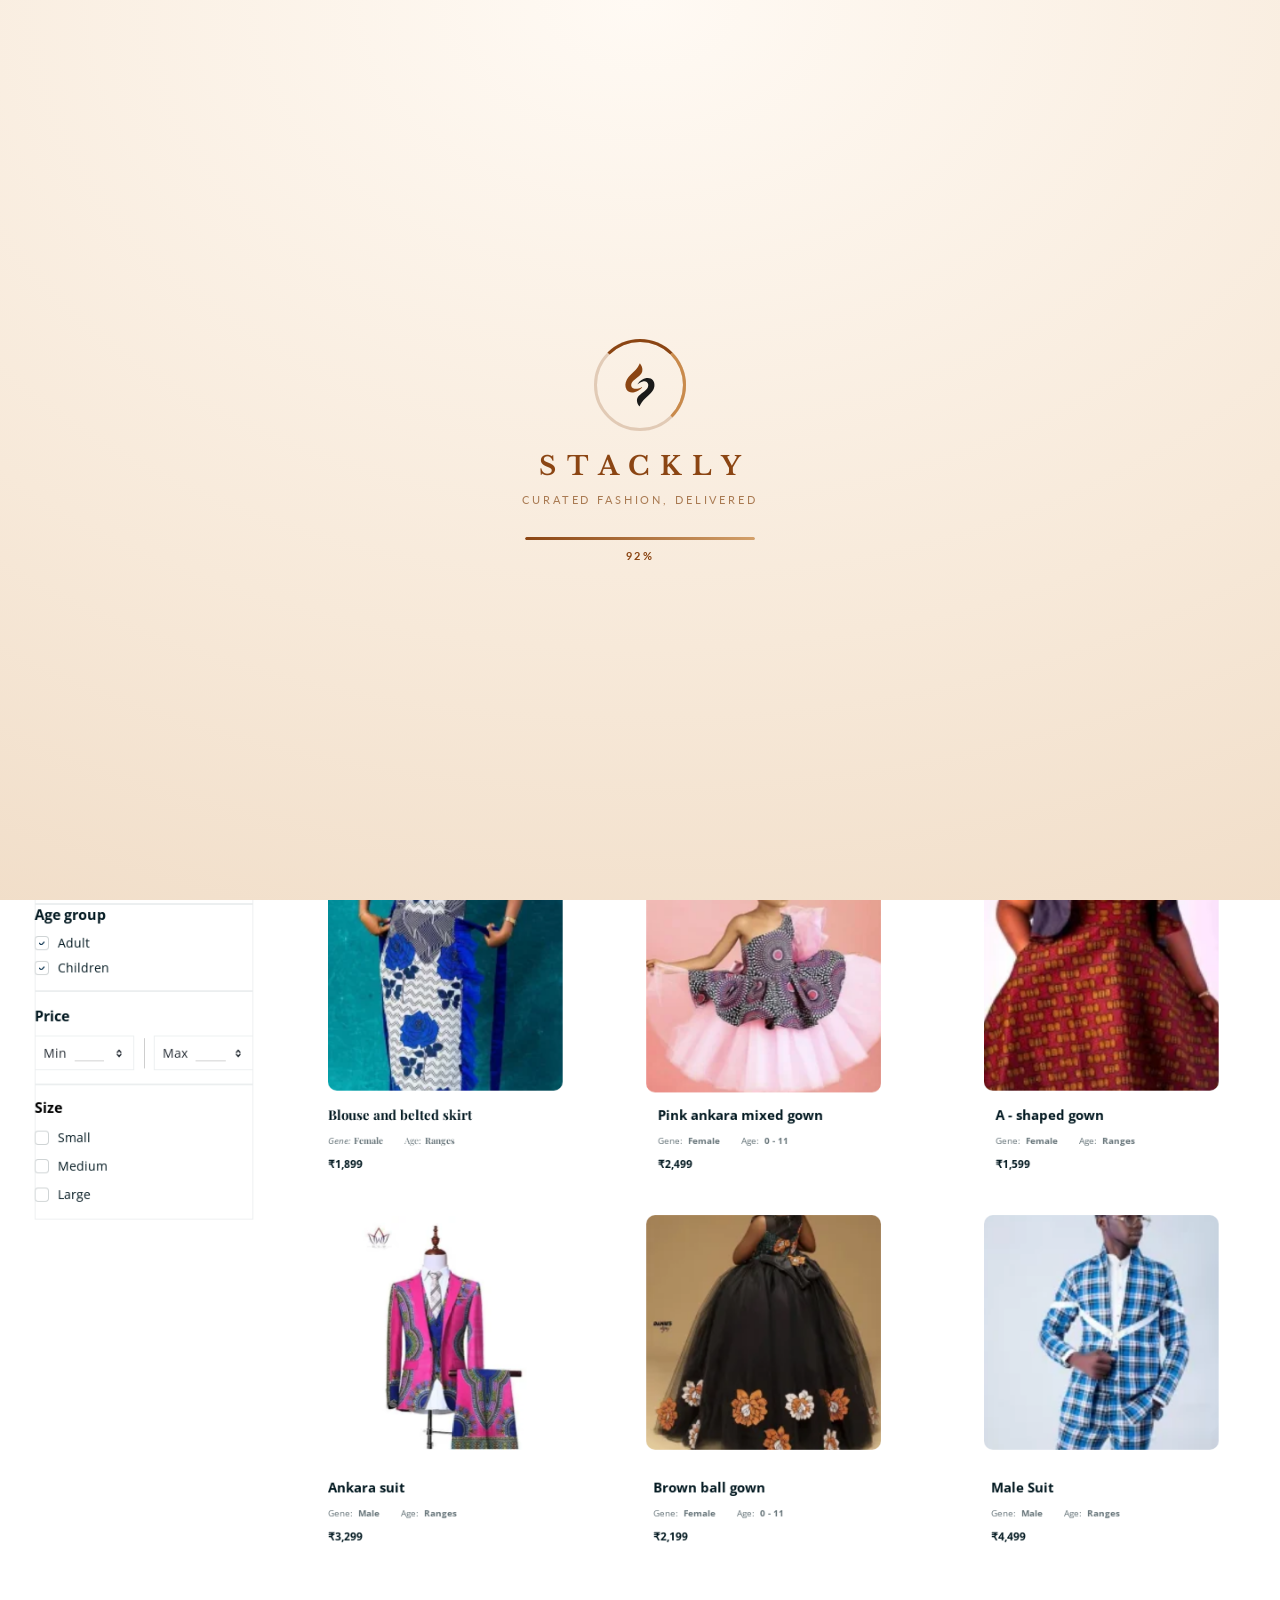
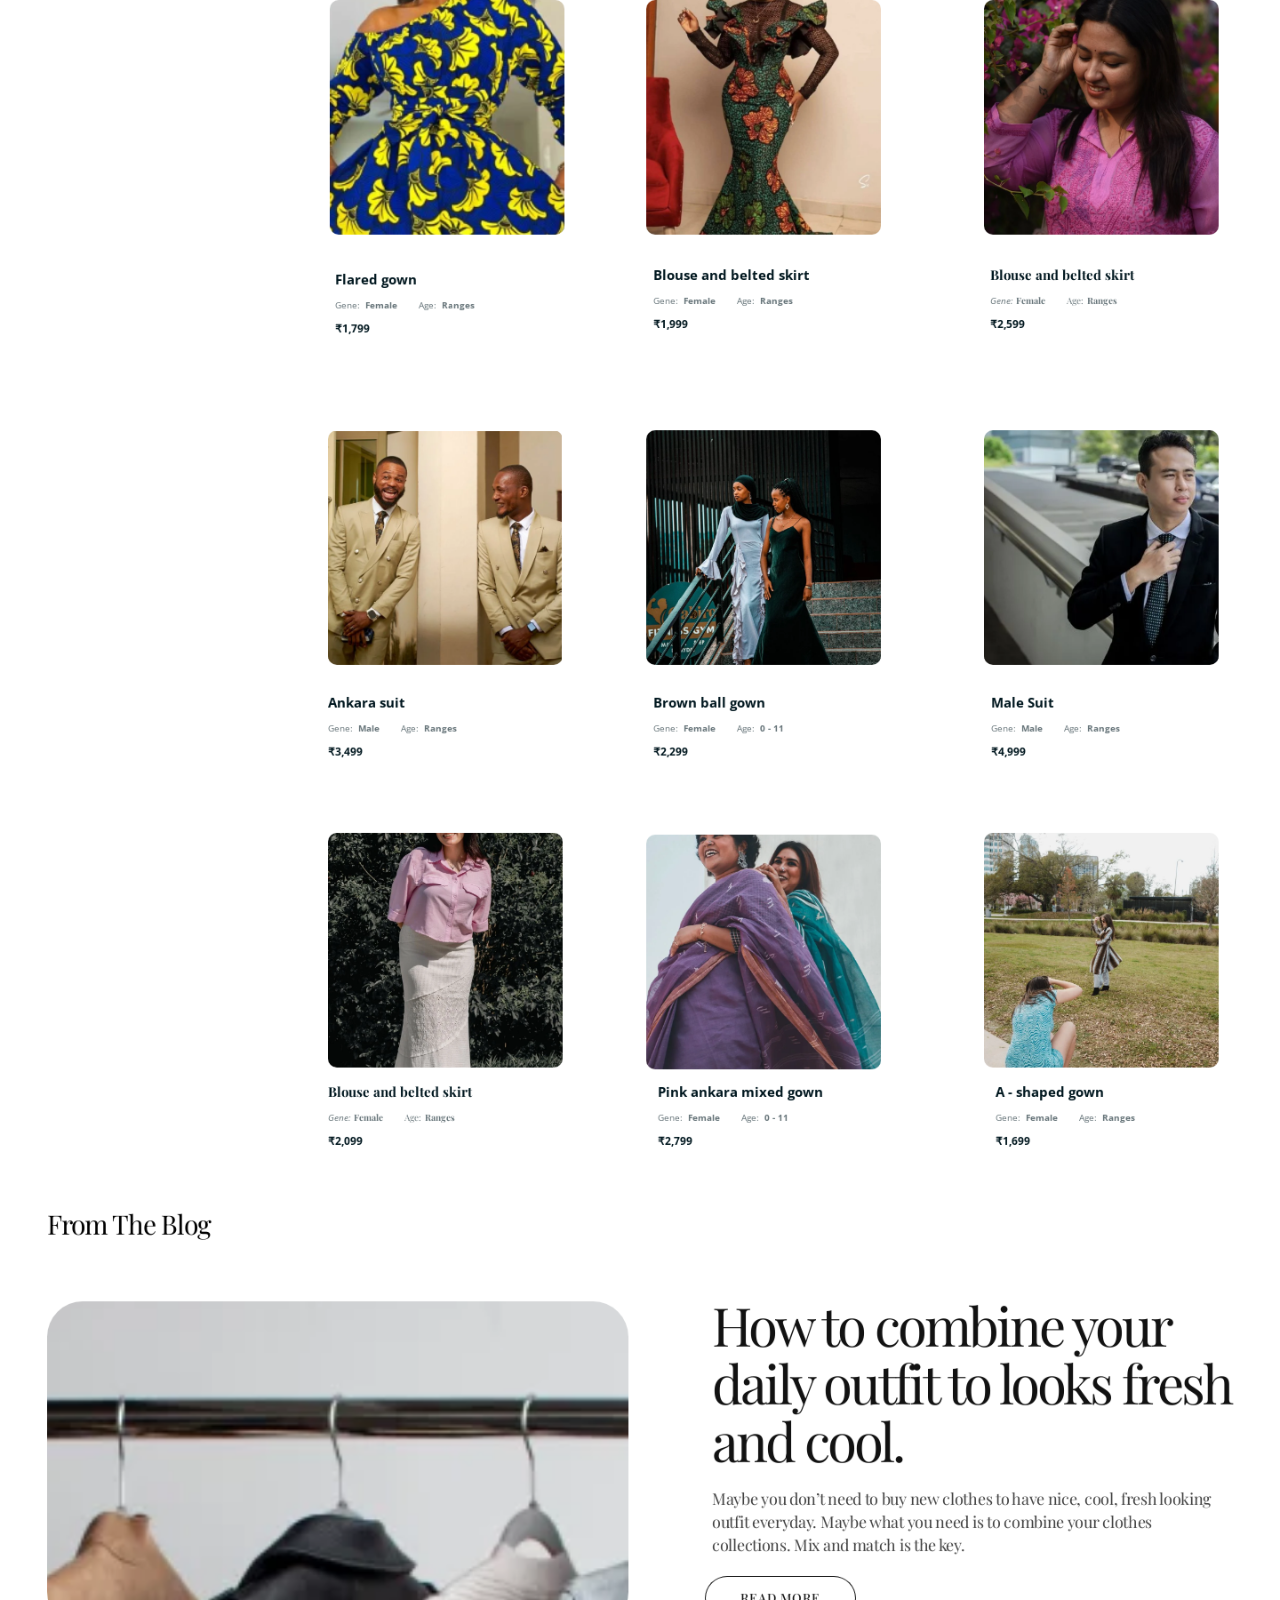
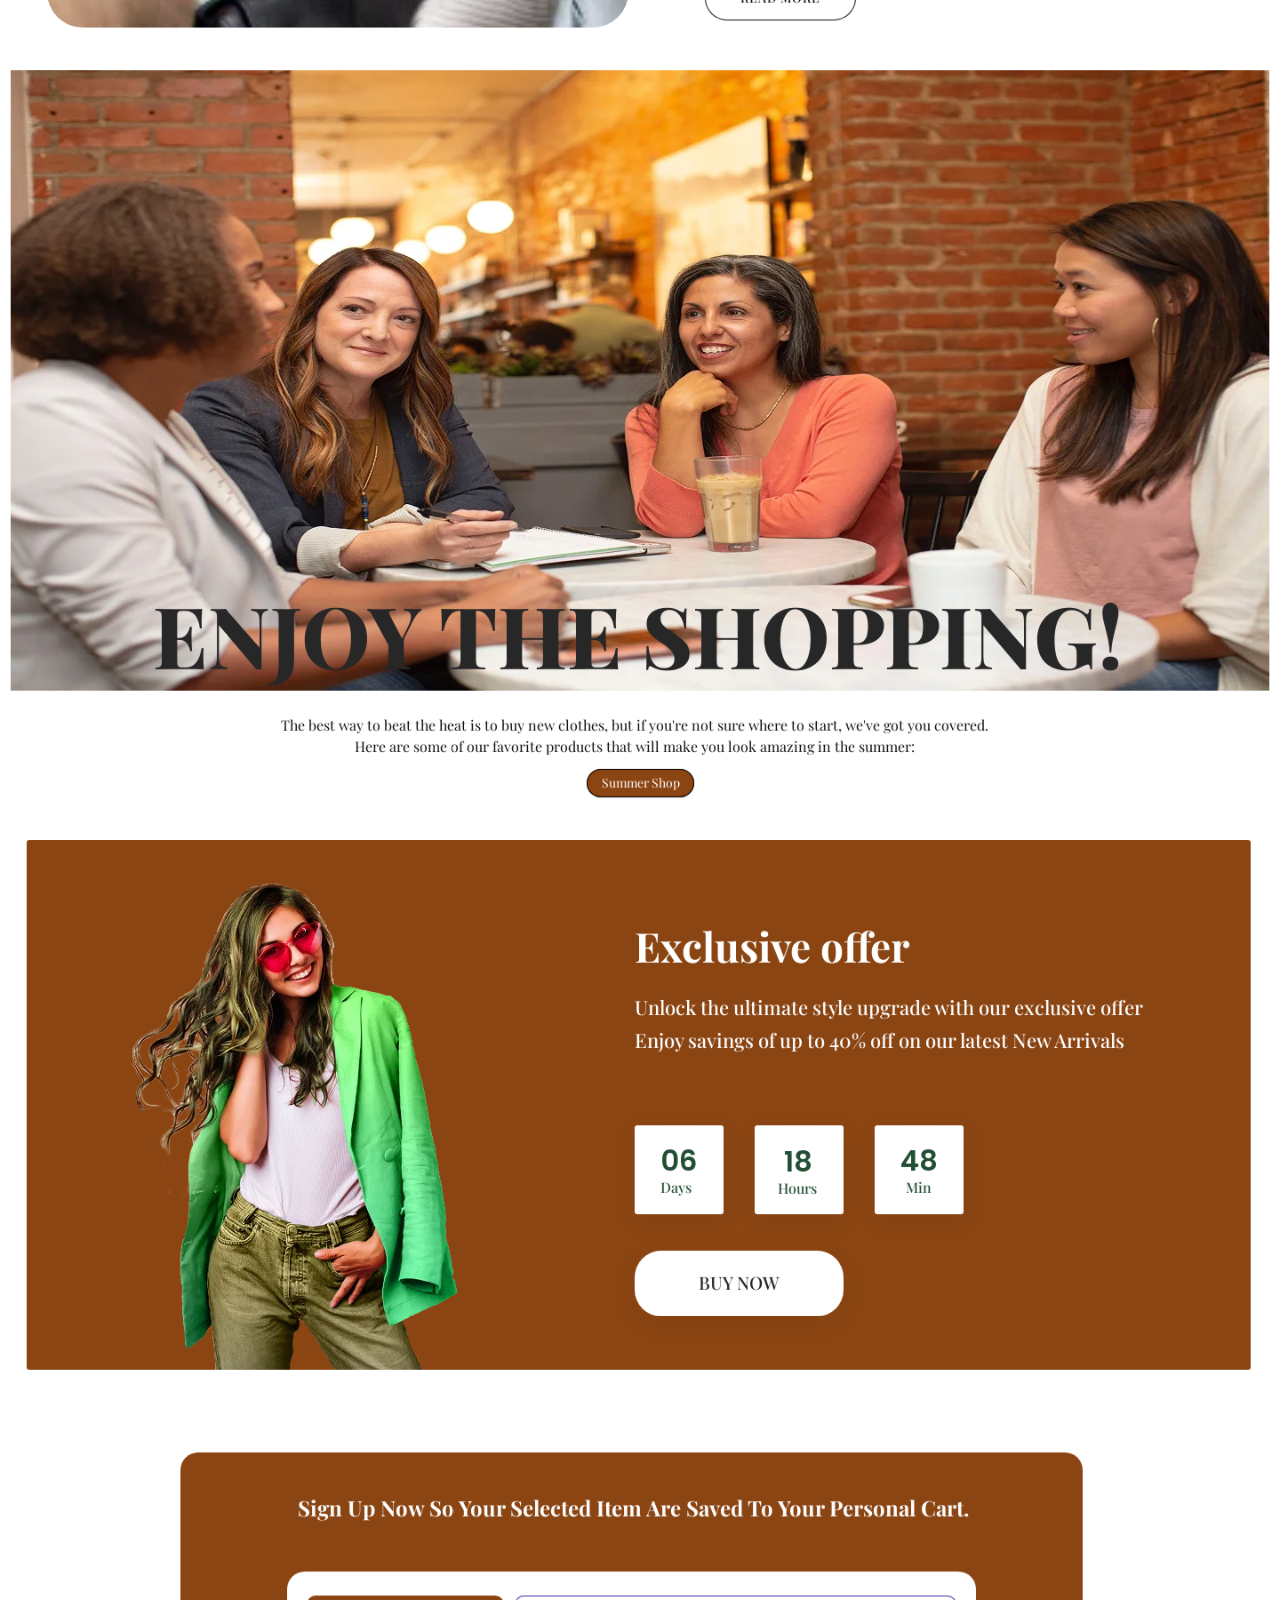
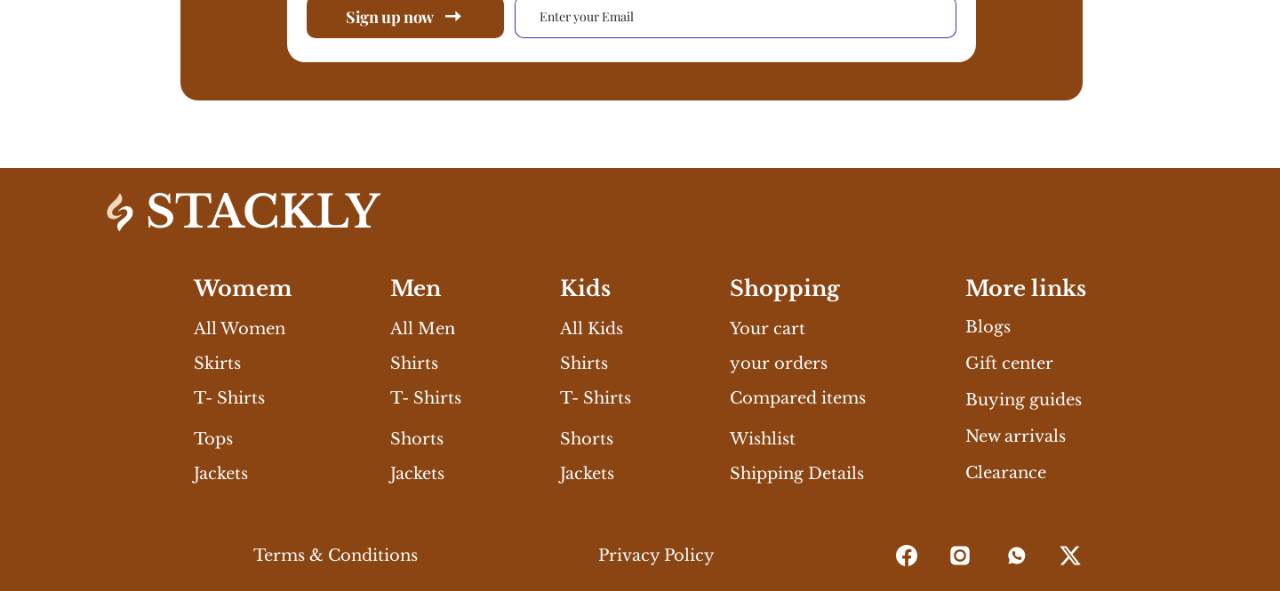
<file: html/shop.html>
﻿<!DOCTYPE html>
<html lang="en" class="pg-shop">
<head>
<link rel="icon" href="../assets/brand-logo.svg" type="image/svg+xml">
<meta charset="UTF-8">
<meta name="viewport" content="width=device-width, initial-scale=1">
<title>Stackly — Shop</title>
  <link rel="preload" href="../assets/shop-hero.webp" as="image" type="image/webp">
  <meta name="theme-color" content="#8b4513">
<link rel="preconnect" href="https://fonts.googleapis.com">
<link rel="preconnect" href="https://fonts.gstatic.com" crossorigin>
<link href="https://fonts.googleapis.com/css2?family=Libre+Baskerville:wght@400;700&family=Lato:wght@300;400;700;900&family=Open+Sans:wght@400;600;700&family=Playfair+Display:wght@400;500;600;700;800&family=Poppins:wght@600&display=swap" rel="stylesheet" media="print" onload="this.media='all'; this.onload=null"><noscript><link href="https://fonts.googleapis.com/css2?family=Libre+Baskerville:wght@400;700&family=Lato:wght@300;400;700;900&family=Open+Sans:wght@400;600;700&family=Playfair+Display:wght@400;500;600;700;800&family=Poppins:wght@600&display=swap" rel="stylesheet"></noscript>

  <link rel="stylesheet" href="../css/stackly.css">
  
  
</head>
<body>
<div class="stage s736">
<div class="canvas s737">

  <!-- ==================================================== TOP BANNER (0,0 1440x40) -->
  <div class="banner s738">
    <p class="banner__text">Discount 20% For New Member, <strong>ONLY FOR TODAY</strong>!!</p>
    <button class="banner__close" aria-label="Close">
      <svg viewBox="0 0 24 24" width="20" height="20" fill="none" stroke="#fff" stroke-width="2" stroke-linecap="round"><path d="M6 6l12 12M18 6L6 18"/></svg>
    </button>
  </div>

  <!-- ==================================================== HEADER CHROME -->
  <div class="logo s739"><svg class="brand-logo-icon s740" viewBox="398 82 212 290" width="38" height="46" xmlns="http://www.w3.org/2000/svg"><path fill="#8b4513" d="M419.713867,256.179962   C408.001251,235.739304 410.215973,215.613876 419.889709,195.679504   C426.373138,182.319229 436.255493,171.444672 446.508270,160.904480   C457.075165,150.041229 468.783997,140.348602 478.792694,128.896606   C487.411407,119.035004 494.797852,108.464394 500.031921,96.425682   C500.738983,94.799370 501.001617,92.854477 502.785980,91.712807   C503.214905,91.838028 503.879059,91.821617 504.103485,92.127670   C514.526489,106.341171 522.003967,121.483376 518.287415,139.859406   C515.933533,151.498276 508.987885,160.308563 500.296600,167.942245   C487.788574,178.928223 473.634369,187.949692 462.046570,200.037262   C456.219025,206.116135 451.191589,212.659836 449.149933,221.054688   C445.376373,236.570572 454.272034,249.198563 470.197021,250.779221   C485.241028,252.272446 499.302216,248.880798 512.632202,241.996979   C514.021362,241.279602 515.213196,239.793518 517.062500,240.547546   C517.833252,242.063324 516.690857,242.794266 515.917847,243.562866   C502.480865,256.923462 487.519073,267.973206 468.591339,271.949402   C447.923096,276.291199 431.269562,272.383606 419.713867,256.179962  z"/><path fill="#1a1a1a" d="M536.351807,311.352905   C521.089722,325.623138 508.631836,341.451172 501.644409,361.304535   C500.580017,360.856842 499.799347,360.777496 499.458496,360.348633   C491.323975,350.113098 485.458466,338.909088 484.707672,325.531189   C484.034546,313.536499 489.236786,303.909576 496.947052,295.363251   C506.737030,284.511749 519.089050,276.702271 530.329102,267.573334   C539.676453,259.981689 548.930542,252.352356 553.649658,240.719803   C556.247925,234.315125 556.803040,227.722214 555.167542,221.122284   C551.964783,208.197189 539.399353,200.886032 526.174622,203.877502   C513.911682,206.651428 503.242737,212.702515 493.079834,219.823700   C492.039246,220.552856 491.267578,221.851700 489.661957,221.557190   C488.659760,220.289383 489.653076,219.345703 490.287292,218.480408   C503.850159,199.976334 521.506714,187.674316 544.321167,183.636948   C574.742554,178.253418 599.437622,199.883118 594.804749,234.346802   C592.539368,251.198425 583.628967,264.794067 572.581299,277.156372   C561.558105,289.491241 548.610413,299.803345 536.351807,311.352905  z"/></svg><b>S</b>TACKLY</div>

  <div class="sh-head s741">
    <form class="search sh-search s742" onsubmit="return false;">
      <svg viewBox="0 0 24 24" width="16" height="16" fill="none" stroke="#b6b6b6" stroke-width="1.5" stroke-linecap="round"><circle cx="11" cy="11" r="7"/><path d="M20 20l-3.4-3.4"/></svg>
      <input type="text" placeholder="Search" aria-label="Search">
    </form>
    <button class="nav-icon" aria-label="Account">
      <svg viewBox="0 0 24 24" width="24" height="24" fill="none" stroke="#3e3e3e" stroke-width="1.5" stroke-linecap="round" stroke-linejoin="round"><path d="M12 12a4 4 0 1 0 0-8 4 4 0 0 0 0 8z"/><path d="M4.5 20a7.5 7.5 0 0 1 15 0"/></svg>
    </button>
    <button class="nav-icon" aria-label="Cart">
      <svg viewBox="0 0 24 24" width="24" height="24" fill="none" stroke="#3e3e3e" stroke-width="1.5" stroke-linecap="round" stroke-linejoin="round"><path d="M3 4h2.2l2.3 10.5h9.6L19.5 7H6.3"/><circle cx="9.5" cy="19" r="1.4"/><circle cx="17" cy="19" r="1.4"/></svg>
    </button>
  </div>

  <nav class="nav">
    <a class="nav__link is-active s743" href="index.html">Home</a>
    <a class="nav__link sh-link s744" href="about.html">About</a>
    <a class="nav__link sh-link--shop s745" href="shop.html">Shop</a>
    <a class="nav__link sh-link s746" href="product.html">Product details</a>
    <a class="nav__link sh-link s747" href="blog.html">Blog</a>
    <a class="nav__link sh-link s748" href="contact.html">Contact</a>
  </nav>

  <!-- ==================================================== HERO BANNER (0,299 1440x435) -->
  <div class="sh-hero s751">
    <img loading="lazy" decoding="async" class="sh-blob-blue s752" src="../assets/shop-blob-lav.webp" alt="">
    <img loading="lazy" decoding="async" class="sh-blob-white s753" src="../assets/shop-blob-white.webp" alt="">

    <div class="sh-mask s754">
      <div class="slot s755" data-img="shop-1"></div>
    </div>

    <svg class="sh-squiggle s756" width="274.97" height="282.18" viewBox="0 0 275 282" fill="none" aria-hidden="true">
      <path d="M4 268C46 214 18 150 62 118c44-32 74 34 116 6 42-28 26-88 66-110" stroke="#387ce1" stroke-opacity=".63" stroke-width="2" stroke-dasharray="7 7" stroke-linecap="round"/>
    </svg>

    <div class="sh-g7019 s757">
      <p class="sh-hero-t1 s758">Trendy Styles..</p>
      <p class="sh-hero-t2 s759">Thousands styles More!</p>
      <p class="sh-hero-p s760">Having a pet means you have more joy, a new friend, a happy person who will always be with you to have fun. We have 200+ different pets that can meet your needs!</p>

      <div class="sh-g7018 s761">
        <div class="sh-hbtn s762">
          <div class="sh-hbtn-fill s763"></div>
          <div class="sh-hbtn-row s764">
            <span class="sh-hbtn-label">Shop collections</span>
            <svg width="14.3" height="12.91" viewBox="0 0 14.3 12.91" fill="#fff" aria-hidden="true"><path d="M0 5.4h9.6V1l4.7 5.46L9.6 11.9V7.5H0z"/></svg>
          </div>
        </div>
        <div class="sh-how s765">
          <span class="sh-play s766">
            <svg width="14.17" height="14.17" viewBox="0 0 14.17 14.17" fill="#fff" aria-hidden="true"><path d="M3.2 1.6l9.2 5.48L3.2 12.6z"/></svg>
          </span>
          <span class="sh-how-t s767">See How It Works</span>
        </div>
      </div>
    </div>
  </div>

  <!-- ==================================================== SECTION HEAD -->
  <h2 class="sh-store s768">Our featured store</h2>

  <div class="sh-sort s769">
    <span class="sh-sort-t">Sort by: Popular</span>
    <span class="sh-caret">
      <svg viewBox="0 0 24 24" width="24" height="24" fill="none" stroke="#272727" stroke-width="1.5" stroke-linecap="round" stroke-linejoin="round"><path d="M8 10l4 4 4-4"/></svg>
    </span>
  </div>

  <div class="sh-filter s770">Filter</div>
  <div class="sh-ankara s771">Ankara styles</div>
  <div class="sh-gender s772">Male &amp; Female</div>

  <!-- ==================================================== FILTER SECTION (39,919 246x453) -->
  <div class="sh-filtersec s773">

    <div class="sh-fgroup s774">
      <p class="sh-flabel">Gender</p>
      <div class="sh-fchecks s775">
        <div class="sh-frow s776">
          <span class="sh-cb"><svg class="s777" width="6.36" height="4.24" viewBox="0 0 6.36 4.24" fill="none" aria-hidden="true"><path d="M.3 2.2l2.1 2 3.9-3.9" stroke="#002a48" stroke-width="1.2" stroke-linecap="round" stroke-linejoin="round"/></svg></span>
          <span class="sh-fopt">Male</span>
        </div>
        <div class="sh-frow s778">
          <span class="sh-cb"><svg class="s779" width="6.36" height="4.24" viewBox="0 0 6.36 4.24" fill="none" aria-hidden="true"><path d="M.3 2.2l2.1 2 3.9-3.9" stroke="#002a48" stroke-width="1.2" stroke-linecap="round" stroke-linejoin="round"/></svg></span>
          <span class="sh-fopt">Female</span>
        </div>
      </div>
    </div>

    <div class="sh-fgroup s780">
      <p class="sh-flabel">Age group</p>
      <div class="sh-fchecks s781">
        <div class="sh-frow s782">
          <span class="sh-cb"><svg class="s783" width="6.36" height="4.24" viewBox="0 0 6.36 4.24" fill="none" aria-hidden="true"><path d="M.3 2.2l2.1 2 3.9-3.9" stroke="#002a48" stroke-width="1.2" stroke-linecap="round" stroke-linejoin="round"/></svg></span>
          <span class="sh-fopt">Adult</span>
        </div>
        <div class="sh-frow s784">
          <span class="sh-cb"><svg class="s785" width="6.36" height="4.24" viewBox="0 0 6.36 4.24" fill="none" aria-hidden="true"><path d="M.3 2.2l2.1 2 3.9-3.9" stroke="#002a48" stroke-width="1.2" stroke-linecap="round" stroke-linejoin="round"/></svg></span>
          <span class="sh-fopt">Children</span>
        </div>
      </div>
    </div>

    <div class="sh-fgroup sh-fgroup--pad s786">
      <p class="sh-flabel">Price</p>
      <div class="sh-price-row s787">
        <div class="sh-pbox s788">
          <div class="sh-pbox-in s789">
            <span class="sh-pbox-l s790">
              <span class="sh-pk">Min</span>
              <span class="sh-ul"></span>
            </span>
            <svg class="sh-unfold" viewBox="0 0 14 14" width="14" height="14" fill="none" stroke="#242b33" stroke-width="1.5" stroke-linecap="round" stroke-linejoin="round" aria-hidden="true"><path d="M5 6l2-2.4 2 2.4M5 8.2l2 2.4 2-2.4"/></svg>
          </div>
        </div>
        <span class="sh-vline s791"></span>
        <div class="sh-pbox s792">
          <div class="sh-pbox-in s793">
            <span class="sh-pbox-l s794">
              <span class="sh-pk">Max</span>
              <span class="sh-ul"></span>
            </span>
            <svg class="sh-unfold" viewBox="0 0 14 14" width="14" height="14" fill="none" stroke="#242b33" stroke-width="1.5" stroke-linecap="round" stroke-linejoin="round" aria-hidden="true"><path d="M5 6l2-2.4 2 2.4M5 8.2l2 2.4 2-2.4"/></svg>
          </div>
        </div>
      </div>
    </div>

    <div class="sh-fgroup sh-fgroup--pad s795">
      <p class="sh-flabel sh-flabel--size">Size</p>
      <div class="sh-fchecks s796">
        <div class="sh-frow sh-frow--lg s797">
          <span class="sh-cb"></span>
          <span class="sh-fopt">Small</span>
        </div>
        <div class="sh-frow sh-frow--lg s798">
          <span class="sh-cb"></span>
          <span class="sh-fopt">Medium</span>
        </div>
        <div class="sh-frow sh-frow--lg s799">
          <span class="sh-cb"></span>
          <span class="sh-fopt">Large</span>
        </div>
      </div>
    </div>

  </div>

  <!-- ==================================================== PRODUCT GRID — ROW 1 (y963) -->
  <div class="sh-frame s800">
    <div class="slot s801" data-img="shop-2"></div>
  </div>
  <div class="sh-frame s802">
    <div class="slot s803" data-img="shop-3"></div>
  </div>
  <div class="sh-frame s804">
    <div class="slot s805" data-img="shop-4"></div>
  </div>

  <div class="sh-info sh-pf s806">
    <h3 class="sh-pname">Blouse and belted skirt</h3>
    <div class="sh-meta">
      <span class="sh-mg"><span class="sh-k">Gene:</span><span class="sh-v">Female</span></span>
      <span class="sh-mgap"></span>
      <span class="sh-ma"><span class="sh-ka">Age:</span><span class="sh-v">Ranges</span></span>
    </div>
    <p class="sh-price">₹1,899</p>
  </div>
  <div class="sh-info s807">
    <h3 class="sh-pname">Pink ankara mixed gown</h3>
    <div class="sh-meta">
      <span class="sh-mg"><span class="sh-k">Gene:</span><span class="sh-v">Female</span></span>
      <span class="sh-mgap"></span>
      <span class="sh-ma"><span class="sh-ka">Age:</span><span class="sh-v">0 - 11</span></span>
    </div>
    <p class="sh-price">₹2,499</p>
  </div>
  <div class="sh-info s808">
    <h3 class="sh-pname">A - shaped gown</h3>
    <div class="sh-meta">
      <span class="sh-mg"><span class="sh-k">Gene:</span><span class="sh-v">Female</span></span>
      <span class="sh-mgap"></span>
      <span class="sh-ma"><span class="sh-ka">Age:</span><span class="sh-v">Ranges</span></span>
    </div>
    <p class="sh-price">₹1,599</p>
  </div>

  <!-- ==================================================== PRODUCT GRID — ROW 2 (y1367) -->
  <div class="sh-frame s809">
    <div class="slot s810" data-img="shop-5"></div>
  </div>
  <div class="sh-frame s811">
    <div class="slot s812" data-img="shop-6"></div>
  </div>
  <div class="sh-frame s813">
    <div class="slot s814" data-img="shop-7"></div>
  </div>

  <div class="sh-info s815">
    <h3 class="sh-pname">Ankara suit</h3>
    <div class="sh-meta">
      <span class="sh-mg"><span class="sh-k">Gene:</span><span class="sh-v">Male</span></span>
      <span class="sh-mgap"></span>
      <span class="sh-ma"><span class="sh-ka">Age:</span><span class="sh-v">Ranges</span></span>
    </div>
    <p class="sh-price">₹3,299</p>
  </div>
  <div class="sh-f15 s816">
    <div class="sh-info s817">
      <h3 class="sh-pname">Brown ball gown</h3>
      <div class="sh-meta">
        <span class="sh-mg"><span class="sh-k">Gene:</span><span class="sh-v">Female</span></span>
        <span class="sh-mgap"></span>
        <span class="sh-ma"><span class="sh-ka">Age:</span><span class="sh-v">0 - 11</span></span>
      </div>
      <p class="sh-price">₹2,199</p>
    </div>
  </div>
  <div class="sh-f15 s818">
    <div class="sh-info s819">
      <h3 class="sh-pname">Male Suit</h3>
      <div class="sh-meta">
        <span class="sh-mg"><span class="sh-k">Gene:</span><span class="sh-v">Male</span></span>
        <span class="sh-mgap"></span>
        <span class="sh-ma"><span class="sh-ka">Age:</span><span class="sh-v">Ranges</span></span>
      </div>
      <p class="sh-price">₹4,499</p>
    </div>
  </div>

  <!-- ==================================================== PRODUCT GRID — ROW 3 (y1800) -->
  <div class="sh-frame s820">
    <div class="slot s821" data-img="shop-8"></div>
  </div>
  <div class="sh-frame s822">
    <div class="slot s823" data-img="shop-9"></div>
  </div>
  <div class="sh-frame s824">
    <div class="slot s825" data-img="shop-10"></div>
  </div>

  <div class="sh-f15 s826">
    <div class="sh-info s827">
      <h3 class="sh-pname">Flared gown</h3>
      <div class="sh-meta">
        <span class="sh-mg"><span class="sh-k">Gene:</span><span class="sh-v">Female</span></span>
        <span class="sh-mgap"></span>
        <span class="sh-ma"><span class="sh-ka">Age:</span><span class="sh-v">Ranges</span></span>
      </div>
      <p class="sh-price">₹1,799</p>
    </div>
  </div>
  <div class="sh-f15 s828">
    <div class="sh-info s829">
      <h3 class="sh-pname">Blouse and belted skirt</h3>
      <div class="sh-meta">
        <span class="sh-mg"><span class="sh-k">Gene:</span><span class="sh-v">Female</span></span>
        <span class="sh-mgap"></span>
        <span class="sh-ma"><span class="sh-ka">Age:</span><span class="sh-v">Ranges</span></span>
      </div>
      <p class="sh-price">₹1,999</p>
    </div>
  </div>
  <div class="sh-info sh-pf s830">
    <h3 class="sh-pname">Blouse and belted skirt</h3>
    <div class="sh-meta">
      <span class="sh-mg"><span class="sh-k">Gene:</span><span class="sh-v">Female</span></span>
      <span class="sh-mgap"></span>
      <span class="sh-ma"><span class="sh-ka">Age:</span><span class="sh-v">Ranges</span></span>
    </div>
    <p class="sh-price">₹2,599</p>
  </div>

  <!-- ==================================================== PRODUCT GRID — ROW 4 (y2284) -->
  <div class="sh-frame s831">
    <div class="slot s832" data-img="shop-11"></div>
  </div>
  <div class="sh-frame s833">
    <div class="slot s834" data-img="shop-12"></div>
  </div>
  <div class="sh-frame s835">
    <div class="slot s836" data-img="shop-13"></div>
  </div>

  <div class="sh-info s837">
    <h3 class="sh-pname">Ankara suit</h3>
    <div class="sh-meta">
      <span class="sh-mg"><span class="sh-k">Gene:</span><span class="sh-v">Male</span></span>
      <span class="sh-mgap"></span>
      <span class="sh-ma"><span class="sh-ka">Age:</span><span class="sh-v">Ranges</span></span>
    </div>
    <p class="sh-price">₹3,499</p>
  </div>
  <div class="sh-f15 s838">
    <div class="sh-info s839">
      <h3 class="sh-pname">Brown ball gown</h3>
      <div class="sh-meta">
        <span class="sh-mg"><span class="sh-k">Gene:</span><span class="sh-v">Female</span></span>
        <span class="sh-mgap"></span>
        <span class="sh-ma"><span class="sh-ka">Age:</span><span class="sh-v">0 - 11</span></span>
      </div>
      <p class="sh-price">₹2,299</p>
    </div>
  </div>
  <div class="sh-f15 s840">
    <div class="sh-info s841">
      <h3 class="sh-pname">Male Suit</h3>
      <div class="sh-meta">
        <span class="sh-mg"><span class="sh-k">Gene:</span><span class="sh-v">Male</span></span>
        <span class="sh-mgap"></span>
        <span class="sh-ma"><span class="sh-ka">Age:</span><span class="sh-v">Ranges</span></span>
      </div>
      <p class="sh-price">₹4,999</p>
    </div>
  </div>

  <!-- ==================================================== PRODUCT GRID — ROW 5 (y2737) -->
  <div class="sh-frame s842">
    <div class="slot s843" data-img="shop-14"></div>
  </div>
  <div class="sh-frame s844">
    <div class="slot s845" data-img="shop-15"></div>
  </div>
  <div class="sh-frame s846">
    <div class="slot s847" data-img="shop-16"></div>
  </div>

  <div class="sh-info sh-pf s848">
    <h3 class="sh-pname">Blouse and belted skirt</h3>
    <div class="sh-meta">
      <span class="sh-mg"><span class="sh-k">Gene:</span><span class="sh-v">Female</span></span>
      <span class="sh-mgap"></span>
      <span class="sh-ma"><span class="sh-ka">Age:</span><span class="sh-v">Ranges</span></span>
    </div>
    <p class="sh-price">₹2,099</p>
  </div>
  <div class="sh-info s849">
    <h3 class="sh-pname">Pink ankara mixed gown</h3>
    <div class="sh-meta">
      <span class="sh-mg"><span class="sh-k">Gene:</span><span class="sh-v">Female</span></span>
      <span class="sh-mgap"></span>
      <span class="sh-ma"><span class="sh-ka">Age:</span><span class="sh-v">0 - 11</span></span>
    </div>
    <p class="sh-price">₹2,799</p>
  </div>
  <div class="sh-info s850">
    <h3 class="sh-pname">A - shaped gown</h3>
    <div class="sh-meta">
      <span class="sh-mg"><span class="sh-k">Gene:</span><span class="sh-v">Female</span></span>
      <span class="sh-mgap"></span>
      <span class="sh-ma"><span class="sh-ka">Age:</span><span class="sh-v">Ranges</span></span>
    </div>
    <p class="sh-price">₹1,699</p>
  </div>

  <!-- ==================================================== FROM THE BLOG -->
  <div class="sh-blogtitle s851">From The Blog</div>

  <div class="sh-blogimg s852">
    <div class="slot s853" data-img="shop-17"></div>
  </div>

  <a class="sh-readmore s854" href="blog.html">READ MORE</a>

  <h3 class="sh-blogh s855">How to combine your daily outfit to looks fresh and cool.</h3>
  <p class="sh-blogb s856">Maybe you don’t need to buy new clothes to have nice, cool, fresh looking outfit everyday. Maybe what you need is to combine your clothes collections. Mix and match is the key.</p>

  <!-- ==================================================== NIKE BANNER -->
  <div class="slot s857" data-img="shop-18"></div>

  <!-- ==================================================== ENJOY THE SHOPPING -->
  <div class="sh-enjoy s858">enjoy the shopping!</div>
  <p class="sh-summer s859">The best way to beat the heat is to buy new clothes, but if you're not sure where to start, we've got you covered.<br> Here are some of our favorite products that will make you look amazing in the summer:</p>
  <a class="sh-summerbtn s860" href="#">Summer Shop</a>

  <!-- ==================================================== EXCLUSIVE OFFER -->
  <div class="sh-offer s861"></div>
  <div class="slot s862" data-img="shop-19"></div>

  <div class="sh-g24 s863">
    <p class="sh-otitle s864">Exclusive offer</p>
    <p class="sh-obody s865">Unlock the ultimate style upgrade with our exclusive offer Enjoy savings of up to 40% off on our latest New Arrivals</p>

    <div class="sh-obox s866">
      <span class="sh-onum s867">06</span>
      <span class="sh-olab s868">Days</span>
    </div>
    <div class="sh-obox s869">
      <span class="sh-onum s870">18</span>
      <span class="sh-olab s871">Hours</span>
    </div>
    <div class="sh-obox s872">
      <span class="sh-onum s873">48</span>
      <span class="sh-olab s874">Min</span>
    </div>

    <div class="sh-buy s875">
      <span class="sh-buy-t s876">BUY NOW</span>
    </div>
  </div>

  <!-- ==================================================== FOOTER (0,5589 1440x476) -->
  <footer class="footer s877">
    <div class="footer__logo s878"><svg class="brand-logo-icon s879" viewBox="398 82 212 290" width="36" height="44" xmlns="http://www.w3.org/2000/svg"><path fill="#f6d7bd" d="M419.713867,256.179962   C408.001251,235.739304 410.215973,215.613876 419.889709,195.679504   C426.373138,182.319229 436.255493,171.444672 446.508270,160.904480   C457.075165,150.041229 468.783997,140.348602 478.792694,128.896606   C487.411407,119.035004 494.797852,108.464394 500.031921,96.425682   C500.738983,94.799370 501.001617,92.854477 502.785980,91.712807   C503.214905,91.838028 503.879059,91.821617 504.103485,92.127670   C514.526489,106.341171 522.003967,121.483376 518.287415,139.859406   C515.933533,151.498276 508.987885,160.308563 500.296600,167.942245   C487.788574,178.928223 473.634369,187.949692 462.046570,200.037262   C456.219025,206.116135 451.191589,212.659836 449.149933,221.054688   C445.376373,236.570572 454.272034,249.198563 470.197021,250.779221   C485.241028,252.272446 499.302216,248.880798 512.632202,241.996979   C514.021362,241.279602 515.213196,239.793518 517.062500,240.547546   C517.833252,242.063324 516.690857,242.794266 515.917847,243.562866   C502.480865,256.923462 487.519073,267.973206 468.591339,271.949402   C447.923096,276.291199 431.269562,272.383606 419.713867,256.179962  z"/><path fill="#ffffff" d="M536.351807,311.352905   C521.089722,325.623138 508.631836,341.451172 501.644409,361.304535   C500.580017,360.856842 499.799347,360.777496 499.458496,360.348633   C491.323975,350.113098 485.458466,338.909088 484.707672,325.531189   C484.034546,313.536499 489.236786,303.909576 496.947052,295.363251   C506.737030,284.511749 519.089050,276.702271 530.329102,267.573334   C539.676453,259.981689 548.930542,252.352356 553.649658,240.719803   C556.247925,234.315125 556.803040,227.722214 555.167542,221.122284   C551.964783,208.197189 539.399353,200.886032 526.174622,203.877502   C513.911682,206.651428 503.242737,212.702515 493.079834,219.823700   C492.039246,220.552856 491.267578,221.851700 489.661957,221.557190   C488.659760,220.289383 489.653076,219.345703 490.287292,218.480408   C503.850159,199.976334 521.506714,187.674316 544.321167,183.636948   C574.742554,178.253418 599.437622,199.883118 594.804749,234.346802   C592.539368,251.198425 583.628967,264.794067 572.581299,277.156372   C561.558105,289.491241 548.610413,299.803345 536.351807,311.352905  z"/></svg>STACKLY</div>

    <div class="fcol s880">
      <h6>Womem</h6>
      <ul>
        <li><a class="s881" href="#">All Women</a></li>
        <li><a class="s882" href="#">Skirts</a></li>
        <li><a class="s883" href="#">T- Shirts</a></li>
        <li><a class="s884" href="#">Tops</a></li>
        <li><a class="s885" href="#">Jackets</a></li>
      </ul>
    </div>

    <div class="fcol s886">
      <h6>Men</h6>
      <ul>
        <li><a class="s887" href="#">All Men</a></li>
        <li><a class="s888" href="#">Shirts</a></li>
        <li><a class="s889" href="#">T- Shirts</a></li>
        <li><a class="s890" href="#">Shorts</a></li>
        <li><a class="s891" href="#">Jackets</a></li>
      </ul>
    </div>

    <div class="fcol s892">
      <h6>Kids</h6>
      <ul>
        <li><a class="s893" href="#">All Kids</a></li>
        <li><a class="s894" href="#">Shirts</a></li>
        <li><a class="s895" href="#">T- Shirts</a></li>
        <li><a class="s896" href="#">Shorts</a></li>
        <li><a class="s897" href="#">Jackets</a></li>
      </ul>
    </div>

    <div class="fcol s898">
      <h6>Shopping</h6>
      <ul>
        <li><a class="s899" href="#">Your cart</a></li>
        <li><a class="s900" href="#">your orders</a></li>
        <li><a class="s901" href="#">Compared items</a></li>
        <li><a class="s902" href="#">Wishlist</a></li>
        <li><a class="s903" href="#">Shipping Details</a></li>
      </ul>
    </div>

    <div class="fcol fcol--ml s904">
      <h6>More links</h6>
      <ul>
        <li><a class="s905" href="#">Blogs</a></li>
        <li><a class="s906" href="#">Gift center</a></li>
        <li><a class="s907" href="#">Buying guides</a></li>
        <li><a class="s908" href="#">New arrivals</a></li>
        <li><a class="s909" href="#">Clearance</a></li>
      </ul>
    </div>

    <a class="footer__legal s910" href="#">Terms &amp; Conditions</a>
    <a class="footer__legal s911" href="#">Privacy Policy</a>

    <div class="socials s912">
      <a href="#" aria-label="Facebook" class="soc s913">
        <svg viewBox="0 0 24 24" width="24" height="24" fill="#fff"><path d="M24 12.073c0-6.627-5.373-12-12-12s-12 5.373-12 12c0 5.99 4.388 10.954 10.125 11.854v-8.385H7.078v-3.47h3.047V9.43c0-3.007 1.792-4.669 4.533-4.669 1.312 0 2.686.235 2.686.235v2.953H15.83c-1.491 0-1.956.925-1.956 1.874v2.25h3.328l-.532 3.47h-2.796v8.385C19.612 23.027 24 18.062 24 12.073z"/></svg>
      </a>
      <a href="#" aria-label="Instagram" class="soc s914">
        <svg viewBox="0 0 24 24" width="26" height="26" fill="#fff"><path d="M12 2.2c3.2 0 3.6 0 4.8.1 1.2.1 1.9.2 2.3.4.6.2 1 .5 1.4.9.4.4.7.8.9 1.4.2.4.4 1.1.4 2.3.1 1.2.1 1.6.1 4.7s0 3.5-.1 4.7c-.1 1.2-.2 1.9-.4 2.3-.2.6-.5 1-.9 1.4-.4.4-.8.7-1.4.9-.4.2-1.1.4-2.3.4-1.2.1-1.6.1-4.8.1s-3.6 0-4.8-.1c-1.2-.1-1.9-.2-2.3-.4-.6-.2-1-.5-1.4-.9-.4-.4-.7-.8-.9-1.4-.2-.4-.4-1.1-.4-2.3-.1-1.2-.1-1.6-.1-4.7s0-3.5.1-4.7c.1-1.2.2-1.9.4-2.3.2-.6.5-1 .9-1.4.4-.4.8-.7 1.4-.9.4-.2 1.1-.4 2.3-.4 1.2-.1 1.6-.1 4.8-.1zm0 3.4a6.4 6.4 0 1 0 0 12.8 6.4 6.4 0 0 0 0-12.8zm0 10.6a4.2 4.2 0 1 1 0-8.4 4.2 4.2 0 0 1 0 8.4zm6.6-10.9a1.5 1.5 0 1 1-3 0 1.5 1.5 0 0 1 3 0z"/></svg>
      </a>
      <a href="#" aria-label="WhatsApp" class="soc s915">
        <svg viewBox="0 0 24 24" width="24" height="24" fill="#fff"><path d="M12 2.5A9.5 9.5 0 0 0 3.8 17l-1.3 4.6 4.7-1.3A9.5 9.5 0 1 0 12 2.5zm5.2 13.3c-.2.6-1.2 1.2-1.7 1.2-.4 0-1 .1-3.2-.9-2.7-1.2-4.4-4-4.5-4.2-.1-.2-1-1.4-1-2.6s.6-1.8.9-2.1c.2-.2.5-.3.7-.3h.5c.2 0 .4 0 .6.5l.8 1.9c.1.2.1.4 0 .6l-.4.5c-.1.2-.3.3-.1.6.1.3.6 1.1 1.4 1.8 1 .9 1.8 1.1 2 1.2.3.1.4.1.6-.1l.7-.8c.2-.2.4-.2.6-.1l1.8.9c.2.1.4.2.4.3.1.1.1.6-.1 1.2z"/></svg>
      </a>
      <a href="#" aria-label="X" class="soc s916">
        <svg viewBox="0 0 24 24" width="26" height="26" fill="#fff"><path d="M18.244 2.25h3.308l-7.227 8.26 8.502 11.24H16.17l-5.214-6.817L4.99 21.75H1.68l7.73-8.835L1.254 2.25H8.08l4.713 6.231zm-1.161 17.52h1.833L7.084 4.126H5.117z"/></svg>
      </a>
    </div>
  </footer>

  <!-- ==================================================== SUBSCRIBE (203,5234 1015x279) -->
  <div class="sh-subscribe s917">
    <p class="sh-subtext s918">Sign up now so your selected item are saved to your personal cart.</p>
    <div class="sh-field s919">
      <div class="sh-subbtn s920">
        <span class="sh-subbtn-t s921">Sign up now</span>
        <svg class="s922" width="17.8" height="14.47" viewBox="0 0 17.8 14.47" fill="#fff" aria-hidden="true"><path d="M0 6h11.4V1.2l6.4 6.04-6.4 6.03V8.47H0z"/></svg>
      </div>
      <div class="sh-input s923">
        <span class="sh-input-t s924">Enter your Email</span>
      </div>
    </div>
  </div>

</div>
</div>
<script src="../js/images.js" defer></script>
<script src="../js/script.js" defer></script>
  <script src="../js/shop.js" defer></script>
</body>
</html>
</file>
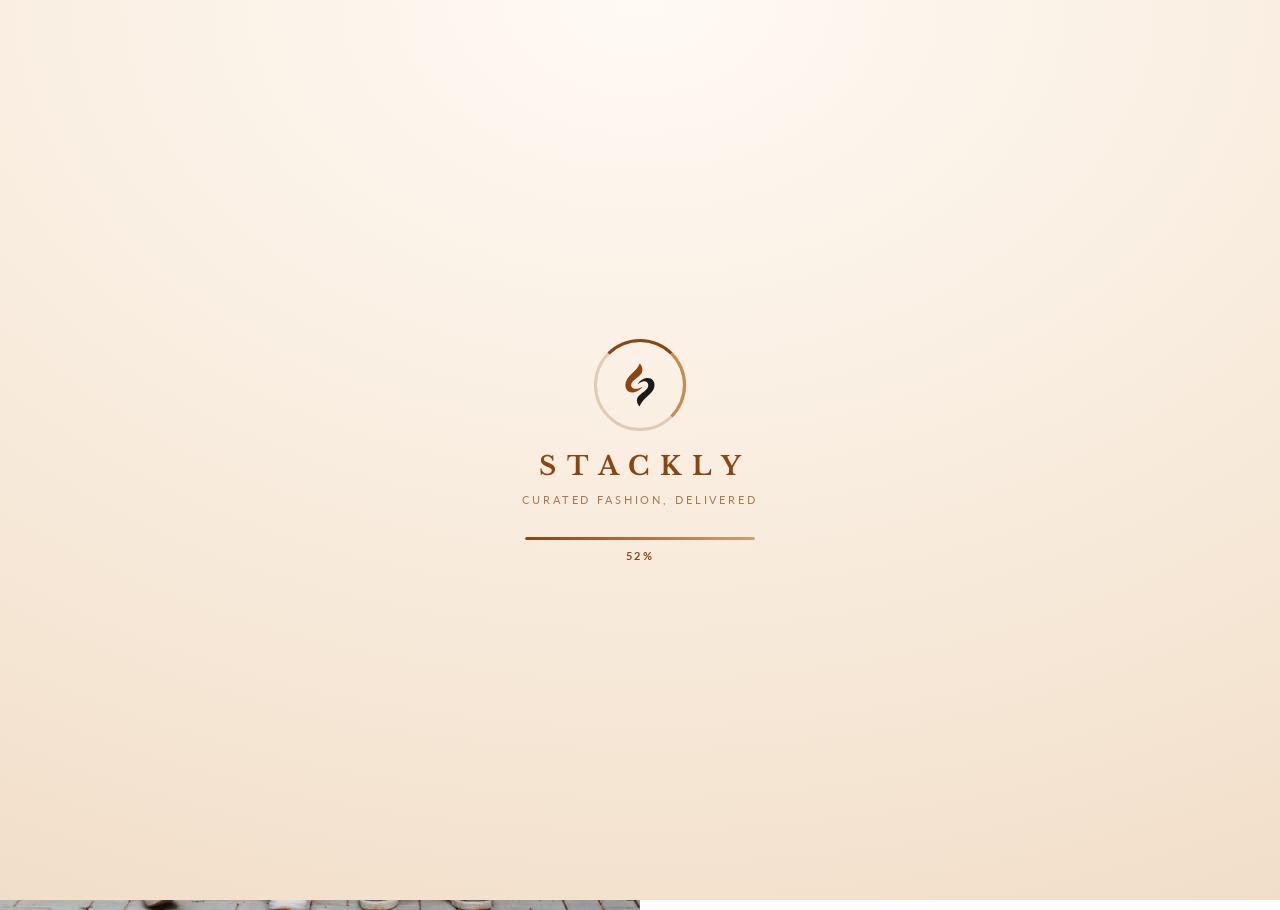
<file: html/sign.html>
﻿<!DOCTYPE html>
<html lang="en" class="pg-sign">
<head>
<link rel="icon" href="../assets/brand-logo.svg" type="image/svg+xml">
<meta charset="UTF-8">
<meta name="viewport" content="width=device-width, initial-scale=1">
<title>Stackly — Sign Up</title>
  <link rel="preload" href="../assets/login-panel.webp" as="image" type="image/webp">
  <meta name="theme-color" content="#8b4513">
<link rel="preconnect" href="https://fonts.googleapis.com">
<link rel="preconnect" href="https://fonts.gstatic.com" crossorigin>
<link href="https://fonts.googleapis.com/css2?family=Inter:wght@400&family=Libre+Baskerville:wght@400;700&family=Lato:wght@300;400;700;900&family=Open+Sans:wght@400;600;700&family=Playfair+Display:wght@400;500;600;700&display=swap" rel="stylesheet" media="print" onload="this.media='all'; this.onload=null"><noscript><link href="https://fonts.googleapis.com/css2?family=Inter:wght@400&family=Libre+Baskerville:wght@400;700&family=Lato:wght@300;400;700;900&family=Open+Sans:wght@400;600;700&family=Playfair+Display:wght@400;500;600;700&display=swap" rel="stylesheet"></noscript>

  <link rel="stylesheet" href="../css/stackly.css">
  
  
</head>
<body>
<div class="stage s925">
<div class="canvas s926">
    <a href="index.html" class="page-close s927" aria-label="Close">
      <svg viewBox="0 0 24 24" width="22" height="22" fill="none" stroke="#8b4513" stroke-width="2.2" stroke-linecap="round"><path d="M6 6l12 12M18 6L6 18"/></svg>
    </a>

    


  <!-- ==================================================== LEFT IMAGE PANEL (0,0 720x1024) -->
  <div class="slot s928" data-img="sign-1"></div>

  <div class="logo s929"><svg class="brand-logo-icon s930" viewBox="398 82 212 290" width="38" height="46" xmlns="http://www.w3.org/2000/svg"><path fill="#8b4513" d="M419.713867,256.179962   C408.001251,235.739304 410.215973,215.613876 419.889709,195.679504   C426.373138,182.319229 436.255493,171.444672 446.508270,160.904480   C457.075165,150.041229 468.783997,140.348602 478.792694,128.896606   C487.411407,119.035004 494.797852,108.464394 500.031921,96.425682   C500.738983,94.799370 501.001617,92.854477 502.785980,91.712807   C503.214905,91.838028 503.879059,91.821617 504.103485,92.127670   C514.526489,106.341171 522.003967,121.483376 518.287415,139.859406   C515.933533,151.498276 508.987885,160.308563 500.296600,167.942245   C487.788574,178.928223 473.634369,187.949692 462.046570,200.037262   C456.219025,206.116135 451.191589,212.659836 449.149933,221.054688   C445.376373,236.570572 454.272034,249.198563 470.197021,250.779221   C485.241028,252.272446 499.302216,248.880798 512.632202,241.996979   C514.021362,241.279602 515.213196,239.793518 517.062500,240.547546   C517.833252,242.063324 516.690857,242.794266 515.917847,243.562866   C502.480865,256.923462 487.519073,267.973206 468.591339,271.949402   C447.923096,276.291199 431.269562,272.383606 419.713867,256.179962  z"/><path fill="#1a1a1a" d="M536.351807,311.352905   C521.089722,325.623138 508.631836,341.451172 501.644409,361.304535   C500.580017,360.856842 499.799347,360.777496 499.458496,360.348633   C491.323975,350.113098 485.458466,338.909088 484.707672,325.531189   C484.034546,313.536499 489.236786,303.909576 496.947052,295.363251   C506.737030,284.511749 519.089050,276.702271 530.329102,267.573334   C539.676453,259.981689 548.930542,252.352356 553.649658,240.719803   C556.247925,234.315125 556.803040,227.722214 555.167542,221.122284   C551.964783,208.197189 539.399353,200.886032 526.174622,203.877502   C513.911682,206.651428 503.242737,212.702515 493.079834,219.823700   C492.039246,220.552856 491.267578,221.851700 489.661957,221.557190   C488.659760,220.289383 489.653076,219.345703 490.287292,218.480408   C503.850159,199.976334 521.506714,187.674316 544.321167,183.636948   C574.742554,178.253418 599.437622,199.883118 594.804749,234.346802   C592.539368,251.198425 583.628967,264.794067 572.581299,277.156372   C561.558105,289.491241 548.610413,299.803345 536.351807,311.352905  z"/></svg><b>S</b>TACKLY</div>

  <!-- ==================================================== TITLE (958,74 319x99) -->
  <h1 class="section-title sg-title s931">Sign Up</h1>

  <!-- ==================================================== EMAIL -->
  <p class="sg-label s932">Email</p>
  <div class="sg-field s933">
    <span class="sg-ph s934">example@mail.com</span>
  </div>

  <!-- ==================================================== NAME -->
  <p class="sg-label s935">Name</p>
  <div class="sg-field sg-field--pw s936">
    <span class="sg-ph">********</span>
    <span class="sg-eye">
      <svg viewBox="0 0 24 24" width="24" height="24" fill="none" stroke="#bdbdbd" stroke-width="1.5" stroke-linecap="round" stroke-linejoin="round" aria-hidden="true">
        <path d="M3.98 8.22A10.48 10.48 0 0 0 1.5 12c1.34 2.58 4.02 5.5 7.5 5.5.99 0 1.95-.14 2.86-.4"/>
        <path d="M6.72 6.72C4.52 8.15 3 10.06 3 12c1.34 2.58 4.02 5.5 7.5 5.5 1.44 0 2.81-.33 4.05-.9"/>
        <path d="M9.75 9.75a3 3 0 0 0 4.24 4.24"/>
        <path d="M10.73 5.08c.67-.14 1.36-.21 2.07-.21 3.48 0 6.16 2.92 7.5 5.5a10.45 10.45 0 0 1-2.28 3.11"/>
        <path d="M14.12 14.12a3 3 0 0 1-4.24-4.24"/>
        <path d="M21 21l-3.75-3.75"/>
      </svg>
    </span>
  </div>

  <!-- ==================================================== PASSWORD -->
  <p class="sg-label s937">Password</p>
  <div class="sg-field sg-field--pw s938">
    <span class="sg-ph">********</span>
    <span class="sg-eye">
      <svg viewBox="0 0 24 24" width="24" height="24" fill="none" stroke="#bdbdbd" stroke-width="1.5" stroke-linecap="round" stroke-linejoin="round" aria-hidden="true">
        <path d="M3.98 8.22A10.48 10.48 0 0 0 1.5 12c1.34 2.58 4.02 5.5 7.5 5.5.99 0 1.95-.14 2.86-.4"/>
        <path d="M6.72 6.72C4.52 8.15 3 10.06 3 12c1.34 2.58 4.02 5.5 7.5 5.5 1.44 0 2.81-.33 4.05-.9"/>
        <path d="M9.75 9.75a3 3 0 0 0 4.24 4.24"/>
        <path d="M10.73 5.08c.67-.14 1.36-.21 2.07-.21 3.48 0 6.16 2.92 7.5 5.5a10.45 10.45 0 0 1-2.28 3.11"/>
        <path d="M14.12 14.12a3 3 0 0 1-4.24-4.24"/>
        <path d="M21 21l-3.75-3.75"/>
      </svg>
    </span>
  </div>

  <!-- ==================================================== NEW PASSWORD -->
  <p class="sg-label s939">new Password</p>
  <div class="sg-field sg-field--pw s940">
    <span class="sg-ph">********</span>
    <span class="sg-eye">
      <svg viewBox="0 0 24 24" width="24" height="24" fill="none" stroke="#bdbdbd" stroke-width="1.5" stroke-linecap="round" stroke-linejoin="round" aria-hidden="true">
        <path d="M3.98 8.22A10.48 10.48 0 0 0 1.5 12c1.34 2.58 4.02 5.5 7.5 5.5.99 0 1.95-.14 2.86-.4"/>
        <path d="M6.72 6.72C4.52 8.15 3 10.06 3 12c1.34 2.58 4.02 5.5 7.5 5.5 1.44 0 2.81-.33 4.05-.9"/>
        <path d="M9.75 9.75a3 3 0 0 0 4.24 4.24"/>
        <path d="M10.73 5.08c.67-.14 1.36-.21 2.07-.21 3.48 0 6.16 2.92 7.5 5.5a10.45 10.45 0 0 1-2.28 3.11"/>
        <path d="M14.12 14.12a3 3 0 0 1-4.24-4.24"/>
        <path d="M21 21l-3.75-3.75"/>
      </svg>
    </span>
  </div>

  <!-- ==================================================== SELECT ROLE -->
  <p class="sg-label s941">Select role</p>
  <div class="sg-field s942">
    <span class="sg-ph s943">user</span>
  </div>
  <div class="sg-field s944">
    <span class="sg-ph s945">Admin</span>
  </div>

  <!-- ==================================================== FORGET PASSWORD LINK (1260,769 113.93x19.5) -->
  <a class="sg-fp s946" href="#">Forget Password ?</a>

  <!-- ==================================================== BUTTON (781,835 592x72) -->
  <button class="sg-btn s947" type="button">
    <span class="sg-txt">Sign in</span>
    <span class="sg-arrow">
      <svg viewBox="0 0 24 24" width="24" height="24" fill="#fff" aria-hidden="true">
        <path d="M3.6 10.4H14.7V4.8L20.4 12L14.7 19.2V13.6H3.6Z"/>
      </svg>
    </span>
  </button>

  <!-- ==================================================== BOTTOM LINE (859,933 438x36) -->
  <p class="sg-foot s948">Don’t have account? <span class="u">Login here</span></p>

</div>
</div>
<script src="../js/images.js" defer></script>
<script src="../js/script.js" defer></script>
  <script src="../js/sign.js" defer></script>
</body>
</html>
</file>
<file: css/stackly.css>
﻿/* =============================================================================
   STACKLY — the entire site's stylesheet (one file, one <link> per page)
   -----------------------------------------------------------------------------
   GENERATED FILE — rebuild with:  node <tools>/migrate.js --apply

   Structure
     1. @layer stackly { ... }  style.css + every page stylesheet +
        responsive.css, in their original link order, so the cascade between
        them behaves exactly as it did when they were separate files.
     2. Coordinate rules (outside the layer)  the design's absolute
        left/top/width/height, which used to be inline style="" attributes on
        the elements. Living outside the layer they win over every normal rule
        above and lose to any !important rule - precisely the precedence an
        inline style attribute has. Each rule carries the markup it came from.

   Media breakpoints
     >= 992px  js/script.js scales the 1440px design canvas (fitStage)
     <= 991px  the rules inside @layer (responsive.css) reflow it to one column
   ========================================================================== */
@layer stackly {

/* ======== css/style.css — shared base — banner / logo / nav / footer / typography / widgets ======== */
/* =============================================================================
   STACKLY — converted 1:1 from Figma "Home page" frame (1440 x 7923)
   Every size / colour / font below is the exact value read from the design.
   Image boxes are EMPTY on purpose — add images later via images.js
============================================================================= */

*{ box-sizing:border-box; margin:0; padding:0; }

html,body{ background:#fff; }

body{
  font-family:"Lato","Helvetica Neue",Arial,sans-serif;
  color:#3e3e3e;
  -webkit-font-smoothing:antialiased;
  overflow-x:hidden;
}

a{ text-decoration:none; color:inherit; }
ul{ list-style:none; }
button{ font:inherit; border:0; background:none; cursor:pointer; color:inherit; }

/* ---------- design canvas (fixed 1440 desktop frame) ---------- */
.stage{
  position:relative;
  width:1440px;
  height:7923px;
  margin:0 auto;
  overflow:hidden;
}
.canvas{
  position:absolute;
  left:0; top:0;
  width:1440px;
  height:7923px;
  background:#fff;
  overflow:hidden;
  transform-origin:top left;
  will-change:transform;          /* promote canvas to its own GPU layer */
}
.canvas > *{ position:absolute; }
/* nav icons that are direct canvas children must stay absolute — the
   shared .nav-icon{position:relative} (further below, same specificity)
   would drop them into flow and stack the cart under the account icon */
.canvas > .nav-icon{ position:absolute; }

/* ---------- empty image slots ---------- */
.slot{
  background:#EDE7E0;          /* empty space — replace with your image */
  background-size:cover;
  background-position:center;
  overflow:hidden;
}
.slot.has-image{ background-color:transparent; }
.ov{                            /* brown colour overlay on top of an image */
  position:absolute; inset:0;
  background:#8b4513;
  display:block;
  pointer-events:none;
}

/* =============================================================================
   TOP BANNER — h40, #8b4513, Lato 400 16/16 white
============================================================================= */
.banner{
  display:flex;
  align-items:center;
  padding-right:16px;
  background:#8b4513;
  z-index:5;
}
.banner__text{
  flex:1;
  font-size:16px;
  line-height:16px;
  font-weight:400;
  color:#fff;
  text-align:center;
}
.banner__text strong{ font-weight:800; }   /* Figma segment “ONLY FOR TODAY” = Lato ExtraBold */
.banner__close{ display:flex; width:20px; height:20px; }

/* =============================================================================
   HERO
============================================================================= */
.logo{
  font-family:"Libre Baskerville",Georgia,serif;
  font-weight:700;
  font-size:52px;
  line-height:64px;
  color:#fff;
  white-space:nowrap;
  display:inline-flex;
  align-items:center;
}
.logo b{ color:#8b4513; font-weight:inherit; }   /* Figma per-char override: “S” is brand brown */
.logo-icon, .brand-logo-icon{ width:38px; height:46px; margin-right:10px; flex-shrink:0; vertical-align:middle; display:inline-block; }
.nav{ left:0; top:0; width:1440px; height:0; z-index:4; }
.nav__link{
  position:absolute;
  font-family:"Lato",Arial,sans-serif;
  font-weight:800;
  font-size:20px;
  line-height:24px;
  color:#fff;
  text-align:center;
  white-space:nowrap;
  transition:opacity .2s;
}
.nav__link.is-active{ color:#000; }
.nav__link:hover{ opacity:.75; }

.search{
  display:flex;
  align-items:center;
  gap:8px;
  padding:8px;
  background:#fafafa;
  z-index:4;
}
.search svg{ flex:0 0 16px; }
.search input{
  border:0; outline:0; background:none;
  width:100%;
  font-family:"Lato",Arial,sans-serif;
  font-size:14px;
  line-height:16.8px;
  color:#3e3e3e;
}
.search input::placeholder{ color:#b6b6b6; }

.nav-icon{ position:relative; width:24px; height:24px; display:flex; z-index:4; }

.hero__eyebrow{
  font-size:16px;
  line-height:22.4px;
  font-weight:400;
  letter-spacing:1.6px;
  text-transform:uppercase;
  color:#fff;
}
.hero__title{
  font-family:"Playfair Display",Georgia,serif;
  font-weight:500;
  font-size:76px;
  line-height:98.8px;
  text-transform:uppercase;
  color:#fff;
}
.hero__btn{
  display:block;
  padding:9px 0 0 44px;
  background:#8b4513;
  border-radius:31px;
  font-family:"Playfair Display",Georgia,serif;
  font-weight:600;
  font-size:32px;
  line-height:42.7px;
  color:#fff;
  transition:filter .25s;
}
.hero__btn:hover{ filter:brightness(1.12); }

/* promo cards (442 x 200, white, gap 16) */
.promo{
  display:flex;
  gap:16px;
  background:#fff;
  z-index:3;
}
.promo__body{
  width:226px;
  display:flex;
  flex-direction:column;
  justify-content:space-between;
}
.promo__body--l{ padding:16px 16px 16px 0; }
.promo__body--r{ padding:16px 0 16px 16px; }
.promo__head{ display:flex; flex-direction:column; gap:16px; }
.promo__head h4{
  font-family:"Playfair Display",Georgia,serif;
  font-weight:400;
  font-size:28px;
  line-height:36px;
  color:#3e3e3e;
}
.promo__head p{
  font-size:16px;
  line-height:19.2px;
  color:#757575;
}
.promo__link{
  font-size:14px;
  line-height:16.8px;
  letter-spacing:1.4px;
  color:#3e3e3e;
  text-decoration:underline;
}

.scroll{
  display:flex;
  align-items:center;
  gap:8px;
  z-index:3;
}
.scroll span{
  width:132px;
  text-align:center;
  font-size:16px;
  line-height:22.4px;
  letter-spacing:1.6px;
  text-transform:uppercase;
  white-space:nowrap;
  color:#fff;
}

/* =============================================================================
   CATEGORY BLOCKS
============================================================================= */
.cat-label{
  font-family:"Playfair Display",Georgia,serif;
  font-weight:500;
  font-size:48px;
  line-height:62.4px;
  text-transform:uppercase;
  white-space:nowrap;
  color:#fff;
  z-index:2;
}

/* =============================================================================
   SECTION TITLES — Playfair 500 76/98.8 uppercase #3e3e3e
============================================================================= */
.section-title{
  font-family:"Playfair Display",Georgia,serif;
  font-weight:500;
  font-size:76px;
  line-height:98.8px;
  text-transform:uppercase;
  color:#3e3e3e;
}

/* =============================================================================
   PRODUCT CARD — 315 x 525 (image 315x420, gap 16)
============================================================================= */
.product{ height:525px; }
.product .slot{ position:absolute; left:0; top:0; }
.badge{
  position:absolute;
  left:239px; top:12px;
  display:inline-flex;
  align-items:center;
  gap:4px;
  padding:4px 8px;
  background:#8b4513;
  border-radius:100px;
  font-size:16px;
  line-height:19.2px;
  color:#fff;
}
.product__cat{
  position:absolute;
  left:0; top:436px;
  width:100%;
  font-size:12px;
  line-height:14.4px;
  text-transform:uppercase;
  color:#757575;
}
.product__name{
  position:absolute;
  left:0; top:454px;
  width:100%;
  font-family:"Playfair Display",Georgia,serif;
  font-weight:400;
  font-size:28px;
  line-height:36px;
  color:#3e3e3e;
}
.product__price{
  position:absolute;
  left:0; top:506px;
  width:100%;
  font-size:16px;
  line-height:19.2px;
  color:#757575;
}

/* SEE MORE — 150x52, #8b4513, pad 16, gap 8 */
.btn-more{
  display:flex;
  align-items:center;
  justify-content:center;
  gap:8px;
  padding:16px;
  background:#8b4513;
  font-size:16px;
  line-height:19.2px;
  letter-spacing:1.6px;
  text-transform:uppercase;
  white-space:nowrap;
  color:#fff;
  transition:filter .25s;
}
.btn-more:hover{ filter:brightness(1.12); }

/* =============================================================================
   VIDEO — 1356 x 763, overlay brown 35%, play 78x78
============================================================================= */
.play{
  position:absolute;
  left:651px; top:329px;
  width:78px; height:78px;
  display:flex;
  transition:transform .25s;
}
.play:hover{ transform:scale(1.08); }

/* =============================================================================
   FEATURES
============================================================================= */
.feat-card{
  display:flex;
  flex-direction:column;
  align-items:center;
  gap:16px;
  padding:24px;
  background:#fff;
}
.feat-ic{
  position:absolute;
  width:64px; height:64px;
  border-radius:32px;
  background:#8b4513;
  display:flex;
  align-items:center;
  justify-content:center;
  flex:0 0 64px;
}
.feat-card .feat-ic{ position:static; }
.feat-card .feat-t,
.feat-card .feat-d{ position:static; width:240.5px; }
.feat-card .feat-d{ margin-top:-8px; }   /* Figma gap title→desc = 8px */

.feat-t{
  font-family:"Playfair Display",Georgia,serif;
  font-weight:400;
  font-size:28px;
  line-height:36px;
  color:#3e3e3e;
}
.feat-d{
  font-size:12px;
  line-height:16.2px;
  color:#757575;
}

/* =============================================================================
   TESTIMONIAL CARD — white, pad 16, gap 12
============================================================================= */
.tcard{
  display:flex;
  flex-direction:column;
  gap:12px;
  padding:16px;
  background:#fff;
}
.tcard__row{
  display:flex;
  align-items:center;
  justify-content:space-between;
  height:36px;
}
.tcard__who{ display:flex; align-items:center; gap:8px; }
.tcard__av{
  width:36px; height:36px;
  border-radius:50%;
  background:#4d0e0e;
  flex:0 0 36px;
}
.tcard__name{
  font-size:12px;
  line-height:14.4px;
  text-transform:uppercase;
  color:#3e3e3e;
}
.tcard__date{
  font-size:12px;
  line-height:14.4px;
  color:#757575;
  margin-top:8px;
}
.stars{ display:flex; }
.tcard__text{
  font-size:12px;
  line-height:16.2px;
  color:#757575;
}

/* =============================================================================
   INSTAGRAM
============================================================================= */
.ig__t{
  font-size:46px;
  line-height:55.2px;
  font-weight:400;
  color:#484848;
  text-align:center;
}
.ig__sub{
  font-size:16px;
  line-height:26px;
  color:#8a8a8a;
  text-align:center;
}

/* =============================================================================
   SERVICES (Maison Neue → closest web fallback)
============================================================================= */
.svc__t{
  font-family:"Maison Neue","Helvetica Neue",Helvetica,Arial,sans-serif;
  font-weight:600;
  font-size:14px;
  line-height:21px;
  letter-spacing:0.42px;
  color:#262626;
  text-align:center;
}
.svc__d{
  font-family:"Maison Neue","Helvetica Neue",Helvetica,Arial,sans-serif;
  font-weight:400;
  font-size:14px;
  line-height:16.8px;
  letter-spacing:1.4px;
  color:#262626;
  text-align:center;
}

/* =============================================================================
   OUR PROGRESS
============================================================================= */
.pr__t{
  font-family:"Playfair Display",Georgia,serif;
  font-weight:600;
  font-size:54px;
  line-height:72px;
  white-space:nowrap;
  color:#000;
}
.pr__c{
  font-family:"Playfair Display",Georgia,serif;
  font-weight:400;
  font-size:32px;
  line-height:40px;
  white-space:nowrap;
  color:#000;
}

/* =============================================================================
   WHAT WE DO
============================================================================= */
.wwd__t{
  font-family:"Open Sans",Arial,sans-serif;
  font-weight:700;
  font-size:48px;
  line-height:65.4px;
  letter-spacing:-1.44px;
  white-space:nowrap;
  color:#000;
  text-align:left;
}
.wwd__blob{ display:block; }   /* exact wing shape image (What we do left/right) */
.wwd__card{
  background:#fff;
  border-radius:10px;
  box-shadow:0 4px 114px rgba(0,0,0,.09);
}
.wwd__line{
  height:1px;
  background:#d2d2d2;
  opacity:.7;
}
.wwd__ic{
  width:91px; height:90px;
  border-radius:20px;
  display:flex;
  align-items:center;
  justify-content:center;
  z-index:2;
}
.wwd__it{
  font-family:"Playfair Display",Georgia,serif;
  font-weight:600;
  font-size:25px;
  line-height:44.5px;
  color:#000;
  z-index:2;
}
.wwd__id{
  font-family:"Playfair Display",Georgia,serif;
  font-weight:400;
  font-size:16px;
  line-height:28.5px;
  color:#797979;
  z-index:2;
}

/* =============================================================================
   FOOTER — 1440 x 476, #8b4513, Libre Baskerville white
============================================================================= */
.footer{
  background:#8b4513;
  z-index:2;
}
.footer > *{ position:absolute; }
.footer__logo{
  font-family:"Libre Baskerville",Georgia,serif;
  font-weight:700;
  font-size:50px;
  line-height:62px;
  color:#fff;
  white-space:nowrap;
  display:inline-flex;
  align-items:center;
}
.footer__logo-icon{ width:36px; height:44px; margin-right:10px; flex-shrink:0; vertical-align:middle; display:inline-block; }
.fcol h6{
  font-family:"Libre Baskerville",Georgia,serif;
  font-weight:700;
  font-size:24px;
  line-height:29.8px;
  color:#fff;
  margin-bottom:19px;
  white-space:nowrap;
}
.fcol li + li{ margin-top:17px; }
.footer .fcol:not(.fcol--ml) li:nth-child(4){ margin-top:23.7px; }  /* Figma gap 46px before link 4 */
.footer .fcol--ml h6{ margin-bottom:17.2px; }                       /* More links: 47px to link 1 */
.footer .fcol--ml li + li{ margin-top:18.7px; }                     /* More links: 41px steps */
.fcol a{
  font-family:"Libre Baskerville",Georgia,serif;
  font-weight:400;
  font-size:18px;
  line-height:22.3px;
  color:#fff;
  white-space:nowrap;
  display:block;
  transition:opacity .2s;
}
.fcol a:hover{ opacity:.7; }
.footer__legal{
  font-family:"Libre Baskerville",Georgia,serif;
  font-weight:400;
  font-size:18px;
  line-height:22.3px;
  color:#fff;
  white-space:nowrap;
}
.socials{
  display:flex;
  align-items:center;
  gap:30px;
  height:32px;
}
.soc{ display:flex; align-items:center; justify-content:center; }

/* =============================================================================
   Small screens — the design only exists at 1440, so scale it to fit
============================================================================= */
@media (max-width:1439px){
  .stage{ margin:0; }
}


/* inline call-to-action phrases (Register here / Login here) */
.u{ text-decoration:underline; }

/* ==============================================================
   INTERACTION POLISH — smooth scrolling, hover feedback, focus
   rings. Everything here only changes on :hover / :focus /
   during a scroll-reveal animation; the resting pixel render is
   untouched. Loaded on every page via style.css.
   ============================================================== */
html{ scroll-behavior:smooth; }

a, button{ cursor:pointer; }

/* ---------- shared transitions ---------- */
.nav__link, .fcol a, .promo__link, .socials a, .bl-label, .lg__register, .sg-foot,
.hero__btn, .btn-ship, .ct__checkout, .lg__btn, .sg-btn, .pd-btn, .sh-subbtn,
.pg404__btn, .pg404__btn-label, .play, .scroll, .nav-icon, .banner__close,
.sh-sort, .sh-filter, .sh-ankara, .sh-gender, .sh-frow, .ct__trash, .ct__del,
.ct__promo-t2, .ct__promo-x, .ct__step, .pd-qbtn, .pd-size, .sg-eye, .lg__eye,
.product, .bl-card, .sh-frame, .pd-card, .bl-hero, .wwd__card, .wwd__line,
.wwd__ic, .wwd__it, .wwd__id, .pd-thumb,
.lg__btn-label, .lg__btn-arrow,
.ct__img, .slot, .badge{
  transition: transform .35s cubic-bezier(.22,.61,.36,1), color .25s ease,
              background-color .25s ease, box-shadow .35s ease, filter .35s ease,
              opacity .25s ease;
}

/* ---------- header / links ---------- */
.nav__link:hover{ color:#8b4513; }
.fcol a:hover{ color:#f6d7bd; transform:translateX(3px); text-decoration:underline; }  /* cream: #8b4513-on-#8b4513 hid the text */
.socials a:hover{ transform:translateY(-3px); filter:brightness(1.25); }
.promo__link:hover{ text-decoration:underline; }
.bl-label:hover{ color:#8b4513; }
.lg__register:hover, .sg-foot:hover{ color:#8b4513; }
.ct__promo-t2:hover{ color:#8b4513; text-decoration:underline; }

/* ---------- buttons / pills ---------- */
.hero__btn:hover, .btn-ship:hover, .ct__checkout:hover,
.sg-btn:hover, .pd-btn:hover, .sh-subbtn:hover{
  transform:translateY(-3px); filter:brightness(1.07);
  box-shadow:0 12px 26px rgba(139,69,19,.32);
}
/* lg__btn is an empty panel: label + arrow are SIBLING nodes on top of it —
   hovering any of the trio lifts the whole button together */
.canvas:has(.lg__btn:hover, .lg__btn-label:hover, .lg__btn-arrow:hover) .lg__btn,
.canvas:has(.lg__btn:hover, .lg__btn-label:hover, .lg__btn-arrow:hover) .lg__btn-label,
.canvas:has(.lg__btn:hover, .lg__btn-label:hover, .lg__btn-arrow:hover) .lg__btn-arrow{
  transform:translateY(-3px); filter:brightness(1.07);
}
.canvas:has(.lg__btn:hover, .lg__btn-label:hover, .lg__btn-arrow:hover) .lg__btn{
  box-shadow:0 12px 26px rgba(139,69,19,.32);
}
.pg404__btn:hover{
  transform:translateY(-3px); filter:brightness(1.07);
  box-shadow:0 12px 26px rgba(139,69,19,.32);
}
.canvas:has(.pg404__btn-label:hover) .pg404__btn,
.canvas:has(.pg404__btn-label:hover) ~ .pg404__btn{
  transform:translateY(-3px); filter:brightness(1.07);
  box-shadow:0 12px 26px rgba(139,69,19,.32);
}
.pg404__btn-label:hover{ transform:translateY(-2px); }

/* ---------- icon buttons ---------- */
.nav-icon:hover{ transform:translateY(-2px) scale(1.08); opacity:.75; }
.banner__close:hover{ transform:rotate(90deg); opacity:.8; }
.play:hover{ transform:scale(1.08); filter:brightness(1.1); }
.scroll:hover{ transform:translateY(5px); }
.lg__eye:hover, .sg-eye:hover{ transform:scale(1.12); filter:brightness(.7); }
.ct__promo-x:hover{ transform:rotate(90deg); }
.ct__trash:hover{ transform:translateY(-2px); filter:brightness(.7); }
.ct__del:hover{ color:#b3402f; }

/* ---------- steppers / selectors ---------- */
.ct__step:hover, .pd-qbtn:hover{ transform:scale(1.16); }
.pd-size:hover{ filter:brightness(.94); }
.pd-thumb:hover{ transform:scale(1.05); filter:brightness(1.05); }

/* ---------- sort / filter / chips ---------- */
.sh-sort:hover{ filter:brightness(.8); }
.sh-filter:hover{ color:#8b4513; }
.sh-ankara:hover, .sh-gender:hover{ filter:brightness(.85); }
.sh-frow:hover .sh-fopt{ color:#8b4513; }
.sh-cb:hover{ box-shadow:inset 0 0 0 1px #8b4513; }

/* ---------- cards lift + image zoom ---------- */
.product:hover, .bl-card:hover, .sh-frame:hover, .pd-card:hover, .bl-hero:hover{
  transform:translateY(-7px);
}
.product:hover, .bl-card:hover, .pd-card:hover{
  box-shadow:0 16px 34px rgba(0,0,0,.15);
}
/* wwd__card is an empty panel whose icons/texts are SIBLING canvas nodes —
   hovering any part of the panel lifts the whole group together */
.canvas:has(.wwd__card:hover, .wwd__ic:hover, .wwd__it:hover, .wwd__id:hover) .wwd__card{
  box-shadow:0 16px 34px rgba(0,0,0,.10);
}
.canvas:has(.wwd__card:hover, .wwd__ic:hover, .wwd__it:hover, .wwd__id:hover) .wwd__card,
.canvas:has(.wwd__card:hover, .wwd__ic:hover, .wwd__it:hover, .wwd__id:hover) .wwd__line,
.canvas:has(.wwd__card:hover, .wwd__ic:hover, .wwd__it:hover, .wwd__id:hover) .wwd__ic,
.canvas:has(.wwd__card:hover, .wwd__ic:hover, .wwd__it:hover, .wwd__id:hover) .wwd__it,
.canvas:has(.wwd__card:hover, .wwd__ic:hover, .wwd__it:hover, .wwd__id:hover) .wwd__id{
  transform:translateY(-5px);
}
.product:hover .slot, .bl-card:hover .slot, .sh-frame:hover .slot,
.pd-card:hover .slot, .bl-hero:hover .slot, .ct__img:hover,
[data-img^="about-"]:hover, [data-img^="ig"]:hover{
  transform:scale(1.05); filter:brightness(1.05);
}
.badge:hover{ transform:scale(1.08); }

/* ---------- field focus rings (hosts get .is-focus from script.js) ---------- */
.is-focus,
.search:focus-within{
  outline:2px solid rgba(139,69,19,.45); outline-offset:2px;
}

/* ---------- product card hover: Quick View / Add to Cart overlay -----
   The overlay is created by script.js on the first hover only, so the
   resting DOM (and the pixel audits) never contains it.               */
.pov{
  position:absolute; display:flex; flex-direction:column;
  justify-content:flex-end; gap:10px; align-items:center;
  padding:18px; box-sizing:border-box;
  background:linear-gradient(180deg, rgba(0,0,0,0) 38%, rgba(0,0,0,.55));
  opacity:0; visibility:hidden; z-index:6;
  transition:opacity .3s ease, visibility 0s linear .3s;
}
.product:hover .pov, .sh-frame:hover .pov, .pd-card:hover .pov{
  opacity:1; visibility:visible;
  transition:opacity .3s ease, visibility 0s linear 0s;
}
.pov__btn{
  width:100%; max-width:196px; padding:12px 16px; border:0; border-radius:6px;
  font-family:Lato, Arial, sans-serif; font-size:14px; font-weight:700;
  letter-spacing:.4px; cursor:pointer;
  transition:transform .2s ease, filter .2s ease;
}
.pov__qv{ background:#ffffff; color:#272727; }
.pov__atc{ background:#8b4513; color:#ffffff; }
.pov__btn:hover{ transform:translateY(-2px); filter:brightness(1.08); }
.pov__btn:active{ transform:translateY(0); filter:brightness(.95); }

/* ---------- header cart notification badge (count from localStorage) ---------- */
.cart-badge{
  position:absolute; top:-7px; right:-9px; min-width:18px; height:18px;
  box-sizing:border-box; padding:0 5px; border-radius:9px;
  background:#e90000; color:#ffffff;
  font:700 11px/18px Lato, Arial, sans-serif; text-align:center; letter-spacing:0;
  box-shadow:0 2px 6px rgba(0,0,0,.3); pointer-events:none; z-index:12;
}

/* =============================================================================
   RESPONSIVE — scales the 1440px canvas to fit any screen.
   The canvas uses CSS transform:scale so the design is always pixel-perfect;
   these rules progressively adapt layout for mobile viewports.
============================================================================= */

/* ── Viewport meta is already set; these handle the stage scaling ── */
@media (max-width:1439px){
  .stage{ margin:0; overflow:hidden; }
}

/* ── Touch-friendly: larger tap targets on mobile ── */
@media (max-width:767px){
  .nav-icon, .banner__close, .play, .scroll{
    min-width:44px; min-height:44px;
  }
  /* prevent horizontal scroll bleed */
  html, body{ overflow-x:hidden; max-width:100vw; }

  /* dashboard: always use mobile sidebar */
  .db{ grid-template-columns:1fr !important; }
  .db-side{ width:260px; }
  .db-body{ padding:16px !important; }
  .db-top{ padding:12px 16px !important; }

  /* login/sign close button bigger on mobile */
  .lg__close{ width:44px !important; height:44px !important; font-size:24px !important; }

  /* wishlist cards stack nicely at mobile via the canvas scale */
  .pd-card__brand{ display:flex; align-items:center; gap:4px; }
}

/* ── Ensure the canvas always fills width with correct scale ── */
.stage{
  width:100%;
  max-width:1440px;
}

/* ── Pov overlay buttons: full width on very small screens ── */
@media (max-width:480px){
  .pov__btn{ max-width:140px; font-size:12px; padding:10px 10px; }
}

/* ── Smooth font rendering on all screens ── */
@media (max-width:1439px){
  body{ -webkit-text-size-adjust:100%; text-size-adjust:100%; }
}


/* ---------- page-close (Login / Sign-up X button) ---------- */
.page-close{
  position:absolute !important;
  left:1360px !important;
  top:24px !important;
  width:46px !important;
  height:46px !important;
  border-radius:50% !important;
  border:1.5px solid #8b4513 !important;
  background:#fff !important;
  color:#8b4513 !important;
  display:flex !important;
  align-items:center !important;
  justify-content:center !important;
  cursor:pointer !important;
  z-index:9999 !important;
  box-shadow:0 6px 18px rgba(90,50,20,.18) !important;
  transition:background-color .25s ease, color .25s ease, transform .35s ease !important;
  text-decoration:none !important;
}
.page-close:hover{
  background:#8b4513 !important;
  color:#fff !important;
  transform:rotate(90deg) !important;
}
.page-close svg{
  stroke:#8b4513;
  transition:stroke .25s ease;
}
.page-close:hover svg{
  stroke:#fff;
}

/* ======== css/404.css — page-specific styles (scoped to its own page) | scope: :where(html.pg-404) ======== */
/* ==========================================================================
   404 Page — exact values from Figma frame 1:2378 (1440x1024, fill #8b4513)
========================================================================== */ :where(html.pg-404) .canvas--404,
  :where(html.pg-404) .canvas {
  
}
/* frame background set below */ :where(html.pg-404) body:has(.pg404__ghost) {
  background:#8b4513;
}
/* frame fill #8b4513 */ :where(html.pg-404) .stage {
  
}
:where(html.pg-404) .canvas {
  background:#8b4513;                  /* overrides the white default for this page */
}
/* Ghost image — IMAGE fill, radius 364 (fully rounded pill) */ :where(html.pg-404) .pg404__ghost {
  border-radius:364px;
}
/* VECTOR "4" / "5" + "Oops!" — embedded as exact path outlines from the
   404-page design export (font glyphs did not match the design vectors:
   Playfair 350px ink = 160x236 for '4' vs design 176.06x255.93). */ :where(html.pg-404) .pg404__vec {
  position:absolute;
  left:0;
  top:0;
  width:1440px;
  height:1024px;
  z-index:2;
  pointer-events:none;
  overflow:visible;
}
/* TEXT "it seems you follow back link" — Playfair 400 22/29.3, TITLE, center */ :where(html.pg-404) .pg404__sub {
  position:absolute;
  font-family:"Playfair Display",Georgia,serif;
  font-weight:400;
  font-size:22px;
  line-height:29.3px;
  text-transform:capitalize;
  text-align:center;
  color:#ffffff;
  z-index:2;
}
/* GROUP "Group 12" — 219x43, stroke #ffffff 1, radius 25.5, shadow 20 @15% */ :where(html.pg-404) .pg404__btn {
  position:absolute;
  border:1px solid #ffffff;
  border-radius:25.5px;
  box-shadow:0 4px 20px rgba(0,0,0,.15);
  transition:background .25s;
  z-index:2;
}
:where(html.pg-404) .pg404__btn:hover {
  background:rgba(255,255,255,.12);
}
/* TEXT "Back To Home" — Playfair 500 18/24 center white */ :where(html.pg-404) .pg404__btn-label {
  position:absolute;
  font-family:"Playfair Display",Georgia,serif;
  font-weight:500;
  font-size:18px;
  line-height:24px;
  text-align:center;
  color:#ffffff;
  z-index:3;
  pointer-events:none;
}
/* logo: centered across the frame at every width, white wordmark + cream
   mark so it reads on the #8b4513 field (beats .s3's left:60 and the core
   mobile logo's dark text via specificity) */
html.pg-404 .logo {
  left: 0 !important;
  width: 100% !important;
  min-width: 0 !important;
  justify-content: center !important;
  text-align: center !important;
  color: #ffffff !important;
}


/* Arrow — embedded as the exact design path (23x2 with arrowhead) inside .pg404__vec */

/* ======== css/about.css — page-specific styles (scoped to its own page) | scope: :where(html.pg-about) ======== */
/* ==========================================================================
   ABOUT — exact values from Figma frame 1:1562 (1440x5771, fill #ffffff)
========================================================================== */ /* header — dark links, brown active, stroked search box */ :where(html.pg-about) .nav__link {
  color:#272727;
}
:where(html.pg-about) .nav__link.is-active,
  :where(html.pg-about) .nav__link.is-brown {
  color:#8b4513;
}
:where(html.pg-about) .search {
  box-shadow:inset 0 0 0 1px #a3a3a3;
}
/* ---- SECTION 01 (IMAGE 1440x647) ---- */ /* "We believe / we can all make / a difference." Playfair 400 70/84 ls0.2 center white */ :where(html.pg-about) .ab__hero-t {
  position:absolute;
  font-family:"Playfair Display",Georgia,serif;
  font-weight:400;
  font-size:70px;
  line-height:84px;
  letter-spacing:.2px;
  text-align:center;
  color:#ffffff;
}
/* "Our way: ..." Playfair 400 24/33.2 center white */ :where(html.pg-about) .ab__hero-s {
  position:absolute;
  font-family:"Playfair Display",Georgia,serif;
  font-weight:400;
  font-size:24px;
  line-height:33.2px;
  text-align:center;
  color:#ffffff;
}
/* ---- ABOUT US ---- */ :where(html.pg-about) .ab__about {
  /* Poppins 400 36/54 #272727 (per-char override → 400) */
  position:absolute;
  font-family:"Poppins","Helvetica Neue",Arial,sans-serif;
  font-weight:400;
  font-size:36px;
  line-height:54px;
  white-space:nowrap;
  color:#272727;
}
:where(html.pg-about) .ab__biz {
  /* Playfair 700 36/48 #272727 */
  position:absolute;
  font-family:"Playfair Display",Georgia,serif;
  font-weight:700;
  font-size:36px;
  line-height:48px;
  color:#272727;
}
:where(html.pg-about) .ab__para {
  /* Playfair 400 24/32 #272727 */
  position:absolute;
  font-family:"Playfair Display",Georgia,serif;
  font-weight:400;
  font-size:24px;
  line-height:32px;
  color:#272727;
  overflow:hidden;
}
/* ---- MISSION BANNER (IMAGE 1316x281) ---- */ :where(html.pg-about) .ab__mis-t {
  /* Playfair 400 32/40 center white */
  position:absolute;
  font-family:"Playfair Display",Georgia,serif;
  font-weight:400;
  font-size:32px;
  line-height:40px;
  text-align:center;
  color:#ffffff;
}
:where(html.pg-about) .ab__mis-s {
  /* Playfair 400 16/24 ls0.64 center white */
  position:absolute;
  font-family:"Playfair Display",Georgia,serif;
  font-weight:400;
  font-size:16px;
  line-height:24px;
  letter-spacing:.64px;
  text-align:center;
  color:#ffffff;
}
/* white pill button — 240x41 fill #ffffff, label Playfair 400 14/16.8 ls1.4 #262626 */ :where(html.pg-about) .ab__wbtn {
  position:absolute;
  background:#ffffff;
  transition:filter .25s;
}
:where(html.pg-about) .ab__wbtn:hover {
  filter:brightness(.94);
}
:where(html.pg-about) .ab__wbtn span {
  position:absolute;
  font-family:"Playfair Display",Georgia,serif;
  font-weight:400;
  font-size:14px;
  line-height:16.8px;
  letter-spacing:1.4px;
  text-align:center;
  white-space:nowrap;
  color:#262626;
}
/* ---- GIFT PICKS ---- */ :where(html.pg-about) .ab__col-t {
  /* Playfair 400 24/33.2 center #262626 */
  position:absolute;
  font-family:"Playfair Display",Georgia,serif;
  font-weight:400;
  font-size:24px;
  line-height:33.2px;
  text-align:center;
  color:#262626;
}
:where(html.pg-about) .ab__col-s {
  /* Playfair 400 14/16.8 ls1.4 center */
  position:absolute;
  font-family:"Playfair Display",Georgia,serif;
  font-weight:400;
  font-size:14px;
  line-height:16.8px;
  letter-spacing:1.4px;
  text-align:center;
  color:#262626;
}
:where(html.pg-about) .ab__more {
  /* Playfair 400 14/20 ls1.4 center */
  position:absolute;
  font-family:"Playfair Display",Georgia,serif;
  font-weight:400;
  font-size:14px;
  line-height:20px;
  letter-spacing:1.4px;
  text-align:center;
  white-space:nowrap;
  color:#262626;
}
/* ---- SHOP BY CATEGORY ---- */ :where(html.pg-about) .ab__cat-t {
  /* Playfair 700 36/33.2 center #262626 */
  position:absolute;
  font-family:"Playfair Display",Georgia,serif;
  font-weight:700;
  font-size:36px;
  line-height:33.2px;
  text-align:center;
  color:#262626;
}
:where(html.pg-about) .ab__cat-l {
  /* Maison Neue 400 14/20 ls1.4 center */
  position:absolute;
  font-family:"Maison Neue","Helvetica Neue",Helvetica,Arial,sans-serif;
  font-weight:400;
  font-size:14px;
  line-height:20px;
  letter-spacing:1.4px;
  text-align:center;
  color:#262626;
}
/* ---- 3 PROMO BANNERS (IMAGE) ---- */ :where(html.pg-about) .ab__pb-t {
  /* Maison Neue 400 40/48 ls0.2 center white */
  position:absolute;
  font-family:"Maison Neue","Helvetica Neue",Helvetica,Arial,sans-serif;
  font-weight:400;
  font-size:40px;
  line-height:48px;
  letter-spacing:.2px;
  text-align:center;
  color:#ffffff;
}
/* ---- CONTACT INFORMATION ---- */ :where(html.pg-about) .ab__ci-t {
  /* Playfair 700 24/28.8 #272727 */
  position:absolute;
  font-family:"Playfair Display",Georgia,serif;
  font-weight:700;
  font-size:24px;
  line-height:28.8px;
  white-space:nowrap;
  color:#272727;
}
:where(html.pg-about) .ab__ci {
  /* Playfair 400 24/32 #272727 */
  position:absolute;
  font-family:"Playfair Display",Georgia,serif;
  font-weight:400;
  font-size:24px;
  line-height:32px;
  color:#272727;
}
:where(html.pg-about) .ab__cta {
  /* 168x48 r10 stroke #272727/2 */
  position:absolute;
  border-radius:10px;
  box-shadow:inset 0 0 0 2px #272727;
  transition:background .25s;
}
:where(html.pg-about) .ab__cta:hover {
  background:rgba(39,39,39,.06);
}
:where(html.pg-about) .ab__cta-t {
  position:absolute;
  font-family:"Playfair Display",Georgia,serif;
  font-weight:400;
  font-size:18px;
  line-height:24px;
  color:#272727;
  pointer-events:none;
}
/* ---- FEATURED BLOGS ---- */ :where(html.pg-about) .ab__fb-t {
  /* Roboto 700 36/42.2 #272727 (per-char override → 700) */
  position:absolute;
  font-family:"Roboto","Helvetica Neue",Arial,sans-serif;
  font-weight:700;
  font-size:36px;
  line-height:42.2px;
  color:#272727;
}
:where(html.pg-about) .ab__bcard {
  /* 293x361 r5 white, shadow 30 #969696@7% */
  position:absolute;
  background:#ffffff;
  border-radius:5px;
  box-shadow:0 4px 30px rgba(150,150,150,.07);
}
:where(html.pg-about) .ab__bcard > * {
  position:absolute;
}
:where(html.pg-about) .ab__bcard-t {
  /* Playfair 700 20/26.7 #27363b */
  font-family:"Playfair Display",Georgia,serif;
  font-weight:700;
  font-size:20px;
  line-height:26.7px;
  color:#27363b;
}
:where(html.pg-about) .ab__bcard-b {
  /* Playfair 400 18/24 #848484 */
  font-family:"Playfair Display",Georgia,serif;
  font-weight:400;
  font-size:18px;
  line-height:24px;
  color:#848484;
}
:where(html.pg-about) .ab__bcard-a {
  /* Libre Baskerville 400 18/22.3 #27363b */
  font-family:"Libre Baskerville",Georgia,serif;
  font-weight:400;
  font-size:18px;
  line-height:22.3px;
  white-space:nowrap;
  color:#27363b;
}
:where(html.pg-about) .ab__bcard-l {
  display:block; background:#27363b;
}
:where(html.pg-about) .ab__bcard-ar {
  display:flex;
}
/* ---- 4 FEATURE CARDS (318x202 r10 #f0f0f0) ---- */ :where(html.pg-about) .ab__fcard {
  position:absolute;
  background:#f0f0f0;
  border-radius:10px;
}
:where(html.pg-about) .ab__fcard > * {
  position:absolute;
}
:where(html.pg-about) .ab__fic {
  display:flex;
}
:where(html.pg-about) .ab__fc-t {
  /* Playfair 700 24/32 #272727 */
  font-family:"Playfair Display",Georgia,serif;
  font-weight:700;
  font-size:24px;
  line-height:32px;
  white-space:nowrap;
  color:#272727;
}
:where(html.pg-about) .ab__fc-d {
  /* Playfair 400 18/24 center #272727 */
  font-family:"Playfair Display",Georgia,serif;
  font-weight:400;
  font-size:18px;
  line-height:24px;
  text-align:center;
  color:#272727;
}
/* LOGO — TACKLY override: base white + "S" #8b4513 + "TACKLY" #000000 (Figma char styles) */ :where(html.pg-about) .logo {
  color:#000000;
}

/* ======== css/blog.css — page-specific styles (scoped to its own page) | scope: :where(html.pg-blog) ======== */
/* =============================================================================
   STACKLY — Blog page — supplements style.css (does not change it)
   Converted 1:1 from Figma frame "Blog page" (1:2124) — 1440 x 5281, 115 nodes
   Every size / colour / font below is the exact value read from the spec.
   Image boxes are EMPTY on purpose — fill them later via images.js.
============================================================================= */ /* --- header search box — Frame 1354 (214x33) #fafafa, 1px stroke #a3a3a3
      Figma strokes do not take part in layout, so the line is drawn as an
      inset shadow: every child coordinate (8px pad, gap 8) stays exact. ---- */ :where(html.pg-blog) .search {
  box-shadow:inset 0 0 0 1px #a3a3a3;
}
/* --- header tools — Frame 1353 (1128,80 286x33) HORIZONTAL gap 12,
      centre aligned: search 214x33 + user 24 + cart 24 ------------------- */ :where(html.pg-blog) .bl-tools {
  display:flex;
  align-items:center;
  gap:12px;
}
:where(html.pg-blog) .bl-tools > * {
  flex:0 0 auto;
}
/* --- nav links — Lato 800 20/24 (spec: Home #000, rest #272727,
      current page "Blog" #8b4513) ------------------------------------------ */ :where(html.pg-blog) .nav__link {
  color:#272727;
}
:where(html.pg-blog) .nav__link.is-home {
  color:#000;
}
:where(html.pg-blog) .nav__link.is-current {
  color:#8b4513;
}
/* =============================================================================
   SECTION 01 — hero (0,226 1440x750, fill=IMAGE)
   auto-layout VERTICAL, pad 70/53/70/53, gap 10, bottom-aligned (align MAX)
   Frame 1 inside is VERTICAL gap 18: title 216 + 18 + subtitle 34 = 268
============================================================================= */ :where(html.pg-blog) .bl-section {
  display:flex;
  flex-direction:column;
  justify-content:flex-end;
  padding:70px 53px;
}
:where(html.pg-blog) .bl-section > * {
  flex:0 0 auto;
}
:where(html.pg-blog) .bl-hero {
  display:flex;
  flex-direction:column;
  gap:18px;
}
:where(html.pg-blog) .bl-hero > * {
  flex:0 0 auto;
}
:where(html.pg-blog) .bl-hero__t {
  font-family:"Playfair Display",Georgia,serif;
  font-weight:400;
  font-size:64px;
  line-height:72px;
  color:#fff;
}
:where(html.pg-blog) .bl-hero__s {
  font-family:"Playfair Display",Georgia,serif;
  font-weight:400;
  font-size:24px;
  line-height:33.2px;
  color:#fff;
  white-space:nowrap;
}
/* =============================================================================
   SOCIAL ICONS + INTRO COPY — HORIZONTAL, gap 148
   icons 28x28 fill #262626, gap 6 · copy Playfair 400 40/48 #000
============================================================================= */ :where(html.pg-blog) .bl-intro {
  display:flex;
  align-items:flex-start;
  gap:148px;
}
:where(html.pg-blog) .bl-intro > * {
  flex:0 0 auto;
}
:where(html.pg-blog) .bl-intro__socials {
  display:flex;
  gap:6px;
}
:where(html.pg-blog) .bl-intro__socials a {
  display:flex;
  flex:0 0 28px;
  width:28px;
  height:28px;
}
:where(html.pg-blog) .bl-copy {
  font-family:"Playfair Display",Georgia,serif;
  font-weight:400;
  font-size:40px;
  line-height:48px;
  color:#000;
}
/* =============================================================================
   POST CARDS — VERTICAL gap 20 (image 413 tall) · body VERTICAL gap 12
============================================================================= */ :where(html.pg-blog) .bl-card {
  display:flex;
  flex-direction:column;
  gap:20px;
}
:where(html.pg-blog) .bl-card > * {
  flex:0 0 auto;
}
:where(html.pg-blog) .bl-card__body {
  display:flex;
  flex-direction:column;
  gap:12px;
}
:where(html.pg-blog) .bl-card__body > * {
  flex:0 0 auto;
}
:where(html.pg-blog) .bl-card__t {
  font-family:"Playfair Display",Georgia,serif;
  font-weight:400;
  font-size:32px;
  line-height:40px;
  color:#000;
}
/* --- tag pill — HORIZONTAL pad 4/20/4/20, r 30, stroke #dddbdc/1,
      Maison Neue 600 12/16 ls .2 #000 -------------------------------------- */ :where(html.pg-blog) .bl-tag {
  display:inline-flex;
  align-items:center;
  justify-content:center;
  padding:4px 20px;
  border-radius:30px;
  box-shadow:inset 0 0 0 1px #dddbdc;
  font-family:"Maison Neue","Helvetica Neue",Helvetica,Arial,sans-serif;
  font-weight:600;
  font-size:12px;
  line-height:16px;
  letter-spacing:.2px;
  color:#000;
  white-space:nowrap;
}
/* --- "More to Explore" — Playfair 400 32/40 #000, centred ---------------- */ :where(html.pg-blog) .bl-subt {
  font-family:"Playfair Display",Georgia,serif;
  font-weight:400;
  font-size:32px;
  line-height:40px;
  color:#000;
  text-align:center;
  white-space:nowrap;
}
/* --- "Our Product / Our Stores / Our Careers" — Playfair 800 24/24 ls .2 -- */ :where(html.pg-blog) .bl-label {
  font-family:"Playfair Display",Georgia,serif;
  font-weight:800;
  font-size:24px;
  line-height:24px;
  letter-spacing:.2px;
  color:#000;
  text-align:center;
  white-space:nowrap;
}
/* --- footer social row (Group 47501 @1004,5225 214x32): the four icons sit
      at x 0 / 62 / 124 / 186 — pinned absolutely so they match the spec. --- */ :where(html.pg-blog) .socials .soc {
  position:absolute;
}
/* LOGO — TACKLY override: base white + "S" #8b4513 + "TACKLY" #000000 (Figma char styles) */ :where(html.pg-blog) .logo {
  color:#000000;
}

/* ======== css/cart.css — page-specific styles (scoped to its own page) | scope: :where(html.pg-cart) ======== */
/* ==========================================================================
   CART — exact values from Figma frame 1:2035 (1440x1896, fill #ffffff)
========================================================================== */ /* header on this page sits on white — dark icons + brown active link */ :where(html.pg-cart) .nav__link {
  color:#272727;
}
:where(html.pg-cart) .nav__link.is-active {
  color:#000;
}
:where(html.pg-cart) .nav__link.is-brown {
  color:#8b4513;
}
:where(html.pg-cart) .search {
  box-shadow:inset 0 0 0 1px #a3a3a3;
}
/* stroke #a3a3a3 / 1, no layout shift */ /* TEXT "Cart" — Playfair 500 76/98.8 UPPER #3e3e3e */ :where(html.pg-cart) .ct__title {
  position:absolute;
  font-family:"Playfair Display",Georgia,serif;
  font-weight:500;
  font-size:76px;
  line-height:98.8px;
  text-transform:uppercase;
  color:#3e3e3e;
}
/* product thumbnail — IMAGE fill */ :where(html.pg-cart) .ct__img {
  background-color:#EDE7E0;
}
/* shorthand would reset .slot cover/center */ /* "White casual t-shirt" — Lato 500 24/32.4 UPPER #3e3e3e */ :where(html.pg-cart) .ct__name {
  position:absolute;
  font-weight:500;
  font-size:24px;
  line-height:32.4px;
  text-transform:uppercase;
  color:#3e3e3e;
}
/* prices */ :where(html.pg-cart) .ct__price1 {
  /* Lato 400 20/27 UPPER #757575 */
  position:absolute;
  white-space:nowrap;
  font-weight:400;
  font-size:20px;
  line-height:27px;
  text-transform:uppercase;
  color:#757575;
}
:where(html.pg-cart) .ct__badge {
  /* FRAME #e90000 48x24 r100, text Lato 500 12/16.2 #fff @+12,+4 */
  display:inline-block;
  background:#e90000;
  border-radius:100px;
  padding:4px 0 0 12px;
  font-family:"Lato",Arial,sans-serif;
  font-weight:500;
  font-size:12px;
  line-height:16.2px;
  color:#ffffff;
}
:where(html.pg-cart) .ct__price2 {
  /* Lato 400 24/32.4 UPPER #757575 */
  position:absolute;
  font-weight:400;
  font-size:24px;
  line-height:32.4px;
  text-transform:uppercase;
  color:#757575;
}
:where(html.pg-cart) .ct__price3 {
  /* Lato 500 20/27 UPPER #e90000 */
  position:absolute;
  font-weight:500;
  font-size:20px;
  line-height:27px;
  text-transform:uppercase;
  color:#e90000;
}
/* quantity stepper — 156x56, stroke #3e3e3e/1, pad 8, gap 40 */ :where(html.pg-cart) .ct__qty {
  position:absolute;
  box-shadow:inset 0 0 0 1px #3e3e3e;
}
:where(html.pg-cart) .ct__step {
  position:absolute;
  width:24px; height:24px;
  display:flex;
  cursor:pointer;
}
:where(html.pg-cart) .ct__num {
  position:absolute;
  font-weight:500;
  font-size:20px;
  line-height:27px;
  color:#3e3e3e;
}
/* delete — trash icon + "Delete" Lato 400 20/27 #929292 + 91x1 underline */ :where(html.pg-cart) .ct__trash {
  position:absolute; width:24px; height:24px; display:flex;
}
:where(html.pg-cart) .ct__del {
  position:absolute;
  font-weight:400;
  font-size:20px;
  line-height:27px;
  color:#929292;
}
:where(html.pg-cart) .ct__delline {
  position:absolute;
  background:#929292;
  display:block;
}
/* Notes */ :where(html.pg-cart) .ct__notes {
  position:absolute;
  font-weight:500;
  font-size:20px;
  line-height:27px;
  color:#b4b4b4;
}
:where(html.pg-cart) .ct__notes--brown {
  color:#8b4513;
}
:where(html.pg-cart) .ct__notebox {
  position:absolute;
  box-shadow:inset 0 0 0 1px #3e3e3e;     /* stroke #3e3e3e / 1 */
}
:where(html.pg-cart) .ct__notetext {
  position:absolute;
  font-weight:400;
  font-size:20px;
  line-height:27px;
  color:#b4b4b4;
}
/* Shopping Info — Lato 600 32/43.2 UPPER #3e3e3e */ :where(html.pg-cart) .ct__si-title {
  position:absolute;
  font-weight:600;
  font-size:32px;
  line-height:43.2px;
  text-transform:uppercase;
  color:#3e3e3e;
}
/* promo bar — 498x44, fill #ede5e1, stroke #dfd1c8/1 */ :where(html.pg-cart) .ct__promo {
  position:absolute;
  background:#ede5e1;
  box-shadow:inset 0 0 0 1px #dfd1c8;
}
:where(html.pg-cart) .ct__promo-t1 {
  position:absolute;
  font-weight:400;
  font-size:16px;
  line-height:19.2px;
  color:#3e3e3e;
}
:where(html.pg-cart) .ct__promo-t2 {
  position:absolute;
  font-weight:400;
  font-size:16px;
  line-height:19.2px;
  color:#8b4513;
}
:where(html.pg-cart) .ct__promo-x {
  position:absolute; display:flex;
}
/* totals */ :where(html.pg-cart) .ct__lbl {
  position:absolute;
  font-weight:400;
  font-size:24px;
  line-height:32.4px;
  color:#757575;
}
:where(html.pg-cart) .ct__lbl--dark {
  font-weight:600; color:#3e3e3e;
}
:where(html.pg-cart) .ct__val {
  position:absolute;
  font-weight:400;
  font-size:24px;
  line-height:32.4px;
  text-transform:uppercase;
  color:#757575;
}
:where(html.pg-cart) .ct__val--dark {
  font-weight:600; color:#3e3e3e;
}
/* checkout — 498x72 fill #8b4513, label Lato 400 20/24 ls2 UPPER white center */ :where(html.pg-cart) .ct__checkout {
  position:absolute;
  background:#8b4513;
  transition:filter .25s;
}
:where(html.pg-cart) .ct__checkout:hover {
  filter:brightness(1.12);
}
:where(html.pg-cart) .ct__checkout span {
  position:absolute;
  font-weight:400;
  font-size:20px;
  line-height:24px;
  letter-spacing:2px;
  text-transform:uppercase;
  text-align:center;
  color:#ffffff;
}
/* LOGO — TACKLY override: base white + "S" #8b4513 + "TACKLY" #000000 (Figma char styles) */ :where(html.pg-cart) .logo {
  color:#000000;
}
/* ---------- empty state (cart.js reveals it while the cart has 0 items) ----
   Same design language as the page: dashed #dfd1c8 panel on #faf7f4,
   Playfair heading + Lato copy + the brown brand button. */ :where(html.pg-cart) .ct-empty {
  position:absolute;
  box-sizing:border-box;
  display:flex; flex-direction:column; align-items:center; justify-content:center;
  gap:20px;
  text-align:center;
  border:1px dashed #dfd1c8;
  background:#faf7f4;
}
:where(html.pg-cart) .ct-empty svg {
  opacity:.9;
}
:where(html.pg-cart) .ct-empty h3 {
  margin:0;
  font-family:"Playfair Display",Georgia,serif;
  font-weight:500;
  font-size:44px;
  line-height:1.2;
  text-transform:uppercase;
  color:#3e3e3e;
}
:where(html.pg-cart) .ct-empty p {
  margin:0;
  font-family:"Lato",Arial,sans-serif;
  font-weight:400;
  font-size:20px;
  line-height:32px;
  color:#757575;
}
:where(html.pg-cart) .ct-empty__btn {
  display:inline-block;
  margin-top:6px;
  padding:20px 44px;
  background:#8b4513;
  color:#ffffff;
  font-family:"Lato",Arial,sans-serif;
  font-weight:400;
  font-size:20px;
  line-height:24px;
  letter-spacing:2px;
  text-transform:uppercase;
  text-decoration:none;
  transition:transform .25s cubic-bezier(.22,.61,.36,1), filter .25s, box-shadow .3s;
}
:where(html.pg-cart) .ct-empty__btn:hover {
  transform:translateY(-3px); filter:brightness(1.07);
  box-shadow:0 12px 26px rgba(139,69,19,.32);
}

/* ======== css/contact.css — page-specific styles (scoped to its own page) | scope: :where(html.pg-contact) ======== */
/* =============================================================================
   STACKLY — Contact page
   Frame "contact page" (1:2228) — 1440 x 2163
   ONLY the rules this page adds on top of style.css live here.
   Every x/y/w/h is inline in contact.html; colours / fonts / borders below.
============================================================================= */ /* the shared .stage is sized for the Home frame — this page is 2163 tall */ :where(html.pg-contact) .stage {
  height:2163px;
}
/* =============================================================================
   HEADER CHROME — same markup as index.html, positions/colours differ
   search box: fill #fafafa, stroke #a3a3a3 1px INSIDE, pad 8 → border 1 + pad 7
============================================================================= */ :where(html.pg-contact) .search {
  border:1px solid #a3a3a3;
  padding:7px;
}
:where(html.pg-contact) .nav__link {
  color:#272727;
}
/* Home keeps .is-active → #000 */ :where(html.pg-contact) .nav__link.is-current {
  color:#8b4513;
}
/* Contact = active page */ /* =============================================================================
   PAGE HEADINGS — Lato 600 32/43.2, uppercase, #3e3e3e
============================================================================= */ :where(html.pg-contact) .c-h {
  font-family:"Lato","Helvetica Neue",Arial,sans-serif;
  font-weight:600;
  font-size:32px;
  line-height:43.2px;
  text-transform:uppercase;
  color:#3e3e3e;
}
/* =============================================================================
   FORM INPUTS — label Lato 500 20/27 uppercase · field 756x64 stroke #3e3e3e
   Figma stroke is INSIDE + pad 12 → CSS border 1px + padding 11px puts the
   text at exactly frame+12 (e.g. 54+12 = 66).
============================================================================= */ :where(html.pg-contact) .inp {
  display:flex;
  flex-direction:column;
  gap:4px;
}
:where(html.pg-contact) .inp__l {
  height:27px;
  font-weight:500;
  font-size:20px;
  line-height:27px;
  text-transform:uppercase;
  color:#3e3e3e;
}
:where(html.pg-contact) .inp__f {
  height:64px;
  display:flex;
  align-items:center;
  justify-content:space-between;
  gap:8px;
  padding:11px;
  border:1px solid #3e3e3e;
  background:#fff;
}
:where(html.pg-contact) .inp__f--area {
  /* Address = 756x94, text top-aligned */
  height:94px;
  align-items:flex-start;
}
:where(html.pg-contact) .inp__p {
  font-weight:400;
  font-size:20px;
  line-height:27px;
  color:#b4b4b4;
}
:where(html.pg-contact) .phone__cc .inp__p {
  color:#3e3e3e;
}
/* Figma: (+62) prefix is dark, value is placeholder grey */ :where(html.pg-contact) .chev {
  flex:0 0 24px;
  width:24px;
  height:24px;
}
/* phone number row (Frame 94860 → 150px prefix box + gap 12 + 594px number) */ :where(html.pg-contact) .phone {
  display:flex;
  gap:12px;
  height:64px;
}
:where(html.pg-contact) .phone__cc {
  flex:0 0 150px;
  height:64px;
  display:flex;
  align-items:center;
  justify-content:space-between;
  padding:11px;
  border:1px solid #3e3e3e;
  background:#fff;
}
:where(html.pg-contact) .phone__grp {
  display:flex;
  align-items:center;
  gap:8px;
}
:where(html.pg-contact) .phone__flag {
  width:24px;
  height:16px;
  display:flex;
  flex-direction:column;
}
:where(html.pg-contact) .phone__flag i {
  display:block; height:8px;
}
:where(html.pg-contact) .phone__flag i:first-child {
  background:#ff0101;
}
:where(html.pg-contact) .phone__flag i:last-child {
  background:#fff;
}
:where(html.pg-contact) .phone__num {
  flex:0 0 594px;
}
/* =============================================================================
   BUTTON — 248x51, #8b4513, pad 16, Lato 400 16/19.2 ls 1.6 uppercase
============================================================================= */ :where(html.pg-contact) .btn-ship {
  display:flex;
  align-items:center;
  justify-content:center;
  padding:16px;
  background:#8b4513;
  font-weight:400;
  font-size:16px;
  line-height:19.2px;
  letter-spacing:1.6px;
  text-transform:uppercase;
  text-align:center;
  white-space:nowrap;
  color:#fff;
  transition:filter .25s;
}
:where(html.pg-contact) .btn-ship:hover {
  filter:brightness(1.12);
}
/* =============================================================================
   EMBEDDED MAP (Group 47724 — 66,1286 1300x325.59)
   Tiles are positioned with map-local coords and clipped by .map (clipsContent)
============================================================================= */ :where(html.pg-contact) .map {
  background:#e5e3df;
  overflow:hidden;
}
:where(html.pg-contact) .map > *,
  :where(html.pg-contact) .map-card > *,
  :where(html.pg-contact) .map-zoom > *,
  :where(html.pg-contact) .map-logo > *,
  :where(html.pg-contact) .map-sat > *,
  :where(html.pg-contact) .map-sat__in > * {
  position:absolute;
}
/* the real Salem map covers the 14 design tiles; every piece of design chrome
   (card, zoom, logo, legal tags, satellite button) stays above it */ :where(html.pg-contact) .map__img {
  z-index:1; cursor:pointer;
}
:where(html.pg-contact) .map > .map-card,
  :where(html.pg-contact) .map > .map-zoom,
  :where(html.pg-contact) .map > .map-logo,
  :where(html.pg-contact) .map > .map-tag,
  :where(html.pg-contact) .map > .map-tag__t,
  :where(html.pg-contact) .map > .map-sat {
  z-index:2;
}
/* place card — white, r2, drop shadow 4 / 30% */ :where(html.pg-contact) .map-card {
  background:#fff;
  border-radius:2px;
  box-shadow:0 0 4px rgba(0,0,0,.3);
  font-family:"Roboto","Helvetica Neue",Helvetica,Arial,sans-serif;
}
:where(html.pg-contact) .mc-name {
  font-weight:500;
  font-size:14px;
  line-height:16.4px;
  color:#000;
  white-space:nowrap;
}
:where(html.pg-contact) .mc-sub {
  font-weight:400;
  font-size:12px;
  line-height:14.1px;
  color:#5b5b5b;
  white-space:nowrap;
}
:where(html.pg-contact) .mc-rate {
  font-weight:500;
  font-size:14px;
  line-height:16.4px;
  color:#5b5b5b;
  white-space:nowrap;
}
:where(html.pg-contact) .mc-link {
  font-weight:400;
  font-size:12px;
  line-height:14.1px;
  color:#1a73e8;
  white-space:nowrap;
}
:where(html.pg-contact) .mc-link--c {
  text-align:center;
}
/* zoom control — white, r2, drop shadow 4 / 30%, separator #e6e6e6 */ :where(html.pg-contact) .map-zoom {
  background:#fff;
  border-radius:2px;
  box-shadow:0 0 4px rgba(0,0,0,.3);
}
:where(html.pg-contact) .map-zoom__sep {
  display:block;
  background:#e6e6e6;
}
:where(html.pg-contact) .map-logo {
  font-family:Arial,Helvetica,sans-serif;
}
/* bottom-right legal tags — #f5f5f5 @ 70%, Roboto 400 10/14 black */ :where(html.pg-contact) .map-tag {
  background:#f5f5f5;
  opacity:.7;
}
:where(html.pg-contact) .map-tag__t {
  font-family:"Roboto","Helvetica Neue",Helvetica,Arial,sans-serif;
  font-weight:400;
  font-size:10px;
  line-height:14px;
  color:#000;
  white-space:nowrap;
}
/* satellite imagery button — white, r3, 2px white stroke, drop shadow 6 / 30% */ :where(html.pg-contact) .map-sat {
  background:#fff;
  border-radius:3px;
  box-shadow:0 0 6px rgba(0,0,0,.3);
}
:where(html.pg-contact) .map-sat__in {
  background:#e5e3df;
  overflow:hidden;
}
/* LOGO — TACKLY override: base white + "S" #8b4513 + "TACKLY" #000000 (Figma char styles) */ :where(html.pg-contact) .logo {
  color:#000000;
}

/* ======== css/dashboard.css — page-specific styles (scoped to its own page) | scope: :where(html.pg-dashboard) ======== */
/* =============================================================================
   STACKLY — role-based dashboard (user / Admin)
   Same theme as the site: brown #8b4513, Libre Baskerville logo,
   Playfair headings, Lato body, cream page background.
   Fluid layout (no fixed canvas) with a collapsible sidebar under 960px.
============================================================================= */ :where(html.pg-dashboard) .db-page {
  background:#faf7f4;
  min-height:100vh;
}
:where(html.pg-dashboard) .db {
  display:grid;
  grid-template-columns:280px 1fr;
  min-height:100vh;
}
/* ---------------------------------------------------------------- SIDEBAR */ :where(html.pg-dashboard) .db-side {
  position:sticky;
  top:0;
  height:100vh;
  display:flex;
  flex-direction:column;
  padding:26px 18px 20px;
  background:linear-gradient(172deg,#8b4513 0%,#7a3c10 100%);
  color:#fff;
  z-index:60;
}
:where(html.pg-dashboard) .db-logo {
  font-family:"Libre Baskerville",Georgia,serif;
  font-weight:700;
  font-size:20px;
  line-height:26px;
  letter-spacing:.5px;
  color:#fff;
  padding:2px 10px 2px;
  display:inline-flex;
  align-items:center;
}
:where(html.pg-dashboard) .db-logo b {
  color:#f6d7bd; font-weight:700;
}
:where(html.pg-dashboard) .db-role {
  margin:16px 10px 24px;
  font-size:10px;
  font-weight:900;
  letter-spacing:2.4px;
  color:#f6d7bd;
  border:1px dashed rgba(255,255,255,.4);
  border-radius:999px;
  padding:5px 13px;
  width:max-content;
}
:where(html.pg-dashboard) .db-menu {
  display:flex;
  flex-direction:column;
  gap:6px;
  flex:1;
  overflow-y:auto;
}
:where(html.pg-dashboard) .db-mitem {
  display:flex;
  align-items:center;
  gap:12px;
  width:100%;
  padding:12px 14px;
  border-radius:10px;
  font-family:"Lato",sans-serif;
  font-size:15px;
  font-weight:400;
  color:#f3e6da;
  text-align:left;
  transition:background .2s, color .2s, transform .2s;
}
:where(html.pg-dashboard) .db-mitem svg {
  width:19px; height:19px; flex:none;
}
:where(html.pg-dashboard) .db-mitem:hover {
  background:rgba(255,255,255,.1); color:#fff; transform:translateX(2px);
}
:where(html.pg-dashboard) .db-mitem.is-on {
  background:#fff;
  color:#8b4513;
  font-weight:700;
  box-shadow:0 8px 20px rgba(40,18,6,.25);
}
:where(html.pg-dashboard) .db-mitem__n {
  margin-left:auto;
  min-width:22px;
  height:22px;
  padding:0 6px;
  border-radius:999px;
  background:#f6d7bd;
  color:#7a3c10;
  font-size:11px;
  font-weight:900;
  display:none;
  place-items:center;
}
:where(html.pg-dashboard) .db-mitem.is-on .db-mitem__n {
  background:#8b4513; color:#fff;
}
:where(html.pg-dashboard) .db-logout {
  margin-top:16px;
  display:flex;
  align-items:center;
  justify-content:center;
  gap:10px;
  padding:13px;
  border-radius:10px;
  background:rgba(255,255,255,.12);
  color:#fff;
  font-size:14px;
  font-weight:700;
  transition:background .2s, color .2s;
}
:where(html.pg-dashboard) .db-logout:hover {
  background:#fff; color:#8b4513;
}
/* ---------------------------------------------------------------- TOP BAR */ :where(html.pg-dashboard) .db-main {
  display:flex;
  flex-direction:column;
  min-width:0;
}
:where(html.pg-dashboard) .db-top {
  position:sticky;
  top:0;
  z-index:40;
  display:flex;
  align-items:center;
  gap:16px;
  background:#fff;
  border-bottom:1px solid #efe4da;
  padding:15px 28px;
}
:where(html.pg-dashboard) .db-title {
  font-family:"Playfair Display",Georgia,serif;
  font-size:25px;
  font-weight:600;
  color:#3e3e3e;
}
:where(html.pg-dashboard) .db-top__r {
  margin-left:auto;
  display:flex;
  align-items:center;
  gap:12px;
}
:where(html.pg-dashboard) .db-chip {
  font-size:10.5px;
  font-weight:900;
  letter-spacing:1.6px;
  background:#f7efe6;
  color:#8b4513;
  border:1px solid #e8d5c2;
  border-radius:999px;
  padding:6px 12px;
}
:where(html.pg-dashboard) .db-cartchip {
  display:flex;
  align-items:center;
  gap:8px;
  font-size:13px;
  font-weight:700;
  color:#8b4513;
  background:#f7efe6;
  border:1px solid #e8d5c2;
  padding:7px 12px;
  border-radius:999px;
  transition:background .2s;
}
:where(html.pg-dashboard) .db-cartchip:hover {
  background:#efdcc9;
}
:where(html.pg-dashboard) .db-cartchip__n {
  min-width:20px;
  height:20px;
  padding:0 5px;
  border-radius:999px;
  background:#8b4513;
  color:#fff;
  font-size:11px;
  display:grid;
  place-items:center;
}
:where(html.pg-dashboard) .db-cartchip__n.is-zero {
  opacity:.45;
}
:where(html.pg-dashboard) .db-av {
  width:38px;
  height:38px;
  border-radius:50%;
  background:#8b4513;
  color:#fff;
  display:grid;
  place-items:center;
  font-family:"Libre Baskerville",Georgia,serif;
  font-weight:700;
  font-size:15px;
}
:where(html.pg-dashboard) .db-burger {
  display:none;
  padding:6px;
  border:1px solid #efe4da;
  border-radius:9px;
  background:#fff;
}
/* ---------------------------------------------------------------- BODY */ :where(html.pg-dashboard) .db-body {
  padding:26px 28px 44px;
  display:flex;
  flex-direction:column;
  gap:22px;
}
/* welcome banner */ :where(html.pg-dashboard) .db-hello {
  background:linear-gradient(115deg,#8b4513,#a85a25);
  color:#fff;
  border-radius:16px;
  padding:26px 30px;
  display:flex;
  align-items:center;
  justify-content:space-between;
  gap:18px;
  flex-wrap:wrap;
}
:where(html.pg-dashboard) .db-hello h2 {
  font-family:"Playfair Display",Georgia,serif;
  font-size:26px;
  font-weight:600;
}
:where(html.pg-dashboard) .db-hello p {
  margin-top:7px; font-size:14px; opacity:.85;
}
:where(html.pg-dashboard) .db-hello .db-btn {
  background:#fff; color:#8b4513;
}
:where(html.pg-dashboard) .db-hello .db-btn:hover {
  filter:brightness(.94);
}
/* cards */ :where(html.pg-dashboard) .db-card {
  background:#fff;
  border:1px solid #efe4da;
  border-radius:16px;
  padding:20px 22px;
  box-shadow:0 2px 12px rgba(62,40,25,.05);
}
:where(html.pg-dashboard) .db-card h3 {
  font-family:"Playfair Display",Georgia,serif;
  font-size:19px;
  font-weight:600;
  margin-bottom:14px;
}
:where(html.pg-dashboard) .db-stats {
  display:grid;
  grid-template-columns:repeat(auto-fit,minmax(190px,1fr));
  gap:18px;
}
:where(html.pg-dashboard) .db-stat {
  position:relative; overflow:hidden;
}
:where(html.pg-dashboard) .db-stat span {
  font-size:13px; color:#8f8378; display:flex; align-items:center; gap:7px;
}
:where(html.pg-dashboard) .db-stat span svg {
  width:15px; height:15px; color:#8b4513;
}
:where(html.pg-dashboard) .db-stat b {
  display:block;
  margin-top:10px;
  font-family:"Libre Baskerville",Georgia,serif;
  font-size:27px;
  color:#3e3e3e;
}
:where(html.pg-dashboard) .db-stat i {
  font-style:normal;
  font-size:12px;
  font-weight:700;
  color:#2fa84f;
}
:where(html.pg-dashboard) .db-stat i.down {
  color:#c0392b;
}
/* tables */ :where(html.pg-dashboard) .db-table {
  width:100%; border-collapse:collapse; font-size:14px;
}
:where(html.pg-dashboard) .db-table th {
  text-align:left;
  font-size:10.5px;
  font-weight:900;
  letter-spacing:1.3px;
  text-transform:uppercase;
  color:#a1938a;
  padding:10px 12px;
  border-bottom:1px solid #f0e7df;
  white-space:nowrap;
}
:where(html.pg-dashboard) .db-table td {
  padding:13px 12px;
  border-bottom:1px solid #f7f1ec;
  vertical-align:middle;
}
:where(html.pg-dashboard) .db-table tbody tr {
  transition:background .15s;
}
:where(html.pg-dashboard) .db-table tbody tr:hover {
  background:#fcfaf8;
}
:where(html.pg-dashboard) .db-table tbody tr:last-child td {
  border-bottom:0;
}
:where(html.pg-dashboard) .db-table .num {
  font-weight:700; white-space:nowrap;
}
:where(html.pg-dashboard) .db-pill {
  display:inline-block;
  font-size:11px;
  font-weight:700;
  padding:4px 11px;
  border-radius:999px;
  white-space:nowrap;
}
:where(html.pg-dashboard) .db-pill--ok {
  background:#e7f6ec; color:#2fa84f;
}
:where(html.pg-dashboard) .db-pill--ship {
  background:#fdf3e2; color:#c8871d;
}
:where(html.pg-dashboard) .db-pill--proc {
  background:#eef1fb; color:#4a5bb8;
}
:where(html.pg-dashboard) .db-pill--bad {
  background:#fdeceb; color:#c0392b;
}
:where(html.pg-dashboard) .db-pill--mute {
  background:#f1ece7; color:#8f8378;
}
:where(html.pg-dashboard) .db-thumb {
  width:42px;
  height:54px;
  border-radius:8px;
  background:#EDE7E0 center/cover no-repeat;
  flex:none;
}
:where(html.pg-dashboard) .db-cell {
  display:flex; align-items:center; gap:12px;
}
:where(html.pg-dashboard) .db-cell b {
  font-size:14px;
}
:where(html.pg-dashboard) .db-cell small {
  display:block; color:#a1938a; font-size:12px; font-weight:400;
}
/* product grids */ :where(html.pg-dashboard) .db-grid {
  display:grid;
  grid-template-columns:repeat(auto-fill,minmax(205px,1fr));
  gap:18px;
}
:where(html.pg-dashboard) .db-p {
  background:#fff;
  border:1px solid #efe4da;
  border-radius:14px;
  overflow:hidden;
  display:flex;
  flex-direction:column;
  transition:transform .2s, box-shadow .2s;
}
:where(html.pg-dashboard) .db-p:hover {
  transform:translateY(-3px); box-shadow:0 12px 26px rgba(62,40,25,.1);
}
:where(html.pg-dashboard) .db-p__img {
  height:205px;
  background:#EDE7E0 center/cover no-repeat;
}
:where(html.pg-dashboard) .db-p__b {
  padding:14px 15px 15px; display:flex; flex-direction:column; gap:5px; flex:1;
}
:where(html.pg-dashboard) .db-p__n {
  font-size:14px; font-weight:700;
}
:where(html.pg-dashboard) .db-p__c {
  font-size:12px; color:#a1938a;
}
:where(html.pg-dashboard) .db-p__price {
  color:#8b4513; font-weight:900; font-size:15px;
}
:where(html.pg-dashboard) .db-p__old {
  font-size:12px; color:#b6aba2; text-decoration:line-through; margin-left:6px;
}
:where(html.pg-dashboard) .db-p__acts {
  display:flex; gap:8px; margin-top:10px;
}
/* buttons */ :where(html.pg-dashboard) .db-btn {
  padding:10px 15px;
  border-radius:9px;
  font-size:13px;
  font-weight:700;
  font-family:"Lato",sans-serif;
  background:#8b4513;
  color:#fff;
  transition:filter .2s, background .2s, transform .2s;
}
:where(html.pg-dashboard) .db-btn:hover {
  filter:brightness(1.1); transform:translateY(-1px);
}
:where(html.pg-dashboard) .db-btn--ghost {
  background:#f7efe6; color:#8b4513;
}
:where(html.pg-dashboard) .db-btn--ghost:hover {
  background:#efdcc9; filter:none;
}
:where(html.pg-dashboard) .db-btn--sm {
  padding:7px 12px; font-size:12px;
}
:where(html.pg-dashboard) .db-btn--danger {
  background:#fdeceb; color:#c0392b;
}
:where(html.pg-dashboard) .db-btn--danger:hover {
  background:#fbdcd9; filter:none;
}
/* forms */ :where(html.pg-dashboard) .db-form {
  max-width:560px;
}
:where(html.pg-dashboard) .db-form .db-hint {
  font-size:13px; color:#8f8378; margin-bottom:18px;
}
:where(html.pg-dashboard) .db-field {
  display:flex; flex-direction:column; gap:7px; margin-bottom:16px;
}
:where(html.pg-dashboard) .db-field label {
  font-size:11px;
  font-weight:900;
  letter-spacing:1px;
  text-transform:uppercase;
  color:#a1938a;
}
:where(html.pg-dashboard) .db-field input {
  padding:12px 14px;
  border:1px solid #e7dbd1;
  border-radius:10px;
  font-family:"Lato",sans-serif;
  font-size:14.5px;
  background:#fcfaf8;
  color:#3e3e3e;
}
:where(html.pg-dashboard) .db-field input:focus {
  outline:2px solid #8b4513;
  outline-offset:1px;
  background:#fff;
}
:where(html.pg-dashboard) .db-form__acts {
  display:flex; gap:10px; margin-top:6px;
}
/* switches */ :where(html.pg-dashboard) .db-sw {
  display:flex;
  align-items:center;
  justify-content:space-between;
  gap:16px;
  padding:16px 2px;
  border-bottom:1px solid #f7f1ec;
}
:where(html.pg-dashboard) .db-sw:last-child {
  border-bottom:0;
}
:where(html.pg-dashboard) .db-sw__t b {
  display:block; font-size:14.5px;
}
:where(html.pg-dashboard) .db-sw__t span {
  font-size:12.5px; color:#8f8378;
}
:where(html.pg-dashboard) .db-sw__k {
  position:relative;
  width:46px;
  height:26px;
  border-radius:999px;
  background:#ddd1c7;
  cursor:pointer;
  transition:background .2s;
  flex:none;
  border:0;
}
:where(html.pg-dashboard) .db-sw__k::after {
  content:"";
  position:absolute;
  top:3px; left:3px;
  width:20px; height:20px;
  border-radius:50%;
  background:#fff;
  box-shadow:0 1px 3px rgba(0,0,0,.28);
  transition:left .2s;
}
:where(html.pg-dashboard) .db-sw__k.is-on {
  background:#8b4513;
}
:where(html.pg-dashboard) .db-sw__k.is-on::after {
  left:23px;
}
/* chart */ :where(html.pg-dashboard) .db-chart {
  display:flex;
  align-items:flex-end;
  gap:14px;
  height:220px;
  padding-top:8px;
}
:where(html.pg-dashboard) .db-bar {
  flex:1;
  height:100%;
  display:flex;
  flex-direction:column;
  align-items:center;
  justify-content:flex-end;
  gap:7px;
}
:where(html.pg-dashboard) .db-bar b {
  font-size:11.5px; color:#3e3e3e; font-weight:700;
}
:where(html.pg-dashboard) .db-bar i {
  display:block;
  width:100%;
  max-width:48px;
  background:linear-gradient(180deg,#a85a25,#8b4513);
  border-radius:8px 8px 3px 3px;
  transition:height .5s ease;
}
:where(html.pg-dashboard) .db-bar span {
  font-size:11px; color:#a1938a;
}
/* rank list */ :where(html.pg-dashboard) .db-rank {
  display:flex; flex-direction:column; gap:14px;
}
:where(html.pg-dashboard) .db-rank__i {
  font-size:13.5px;
}
:where(html.pg-dashboard) .db-rank__i div {
  display:flex; justify-content:space-between; margin-bottom:6px;
}
:where(html.pg-dashboard) .db-rank__i div b {
  font-weight:700;
}
:where(html.pg-dashboard) .db-rank__i div span {
  color:#8f8378;
}
:where(html.pg-dashboard) .db-prog {
  height:7px; background:#f3ebe4; border-radius:99px; overflow:hidden;
}
:where(html.pg-dashboard) .db-prog i {
  display:block; height:100%; background:linear-gradient(90deg,#a85a25,#8b4513); border-radius:99px;
}
/* two-column rows */ :where(html.pg-dashboard) .db-two {
  display:grid; grid-template-columns:1.75fr 1fr; gap:18px; align-items:start;
}
/* empty state */ :where(html.pg-dashboard) .db-empty {
  text-align:center;
  padding:52px 24px;
  color:#8f8378;
}
:where(html.pg-dashboard) .db-empty svg {
  width:44px; height:44px; color:#d8c6b6; margin-bottom:12px;
}
:where(html.pg-dashboard) .db-empty b {
  display:block;
  font-family:"Playfair Display",Georgia,serif;
  font-size:20px;
  color:#3e3e3e;
  margin-bottom:8px;
}
:where(html.pg-dashboard) .db-empty p {
  font-size:14px; margin-bottom:18px;
}
/* toolbar (admin products) */ :where(html.pg-dashboard) .db-tools {
  display:flex; gap:10px; align-items:center; margin-bottom:16px; flex-wrap:wrap;
}
:where(html.pg-dashboard) .db-tools input {
  flex:1;
  min-width:180px;
  padding:11px 14px;
  border:1px solid #e7dbd1;
  border-radius:10px;
  font-family:"Lato",sans-serif;
  font-size:14px;
  background:#fcfaf8;
}
:where(html.pg-dashboard) .db-tools input:focus {
  outline:2px solid #8b4513; outline-offset:1px; background:#fff;
}
/* scrim (mobile) */ :where(html.pg-dashboard) .db-scrim {
  display:none;
  position:fixed;
  inset:0;
  background:rgba(30,16,8,.45);
  opacity:0;
  pointer-events:none;
  transition:opacity .25s;
  z-index:55;
}
/* ---------------------------------------------------------------- RESPONSIVE */ @media (max-width:1100px){
:where(html.pg-dashboard) .db-two {
  /* minmax(0,…) not 1fr: the fr floor (= min-content of the cards, ~410px
     from the order tables) blew the track out past a 345px phone viewport */
  grid-template-columns:minmax(0,1fr);
}

}
@media (max-width:960px){
:where(html.pg-dashboard) .db {
  grid-template-columns:1fr;
}
:where(html.pg-dashboard) .db-side {
  position:fixed;
    top:0; left:0; bottom:0;
    width:280px;
    height:100vh;
    transform:translateX(-106%);
    transition:transform .28s ease;
}
:where(html.pg-dashboard) .db-side.is-open {
  transform:none; box-shadow:0 0 60px rgba(0,0,0,.4);
}
:where(html.pg-dashboard) .db-scrim {
  display:block;
}
:where(html.pg-dashboard) .db-scrim.is-on {
  opacity:1; pointer-events:auto;
}
:where(html.pg-dashboard) .db-burger {
  display:block;
}
:where(html.pg-dashboard) .db-top {
  padding:13px 16px;
}
:where(html.pg-dashboard) .db-title {
  font-size:21px;
}
:where(html.pg-dashboard) .db-body {
  padding:20px 16px 40px;
}
:where(html.pg-dashboard) .db-cartchip span {
  display:none;
}

}
@media (max-width:560px){
:where(html.pg-dashboard) .db-stats {
  grid-template-columns:1fr 1fr;
}
:where(html.pg-dashboard) .db-chip {
  display:none;
}
:where(html.pg-dashboard) .db-hello h2 {
  font-size:21px;
}
:where(html.pg-dashboard) .db-table {
  display:block; overflow-x:auto;
}
/* top bar: burger + title + store-nav (Home/Shop/About/Contact, 280px) +
   cart/avatar no longer fit in a ~345px row — the right cluster started at
   x482 (past the viewport, invisible under overflow-x:hidden). The quick
   links live in the burger drawer ("Back to Store"), so drop them here and
   pin cart/avatar to the right edge. */
:where(html.pg-dashboard) .db-store-nav { display: none !important; }
:where(html.pg-dashboard) .db-top__r { margin-left: auto !important; }

}

/* ======== css/login.css — page-specific styles (scoped to its own page) | scope: :where(html.pg-login) ======== */
/* ==========================================================================
   LOGIN — exact values from Figma frame 1:1503 (1440x1024, fill #ffffff)
========================================================================== */ /* left photo panel — IMAGE fill 720x1024 */ :where(html.pg-login) .lg__panel {
  background-color:#EDE7E0;
}
/* NOT the `background` shorthand — it would reset .slot's cover/center */ /* "Login" — Playfair 500 76/98.8 UPPER #3e3e3e */ :where(html.pg-login) .lg__title {
  position:absolute;
  font-family:"Playfair Display",Georgia,serif;
  font-weight:500;
  font-size:76px;
  line-height:98.8px;
  text-transform:uppercase;
  color:#3e3e3e;
}
/* labels — Lato 400 16/21.6 UPPER #3e3e3e */ :where(html.pg-login) .lg__label {
  position:absolute;
  font-weight:400;
  font-size:16px;
  line-height:21.6px;
  text-transform:uppercase;
  color:#3e3e3e;
}
/* input boxes — white, stroke 1px (inset shadow keeps inner coords exact) */ :where(html.pg-login) .lg__field {
  position:absolute;
  background:#ffffff;
  box-shadow:inset 0 0 0 1px #000000;
}
:where(html.pg-login) .lg__field--pw {
  box-shadow:inset 0 0 0 1px #3e3e3e;
}
/* placeholder text — Lato 400 18/24.3 #bdbdbd */ :where(html.pg-login) .lg__ph {
  position:absolute;
  font-weight:400;
  font-size:18px;
  line-height:24.3px;
  color:#bdbdbd;
}
/* eye-slash icon 24x24 */ :where(html.pg-login) .lg__eye {
  position:absolute; width:24px; height:24px; display:flex;
}
/* password rules — Lato 400 12/16.2 #787878, icon 16x16, gap 2 */ :where(html.pg-login) .lg__hint-ic {
  position:absolute; width:16px; height:16px; display:flex;
}
:where(html.pg-login) .lg__hint {
  position:absolute;
  font-weight:400;
  font-size:12px;
  line-height:16.2px;
  color:#787878;
  white-space:nowrap;
}
/* "Forget Password ?" — Inter 400 13/19.5 #999999 */ :where(html.pg-login) .lg__fp {
  position:absolute;
  font-family:"Inter","Helvetica Neue",Arial,sans-serif;
  font-weight:400;
  font-size:13px;
  line-height:19.5px;
  color:#999999;
}
/* button — 592x72 #8b4513, label Lato 400 20/24 ls2 UPPER white center */ :where(html.pg-login) .lg__btn {
  position:absolute;
  background:#8b4513;
  transition:filter .25s;
}
:where(html.pg-login) .lg__btn:hover {
  filter:brightness(1.12);
}
:where(html.pg-login) .lg__btn-label {
  position:absolute;
  font-weight:400;
  font-size:20px;
  line-height:24px;
  letter-spacing:2px;
  text-transform:uppercase;
  text-align:center;
  color:#ffffff;
  pointer-events:none;
}
:where(html.pg-login) .lg__btn-arrow {
  position:absolute; width:24px; height:24px; display:flex; pointer-events:none;
}
/* register line — Playfair 400 28/36 #3e3e3e */ :where(html.pg-login) .lg__register {
  position:absolute;
  font-family:"Playfair Display",Georgia,serif;
  font-weight:400;
  font-size:28px;
  line-height:36px;
  color:#3e3e3e;
}
/* ---------- page-close (Login / Sign-up X button) ---------- */ :where(html.pg-login) .page-close {
  position:absolute !important;
  left:1360px !important;
  top:24px !important;
  width:46px !important;
  height:46px !important;
  border-radius:50% !important;
  border:1.5px solid #8b4513 !important;
  background:#fff !important;
  color:#8b4513 !important;
  display:flex !important;
  align-items:center !important;
  justify-content:center !important;
  cursor:pointer !important;
  z-index:9999 !important;
  box-shadow:0 6px 18px rgba(90,50,20,.18) !important;
  transition:background-color .25s ease, color .25s ease, transform .35s ease !important;
  text-decoration:none !important;
}
:where(html.pg-login) .page-close:hover {
  background:#8b4513 !important;
  color:#fff !important;
  transform:rotate(90deg) !important;
}
:where(html.pg-login) .page-close svg {
  stroke:#8b4513;
  transition:stroke .25s ease;
}
:where(html.pg-login) .page-close:hover svg {
  stroke:#fff;
}

/* ======== css/product-details.css — page-specific styles (scoped to its own page) | scope: :where(html.pg-product-details) ======== */
/* =============================================================================
   STACKLY — Product Details page — supplements style.css (does not change it)
   Converted 1:1 from Figma frame "product deatils" (1:1922) — 1440 x 2521, 156 nodes
   Every size / colour / font below is the exact value read from the spec.
   Shared chrome (banner / logo / search / nav / footer) reuses style.css.
   NOTE: a spec weight of Lato 500 has no webfont cut (Lato ships 300/400/700/900),
   so the browser resolves 500 → 400, exactly as Figma falls back to Regular.
============================================================================= */ /* --- header search row — HORIZONTAL auto-layout, gap 12, align centre ------
     children: search box 214x33, account icon, cart icon (each 24x24) ------- */ :where(html.pg-product-details) .pd-headrow {
  display:flex;
  align-items:center;
  gap:12px;
}
/* --- nav links over the white header (Home stays #000, current page brown) -- */ :where(html.pg-product-details) .pd-nav {
  color:#272727;
}
:where(html.pg-product-details) .pd-nav--home {
  color:#000000;
}
:where(html.pg-product-details) .pd-nav--active {
  color:#8b4513;
}
/* --- category line — Lato 400 24/32.4 uppercase #757575 -------------------- */ :where(html.pg-product-details) .pd-catrow {
  display:flex;
  align-items:center;
  gap:12px;
}
:where(html.pg-product-details) .pd-cat {
  font-family:"Lato","Helvetica Neue",Arial,sans-serif;
  font-weight:400;
  font-size:24px;
  line-height:32.4px;
  text-transform:uppercase;
  color:#757575;
  white-space:nowrap;
}
/* --- rating pill — HORIZONTAL, gap 4, radius 100, star #ffe605 + 4.95 ------ */ :where(html.pg-product-details) .pd-rating {
  display:flex;
  align-items:center;
  gap:4px;
  border-radius:100px;
}
:where(html.pg-product-details) .pd-rating svg {
  flex:0 0 24px;
}
:where(html.pg-product-details) .pd-rate {
  font-family:"Lato","Helvetica Neue",Arial,sans-serif;
  font-weight:400;
  font-size:24px;
  line-height:32.4px;
  text-transform:uppercase;
  color:#3e3e3e;
  white-space:nowrap;
}
/* --- prices ---------------------------------------------------------------- */ :where(html.pg-product-details) .pd-price-old {
  font-family:"Lato","Helvetica Neue",Arial,sans-serif;
  font-weight:500;
  font-size:24px;
  line-height:32.4px;
  text-transform:uppercase;
  color:#b4b4b4;
  white-space:nowrap;
}
:where(html.pg-product-details) .pd-price-new {
  font-family:"Lato","Helvetica Neue",Arial,sans-serif;
  font-weight:500;
  font-size:32px;
  line-height:43.2px;
  text-transform:uppercase;
  color:#e90000;
  white-space:nowrap;
}
/* --- discount chip — wrapper (gap 8) > pill (pad 4/12, radius 100, #e90000) - */ :where(html.pg-product-details) .pd-disc {
  display:flex;
  align-items:center;
  gap:8px;
}
:where(html.pg-product-details) .pd-badge {
  display:flex;
  align-items:center;
  justify-content:center;
  padding:4px 12px;
  background:#e90000;
  border-radius:100px;
}
:where(html.pg-product-details) .pd-badge span {
  font-family:"Lato","Helvetica Neue",Arial,sans-serif;
  font-weight:500;
  font-size:16px;
  line-height:21.6px;
  text-transform:uppercase;
  color:#fff;
  white-space:nowrap;
}
/* --- descriptions — Lato 500 20/27 #b4b4b4 --------------------------------- */ :where(html.pg-product-details) .pd-desc {
  font-family:"Lato","Helvetica Neue",Arial,sans-serif;
  font-weight:500;
  font-size:20px;
  line-height:27px;
  color:#b4b4b4;
}
/* --- size selector — HORIZONTAL, gap 16, chips 64x51 (pad 12) --------------
     chip fills: #c7b8b0, selected "m" = #8b4513, "xxl" = #ebebeb ------------ */ :where(html.pg-product-details) .pd-sizes {
  display:flex;
  gap:16px;
}
:where(html.pg-product-details) .pd-size {
  width:64px;
  height:51px;
  display:flex;
  align-items:center;
  justify-content:center;
  background:#c7b8b0;
}
:where(html.pg-product-details) .pd-size--m {
  background:#8b4513;
}
:where(html.pg-product-details) .pd-size--xxl {
  background:#ebebeb;
}
:where(html.pg-product-details) .pd-size span {
  font-family:"Lato","Helvetica Neue",Arial,sans-serif;
  font-weight:500;
  font-size:20px;
  line-height:27px;
  text-transform:uppercase;
  /* dark letters: white-on-taupe (#c7b8b0) was unreadable and the white
     "xxl" chip (#ebebeb) was invisible outright */
  color:#3e3e3e;
  white-space:nowrap;
}
:where(html.pg-product-details) .pd-size--m span { color:#fff; }
/* --- quantity label — Lato 500 24/32.4 #b4b4b4 (case=undefined) ------------ */ :where(html.pg-product-details) .pd-qty-label {
  font-family:"Lato","Helvetica Neue",Arial,sans-serif;
  font-weight:500;
  font-size:24px;
  line-height:32.4px;
  color:#b4b4b4;
  white-space:nowrap;
}
/* --- quantity stepper — HORIZONTAL, pad 12/8, gap 40, 1px #3e3e3e INSIDE ---
     Figma strokes do not take part in layout, so the 1px line is an inset
     shadow: that keeps every child coordinate exactly on the spec values. --- */ :where(html.pg-product-details) .pd-qty {
  display:flex;
  align-items:center;
  gap:40px;
  padding:12px 8px;
  box-shadow:inset 0 0 0 1px #3e3e3e;
}
:where(html.pg-product-details) .pd-qbtn {
  flex:0 0 24px;
  width:24px;
  height:24px;
  display:flex;
}
:where(html.pg-product-details) .pd-qnum {
  flex:0 0 14px;
  width:14px;
  font-family:"Lato","Helvetica Neue",Arial,sans-serif;
  font-weight:500;
  font-size:24px;
  line-height:32.4px;
  color:#3e3e3e;
}
/* --- Add To Cart — HORIZONTAL, pad 24, gap 8, #8b4513 ---------------------- */ :where(html.pg-product-details) .pd-btn {
  display:flex;
  align-items:center;
  gap:8px;
  padding:24px;
  background:#8b4513;
  transition:filter .25s;
}
:where(html.pg-product-details) .pd-btn:hover {
  filter:brightness(1.12);
}
:where(html.pg-product-details) .pd-btn__t {
  flex:1 1 auto;
  min-width:0;
  font-family:"Lato","Helvetica Neue",Arial,sans-serif;
  font-weight:400;
  font-size:20px;
  line-height:24px;
  letter-spacing:2px;
  text-transform:uppercase;
  text-align:center;
  color:#fff;
}
:where(html.pg-product-details) .pd-btn svg {
  flex:0 0 24px;
}
/* --- thumbnails — image fills whose Figma fallback colour is #d9d9d9 ------- */ :where(html.pg-product-details) .pd-thumb {
  background-color:#d9d9d9;
}
/* --- "My Wishlist" — Libre Baskerville 700 36/44.6 #272727 ----------------- */ :where(html.pg-product-details) .pd-wishlist {
  font-family:"Libre Baskerville",Georgia,serif;
  font-weight:700;
  font-size:36px;
  line-height:44.64px;
  color:#272727;
  white-space:nowrap;
}
/* --- product card — 410x423, white, radius 10, drop shadow 30 @ 5% ---------
     every card child sits at the exact relative offset from the spec -------- */ :where(html.pg-product-details) .pd-card {
  background:#fff;
  border-radius:10px;
  box-shadow:0 0 30px rgba(0,0,0,.05);
}
:where(html.pg-product-details) .pd-card > * {
  position:absolute;
}
/* cards 1 & 3 carry a #c4c4c4 fallback colour under their image fill */ :where(html.pg-product-details) .pd-cardimg {
  background-color:#c4c4c4;
}
:where(html.pg-product-details) .pd-card__t {
  font-family:"Playfair Display",Georgia,serif;
  font-weight:700;
  font-size:24px;
  line-height:32px;
  color:#272727;
  white-space:nowrap;
}
:where(html.pg-product-details) .pd-card__brand {
  font-family:"Playfair Display",Georgia,serif;
  font-weight:400;
  font-size:18px;
  line-height:24px;
  color:#272727;
  white-space:nowrap;
  display:inline-flex;
  align-items:center;
}
:where(html.pg-product-details) .pd-card__price {
  font-family:"Libre Baskerville",Georgia,serif;
  font-weight:700;
  font-size:24px;
  line-height:29.8px;
  color:#272727;
  white-space:nowrap;
}
:where(html.pg-product-details) .pd-card__old {
  font-family:"Libre Baskerville",Georgia,serif;
  font-weight:400;
  font-size:18px;
  line-height:22.3px;
  color:#848484;
  white-space:nowrap;
}
:where(html.pg-product-details) .pd-card__off {
  font-family:"Libre Baskerville",Georgia,serif;
  font-weight:700;
  font-size:18px;
  line-height:22.3px;
  color:#0a8200;
  white-space:nowrap;
}
:where(html.pg-product-details) .pd-card__rate > * {
  position:absolute;
}
:where(html.pg-product-details) .pd-card__num {
  font-family:"Libre Baskerville",Georgia,serif;
  font-weight:400;
  font-size:18px;
  line-height:22.3px;
  color:#848484;
}
:where(html.pg-product-details) .pd-card__star {
  display:block;
}
/* LOGO — TACKLY override: base white + "S" #8b4513 + "TACKLY" #000000 (Figma char styles) */ :where(html.pg-product-details) .logo {
  color:#000000;
}
/* --- desktop positioning wrappers (pixel-perfect to Figma spec) --- */ @media (min-width: 992px){
:where(html.pg-product-details) .pd-thumbs {
  position: absolute;
    left: 55px;
    top: 1183px;
    width: 610px;
    height: 125px;
    display: flex;
    justify-content: space-between;
    align-items: center;
    z-index: 5;
}
:where(html.pg-product-details) .pd-thumbs .slot.pd-thumb {
  position: relative;
    width: 80px;
    height: 121px;
    border-radius: 6px;
    cursor: pointer;
    border: 2px solid transparent;
    transition: transform .2s ease, border-color .2s ease, box-shadow .2s ease;
}
:where(html.pg-product-details) .pd-thumbs .slot.pd-thumb:hover,
  :where(html.pg-product-details) .pd-thumbs .slot.pd-thumb.is-active {
  border-color: #8b4513;
    transform: translateY(-2px);
    box-shadow: 0 4px 12px rgba(139,69,19,0.2);
}
:where(html.pg-product-details) .pd-price-wrap {
  position: absolute;
    left: 750px;
    top: 560px;
    width: 400px;
    height: 95px;
    z-index: 5;
}
:where(html.pg-product-details) .pd-price-wrap .pd-price-old {
  position: absolute;
    left: 9px;
    top: 6px;
}
:where(html.pg-product-details) .pd-price-wrap .pd-disc {
  position: absolute;
    left: 163px;
    top: 8px;
}
:where(html.pg-product-details) .pd-price-wrap .pd-price-new {
  position: absolute;
    left: 4px;
    top: 48px;
}
:where(html.pg-product-details) .pd-actions {
  position: absolute;
    left: 702px;
    top: 1220px;
    width: 720px;
    height: 72px;
    display: flex;
    gap: 40px;
    align-items: center;
    z-index: 5;
}
:where(html.pg-product-details) .pd-actions .pd-qty {
  position: relative;
    left: auto;
    top: auto;
    width: 158px;
    height: 72px;
}
:where(html.pg-product-details) .pd-actions .pd-btn {
  position: relative;
    left: auto;
    top: auto;
    width: 521px;
    height: 72px;
}
:where(html.pg-product-details) .pd-wishlist-grid {
  position: absolute;
    left: 56px;
    top: 1531px;
    width: 1342px;
    height: 423px;
    display: flex;
    justify-content: space-between;
    z-index: 5;
}
:where(html.pg-product-details) .pd-wishlist-grid .pd-card {
  position: relative;
    left: auto;
    top: auto;
    width: 410px;
    height: 423px;
}

}

/* ======== css/product.css — page-specific styles (scoped to its own page) | scope: :where(html.pg-product) ======== */
/* =============================================================================
   STACKLY — "product page" (Figma frame 1:1715 — 1440 x 3337, 403 nodes)
   Page-specific rules that SUPPLEMENT style.css (style.css is not changed).
   Every size / colour / font below is the exact value read from the spec.
============================================================================= */ /* =============================================================================
   HEADER — this frame has a plain #ffffff page background (no hero image)
   .banner / .logo / .search / .nav-icon are reused from style.css unchanged.
============================================================================= */ :where(html.pg-product) .nav__link {
  color:#272727;
}
/* About / Shop / Blog / Contact */ :where(html.pg-product) .nav__link.is-active {
  color:#000000;
}
/* "Home" @447,85 — #000000 */ :where(html.pg-product) .nav__link.is-current {
  color:#8b4513;
}
/* "Product details" @685,86 — #8b4513 */ /* Frame 1354 "Search" — fill #fafafa, stroke #a3a3a3 / 1px (Figma strokes do
   not take part in layout, so the line is drawn as an inset shadow) */ :where(html.pg-product) .search {
  box-shadow:inset 0 0 0 1px #a3a3a3;
}
/* "All Products" — one single-line box of 592x99 in the spec (Playfair 500
   76/98.8 uppercase), so it must never wrap even if fallback fonts are wider */ :where(html.pg-product) .st-nw {
  white-space:nowrap;
}
/* =============================================================================
   LEFT FILTER SIDEBAR — Frame 94844 @32,372 323x444
   auto-layout rows: HORIZONTAL, pad 16/12 or 12, gap 8, align centre
============================================================================= */ :where(html.pg-product) .pf-head,
  :where(html.pg-product) .pf-row {
  display:flex;
  align-items:center;
  gap:8px;
}
:where(html.pg-product) .pf-head {
  padding:16px 12px;
  background:#e8e1de;                     /* Frame 94831 fill */
}
:where(html.pg-product) .pf-row {
  padding:12px;
}
/* Frame 94832/94834/94835 pad 12 */ :where(html.pg-product) .pf-solid {
  background:#fff;
}
/* Frame 94833 / 94840 fill #ffffff */ :where(html.pg-product) .pf-sec {
  /* Frame 94841/42/43 pad 16/12 + stroke */
  padding:16px 12px;
  box-shadow:inset 0 0 0 1px #ebebeb;
}
/* row labels — Lato 400 16/19.2 #3e3e3e (case=UPPER on category/price/Size/Color) */ :where(html.pg-product) .pf-label,
  :where(html.pg-product) .pf-txt {
  flex:1 1 auto;
  min-width:0;
  font-family:"Lato","Helvetica Neue",Arial,sans-serif;
  font-weight:400;
  font-size:16px;
  line-height:19.2px;
  color:#3e3e3e;
  white-space:nowrap;
}
:where(html.pg-product) .pf-label {
  text-transform:uppercase;
}
/* checkbox — 16x16, r=2, stroke #3e3e3e / 1 */ :where(html.pg-product) .pf-box {
  flex:0 0 16px;
  width:16px;
  height:16px;
  border-radius:2px;
  box-shadow:inset 0 0 0 1px #3e3e3e;
}
/* count pill — Frame 94838 26x20, pad 4, r=10, fill #ebebeb, Lato 400 10/12 */ :where(html.pg-product) .pf-count {
  flex:0 0 26px;
  width:26px;
  height:20px;
  display:flex;
  align-items:center;
  justify-content:center;
  background:#ebebeb;
  border-radius:10px;
  font-family:"Lato","Helvetica Neue",Arial,sans-serif;
  font-weight:400;
  font-size:10px;
  line-height:12px;
  color:#3e3e3e;
}
/* chevron icon boxes — heroicons-mini 20x20 (vector centred inside) */ :where(html.pg-product) .chev {
  flex:0 0 20px;
  width:20px;
  height:20px;
  display:flex;
  align-items:center;
  justify-content:center;
}
/* =============================================================================
   FILTER HEADINGS — Playfair Display 700 24/32 #272727
============================================================================= */ :where(html.pg-product) .pf-h {
  font-family:"Playfair Display",Georgia,serif;
  font-weight:700;
  font-size:24px;
  line-height:32px;
  color:#272727;
  white-space:nowrap;
}
/* --- checkbox rows (Price + Discount groups) ------------------------------ */ :where(html.pg-product) .p-check {
  /* Rectangle 44 — 14x14, stroke #848484 */
  display:flex;
  align-items:center;
  justify-content:center;
  box-shadow:inset 0 0 0 1px #848484;
}
:where(html.pg-product) .p-check--on {
  background:#848484;
}
/* checked — fill #848484 + white tick */ :where(html.pg-product) .p-check svg {
  width:7.2px; height:5.62px;
}
:where(html.pg-product) .p-lb {
  /* option label — Libre Baskerville 400 18/22.3 */
  font-family:"Libre Baskerville",Georgia,serif;
  font-weight:400;
  font-size:18px;
  line-height:22.3px;
  color:#272727;
  white-space:nowrap;
}
:where(html.pg-product) .p-lb--lg {
  /* "Rs 500 to Rs 700" — 20/24.8 */
  font-size:20px;
  line-height:24.8px;
}
:where(html.pg-product) .p-cnt {
  /* count — Libre Baskerville 400 18/22.3 #848484 */
  font-family:"Libre Baskerville",Georgia,serif;
  font-weight:400;
  font-size:18px;
  line-height:22.3px;
  color:#848484;
  white-space:nowrap;
}
/* =============================================================================
   PRODUCT CARD MODIFIERS — .product / .badge / .product__* come from style.css
   (image 315x420, badge @+239,+12, cat +436, name +454, price +506)
============================================================================= */ :where(html.pg-product) .product--tall {
  height:561px;
}
/* 2-line product name */ :where(html.pg-product) .product--tall .product__price {
  top:542px;
}
/* price @+542 */ :where(html.pg-product) .product--alt .product__name {
  color:#4d0e0e;
}
/* name  #4d0e0e */ :where(html.pg-product) .product--alt .product__price {
  color:#272727;
}
/* price #272727 */ /* =============================================================================
   PAGINATION — Frame 94848 @1182,2118 249x24, HORIZONTAL gap 8, centre
============================================================================= */ :where(html.pg-product) .pager {
  display:flex;
  align-items:center;
  gap:8px;
}
:where(html.pg-product) .pg {
  flex:0 0 24px;
  width:24px;
  height:24px;
  display:flex;
  align-items:center;
  justify-content:center;
  box-shadow:inset 0 0 0 1px #b4b4b4;
  font-family:"Lato","Helvetica Neue",Arial,sans-serif;
  font-weight:400;
  font-size:12px;
  line-height:14.4px;
  color:#b4b4b4;
}
:where(html.pg-product) .pg--on {
  box-shadow:inset 0 0 0 1px #3e3e3e;
  color:#3e3e3e;
}
:where(html.pg-product) .pg-ellipsis {
  width:9px;
  height:14px;
  display:flex;
  align-items:center;
  font-family:"Lato","Helvetica Neue",Arial,sans-serif;
  font-weight:400;
  font-size:12px;
  line-height:14.4px;
  color:#b4b4b4;
}
:where(html.pg-product) .pg-arrow {
  flex:0 0 16px;
  width:16px;
  height:16px;
  display:flex;
  align-items:center;
  justify-content:center;
}
/* =============================================================================
   SIMILAR PRODUCTS — heading + 3 cards (410x423, r=10, drop shadow
   0 0 30 rgba(0,0,0,.05) read from figma-file.json for Frame 96/97/99)
============================================================================= */ :where(html.pg-product) .sim-title {
  font-family:"Libre Baskerville",Georgia,serif;
  font-weight:700;
  font-size:36px;
  line-height:44.6px;
  color:#272727;
  white-space:nowrap;
}
:where(html.pg-product) .rcard {
  background:#fff;
  border-radius:10px;
  box-shadow:0 0 30px rgba(0,0,0,.05);
}
:where(html.pg-product) .rcard > * {
  position:absolute;
}
:where(html.pg-product) .rcard__img {
  background:#c4c4c4;
}
/* Rectangle 375 fill #c4c4c4 (flat) */ :where(html.pg-product) .rcard__title {
  /* Playfair Display 700 24/32 #272727 */
  font-family:"Playfair Display",Georgia,serif;
  font-weight:700;
  font-size:24px;
  line-height:32px;
  color:#272727;
  white-space:nowrap;
}
:where(html.pg-product) .rcard__brand {
  /* Playfair Display 400 18/24 #272727 */
  font-family:"Playfair Display",Georgia,serif;
  font-weight:400;
  font-size:18px;
  line-height:24px;
  color:#272727;
  white-space:nowrap;
}
:where(html.pg-product) .rcard__price {
  /* Libre Baskerville 700 24/29.8 #272727 */
  font-family:"Libre Baskerville",Georgia,serif;
  font-weight:700;
  font-size:24px;
  line-height:29.8px;
  color:#272727;
  white-space:nowrap;
}
:where(html.pg-product) .rcard__old {
  /* Libre Baskerville 400 18/22.3 #848484 */
  font-family:"Libre Baskerville",Georgia,serif;
  font-weight:400;
  font-size:18px;
  line-height:22.3px;
  color:#848484;
  white-space:nowrap;
}
:where(html.pg-product) .rcard__off {
  /* Libre Baskerville 700 18/22.3 #0a8200 */
  font-family:"Libre Baskerville",Georgia,serif;
  font-weight:700;
  font-size:18px;
  line-height:22.3px;
  color:#0a8200;
  white-space:nowrap;
}
:where(html.pg-product) .rcard__rate {
  /* Libre Baskerville 400 18/22.3 #848484 */
  font-family:"Libre Baskerville",Georgia,serif;
  font-weight:400;
  font-size:18px;
  line-height:22.3px;
  color:#848484;
  white-space:nowrap;
}
:where(html.pg-product) .rcard__star {
  display:flex;
}
/* =============================================================================
   FOOTER — .footer / .fcol / .footer__logo / .footer__legal / .socials are
   reused from style.css; only the link-row rhythm of THIS frame differs:
   Womem / Men / Kids / Shopping = 39, 39, 46, 39 px steps, "More links" =
   a uniform 41 px step (heading gap 17.2) — see spec lines 221-255.
============================================================================= */ :where(html.pg-product) .footer .fcol:not(.fcol--ml) li:nth-child(4) {
  margin-top:23.3px;
}
:where(html.pg-product) .footer .fcol--ml h6 {
  margin-bottom:17.2px;
}
:where(html.pg-product) .footer .fcol--ml li + li {
  margin-top:18.7px;
}
/* LOGO — TACKLY override: base white + "S" #8b4513 + "TACKLY" #000000 (Figma char styles) */ :where(html.pg-product) .logo {
  color:#000000;
}

/* ======== css/shop.css — page-specific styles (scoped to its own page) | scope: :where(html.pg-shop) ======== */
/* =============================================================================
   STACKLY — Shop page — supplements style.css (does not change it)
   Converted 1:1 from Figma frame "shop page" (1:2391) — 1440 x 6065, 421 nodes
   Every size / colour / font below is the exact value read from the spec.
   Image boxes are EMPTY on purpose — fill them later via images.js (shop-* keys)
============================================================================= */ /* =============================================================================
   HEADER — Frame 1353 (search + account + cart), HORIZONTAL gap 12, centre
============================================================================= */ :where(html.pg-shop) .sh-head {
  display:flex;
  align-items:center;
  gap:12px;
  z-index:4;
}
:where(html.pg-shop) .sh-search {
  box-shadow:inset 0 0 0 1px #a3a3a3;
}
/* stroke #a3a3a3 / 1 */ /* nav colours: Home #000000 (.is-active), rest #272727, current page #8b4513 */ :where(html.pg-shop) .sh-link {
  color:#272727;
}
:where(html.pg-shop) .sh-link--shop {
  color:#8b4513;
}
/* =============================================================================
   BREADCRUMB — Playfair Display 700 20/20
============================================================================= */ :where(html.pg-shop) .sh-crumb {
  font-family:"Playfair Display",Georgia,serif;
  font-weight:700;
  font-size:20px;
  line-height:20px;
  color:#272727;
  white-space:nowrap;
}
:where(html.pg-shop) .sh-crumb--active {
  color:#8b4513;
}
/* =============================================================================
   HERO BANNER — 1440x435, #8b4513, r20, CLIP (0,299)
============================================================================= */ :where(html.pg-shop) .sh-hero {
  background:#8b4513;
  border-radius:20px;
  overflow:hidden;
}
:where(html.pg-shop) .sh-hero > * {
  position:absolute;
}
:where(html.pg-shop) .sh-blob-blue {
  display:block;
}
/* exact organic lavender shape image (Rectangle 162, clipped to banner) */ :where(html.pg-shop) .sh-blob-white {
  display:block;
}
/* exact organic white shape image (Rectangle 1, clipped to banner) */ /* masked photo — Rectangle 159 is the mask (r200), photo fills the mask box */ :where(html.pg-shop) .sh-mask {
  border-radius:200px; overflow:hidden;
}
:where(html.pg-shop) .sh-mask > * {
  position:absolute;
}
/* decorative dashed curve — Vector 333, stroke #387ce1 @0.63, weight 2, dash 7/7 */ :where(html.pg-shop) .sh-squiggle {
  overflow:visible;
}
:where(html.pg-shop) .sh-g7019 > *,
  :where(html.pg-shop) .sh-g7018 > *,
  :where(html.pg-shop) .sh-hbtn > *,
  :where(html.pg-shop) .sh-how > * {
  position:absolute;
}
:where(html.pg-shop) .sh-hero-t1 {
  font-family:"Playfair Display",Georgia,serif;
  font-weight:400;
  font-size:52px;
  line-height:68px;
  text-transform:capitalize;
  color:#3e3e3e;
  white-space:nowrap;
}
:where(html.pg-shop) .sh-hero-t2 {
  font-family:"Playfair Display",Georgia,serif;
  font-weight:700;
  font-size:36px;
  line-height:54px;
  text-transform:capitalize;
  color:#272727;
  white-space:nowrap;
}
:where(html.pg-shop) .sh-hero-p {
  font-family:"Playfair Display",Georgia,serif;
  font-weight:400;
  font-size:12px;
  line-height:18px;
  text-align:right;
  color:#8b4513;
}
/* "Shop collections" button — Rectangle 89 #8b4513 r10 (+ hidden stroke box) */ :where(html.pg-shop) .sh-hbtn-fill {
  background:#8b4513; border-radius:10px;
}
:where(html.pg-shop) .sh-hbtn-row {
  display:flex; align-items:center; gap:8px;
}
:where(html.pg-shop) .sh-hbtn-label {
  flex:0 0 102px;
  width:102px;
  font-family:"Playfair Display",Georgia,serif;
  font-weight:700;
  font-size:14px;
  line-height:30px;
  letter-spacing:-0.28px;
  text-align:center;
  color:#fff;
  white-space:nowrap;
}
/* "See How It Works" — red play circle 34x34 + Playfair 12/30 label */ :where(html.pg-shop) .sh-play {
  background:#d42222;
  border-radius:47px;
  display:flex;
  align-items:center;
  justify-content:center;
}
:where(html.pg-shop) .sh-how-t {
  font-family:"Playfair Display",Georgia,serif;
  font-weight:400;
  font-size:12px;
  line-height:30px;
  letter-spacing:-0.24px;
  color:#272727;
  white-space:nowrap;
}
/* =============================================================================
   SECTION HEAD — "Our featured store" / "Filter" / "Ankara styles" / sort
============================================================================= */ :where(html.pg-shop) .sh-store {
  font-family:"Playfair Display",Georgia,serif;
  font-weight:700;
  font-size:48px;
  line-height:64px;
  letter-spacing:-1.44px;
  color:#000;
  white-space:nowrap;
}
:where(html.pg-shop) .sh-filter {
  font-family:"Open Sans",Arial,sans-serif;
  font-weight:700;
  font-size:24px;
  line-height:24px;
  color:#272727;
  white-space:nowrap;
}
:where(html.pg-shop) .sh-ankara {
  font-family:"Open Sans",Arial,sans-serif;
  font-weight:700;
  font-size:24px;
  line-height:32.7px;
  color:#8b4513;
  white-space:nowrap;
}
:where(html.pg-shop) .sh-gender {
  font-family:"Open Sans",Arial,sans-serif;
  font-weight:400;
  font-size:14px;
  line-height:19.1px;
  color:#5b5b5b;
  white-space:nowrap;
}
/* Frame 68 — "Sort by: Popular", HORIZONTAL pad 6/10/4/20 gap 8, r20,
   1px #272727 stroke (INSIDE → inset shadow keeps every child coordinate) */ :where(html.pg-shop) .sh-sort {
  display:flex;
  align-items:center;
  gap:8px;
  padding:6px 10px 4px 20px;
  border-radius:20px;
  box-shadow:inset 0 0 0 1px #272727;
}
:where(html.pg-shop) .sh-sort-t {
  font-family:"Playfair Display",Georgia,serif;
  font-weight:400;
  font-size:14px;
  line-height:18.7px;
  color:#272727;
  white-space:nowrap;
}
:where(html.pg-shop) .sh-caret {
  display:flex;
  flex:0 0 24px;
  width:24px;
  height:24px;
}
/* =============================================================================
   FILTER SECTION — VERTICAL stack of 4 groups (246 wide, 1px #ebeeef)
============================================================================= */ :where(html.pg-shop) .sh-filtersec > * {
  position:absolute;
}
:where(html.pg-shop) .sh-fgroup {
  display:flex;
  flex-direction:column;
  gap:10px;
  padding-bottom:16px;                     /* Frame 71 / Frame 75 */
  box-shadow:inset 0 0 0 1px #ebeeef;
}
:where(html.pg-shop) .sh-fgroup--pad {
  padding:16px 0;
}
/* Frame 73 / Frame 74 */ :where(html.pg-shop) .sh-flabel {
  font-family:"Open Sans",Arial,sans-serif;
  font-weight:700;
  font-size:16px;
  line-height:24px;
  color:#00171f;
  white-space:nowrap;
}
:where(html.pg-shop) .sh-flabel--size {
  line-height:21.8px; color:#000;
}
:where(html.pg-shop) .sh-fchecks {
  display:flex; flex-direction:column; gap:8px;
}
:where(html.pg-shop) .sh-frow {
  display:flex; align-items:center; gap:10px;
}
:where(html.pg-shop) .sh-cb {
  position:relative;
  flex:0 0 16px;
  width:16px;
  height:16px;
  border-radius:4px;
  background:#fff;
  box-shadow:inset 0 0 0 1px #ccd1d2;
}
:where(html.pg-shop) .sh-fopt {
  font-family:"Open Sans",Arial,sans-serif;
  font-weight:400;
  font-size:14px;
  line-height:20px;
  color:#00171f;
  white-space:nowrap;
}
:where(html.pg-shop) .sh-frow--lg .sh-fopt {
  line-height:24px;
}
/* price min / max — Frame 77 SPACE_BETWEEN, two 112x39 boxes + 0.5px divider */ :where(html.pg-shop) .sh-price-row {
  display:flex;
  align-items:center;
  justify-content:space-between;
}
:where(html.pg-shop) .sh-pbox {
  padding:10px; box-shadow:inset 0 0 0 1px #ebeeef;
}
:where(html.pg-shop) .sh-pbox-in {
  display:flex; align-items:center; justify-content:space-between;
}
:where(html.pg-shop) .sh-pbox-l {
  display:flex; align-items:flex-end; gap:9px;
}
:where(html.pg-shop) .sh-pk {
  font-family:"Open Sans",Arial,sans-serif;
  font-weight:400;
  font-size:14px;
  line-height:19.1px;
  color:#242b33;
  white-space:nowrap;
}
:where(html.pg-shop) .sh-ul {
  display:block; width:34px; height:1px; background:#cbcbcb;
}
:where(html.pg-shop) .sh-unfold {
  display:block; flex:0 0 14px;
}
:where(html.pg-shop) .sh-vline {
  display:block; width:0.5px; background:#cbcbcb;
}
/* =============================================================================
   PRODUCT CARDS — 264x264 clipped frame (r10, white) + photo + info block
============================================================================= */ :where(html.pg-shop) .sh-frame {
  background:#fff;
  border-radius:10px;
  overflow:hidden;
}
:where(html.pg-shop) .sh-frame > * {
  position:absolute;
}
:where(html.pg-shop) .sh-info {
  display:flex;
  flex-direction:column;
  gap:8px;
}
:where(html.pg-shop) .sh-f15 {
  padding:8px 0 0 8px;
}
/* Frame 15 — pad 8/8//8 */ :where(html.pg-shop) .sh-pname {
  font-family:"Open Sans",Arial,sans-serif;
  font-weight:700;
  font-size:15px;
  line-height:24px;
  color:#00171f;
  white-space:nowrap;
}
:where(html.pg-shop) .sh-pf .sh-pname {
  font-family:"Playfair Display",Georgia,serif;
}
:where(html.pg-shop) .sh-meta {
  display:flex; gap:3px;
}
/* Figma gaps measured: 3px keeps label x exact */ :where(html.pg-shop) .sh-mg,
  :where(html.pg-shop) .sh-ma {
  display:flex; gap:6px;
}
:where(html.pg-shop) .sh-mgap {
  flex:0 0 18px; width:18px; height:18px;
}
:where(html.pg-shop) .sh-k,
  :where(html.pg-shop) .sh-ka {
  font-family:"Open Sans",Arial,sans-serif;
  font-weight:400;
  font-size:10px;
  line-height:18px;
  color:#667479;
  white-space:nowrap;
}
:where(html.pg-shop) .sh-pf .sh-ka {
  font-family:"Playfair Display",Georgia,serif;
}
:where(html.pg-shop) .sh-pf .sh-k {
  font-style:italic;
}
/* Figma char override: “Gene” italic */ :where(html.pg-shop) .sh-pf .sh-mg {
  gap:2.8px;
}
/* Playfair/Gene widths render ~3px wider */ :where(html.pg-shop) .sh-pf .sh-ma {
  gap:4px;
}
/* keep label x within 1px of Figma */ :where(html.pg-shop) .sh-v {
  font-family:"Open Sans",Arial,sans-serif;
  font-weight:700;
  font-size:10px;
  line-height:18px;
  color:#667479;
  white-space:nowrap;
}
:where(html.pg-shop) .sh-pf .sh-v {
  font-family:"Playfair Display",Georgia,serif;
}
:where(html.pg-shop) .sh-price {
  font-family:"Open Sans",Arial,sans-serif;
  font-weight:700;
  font-size:12px;
  line-height:20px;
  color:#00171f;
}
/* =============================================================================
   FROM THE BLOG
============================================================================= */ :where(html.pg-shop) .sh-blogtitle {
  font-family:"Playfair Display",Georgia,serif;
  font-weight:400;
  font-size:30px;
  line-height:38px;
  letter-spacing:-1px;
  color:#000;
  white-space:nowrap;
}
:where(html.pg-shop) .sh-blogimg {
  border-radius:40px; overflow:hidden;
}
/* Rectangle 35 = mask */ :where(html.pg-shop) .sh-blogimg > * {
  position:absolute;
}
:where(html.pg-shop) .sh-blogh {
  font-family:"Playfair Display",Georgia,serif;
  font-weight:400;
  font-size:60px;
  line-height:65px;
  letter-spacing:-3px;
  color:#121212;
}
:where(html.pg-shop) .sh-blogb {
  font-family:"Playfair Display",Georgia,serif;
  font-weight:400;
  font-size:18px;
  line-height:26px;
  letter-spacing:-0.3px;
  color:rgba(18,18,18,.8);                 /* #121212 @ 0.8 */
}
/* READ MORE — transparent pill, 1px #121212 INSIDE stroke */ :where(html.pg-shop) .sh-readmore {
  display:flex;
  align-items:center;
  justify-content:center;
  border-radius:200px;
  box-shadow:inset 0 0 0 1px #121212;
  font-family:"Playfair Display",Georgia,serif;
  font-weight:500;
  font-size:14px;
  line-height:24px;
  letter-spacing:1px;
  color:#121212;
  white-space:nowrap;
}
/* =============================================================================
   ENJOY THE SHOPPING + SUMMER SHOP
============================================================================= */ :where(html.pg-shop) .sh-enjoy {
  display:flex;
  align-items:center;
  justify-content:center;
  font-family:"Playfair Display",Georgia,serif;
  font-weight:800;
  font-size:96px;
  line-height:115px;
  text-transform:uppercase;
  color:#272727;
  white-space:nowrap;
}
:where(html.pg-shop) .sh-summer {
  font-family:"Playfair Display",Georgia,serif;
  font-weight:400;
  font-size:16px;
  line-height:24px;
  text-align:center;
  color:#111111;
}
/* Button — #8b4513, r30, pad 4/15, 1px #000 stroke, drop shadow 0 2 0 @4% */ :where(html.pg-shop) .sh-summerbtn {
  display:flex;
  align-items:center;
  justify-content:center;
  background:#8b4513;
  border-radius:30px;
  box-shadow:inset 0 0 0 1px #000, 0 2px 0 rgba(0,0,0,.043);
  font-family:"Playfair Display",Georgia,serif;
  font-weight:400;
  font-size:14px;
  line-height:22px;
  color:#fff;
  white-space:nowrap;
}
/* =============================================================================
   EXCLUSIVE OFFER — card 1377x596 #8b4513 r3 + Group 24
============================================================================= */ :where(html.pg-shop) .sh-offer {
  background:#8b4513; border-radius:3px;
}
:where(html.pg-shop) .sh-g24 > * {
  position:absolute;
}
:where(html.pg-shop) .sh-otitle {
  font-family:"Playfair Display",Georgia,serif;
  font-weight:700;
  font-size:46px;
  line-height:61.3px;
  color:#fff;
  white-space:nowrap;
}
:where(html.pg-shop) .sh-obody {
  font-family:"Playfair Display",Georgia,serif;
  font-weight:500;
  font-size:22px;
  line-height:36.7px;
  color:#fff;
}
/* countdown tiles — white r3 + drop shadow 0 7 30 @5% */ :where(html.pg-shop) .sh-obox {
  background:#fff;
  border-radius:3px;
  box-shadow:0 7px 30px rgba(0,0,0,.05);
}
:where(html.pg-shop) .sh-obox > * {
  position:absolute;
}
:where(html.pg-shop) .sh-onum {
  font-family:"Poppins","Helvetica Neue",Helvetica,Arial,sans-serif;
  font-weight:600;
  font-size:32px;
  line-height:48px;
  color:#224f34;
  white-space:nowrap;
}
:where(html.pg-shop) .sh-olab {
  font-family:"Playfair Display",Georgia,serif;
  font-weight:500;
  font-size:16px;
  line-height:21.3px;
  color:#224f34;
  white-space:nowrap;
}
/* BUY NOW — white pill r30 + same drop shadow */ :where(html.pg-shop) .sh-buy {
  background:#fff;
  border-radius:30px;
  box-shadow:0 7px 30px rgba(0,0,0,.05);
}
:where(html.pg-shop) .sh-buy > * {
  position:absolute;
}
:where(html.pg-shop) .sh-buy-t {
  font-family:"Playfair Display",Georgia,serif;
  font-weight:500;
  font-size:20px;
  line-height:26.7px;
  text-transform:uppercase;
  color:#272727;
  white-space:nowrap;
}
/* =============================================================================
   SUBSCRIBE — VERTICAL pad 32 gap 54 centre, #8b4513 r20
============================================================================= */ :where(html.pg-shop) .sh-subscribe {
  display:flex;
  flex-direction:column;
  align-items:center;
  justify-content:center;
  gap:54px;
  padding:32px;
  background:#8b4513;
  border-radius:20px;
}
:where(html.pg-shop) .sh-subtext {
  font-family:"Playfair Display",Georgia,serif;
  font-weight:700;
  font-size:24px;
  line-height:36px;
  text-transform:capitalize;
  color:#fdfdfd;
  text-align:left;
  white-space:nowrap;
}
/* Frame 24 — white r20, HORIZONTAL pad 12/22 gap 12 centre */ :where(html.pg-shop) .sh-field {
  display:flex;
  align-items:center;
  gap:12px;
  padding:12px 22px;
  background:#fff;
  border-radius:20px;
}
:where(html.pg-shop) .sh-subbtn {
  position:relative;
  background:#8b4513;
  border-radius:10px;
}
:where(html.pg-shop) .sh-subbtn > * {
  position:absolute;
}
:where(html.pg-shop) .sh-subbtn-t {
  font-family:"Playfair Display",Georgia,serif;
  font-weight:700;
  font-size:18px;
  line-height:30px;
  letter-spacing:-0.36px;
  text-align:center;
  color:#fff;
  white-space:nowrap;
}
/* Input — white r10, 1px #3734a9 INSIDE stroke */ :where(html.pg-shop) .sh-input {
  position:relative;
  background:#fff;
  border-radius:10px;
  box-shadow:inset 0 0 0 1px #3734a9;
}
:where(html.pg-shop) .sh-input > * {
  position:absolute;
}
:where(html.pg-shop) .sh-input-t {
  font-family:"Playfair Display",Georgia,serif;
  font-weight:400;
  font-size:14px;
  line-height:20px;
  color:#272727;
  white-space:nowrap;
}
/* =============================================================================
   FOOTER — same chrome as style.css, but this frame places every link
   at its own y (the 4th item of each column sits 46px below the 3rd and the
   "More links" column uses 41px steps), so links / socials are absolutely
   placed instead of flowing.
============================================================================= */ :where(html.pg-shop) .fcol h6 {
  position:absolute; left:0; top:0; margin-bottom:0;
}
:where(html.pg-shop) .fcol a {
  position:absolute; left:0;
}
:where(html.pg-shop) .socials .soc {
  position:absolute;
}
/* LOGO — TACKLY override: base white + "S" #8b4513 + "TACKLY" #000000 (Figma char styles) */ :where(html.pg-shop) .logo {
  color:#000000;
}

/* ======== css/sign.css — page-specific styles (scoped to its own page) | scope: :where(html.pg-sign) ======== */
/* =============================================================================
   STACKLY — Sign Up page — supplements style.css (does not change it)
   Converted 1:1 from Figma frame "sign page" (1:1535) — 1440 x 1024, 33 nodes
   Every size / colour / font below is the exact value read from the spec.
============================================================================= */ /* --- page title — reuses .section-title (Playfair 500 76/98.8 uppercase)
     nowrap keeps the single-line box of the spec (319x99) ---------------- */ :where(html.pg-sign) .sg-title {
  white-space:nowrap;
}
/* --- field labels — Lato 400 16/21.6 uppercase #3e3e3e ------------------ */ :where(html.pg-sign) .sg-label {
  font-family:"Lato","Helvetica Neue",Arial,sans-serif;
  font-weight:400;
  font-size:16px;
  line-height:21.6px;
  text-transform:uppercase;
  color:#3e3e3e;
  white-space:nowrap;
}
/* --- input boxes — white fill + 1px stroke (#000000 / #3e3e3e)
     Figma strokes do NOT take part in layout, so the 1px line is drawn as
     an inset shadow instead of a border: that keeps every child coordinate
     (padding / absolute left,top) exactly on the spec values. ------------- */ :where(html.pg-sign) .sg-field {
  background:#fff;
  box-shadow:inset 0 0 0 1px #000;
}
:where(html.pg-sign) .sg-field > * {
  position:absolute;
}
/* --- masked boxes — auto-layout HORIZONTAL, pad 23/16/16/16, gap 10,
     align centre, stroke #3e3e3e, no fill -------------------------------- */ :where(html.pg-sign) .sg-field--pw {
  background:none;
  box-shadow:inset 0 0 0 1px #3e3e3e;
  display:flex;
  align-items:center;
  gap:10px;
  padding:23px 16px 16px;
}
:where(html.pg-sign) .sg-field--pw > * {
  position:static;
}
/* --- placeholder / inner text — Lato 400 18/24.3 #bdbdbd --------------- */ :where(html.pg-sign) .sg-ph {
  font-family:"Lato","Helvetica Neue",Arial,sans-serif;
  font-weight:400;
  font-size:18px;
  line-height:24.3px;
  color:#bdbdbd;
  white-space:nowrap;
}
:where(html.pg-sign) .sg-field--pw .sg-ph {
  flex:1 1 auto;
  min-width:0;
  height:24px;                 /* 23 + (17-24)/2 = 19.5px from the frame top */
}
/* --- eye-slash icon — heroicons-outline/eye-slash 24x24, stroke #bdbdbd -- */ :where(html.pg-sign) .sg-eye {
  flex:0 0 24px;
  width:24px;
  height:24px;
  display:flex;
  align-items:center;
  justify-content:center;
}
/* --- "Forget Password ?" — Inter 400 13/19.5 #999999 ------------------- */ :where(html.pg-sign) .sg-fp {
  font-family:"Inter","Helvetica Neue",Helvetica,Arial,sans-serif;
  font-weight:400;
  font-size:13px;
  line-height:19.5px;
  color:#999999;
  white-space:nowrap;
}
/* --- primary button — auto-layout HORIZONTAL, pad 24, gap 8, #8b4513 ---- */ :where(html.pg-sign) .sg-btn {
  display:flex;
  align-items:center;
  gap:8px;
  padding:24px;
  background:#8b4513;
  transition:filter .25s;
}
:where(html.pg-sign) .sg-btn:hover {
  filter:brightness(1.12);
}
:where(html.pg-sign) .sg-btn .sg-txt {
  flex:1 1 auto;
  min-width:0;
  height:24px;
  font-family:"Lato","Helvetica Neue",Arial,sans-serif;
  font-weight:400;
  font-size:20px;
  line-height:24px;
  letter-spacing:2px;
  text-transform:uppercase;
  text-align:center;
  color:#fff;
}
:where(html.pg-sign) .sg-btn .sg-arrow {
  flex:0 0 24px;
  width:24px;
  height:24px;
  display:flex;
  align-items:center;
  justify-content:center;
}
/* --- bottom line — Playfair Display 400 28/36 #3e3e3e ------------------ */ :where(html.pg-sign) .sg-foot {
  font-family:"Playfair Display",Georgia,serif;
  font-weight:400;
  font-size:28px;
  line-height:36px;
  color:#3e3e3e;
  white-space:nowrap;
}
/* ---------- page-close (Login / Sign-up X button) ---------- */ :where(html.pg-sign) .page-close {
  position:absolute !important;
  left:1360px !important;
  top:24px !important;
  width:46px !important;
  height:46px !important;
  border-radius:50% !important;
  border:1.5px solid #8b4513 !important;
  background:#fff !important;
  color:#8b4513 !important;
  display:flex !important;
  align-items:center !important;
  justify-content:center !important;
  cursor:pointer !important;
  z-index:9999 !important;
  box-shadow:0 6px 18px rgba(90,50,20,.18) !important;
  transition:background-color .25s ease, color .25s ease, transform .35s ease !important;
  text-decoration:none !important;
}
:where(html.pg-sign) .page-close:hover {
  background:#8b4513 !important;
  color:#fff !important;
  transform:rotate(90deg) !important;
}
:where(html.pg-sign) .page-close svg {
  stroke:#8b4513;
  transition:stroke .25s ease;
}
:where(html.pg-sign) .page-close:hover svg {
  stroke:#fff;
}

/* ======== css/responsive.css — mobile + tablet reflow — shared by every page, stays last inside the layer ======== */
/* =============================================================================
   RESPONSIVE — STACKLY (every page)
   -----------------------------------------------------------------------------
   >= 992px : the original 1440px Figma canvas. script.js scales it to fit.
   <  992px : natural mobile / tablet flow — everything in this file.

   IMPORTANT: this file must stay the LAST <link> in every <head>, otherwise the
   page specific stylesheets win the cascade and the mobile layer is ignored.

   The mobile model:
     • .canvas becomes a wrapping flex container — every direct child is a
       full-width row by default (flex:0 0 100%) and any two neighbouring
       children that are told to shrink (flex:0 0 auto / %) share one line.
     • every inline `left/top/width/height` pixel coordinate is neutralised, so
       the desktop composition can never leak into the small viewport.
     • overlay bits (tints, badges, play buttons, map controls) stay absolute
       inside a `position:relative` box.
============================================================================= */

/* ───────────────────────────────────────────────────────────── 0. BASE ─── */
html, body {
  overflow-x: hidden;
  max-width: 100vw;
  width: 100%;
  margin: 0;
  padding: 0;
}
img, svg, video { max-width: 100%; }
img { height: auto; }

/* burger menu — injected by script.js on every page that has a navbar */
.burger { display: none !important; }

/* ── floating close button (Login / Sign-up) ── */
.page-close {
  position: absolute !important;
  left: 1360px !important;
  top: 24px !important;
  width: 46px !important;
  height: 46px !important;
  border-radius: 50% !important;
  border: 1.5px solid #8b4513 !important;
  background: #fff !important;
  color: #8b4513 !important;
  display: flex !important;
  align-items: center !important;
  justify-content: center !important;
  cursor: pointer !important;
  z-index: 9999 !important;
  box-shadow: 0 6px 18px rgba(90, 50, 20, .18) !important;
  text-decoration: none !important;
  transition: background-color .25s ease, color .25s ease, transform .35s ease !important;
}
.page-close:hover { background: #8b4513 !important; color: #fff !important; transform: rotate(90deg) !important; }
.page-close svg { stroke: #8b4513; transition: stroke .25s ease; }
.page-close:hover svg { stroke: #fff; }

/* ── sticky header injected by script.js ── */
@media (max-width: 991px) {
  .ssh-nav, .ssh-search { display: none !important; }
  .stackly-sticky-header { padding: 8px 16px !important; }
  .ssh-inner { justify-content: space-between !important; gap: 10px !important; }
  .ssh-logo { font-size: 20px !important; }
  .page-close {
    position: fixed !important;
    left: auto !important;
    right: 16px !important;
    top: 16px !important;
    width: 42px !important;
    height: 42px !important;
    z-index: 99999 !important;
  }
}

/* =============================================================================
   1. MOBILE / TABLET CORE  (< 992px)
============================================================================= */
@media (max-width: 991px) {

  /* ── stage / canvas ─────────────────────────────────────────────────── */
  .stage {
    width: 100% !important;
    height: auto !important;
    margin: 0 !important;
    overflow: hidden !important;
  }

  .canvas {
    position: relative !important;
    left: auto !important;
    top: auto !important;
    width: 100% !important;
    height: auto !important;
    min-height: 100vh !important;
    transform: none !important;
    transform-origin: initial !important;
    display: flex !important;
    flex-direction: row !important;
    flex-wrap: wrap !important;
    align-content: flex-start !important;
    row-gap: 14px;
    column-gap: 16px;
    padding: 0 16px 40px !important;
    box-sizing: border-box !important;
    overflow: visible !important;
    background: #fff !important;
  }

  /* every direct child = one full-width row, DOM order preserved.
     .stackly-inp is excluded: it is the real <input> laid over a design box,
     so its JS-computed left/top/width/height have to survive (same rationale
     as the descendant rule below — without this it piled up at top-left). */
  .canvas > *:not(.stackly-inp) {
    position: static !important;
    left: auto !important;
    right: auto !important;
    top: auto !important;
    bottom: auto !important;
    flex: 0 0 100% !important;
    max-width: 100% !important;
    box-sizing: border-box !important;
    order: 10;
    height: auto !important;
    margin-left: 0 !important;
    margin-right: 0 !important;
  }

  /* every descendant: kill inline coordinates, never wider than its box.
     Wrapped in :where() so this stays a *fallback* — any other mobile rule
     (any specificity) must be able to override it.
     .stackly-inp is excluded: it is the real <input> laid over a design box,
     so its JS-computed left/top/width/height have to survive. */
  :where(.canvas *:not(.stackly-inp)) {
    position: static !important;
    left: auto !important;
    right: auto !important;
    top: auto !important;
    bottom: auto !important;
    max-width: 100% !important;
    margin-left: 0 !important;
    margin-right: 0 !important;
  }

  /* ── boxes that must keep a fixed height (they are empty on purpose) ── */
  .canvas > .lg__field,
  .canvas > .lg__btn,
  .canvas > .ct__notebox,
  .canvas > .p-check,
  .canvas > .ab__cta,
  .canvas > .page-close,
  .canvas > .badge,
  .canvas > .map-zoom,
  .canvas > .feat-ic,
  .canvas > .wwd__ic { height: auto !important; }

  .canvas > .lg__field, .canvas > .lg__field--pw { height: 56px !important; }
  .canvas > .lg__btn { height: 58px !important; }
  .canvas > .ct__notebox { height: 64px !important; }
  .canvas > .p-check { width: 16px !important; height: 16px !important; }
  .canvas > .page-close { width: 46px !important; height: 46px !important; }

  /* ── re-create positioning contexts for the overlay children ───────── */
  .canvas .slot,
  .canvas .product,
  .canvas .sh-frame,
  .canvas .bl-card,
  .canvas .pd-card,
  .canvas .rcard,
  .canvas .promo,
  .canvas .tcard,
  .canvas .banner,
  .canvas .map,
  .canvas .wwd__card,
  .canvas .lg__field,
  .canvas .sg-field,
  .canvas .ct__notebox,
  .canvas .ct__qty,
  .canvas .sh-hero,
  .canvas .sh-offer,
  .canvas .sh-subscribe,
  .canvas .bl-hero,
  .canvas .pg404__btn,
  .canvas .ab__cta,
  .canvas .feat-card,
  .canvas .inp { position: relative !important; }

  /* ── overlays that must stay absolute inside that context ──────────── */
  .canvas .ov {
    position: absolute !important;
    left: 0 !important; right: 0 !important; top: 0 !important; bottom: 0 !important;
    width: auto !important; height: auto !important;
  }
  .canvas .badge,
  .canvas .pov,
  .canvas .cart-badge,
  .canvas .play,
  .canvas .banner__close,
  .canvas .map-zoom,
  .canvas .map-tag,
  .canvas .map-logo,
  .canvas .lg__eye,
  .canvas .sg-eye,
  .canvas .sh-play,
  .canvas .sh-how,
  .canvas .sh-hbtn-fill,
  .canvas .pd-badge,
  .canvas .ct__badge,
  .canvas .pg404__btn-label { position: absolute !important; }

  /* ── image boxes: keep the ratio, never the desktop pixel height ────── */
  .canvas .slot,
  .canvas .sh-frame,
  .canvas .ct__img,
  .canvas .map,
  .canvas .map__img {
    height: auto !important;
    aspect-ratio: 4 / 5;
  }
  .canvas .ov, .canvas .badge, .canvas .play { aspect-ratio: auto; }

  /* =============================================================================
     2. HEADER
  ============================================================================= */
  .canvas > .banner     { order: 1 !important; }
  .canvas > .logo       { order: 2 !important; flex: 1 1 auto !important; }
  .canvas > .sh-head,
  .canvas > .pd-headrow,
  .canvas > .bl-tools,
  .canvas > .nav-icon   { order: 3 !important; flex: 0 0 auto !important; }
  .canvas > .burger     { order: 4 !important; flex: 0 0 auto !important; }
  .canvas > .nav        { order: 5 !important; }
  .canvas > .nav-user   { order: 6 !important; flex: 0 0 auto !important; }
  .canvas > .search     { order: 7 !important; }
  .canvas > .footer     { order: 20 !important; }

  /* top banner — edge to edge */
  .canvas > .banner {
    flex: 0 0 calc(100% + 32px) !important;
    width: calc(100% + 32px) !important;
    min-height: 38px !important;
    height: auto !important;
    margin: 0 -16px 6px !important;
    padding: 8px 40px 8px 14px !important;
    display: flex !important;
    align-items: center !important;
    z-index: 6;
  }
  .banner__text { font-size: 12px !important; line-height: 1.45 !important; text-align: center !important; }
  .banner__close {
    position: absolute !important;
    right: 8px !important;
    top: 50% !important;
    bottom: auto !important;
    left: auto !important;
    transform: translateY(-50%) !important;
    min-width: 32px !important;
    min-height: 32px !important;
    width: 32px !important;
    height: 32px !important;
    display: flex !important;
    align-items: center !important;
    justify-content: center !important;
  }

  /* logo + account/cart icons share one line */
  .canvas > .logo {
    display: inline-flex !important;
    align-items: center !important;
    width: auto !important;
    min-width: 0;
    font-size: 26px !important;
    line-height: 34px !important;
    color: #1a1a1a !important;
    margin: 6px 0 0 !important;
    white-space: nowrap;
  }
  .logo .brand-logo-icon { width: 22px !important; height: 28px !important; margin-right: 7px !important; }

  .canvas > .nav-icon {
    width: 42px !important;
    height: 42px !important;
    display: flex !important;
    align-items: center !important;
    justify-content: center !important;
    border-radius: 50%;
  }
  .canvas > .nav-icon svg { width: 24px !important; height: 24px !important; }
  /* the descriptor reset flattens every descendant to static, which drops
     the cart badge inside its button at (0,0). Give the button its own
     positioning context and pin the badge back onto the top-right corner. */
  .canvas .nav-icon {
    position: relative !important;
    left: auto !important;
    right: auto !important;
    top: auto !important;
    bottom: auto !important;
  }
  .canvas .cart-badge {
    position: absolute !important;
    top: -7px !important;
    right: -9px !important;
    left: auto !important;
    bottom: auto !important;
  }

  /* burger */
  .canvas > .burger {
    display: flex !important;
    align-items: center !important;
    justify-content: center !important;
    width: 42px !important;
    height: 42px !important;
    margin-top: 6px !important;
    border: 1.5px solid #e2d9cf !important;
    border-radius: 50% !important;
    background: #fff !important;
    cursor: pointer !important;
    z-index: 7;
  }

  /* collapsible nav */
  .canvas > .nav {
    display: none !important;
    height: auto !important;
    width: 100% !important;
    flex-direction: column !important;
    gap: 2px !important;
    padding: 6px 0 4px !important;
    margin-top: 12px !important;
    border-top: 1px solid #eee;
    border-bottom: 1px solid #eee;
    background: #fff;
  }
  .canvas > .nav.is-open { display: flex !important; }
  .nav__link {
    position: static !important;
    left: auto !important;
    top: auto !important;
    width: 100% !important;
    height: auto !important;
    padding: 11px 4px !important;
    font-size: 16px !important;
    line-height: 20px !important;
    text-align: left !important;
    color: #3e3e3e !important;
    border-bottom: 1px dashed #eee;
    white-space: normal !important;
  }
  .nav__link:last-child { border-bottom: 0; }
  .nav__link.is-active { color: #8b4513 !important; }

  /* header row used by shop / product-details / blog (logo + tools) */
  .canvas > .sh-head,
  .canvas > .pd-headrow,
  .canvas > .bl-tools {
    display: flex !important;
    align-items: center !important;
    gap: 10px !important;
    height: auto !important;
    margin-top: 6px !important;
  }
  .sh-head .search, .pd-headrow .search, .bl-tools .search { display: none !important; }

  /* search field */
  .canvas > .search {
    display: flex !important;
    align-items: center !important;
    gap: 8px !important;
    height: 44px !important;
    padding: 8px 12px !important;
    border-radius: 10px !important;
    background: #f6f2ee !important;
    margin-top: 4px !important;
  }
  .search input { font-size: 15px !important; }

  /* logged-in chip */
  .nav-user {
    display: inline-flex !important;
    align-items: center !important;
    gap: 6px !important;
    padding: 8px 12px !important;
    border: 1px solid #e6ddd3 !important;
    border-radius: 20px !important;
    background: #fff !important;
    font-size: 13px !important;
    color: #8b4513 !important;
    margin-top: 6px !important;
  }

  /* =============================================================================
     3. TYPOGRAPHY
  ============================================================================= */
  .section-title {
    font-size: 30px !important;
    line-height: 38px !important;
    text-align: left !important;
    letter-spacing: -.4px;
  }
  .hero__eyebrow { font-size: 13px !important; line-height: 18px !important; letter-spacing: 1.4px !important; }
  .hero__title   { font-size: 38px !important; line-height: 46px !important; }
  .cat-label     { font-size: 26px !important; line-height: 34px !important; }
  .ig__t         { font-size: 26px !important; line-height: 34px !important; }
  .ig__sub       { font-size: 14px !important; line-height: 22px !important; }
  .pr__t         { font-size: 30px !important; line-height: 38px !important; }
  .pr__c         { font-size: 20px !important; line-height: 28px !important; }
  .wwd__t        { font-size: 26px !important; line-height: 34px !important; text-align: left !important; }
  .svc__t        { font-size: 15px !important; }
  .feat-t        { font-size: 20px !important; line-height: 27px !important; }
  .feat-d        { font-size: 13px !important; line-height: 20px !important; }

  /* =============================================================================
     4. FOOTER
  ============================================================================= */
  .canvas > .footer {
    flex: 0 0 calc(100% + 32px) !important;
    width: calc(100% + 32px) !important;
    height: auto !important;
    margin: 26px -16px -40px !important;
    padding: 34px 18px 24px !important;
    display: flex !important;
    flex-direction: column !important;
    gap: 22px !important;
    background: #8b4513 !important;
    /* mobile/tablet: every block of footer content sits on one centered axis */
    text-align: center !important;
  }
  .footer .footer__logo {
    font-size: 28px !important;
    line-height: 36px !important;
    white-space: normal !important;
    justify-content: center !important;
  }
  .footer .footer__logo .brand-logo-icon { width: 25px !important; height: 31px !important; }
  .footer .fcol { width: 100% !important; height: auto !important; margin: 0 !important; }
  .footer .fcol h6 { font-size: 19px !important; line-height: 26px !important; margin-bottom: 12px !important; white-space: normal !important; text-align: center !important; }
  /* one link per row, each row centered (was: links wrapping side by side) */
  .footer .fcol ul {
    display: flex !important;
    flex-direction: column !important;
    flex-wrap: nowrap !important;
    align-items: center !important;
    gap: 6px !important;
  }
  .footer .fcol li + li,
  .footer .fcol:not(.fcol--ml) li:nth-child(4),
  .footer .fcol--ml li + li { margin-top: 0 !important; }
  .footer .fcol li { width: auto !important; }
  .footer .fcol a { font-size: 16px !important; line-height: 22px !important; white-space: normal !important; text-align: center !important; }
  .footer .footer__legal { display: block !important; font-size: 15px !important; line-height: 20px !important; white-space: normal !important; text-align: center !important; }
  .footer .socials { gap: 18px !important; height: auto !important; flex-wrap: wrap !important; justify-content: center !important; }
}

/* =============================================================================
   2. PAGE SECTIONS  (< 992px) — must stay after the core so they win
============================================================================= */
@media (max-width: 991px) {

  /* ============================================================ HOME ===== */
  .canvas > [data-img="hero"] {
    margin-top: 4px !important;
    aspect-ratio: 4 / 5 !important;
    display: flex !important;
    flex-direction: column !important;
    justify-content: flex-end !important;
    gap: 12px;
    padding: 22px 20px 26px !important;
    border-radius: 14px;
    overflow: hidden;
  }
  .canvas > [data-img="hero"]::after {
    content: "";
    position: absolute;
    inset: 0;
    background: linear-gradient(180deg, rgba(0, 0, 0, .10) 0%, rgba(0, 0, 0, .15) 45%, rgba(0, 0, 0, .62) 100%);
    z-index: 1;
    pointer-events: none;
  }
  .canvas > [data-img="hero"] > * { position: relative !important; z-index: 2; max-width: 100% !important; }
  .hero__title { margin: 0 !important; }
  .hero__btn {
    width: auto !important;
    height: auto !important;
    display: inline-flex !important;
    align-self: flex-start !important;
    padding: 10px 26px 12px !important;
    font-size: 20px !important;
    line-height: 30px !important;
    margin-top: 4px !important;
  }

  /* hero extras under the image */
  .canvas > .scroll { justify-content: center !important; width: 100% !important; }
  .canvas > .scroll span { width: auto !important; }
  .canvas > .promo { gap: 12px !important; height: auto !important; padding: 10px !important; border-radius: 12px; }
  .promo__body { width: auto !important; flex: 1 1 auto !important; min-width: 0; }
  .promo__body--l { padding: 6px 4px 6px 8px !important; }
  .promo__body--r { padding: 6px 8px 6px 4px !important; }
  .promo .slot { flex: 0 0 42% !important; width: 42% !important; aspect-ratio: 1 / 1 !important; border-radius: 8px; }
  .promo__head h4 { font-size: 19px !important; line-height: 26px !important; }
  .promo__head p { font-size: 15px !important; }

  /* category blocks — label sits under its picture */
  .canvas > [data-img="catWoman"],
  .canvas > [data-img="catMan"],
  .canvas > [data-img="catCasual"] { aspect-ratio: 16 / 9 !important; border-radius: 14px; }
  /* the label lives inside its slot, never as a direct canvas child — the old
     `.canvas > .cat-label` selector matched nothing and the text fell to the
     top-left corner in normal flow. Centre it on the picture instead. */
  [data-img="catWoman"] > .cat-label,
  [data-img="catMan"] > .cat-label,
  [data-img="catCasual"] > .cat-label {
    position: absolute !important;
    left: 0 !important;
    right: 0 !important;
    top: 50% !important;
    bottom: auto !important;
    width: auto !important;
    margin-top: 0 !important;
    transform: translateY(-50%) !important;
    text-align: center !important;
  }

  /* product rows */
  .canvas > .product {
    flex: 0 0 calc(50% - 8px) !important;
    width: calc(50% - 8px) !important;
    height: auto !important;
    margin: 0 !important;
    padding-bottom: 12px;
    background: #fff;
    border-radius: 12px;
    box-shadow: 0 4px 18px rgba(0, 0, 0, .07);
    overflow: hidden;
  }
  .product .slot {
    width: 100% !important;
    height: auto !important;
    aspect-ratio: 3 / 4 !important;
    border-radius: 0 !important;
  }
  .product .badge { right: 10px !important; top: 10px !important; left: auto !important; font-size: 13px !important; }
  .product__cat { position: static !important; padding: 10px 12px 0 !important; font-size: 11px !important; }
  .product__name { position: static !important; padding: 2px 12px 4px !important; font-size: 16px !important; line-height: 22px !important; min-height: 44px; }
  .product__price { position: static !important; padding: 0 12px !important; font-size: 15px !important; }
  .canvas > .btn-more { flex: 0 0 auto !important; width: auto !important; padding: 13px 22px !important; }

  /* video */
  .canvas > [data-img="video"] { aspect-ratio: 16 / 9 !important; border-radius: 14px; }
  .play {
    left: 50% !important; top: 50% !important; right: auto !important; bottom: auto !important;
    transform: translate(-50%, -50%) !important;
    width: 64px !important; height: 64px !important;
  }
  .play svg { width: 64px !important; height: 64px !important; }

  /* features — icon, title, description flow as one block */
  .canvas > .feat-card,
  .canvas > .feat-ic,
  .canvas > .feat-t,
  .canvas > .feat-d {
    width: 100% !important;
    height: auto !important;
    text-align: left !important;
  }
  .canvas > .feat-card {
    align-items: center !important;
    padding: 18px !important;
    border-radius: 14px;
    box-shadow: 0 4px 18px rgba(0, 0, 0, .06);
  }
  .feat-card .feat-t, .feat-card .feat-d { width: auto !important; }
  .feat-card .feat-t { text-align: center !important; }
  /* flex-basis 100% from `.canvas > *` beats `width` on a row-flex item —
     without an explicit basis the icon stretched into a full-width pill and
     the pulled-up title landed on top of it (same for s1/s2/s3 + wwd__ic) */
  .canvas > .feat-ic { flex: 0 0 56px !important; width: 56px !important; height: 56px !important; border-radius: 28px !important; margin-top: 10px; }
  .canvas > .feat-t { margin-top: -46px; padding-left: 70px; min-height: 56px; }
  .canvas > .feat-d { margin-top: -8px !important; padding-left: 70px !important; }

  /* testimonials */
  .canvas > .tcard {
    height: auto !important;
    padding: 16px !important;
    border-radius: 12px;
    box-shadow: 0 4px 18px rgba(0, 0, 0, .06);
  }
  .tcard__row { height: auto !important; }
  .tcard__text { font-size: 13px !important; line-height: 20px !important; }

  /* instagram strip */
  .canvas > .ig__t, .canvas > .ig__sub { text-align: center !important; }
  .canvas > [data-img^="ig"] {
    flex: 0 0 calc(33.333% - 11px) !important;
    width: calc(33.333% - 11px) !important;
    aspect-ratio: 3 / 4 !important;
    border-radius: 10px;
  }

  /* services */
  .canvas > [data-img="s1"],
  .canvas > [data-img="s2"],
  .canvas > [data-img="s3"] {
    /* full-width row so the icon can never slip onto the last Instagram
       line; the 78x78 line-art source is painted 64px centred inside it */
    flex: 0 0 100% !important;
    width: 100% !important;
    height: 64px !important;
    aspect-ratio: auto !important;
    margin: 0 auto !important;
    background-size: 64px 64px !important;
    background-position: center !important;
    background-repeat: no-repeat !important;
    border-radius: 0 !important;
  }
  .canvas > .svc__t, .canvas > .svc__d { text-align: center !important; }

  /* our progress */
  .canvas > [data-img="pr1"],
  .canvas > [data-img="pr2"],
  .canvas > [data-img="pr3"] { aspect-ratio: 4 / 3 !important; border-radius: 14px; }
  .canvas > .pr__c { text-align: center !important; }

  /* what we do */
  .canvas > .wwd__blob,
  .canvas > .wwd__line { display: none !important; }
  .canvas > .wwd__card { display: none !important; }
  .canvas > .wwd__ic {
    flex: 0 0 60px !important;
    width: 60px !important;
    height: 60px !important;
    border-radius: 16px !important;
    margin-top: 6px;
  }
  .canvas > .wwd__it { margin-top: -54px; padding-left: 76px; font-size: 19px !important; line-height: 28px !important; min-height: 30px; }
  .canvas > .wwd__id { padding-left: 76px; font-size: 14px !important; line-height: 21px !important; margin-top: -6px !important; }

  /* ============================================================ ABOUT ==== */
  .canvas > [data-img="about-1"] { aspect-ratio: 4 / 3 !important; }
  .ab__hero-t {
    font-size: 26px !important;
    line-height: 34px !important;
    text-align: center !important;
    color: #fff !important;
    text-shadow: 0 2px 12px rgba(0, 0, 0, .5);
    margin-top: -170px !important;
    position: relative !important;
    z-index: 2;
  }
  .canvas > .ab__hero-s {
    padding: 12px 6px !important;
    text-align: center !important;
    font-size: 14px !important;
    line-height: 21px !important;
    height: auto !important;
    background: #faf7f4;
  }
  .canvas > .ab__about, .canvas > .ab__biz { margin-top: 6px !important; }
  .canvas > .ab__about { font-size: 24px !important; font-weight: 700; color: #8b4513; }
  .canvas > .ab__biz { font-size: 15px !important; line-height: 22px !important; }
  .canvas > .ab__para { font-size: 15px !important; line-height: 24px !important; text-align: justify; }
  .canvas > .ab__greybox { border-radius: 14px; }
  .canvas > [data-img="about-9"] { aspect-ratio: 3 / 2 !important; border-radius: 14px; }
  .canvas > .ab__mis-t, .canvas > .ab__mis-s { text-align: center !important; }
  .canvas > .ab__mis-t { font-size: 22px !important; line-height: 30px !important; }
  .canvas > .ab__mis-s { font-size: 14px !important; line-height: 21px !important; }
  .canvas > .ab__wbtn, .canvas > .ab__more { margin: 0 auto !important; }
  .canvas > .ab__col-t { font-size: 20px !important; line-height: 28px !important; text-align: center; }
  .canvas > .ab__col-s { font-size: 14px !important; line-height: 21px !important; text-align: center; }
  .canvas > .ab__cat-t { font-size: 20px !important; line-height: 28px !important; text-align: center; }
  .canvas > [data-img^="about-"],
  .canvas > .ab__col-t + .slot { aspect-ratio: 3 / 4 !important; border-radius: 12px; }
  .canvas > .ab__cat-l { text-align: center !important; font-size: 13px !important; }
  .canvas > .ab__pb-t { font-size: 17px !important; line-height: 24px !important; text-align: center; }
  .canvas > .ab__ci-t { font-size: 22px !important; line-height: 30px !important; }
  .canvas > .ab__ci { font-size: 15px !important; line-height: 22px !important; }
  .canvas > .ab__cta { width: auto !important; padding: 12px 26px !important; margin: 0 !important; }
  .canvas > .ab__fb-t { font-size: 22px !important; line-height: 30px !important; }
  .canvas > .ab__bcard,
  .canvas > .ab__fcard { height: auto !important; padding: 16px; border-radius: 12px; background: #f7f3ef; }

  /* category & promo image grids on About */
  .canvas > .ab__cat-l + .slot,
  .canvas > [data-img="about-10"],
  .canvas > [data-img="about-11"],
  .canvas > [data-img="about-12"],
  .canvas > [data-img="about-13"],
  .canvas > [data-img="about-14"],
  .canvas > [data-img="about-15"],
  .canvas > [data-img="about-16"] { flex: 0 0 calc(50% - 8px) !important; width: calc(50% - 8px) !important; }

  /* — About: readable copy + mission/promo caption cards after the reflow — */
  /* the hero subtitle is dark copy in the design but ships white (it sits on
     the photo); at mobile it lands on the beige band below the picture */
  .canvas > .ab__hero-s { color: #3e3e3e !important; text-shadow: none !important; }
  .canvas > .ab__about,
  .canvas > .ab__biz,
  .canvas > .ab__para { text-align: center !important; }
  /* mission + promo titles are white type meant to sit ON imagery; below the
     picture they turn invisible. Paint that stretch as a brown caption card
     and close each row with a visual-only negative top: position:relative
     leaves the flow intact (nothing below can collide) while −14 touches the
     image, −28 chains one row and −42 chains two (row gap is 14px). */
  .canvas > .ab__mis-t,
  .canvas > .ab__pb-t {
    position: relative !important;
    top: -14px !important;
    background: #8b4513 !important;
    color: #fff !important;
    padding: 14px 14px 6px !important;
    text-align: center !important;
    width: auto !important;
    max-width: none !important;
  }
  .canvas > .ab__mis-s {
    position: relative !important;
    top: -28px !important;
    background: #8b4513 !important;
    color: #fff !important;
    padding: 6px 14px 14px !important;
    text-align: center !important;
    width: auto !important;
    max-width: none !important;
  }
  .canvas > .ab__mis-s + .ab__wbtn { position: relative !important; top: -42px !important; }
  .canvas > .ab__pb-t + .ab__wbtn { position: relative !important; top: -28px !important; }
  /* learn-more pill: a real block bar, label centered, rounded bottom so it
     closes the caption card above it */
  .canvas > .ab__wbtn {
    display: block !important;
    width: auto !important;
    padding: 13px 14px !important;
    text-align: center !important;
    border-radius: 0 0 12px 12px !important;
    box-shadow: 0 2px 8px rgba(0, 0, 0, .08);
  }
  .canvas > .ab__wbtn span { position: static !important; }

  /* ============================================================ SHOP ===== */
  .canvas > .sh-crumb { font-size: 13px !important; }
  .canvas > .sh-hero {
    height: auto !important;
    margin: 4px -16px 0 !important;
    flex: 0 0 calc(100% + 32px) !important;
    width: calc(100% + 32px) !important;
    padding: 26px 18px !important;
    background: #f4efe9;
    overflow: hidden;
  }
  .sh-hero h2, .sh-hero p { position: static !important; width: auto !important; height: auto !important; }
  .sh-hero img { position: static !important; width: 100% !important; height: auto !important; }
  /* hero: one clean banner — drop the blob strips + squiggle, keep the design's
     capsule mask but let it size to its own photo, copy centered + wrapped */
  .canvas > .sh-hero .sh-blob-blue,
  .canvas > .sh-hero .sh-blob-white,
  .canvas > .sh-hero .sh-squiggle { display: none !important; }
  .canvas > .sh-hero .sh-mask {
    width: auto !important;
    height: auto !important;
    margin: 0 auto !important;
  }
  .canvas > .sh-hero .sh-mask > * {
    width: 100% !important;
    height: auto !important;
    left: auto !important;
    top: auto !important;
  }
  .canvas > .sh-hero .sh-g7019 { width: auto !important; text-align: center; margin-top: 18px; }
  .canvas > .sh-hero .sh-hero-t1 {
    font-size: 36px !important;
    line-height: 46px !important;
    white-space: normal !important;
    text-align: center !important;
  }
  .canvas > .sh-hero .sh-hero-t2 {
    font-size: 24px !important;
    line-height: 34px !important;
    white-space: normal !important;
    text-align: center !important;
  }
  .canvas > .sh-hero .sh-hero-p {
    font-size: 13px !important;
    line-height: 21px !important;
    text-align: center !important;
  }
  .canvas > .sh-hero .sh-g7018 {
    display: flex !important;
    flex-wrap: wrap !important;
    justify-content: center !important;
    align-items: center !important;
    gap: 14px !important;
  }
  .canvas > .sh-store { font-size: 26px !important; line-height: 34px !important; text-align: center !important; }

  /* toolbar: filter chips + sort share one line */
  .canvas > .sh-filter,
  .canvas > .sh-ankara,
  .canvas > .sh-gender,
  .canvas > .sh-sort,
  .canvas > .sh-filtersec {
    flex: 0 0 auto !important;
    width: auto !important;
    height: auto !important;
    padding: 8px 14px !important;
    border-radius: 20px;
    background: #f4efe9;
    font-size: 13px !important;
    margin: 0 !important;
  }
  .canvas > .sh-sort { margin-left: auto !important; }
  .canvas > .sh-filtersec {
    flex: 0 0 100% !important;
    width: 100% !important;
    padding: 14px !important;
    border-radius: 12px;
    margin-top: 4px !important;
  }

  /* product grid: each picture on its own line, its info right underneath */
  .canvas > .sh-frame {
    aspect-ratio: 1 / 1 !important;
    border-radius: 14px;
    margin-top: 6px !important;
  }
  /* the slot keeps its desktop pixel size (266x334) inside the reflowed
     square frame — stretch it to fill so the photo reads like the design */
  .canvas > .sh-frame > .slot {
    width: 100% !important;
    height: auto !important;
    aspect-ratio: 1 / 1 !important;
  }
  .canvas > .sh-info,
  .canvas > .sh-f15 {
    height: auto !important;
    padding: 0 2px !important;
    margin-top: -8px !important;
  }

  .canvas > .sh-blogtitle { font-size: 24px !important; }
  .canvas > .sh-blogimg { border-radius: 14px; }
  .canvas > .sh-blogh { font-size: 24px !important; line-height: 32px !important; }
  .canvas > .sh-blogb { font-size: 14px !important; line-height: 22px !important; }
  .canvas > .sh-readmore { flex: 0 0 auto !important; width: auto !important; padding: 12px 22px !important; }
  .canvas > [data-img="shop-offer"],
  .canvas > [data-img="shop-blog"] { aspect-ratio: 3 / 2 !important; border-radius: 14px; }
  .canvas > .sh-enjoy {
    height: auto !important;
    text-align: center;
    padding: 0 6px;
    font-size: 40px !important;
    line-height: 52px !important;
    white-space: normal !important;
  }
  .canvas > .sh-summer { text-align: center !important; font-size: 17px !important; line-height: 26px !important; }
  .canvas > .sh-summerbtn { margin: 0 auto !important; flex: 0 0 auto !important; width: auto !important; }
  /* the empty .sh-offer div only rendered a beige strip; the offer's own
     content (title/body/countdown/buy) becomes the brown card itself */
  .canvas > .sh-offer { display: none !important; }
  .canvas > [data-img="shop-19"] { border-radius: 16px 16px 0 0 !important; }
  .sh-g24, .sh-g24 p { position: static !important; width: auto !important; height: auto !important; }
  .canvas > .sh-g24 {
    display: flex !important;
    flex-wrap: wrap !important;
    justify-content: center !important;
    align-items: flex-start !important;
    column-gap: 8px !important;
    background: #8b4513 !important;
    border-radius: 0 0 16px 16px !important;
    padding: 22px 14px 26px !important;
    text-align: center !important;
    margin-top: -14px !important;
    height: auto !important;
  }
  .canvas > .sh-g24 .sh-otitle,
  .canvas > .sh-g24 .sh-obody { flex: 0 0 100% !important; }
  .canvas > .sh-g24 .sh-otitle {
    font-size: 34px !important;
    line-height: 44px !important;
    white-space: normal !important;
    color: #fff !important;
    margin-bottom: 6px !important;
  }
  .canvas > .sh-g24 .sh-obody {
    font-size: 15px !important;
    line-height: 24px !important;
    color: #fff !important;
    margin-bottom: 18px !important;
  }
  /* flex makes the three countdown tiles one shared line (whitespace between
     inline boxes counts as a wrapping space; flex drops it) and lets them
     shrink together instead of breaking 2 + 1 on narrow screens */
  .canvas > .sh-g24 .sh-obox {
    display: flex !important;
    flex: 0 1 86px !important;
    flex-direction: column !important;
    align-items: center !important;
    justify-content: center !important;
    width: 86px !important;
    height: 86px !important;
    margin: 0 !important;
    text-align: center !important;
  }
  .canvas > .sh-g24 .sh-obox > * { position: static !important; }
  .canvas > .sh-g24 .sh-buy {
    flex: 0 0 auto !important;
    display: inline-flex !important;
    align-items: center !important;
    justify-content: center !important;
    width: auto !important;
    height: auto !important;
    padding: 14px 40px !important;
    margin: 20px 0 0 !important;
  }
  .canvas > .sh-g24 .sh-buy > * { position: static !important; }
  .canvas > .sh-subscribe {
    height: auto !important;
    padding: 22px 16px !important;
    background: #8b4513;
    color: #fff;
    border-radius: 16px;
    margin-top: 8px !important;
    order: 19 !important;
    text-align: center !important;
  }
  .canvas > .footer { order: 20 !important; }
  .sh-subscribe * { color: #fff; }
  /* the signup line ships nowrap at 24px — wraps + centers at mobile size */
  .canvas > .sh-subscribe .sh-subtext {
    white-space: normal !important;
    text-align: center !important;
    font-size: 18px !important;
    line-height: 27px !important;
    height: auto !important;
    margin-bottom: 16px !important;
  }
  .sh-field, .sh-input { position: static !important; width: auto !important; height: auto !important; }
  .sh-field { flex-wrap: wrap !important; justify-content: center !important; padding: 10px 14px !important; }
  .sh-subbtn {
    display: flex !important;
    align-items: center !important;
    justify-content: center !important;
    gap: 8px !important;
    padding: 11px 16px !important;
    width: auto !important;
    height: auto !important;
  }
  .sh-subbtn > * { position: static !important; width: auto !important; }
  .sh-input { min-height: 42px !important; display: flex !important; align-items: center !important; padding: 0 12px !important; }

  /* ======================================================== PRODUCT ====== */
  .canvas > .section-title.st-nw { font-size: 26px !important; line-height: 34px !important; }
  .canvas > .pf-head,
  .canvas > .pf-row {
    height: auto !important;
    padding: 11px 14px !important;
    border-radius: 10px;
    background: #f7f3ef;
    font-size: 14px !important;
  }
  .canvas > .pf-head { background: #8b4513; color: #fff; font-weight: 700; }
  .canvas > .pf-h { margin-top: 10px !important; font-size: 17px !important; }
  .canvas > .p-check { flex: 0 0 16px !important; margin-top: 4px !important; }
  .canvas > .p-lb,
  .canvas > .p-cnt { font-size: 14px !important; height: auto !important; padding-left: 26px; }
  /* label tucks up beside its 16px checkbox; the count pulls further (-34,
     i.e. row-gap + label height) back onto the label's own line so label and
     count read side by side like the desktop row (left text vs right text,
     never sharing an x-range) */
  .canvas > .p-lb { margin-top: -18px !important; }
  .canvas > .p-cnt { margin-top: -34px !important; padding-left: 0; text-align: right; color: #8a8a8a; }
  /* products outside the 1440 frame (clipped on desktop) stay hidden */
  .canvas > .product[style*="left:2213"],
  .canvas > .product[style*="left:2733"],
  .canvas > .product[style*="left:3254"] { display: none !important; }
  .canvas > .pager { justify-content: center !important; gap: 8px !important; height: auto !important; }
  .canvas > .sim-title { font-size: 24px !important; line-height: 32px !important; }
  .canvas > .rcard {
    height: auto !important;
    border-radius: 14px;
    overflow: hidden;
    background: #fff;
    box-shadow: 0 4px 18px rgba(0, 0, 0, .07);
  }
  .rcard .slot { width: 100% !important; aspect-ratio: 4 / 3 !important; }

  /* =================================================== PRODUCT DETAILS === */
  .canvas > .pd-main { aspect-ratio: 3 / 4 !important; border-radius: 14px; }
  .canvas > .pd-thumbs {
    display: flex !important;
    justify-content: center !important;
    gap: 8px !important;
    height: auto !important;
  }
  .pd-thumbs .pd-thumb {
    width: 56px !important;
    height: 70px !important;
    aspect-ratio: auto !important;
    border: 2px solid #e0d8cf !important;
    border-radius: 8px !important;
    background-size: cover !important;
  }
  .canvas > .pd-catrow {
    display: flex !important;
    justify-content: space-between !important;
    align-items: center !important;
    height: auto !important;
    font-size: 13px !important;
  }
  .canvas > .pd-price-wrap {
    display: flex !important;
    align-items: baseline !important;
    flex-wrap: wrap !important;
    gap: 10px !important;
    height: auto !important;
  }
  .canvas > .pd-desc { font-size: 14px !important; line-height: 22px !important; }
  .canvas > .pd-sizes {
    display: flex !important;
    flex-wrap: wrap !important;
    gap: 8px !important;
    height: auto !important;
  }
  .pd-size {
    min-width: 46px !important;
    height: 46px !important;
    padding: 0 12px !important;
    display: inline-flex !important;
    align-items: center !important;
    justify-content: center !important;
    border: 1.5px solid #dcd6ce !important;
    border-radius: 10px !important;
    background: #fff !important;
    font-weight: 700 !important;
    font-size: 14px !important;
  }
  /* white chips need dark letters (the base rule already paints them dark;
     keep the selected chip brown + white so the pick stays visible) */
  .pd-size span { color: #3e3e3e !important; }
  .pd-size--m { background: #8b4513 !important; }
  .pd-size--m span { color: #fff !important; }
  .canvas > .pd-qty-label { font-size: 14px !important; margin-top: 4px !important; }
  .canvas > .pd-actions {
    display: flex !important;
    align-items: center !important;
    gap: 10px !important;
    height: auto !important;
  }
  .pd-actions .pd-qty {
    flex: 0 0 122px !important;
    height: 52px !important;
    display: flex !important;
    align-items: center !important;
    justify-content: space-between !important;
    border: 1.5px solid #dcd6ce !important;
    border-radius: 10px !important;
    padding: 0 8px !important;
  }
  .pd-actions .pd-btn {
    flex: 1 1 auto !important;
    height: 52px !important;
    display: flex !important;
    align-items: center !important;
    justify-content: center !important;
    background: #8b4513 !important;
    color: #fff !important;
    border-radius: 10px !important;
    font-weight: 700 !important;
  }
  .canvas > .pd-wishlist { font-size: 22px !important; line-height: 30px !important; margin-top: 12px !important; }
  .canvas > .pd-wishlist-grid {
    display: flex !important;
    flex-wrap: wrap !important;
    gap: 14px !important;
    height: auto !important;
  }
  .pd-wishlist-grid .pd-card {
    flex: 0 0 calc(50% - 7px) !important;
    width: calc(50% - 7px) !important;
    height: auto !important;
    background: #fff;
    border-radius: 12px;
    overflow: hidden;
    box-shadow: 0 4px 16px rgba(0, 0, 0, .07);
  }
  .pd-card .pd-cardimg {
    width: 100% !important;
    height: auto !important;
    aspect-ratio: 3 / 4 !important;
    position: relative !important;
  }
  .pd-card__t, .pd-card__brand, .pd-card__rate, .pd-card__price, .pd-card__old, .pd-card__off {
    position: static !important;
    left: auto !important;
    top: auto !important;
    right: auto !important;
    display: block;
    padding: 0 12px;
  }
  .pd-card__t { font-size: 15px !important; line-height: 21px !important; margin-top: 10px !important; }
  .pd-card__brand { font-size: 12px !important; }
  .pd-card__price { font-size: 17px !important; margin-top: 6px !important; }
  .pd-card__old, .pd-card__off { display: inline-block !important; padding: 0 4px !important; font-size: 12px !important; }
  .pd-card__rate { display: inline-flex !important; padding: 0 8px !important; }

  /* ============================================================ BLOG ===== */
  .canvas > [data-img="blog-1"] { aspect-ratio: 16 / 7 !important; }
  .canvas > .bl-hero {
    height: auto !important;
    margin-top: -140px !important;
    padding: 16px 10px !important;
    position: relative !important;
    z-index: 2;
  }
  .bl-hero__t, .bl-hero__s { color: #fff !important; text-shadow: 0 2px 12px rgba(0, 0, 0, .55); }
  .canvas > .bl-intro { height: auto !important; text-align: center; }
  .bl-copy { font-size: 14px !important; line-height: 23px !important; text-align: justify; }
  .canvas > .bl-subt { font-size: 20px !important; line-height: 28px !important; text-align: center !important; }
  .canvas > .bl-label { text-align: center !important; }
  /* explore tiles are 423x287 (≈3:2) in the design; the generic 4/5 slot
     rule made them tall portraits that didn't match their captions */
  .canvas > [data-img="blog-7"],
  .canvas > [data-img="blog-8"],
  .canvas > [data-img="blog-9"] { aspect-ratio: 3 / 2 !important; border-radius: 14px; }
  .canvas > .bl-card {
    flex: 0 0 calc(50% - 8px) !important;
    width: calc(50% - 8px) !important;
    height: auto !important;
    border-radius: 14px;
    overflow: hidden;
    background: #fff;
    box-shadow: 0 4px 18px rgba(0, 0, 0, .07);
    order: 11 !important;
  }
  .bl-card .slot { width: 100% !important; height: auto !important; aspect-ratio: 4 / 3 !important; }
  .bl-card__body { height: auto !important; padding: 12px 14px 16px !important; }
  .bl-card__t { font-size: 17px !important; line-height: 24px !important; }
  .canvas > .footer { order: 20 !important; }

  /* ========================================================= CONTACT ===== */
  .canvas > .c-h { font-size: 26px !important; line-height: 34px !important; margin-top: 8px !important; }
  .canvas > .inp {
    height: auto !important;
    padding: 0 !important;
    background: transparent !important;
    box-shadow: none !important;
  }
  .inp__l { font-size: 14px !important; font-weight: 700; color: #4a4a4a; padding: 3px 0 5px; height: auto !important; }
  .inp__f {
    height: auto !important;
    min-height: 44px !important;
    border: 1px solid #e3dbd2 !important;
    border-radius: 10px !important;
    background: #fff !important;
    padding: 6px 12px !important;
  }
  .phone__num { display: flex !important; gap: 10px !important; }
  .map__img { width: 100% !important; height: auto !important; aspect-ratio: 16 / 7 !important; object-fit: cover; }
  .canvas > .map { border-radius: 14px; overflow: hidden; }
  .canvas > .btn-ship { flex: 0 0 auto !important; width: auto !important; margin: 0 auto !important; padding: 14px 30px !important; }

  /* ============================================================ CART ===== */
  .canvas > .ct__title { font-size: 34px !important; line-height: 42px !important; }
  .canvas > .ct-empty {
    height: auto !important;
    text-align: center;
    padding: 26px 16px !important;
    border-radius: 14px;
    background: #faf7f4;
  }
  .ct-empty svg, .ct-empty h3, .ct-empty p { max-width: 100%; }
  .canvas > .ct__img { flex: 0 0 96px !important; width: 96px !important; aspect-ratio: 3 / 4 !important; border-radius: 10px; }
  .canvas > .ct__name { font-size: 17px !important; line-height: 24px !important; height: auto !important; margin-top: -106px !important; padding-left: 112px; }
  .canvas > .ct__price1, .canvas > .ct__price2, .canvas > .ct__price3 { height: auto !important; margin-top: -106px !important; padding-left: 112px; font-size: 15px !important; }
  .canvas > .ct__badge { margin: -106px 0 0 8px !important; }
  .canvas > .ct__qty { height: auto !important; margin-top: -104px !important; padding-left: 112px; }
  .canvas > .ct__trash, .canvas > .ct__del, .canvas > .ct__delline { margin-top: -56px !important; }
  .canvas > .ct__notes { font-size: 13px !important; height: auto !important; }
  .canvas > .ct__notebox { height: 64px !important; border: 1px dashed #d9d0c6 !important; border-radius: 10px !important; }
  .canvas > .ct__notetext { margin-top: -50px !important; padding-left: 12px; font-size: 14px !important; height: auto !important; }
  .canvas > .ct__si-title { font-size: 24px !important; line-height: 32px !important; }
  .canvas > .ct__promo { height: auto !important; padding: 10px 12px !important; border: 1px dashed #d9d0c6 !important; border-radius: 10px; }
  .ct__promo-t1, .ct__promo-t2, .ct__promo-x { position: static !important; }
  .canvas > .ct__lbl, .canvas > .ct__val { height: auto !important; font-size: 14px !important; margin-top: 0 !important; }
  .canvas > .ct__val { text-align: right; }
  .canvas > .ct__checkout { height: auto !important; padding: 18px !important; text-align: center; justify-content: center; display: flex; }

  /* ==================================================== LOGIN / SIGN ===== */
  .canvas > .lg__panel,
  .canvas > [data-img="login-1"],
  .canvas > [data-img="sign-1"] {
    aspect-ratio: 16 / 9 !important;
    margin-top: 6px !important;
    border-radius: 14px;
  }
  .canvas > .lg__title,
  .canvas > .sg-title { font-size: 32px !important; line-height: 40px !important; text-align: center !important; margin-top: 6px !important; }
  .canvas > .lg__label,
  .canvas > .sg-label { font-size: 13px !important; height: auto !important; margin-top: 8px !important; font-weight: 700; color: #6b6b6b; text-transform: uppercase; letter-spacing: .6px; }
  .canvas > .lg__field,
  .canvas > .sg-field {
    height: 54px !important;
    border: 1px solid #e3dbd2 !important;
    border-radius: 10px !important;
    background: #fff !important;
    padding: 0 14px !important;
  }
  .canvas > .lg__ph { margin-top: -38px !important; height: auto !important; font-size: 15px !important; color: #9b9b9b; position: relative !important; z-index: 2; }
  .canvas > .lg__eye,
  .canvas > .sg-eye {
    margin-top: -38px !important;
    align-self: flex-end !important;
    margin-right: 14px !important;
    z-index: 3;
    height: auto !important;
  }
  .canvas > .lg__hint-ic { display: none !important; }
  .canvas > .lg__hint {
    height: auto !important;
    margin-top: 0 !important;
    padding-left: 20px !important;
    font-size: 12px !important;
    color: #7a7a7a;
    position: relative !important;
  }
  .canvas > .lg__hint::before {
    content: "•";
    position: absolute;
    left: 6px;
    color: #8b4513;
  }
  .canvas > .lg__fp,
  .canvas > .sg-fp { align-self: flex-end !important; height: auto !important; color: #8b4513; text-decoration: underline; font-size: 13px !important; margin-top: -34px !important; z-index: 2; }
  .canvas > .lg__btn,
  .canvas > .sg-btn {
    height: 56px !important;
    margin-top: 14px !important;
    background: #8b4513 !important;
    border-radius: 10px !important;
    display: flex !important;
    align-items: center !important;
    justify-content: center !important;
    color: #fff !important;
    overflow: visible !important;
  }
  .canvas > .lg__btn-label { margin-top: -44px !important; z-index: 2; position: relative !important; color: #fff !important; font-size: 16px !important; }
  .canvas > .lg__btn-arrow { margin-top: -44px !important; align-self: center !important; z-index: 2; }
  .canvas > .lg__register,
  .canvas > .sg-foot { height: auto !important; text-align: center !important; font-size: 14px !important; }

  /* ============================================================= 404 ===== */
  /* the core reflow forces every canvas white (#fff !important); this page's
     frame is #8b4513 — without it the white vector art + subtitle render
     white-on-white (invisible). Same layer, later source → wins. */
  :where(html.pg-404) .canvas { background: #8b4513 !important; }
  /* the logo owns its whole row so the ghost pill drops onto its own
     centered row below it (was squeezing into the header line top-right) */
  :where(html.pg-404) .canvas > .logo { flex: 0 0 100% !important; width: 100% !important; }
  .canvas > .pg404__ghost { aspect-ratio: 229 / 271 !important; width: 150px !important; flex: 0 0 150px !important; margin: 0 auto !important; }
  .canvas > .pg404__vec { height: auto !important; }
  /* the vector carries the desktop frame's empty bottom tail (y758→1024);
     pull the subtitle up into it so the stack reads like the 1440 design.
     Margin = −(34.9% of svg height) − row gap, svg height = 71.1% of width
     → −24.79% of width. align-self stops the flex-stretch phantom box that
     a negative margin otherwise creates on a row-flex line. */
  .canvas > .pg404__sub { text-align: center !important; height: auto !important; font-size: 15px !important; line-height: 23px !important; margin-top: calc(-24.79% - 12px) !important; align-self: flex-start !important; }
  .canvas > .pg404__btn {
    height: 52px !important;
    /* desktop proportion: label text (≈102px) + the same ~49px breathing
       room each side the 219px desktop pill gives its 122px text */
    flex: 0 0 200px !important;
    width: 200px !important;
    padding: 0 !important;
    /* same pull as the subtitle keeps the sub→pill rhythm (≈14px) no matter
       how wide the scaled vector's empty tail gets */
    margin-top: calc(-24.79% + 13px) !important;
    margin-left: auto !important;
    margin-right: auto !important;
    background: #8b4513 !important;
    border-radius: 26px !important;
    display: flex !important;
    align-items: center !important;
  }
  .canvas > .pg404__btn-label {
    /* label follows the pill's visual box, not its zero-size flex line:
       margin = btn margin + 2 keeps the text dead-center on the pill */
    margin-top: calc(-24.79% + 15px) !important;
    position: relative !important;
    color: #fff !important;
    font-size: 15px !important;
    height: auto !important;
    width: auto !important;
    left: auto !important;
    text-align: center !important;
    align-self: flex-start !important;
  }
  /* inside the scaled vector the button arrow detaches into a ~5px speck
     floating above the pill — the desktop role (arrow in pill) is carried
     by the label now, so drop it below 992 */
  .pg404__vec #arrow404 { display: none !important; }
}

/* =============================================================================
   3. TABLET TWEAKS  (600px – 991px)
============================================================================= */
@media (min-width: 600px) and (max-width: 991px) {
  .canvas { padding: 0 28px 50px !important; }
  .canvas > .banner,
  .canvas > .footer,
  .canvas > .sh-hero {
    flex: 0 0 calc(100% + 56px) !important;
    width: calc(100% + 56px) !important;
    max-width: none !important;
    margin-left: -28px !important;
    margin-right: -28px !important;
  }
  .canvas > .footer { margin-bottom: -50px !important; }

  /* 404: the ghost pill can breathe wider once there is room */
  .canvas > .pg404__ghost { width: 200px !important; flex: 0 0 200px !important; }
  /* row-gap here is 14, not 12: nudge the label up 2px to stay dead-center
     on the pill */
  .canvas > .pg404__btn-label { margin-top: calc(-24.79% + 13px) !important; }

  /* 2-up: full rows of two leave no free space, so the SEE MORE pill below
     always starts its own line (at 3-up the last row's slack swallowed it) */
  .canvas > .product { flex: 0 0 calc(50% - 8px) !important; width: calc(50% - 8px) !important; }
  .canvas > .bl-card { flex: 0 0 calc(33.333% - 11px) !important; width: calc(33.333% - 11px) !important; }
  .canvas > [data-img^="ig"] { flex: 0 0 calc(25% - 12px) !important; width: calc(25% - 12px) !important; }
  .canvas > [data-img^="about-1"],
  .canvas > .ab__cat-l + .slot { flex: 0 0 calc(33.333% - 11px) !important; width: calc(33.333% - 11px) !important; }
  /* the hero picture matches that prefix too, but it must stay a full-width
     banner: at 33% it hopped into the header row beside the brand box and the
     -170px hero copy then overlapped the logo (exact selector wins) */
  .canvas > [data-img="about-1"] {
    flex: 0 0 100% !important;
    width: 100% !important;
    aspect-ratio: 4 / 3 !important;
  }
  .pd-wishlist-grid .pd-card { flex: 0 0 calc(33.333% - 10px) !important; width: calc(33.333% - 10px) !important; }

  .section-title { font-size: 40px !important; line-height: 50px !important; }
  .hero__title { font-size: 52px !important; line-height: 62px !important; }
  .cat-label { font-size: 34px !important; line-height: 44px !important; }
}

/* =============================================================================
   4. SMALL PHONES  (< 600px)
============================================================================= */
@media (max-width: 599px) {
  .canvas { padding: 0 14px 36px !important; row-gap: 12px; column-gap: 12px; }
  .canvas > .banner,
  .canvas > .footer,
  .canvas > .sh-hero {
    flex: 0 0 calc(100% + 28px) !important;
    width: calc(100% + 28px) !important;
    max-width: none !important;
    margin-left: -14px !important;
    margin-right: -14px !important;
  }
  .canvas > .footer { margin-bottom: -36px !important; }

  .canvas > .product,
  .canvas > .bl-card,
  .pd-wishlist-grid .pd-card { flex: 0 0 100% !important; width: 100% !important; }

  /* the 7th Instagram tile sits alone on the last row — centre it */
  .canvas > [data-img="ig7"] { margin-left: auto !important; margin-right: auto !important; }

  .hero__title { font-size: 32px !important; line-height: 40px !important; }
  .section-title { font-size: 26px !important; line-height: 34px !important; }
  .canvas > .logo { font-size: 22px !important; }
  .canvas > .canvas { padding: 0 14px 36px !important; }
}

/* =============================================================================
   5. MOBILE POLISH (< 992px)
   -----------------------------------------------------------------------------
   Inner boxes that are flex rows with a DESKTOP pixel basis (they sit inside a
   .canvas child, so section 1's `flex:0 0 100%` never reaches them and they
   used to push their siblings past the right edge of a phone screen).
   This block stays last so it wins the cascade over the sections above.
============================================================================= */
@media (max-width: 991px) {

  /* ── BLOG: socials + intro copy were side by side with a 148px gap ── */
  .canvas > .bl-intro {
    flex-direction: column !important;
    align-items: stretch !important;
    gap: 16px !important;
    height: auto !important;
    text-align: left !important;
  }
  .bl-intro > * {
    flex: 0 0 auto !important;
    width: 100% !important;
    max-width: 100% !important;
    min-width: 0 !important;
  }
  .bl-intro__socials {
    width: auto !important;
    justify-content: center !important;
    gap: 16px !important;
  }
  .bl-intro__socials a { width: 34px !important; height: 34px !important; flex: 0 0 34px !important; }
  .bl-copy {
    width: 100% !important;
    height: auto !important;
    font-size: 15px !important;
    line-height: 24px !important;
    text-align: justify !important;
  }

  /* ── CONTACT: phone row is a fixed 150px + 594px desktop frame ────── */
  .canvas .phone {
    display: flex !important;
    flex-wrap: wrap !important;
    gap: 10px !important;
    height: auto !important;
    width: 100% !important;
  }
  .phone__cc {
    flex: 0 0 auto !important;
    min-width: 138px !important;
    height: auto !important;
    min-height: 52px !important;
  }
  .phone__num {
    flex: 1 1 170px !important;
    width: auto !important;
    max-width: 100% !important;
    min-width: 0 !important;
  }
  .chev { flex: 0 0 20px !important; width: 20px !important; height: 20px !important; }

  /* 20px desktop placeholder text does not fit a 360px column */
  .canvas .inp__p {
    font-size: 15px !important;
    line-height: 22px !important;
    min-width: 0 !important;
    white-space: nowrap !important;
    overflow: hidden !important;
    text-overflow: ellipsis !important;
  }
  .canvas .inp__l { font-size: 13px !important; }
  .phone__grp { min-width: 0 !important; }

  /* ── every other inner flex row: allow wrapping instead of overflowing ── */
  .canvas .sh-head,
  .canvas .pd-headrow,
  .canvas .bl-tools,
  .canvas .pd-actions,
  .canvas .pd-wishlist-grid,
  .canvas .promo,
  .canvas .tcard__row { flex-wrap: wrap !important; }

  /* ── CONTACT: the real <input> created by overlayInput must sit ON its
     design box (its parent .inp is the positioning context) ───────────── */
  .canvas .stackly-inp {
    position: absolute !important;
    margin: 0 !important;
    max-width: none !important;
    pointer-events: auto;
  }

  /* ── CONTACT: embedded map ─────────────────────────────────────────────
     The 14 backdrop tiles and the Google chrome (zoom, legal tags,
     satellite button) are laid out for the 1300px desktop frame, so below
     992px the map is just the picture with the place card + wordmark. */
  .canvas .map { aspect-ratio: auto !important; min-height: 152px; }
  .canvas .map__img { display: block !important; }
  .canvas .map > .slot,
  .canvas .map-zoom,
  .canvas .map-tag,
  .canvas .map-tag__t,
  .canvas .map-sat,
  .canvas .map-card .slot { display: none !important; }

  .canvas .map-card {
    position: absolute !important;
    left: 8px !important;
    top: 8px !important;
    right: auto !important;
    bottom: auto !important;
    width: auto !important;
    max-width: calc(100% - 16px) !important;
    height: auto !important;
    display: flex !important;
    flex-direction: column !important;
    gap: 2px !important;
    padding: 10px 12px !important;
    box-sizing: border-box !important;
  }
  .canvas .map-card > * {
    position: static !important;
    left: auto !important;
    right: auto !important;
    top: auto !important;
    bottom: auto !important;
    width: auto !important;
    height: auto !important;
    max-width: 100% !important;
  }
  .canvas .map-logo {
    position: absolute !important;
    left: auto !important;
    right: 6px !important;
    top: auto !important;
    bottom: 4px !important;
    width: 52px !important;
    height: auto !important;
    z-index: 3 !important;
  }

  /* long words / URLs in body copy never push the column wider */
  .canvas p, .canvas li, .canvas h1, .canvas h2, .canvas h3,
  .canvas h4, .canvas h5, .canvas h6, .canvas a, .canvas span, .canvas div {
    overflow-wrap: break-word;
  }
}

/* =============================================================================
   6. MOBILE HEADER MENU + LAYOUT FIXES (< 992px)
   -----------------------------------------------------------------------------
   • the promo banner is not shown on small screens
   • the header row keeps only brand + burger; nav links, account, cart and
     search live inside the burger panel (script.js adds .menu-open to the
     canvas next to .nav.is-open). The sticky bar follows the same rule.
   • layout fixes: About pictures stranded at half width, Blog hero squeezed
     out of its image box, login hint collision + stray eye icon, cart row
     order/rhythm, promo pill, summary label/value pairing.
============================================================================= */
@media (max-width: 991px) {

  /* ── promo banner: not needed on small screens ───────────────────────── */
  .canvas > .banner { display: none !important; }

  /* some designs pin the brand box to a 320px minimum (an unlayered coord) —
     that pushes the burger onto its own row below 992px */
  .canvas > .logo { min-width: 0 !important; }

  /* ── closed header: brand + burger only ──────────────────────────────── */
  .canvas > .nav-icon,
  .canvas > .search,
  .canvas > .nav-user,
  .canvas > .sh-head,
  .canvas > .pd-headrow,
  .canvas > .bl-tools { display: none !important; }

  /* ── open: these become the burger panel ─────────────────────────────── */
  .canvas.menu-open > .nav-icon,
  .canvas.menu-open > .nav-user,
  .canvas.menu-open > .search,
  .canvas.menu-open > .sh-head,
  .canvas.menu-open > .pd-headrow,
  .canvas.menu-open > .bl-tools { display: flex !important; }
  .canvas.menu-open .sh-head .search,
  .canvas.menu-open .pd-headrow .search,
  .canvas.menu-open .bl-tools .search { display: flex !important; }

  /* panel rows hang flush under the .nav card — cancel the canvas row gap */
  .canvas.menu-open > .nav-icon,
  .canvas.menu-open > .nav-user,
  .canvas.menu-open > .sh-head,
  .canvas.menu-open > .pd-headrow,
  .canvas.menu-open > .bl-tools {
    order: 6 !important;
    margin-top: -14px !important;
    background: #fff !important;
    border-bottom: 1px solid #eee !important;
    box-sizing: border-box !important;
  }
  .canvas.menu-open > .sh-head,
  .canvas.menu-open > .pd-headrow,
  .canvas.menu-open > .bl-tools {
    flex: 0 0 100% !important;
    width: 100% !important;
    flex-wrap: wrap !important;
    padding-bottom: 10px !important;
  }

  /* account / cart become labelled menu rows sharing one line */
  .canvas.menu-open > .nav-icon {
    flex: 1 1 0 !important;
    width: auto !important;
    height: auto !important;
    min-height: 46px !important;
    padding: 12px 14px !important;
    gap: 10px;
    justify-content: flex-start !important;
    border-radius: 0 !important;
    border-bottom: 1px dashed #eee !important;
  }
  .canvas.menu-open > .nav-icon svg { width: 22px !important; height: 22px !important; }
  .canvas.menu-open .nav-icon::after {
    content: attr(aria-label);
    font-size: 15px;
    line-height: 20px;
    font-weight: 600;
    color: #3e3e3e;
    white-space: nowrap;
  }
  .canvas.menu-open .sh-head .search,
  .canvas.menu-open .pd-headrow .search,
  .canvas.menu-open .bl-tools .search {
    flex: 1 1 130px !important;
    width: auto !important;
    min-width: 90px !important;
    height: 40px !important;
    background: #f6f2ee !important;
    border: 1px solid #e8e0d6 !important;
    border-radius: 20px !important;
  }
  /* the aria-label ::after lives inside these compact header buttons, so a
     fixed 44x44 square clips/overlaps the text — grow them into labelled
     pills that share the header row with the search pill above */
  .canvas.menu-open .sh-head .nav-icon,
  .canvas.menu-open .pd-headrow .nav-icon,
  .canvas.menu-open .bl-tools .nav-icon {
    position: relative !important;
    flex: 0 0 auto !important;
    width: auto !important;
    min-width: 40px !important;
    height: 40px !important;
    padding: 0 14px !important;
    box-sizing: border-box !important;
    gap: 8px !important;
    align-items: center !important;
    justify-content: center !important;
    background: #fff !important;
    border: 1px solid #e8e0d6 !important;
    border-radius: 20px !important;
  }
  .canvas.menu-open .sh-head .nav-icon svg,
  .canvas.menu-open .pd-headrow .nav-icon svg,
  .canvas.menu-open .bl-tools .nav-icon svg {
    width: 18px !important;
    height: 18px !important;
    flex: 0 0 18px !important;
  }
  .canvas.menu-open .sh-head .nav-icon::after,
  .canvas.menu-open .pd-headrow .nav-icon::after,
  .canvas.menu-open .bl-tools .nav-icon::after {
    font-size: 13px !important;
    line-height: 18px !important;
  }

  /* ── sticky bar: brand + burger only; account/cart inside its menu ───── */
  .stackly-sticky-header .ssh-right { display: none !important; }
  .stackly-sticky-header.is-open .ssh-inner { flex-wrap: wrap !important; }
  .stackly-sticky-header.is-open .ssh-nav {
    position: static !important;
    width: 100% !important;
    margin-top: 4px !important;
    border-top: 1px solid #eee;
  }
  .stackly-sticky-header.is-open .ssh-right {
    display: flex !important;
    width: 100% !important;
    justify-content: flex-start;
    gap: 20px;
    border-top: 1px dashed #eee;
    margin-top: 6px;
    padding-top: 8px;
  }
  .stackly-sticky-header.is-open .ssh-btn { gap: 8px; padding: 6px 0; }
  .stackly-sticky-header.is-open .ssh-btn::after {
    content: attr(aria-label);
    font-size: 14px;
    color: #333;
  }

  /* ── LOGIN / SIGN: the × close button is this header's only control (no
         burger on these pages). The canvas-row rules would stretch it into a
         full-width pill and the original `position: fixed` restatement fights
         the sticky header's own controls — instead it sits on the logo row,
         pushed right exactly like the burger on every other page. ────────── */
  .canvas > .page-close {
    flex: 0 0 46px !important;
    width: 46px !important;
    height: 46px !important;
    margin-left: auto !important;
    align-self: flex-start !important;
  }

  /* ── ABOUT: a full-width label sits between every picture, so the 50% /
         33% tiles never pair up — they become one picture per row ─────── */
  .canvas > .ab__cat-l + .slot,
  .canvas > [data-img="about-10"],
  .canvas > [data-img="about-11"],
  .canvas > [data-img="about-12"],
  .canvas > [data-img="about-13"],
  .canvas > [data-img="about-14"],
  .canvas > [data-img="about-15"],
  .canvas > [data-img="about-16"] { flex: 0 0 100% !important; width: 100% !important; }

  /* ── BLOG: the hero copy sits inside its picture instead of above it ─── */
  .canvas > [data-img="blog-1"] {
    aspect-ratio: auto !important;
    height: auto !important;
    min-height: 240px;
    padding: 28px 22px !important;
  }
  .canvas .bl-hero { width: auto !important; height: auto !important; margin-top: 0 !important; padding: 0 !important; }
  .canvas .bl-hero__t,
  .canvas .bl-hero__s { width: auto !important; height: auto !important; max-width: 100% !important; }
  .canvas .bl-hero__t { font-size: 30px !important; line-height: 38px !important; }
  .canvas .bl-hero__s { font-size: 15px !important; line-height: 22px !important; white-space: normal !important; }

  /* ── LOGIN / SIGN: hints and Forget Password no longer collide ───────── */
  .canvas > .lg__fp,
  .canvas > .sg-fp { margin-top: 6px !important; }
  /* the design eye-toggle is pinned to desktop coordinates — drop it here */
  .canvas > .lg__eye,
  .canvas > .sg-eye { display: none !important; }

  /* ── CART ────────────────────────────────────────────────────────────────
     flow order: item rows (cloned by cart.js) → shopping info → promo →
     label/value pairs → checkout → footer (20, set above).                */
  .canvas > .ct__img,
  .canvas > .ct__name,
  .canvas > .ct__price1,
  .canvas > .ct__qty,
  .canvas > .ct__trash,
  .canvas > .ct__del,
  .canvas > .ct__delline,
  .canvas > .ct__notes,
  .canvas > .ct__notebox,
  .canvas > .ct__notetext { order: 11 !important; }
  .canvas > .ct__si-title { order: 12 !important; }
  .canvas > .ct__promo,
  .canvas > .ct__promo-t1,
  .canvas > .ct__promo-x { order: 13 !important; }
  .canvas > .ct__promo-t2 { order: 14 !important; }
  .canvas > .ct__lbl { order: 15 !important; }
  .canvas > .ct__val { order: 16 !important; }
  .canvas > .ct__lbl + .ct__lbl { order: 17 !important; }
  .canvas > .ct__val + .ct__val { order: 18 !important; }
  .canvas > .ct__checkout { order: 19 !important; }

  /* row2/row3 design leftovers are consumed by cart.js and never cloned —
     hide them defensively so no orphan row can survive a classification miss */
  .canvas > .ct__price2,
  .canvas > .ct__price3,
  .canvas > .ct__badge,
  .canvas > .ct__delline { display: none !important; }

  /* item rhythm: thumbnail left, name/price/quantity beside it, delete and
     notes below. Each pull is anchored to the previous row's line box, so
     the values below are stable at any text width. */
  .canvas > .ct__name { margin-top: -134px !important; }
  .canvas > .ct__price1 { margin-top: -110px !important; }
  .canvas > .ct__qty { margin-top: -83px !important; }
  .canvas > .ct__trash { margin-top: -28px !important; }
  .canvas > .ct__del { margin-top: -56px !important; padding-left: 40px !important; }
  .canvas > .ct__notetext { margin-top: -68px !important; }
  /* pulled rows must not stretch to the (clamped) flex line — keeps each box
     at its text height so the transparent boxes can't cover a neighbour */
  .canvas > .ct__name,
  .canvas > .ct__price1,
  .canvas > .ct__qty,
  .canvas > .ct__trash,
  .canvas > .ct__del,
  .canvas > .ct__notetext { align-self: flex-start !important; }

  /* promo: the empty design shell is dropped; its copy becomes one pill —
     [Hooray! … ✕] over [Use promo code] */
  .canvas > .ct__promo { display: none !important; }
  .canvas > .ct__promo-t1,
  .canvas > .ct__promo-x {
    background: #ede5e1 !important;
    border: 1px dashed #dfd1c8 !important;
    border-bottom: 0 !important;
    padding: 10px 12px !important;
    margin-top: 0 !important;
    font-size: 14px !important;
  }
  .canvas > .ct__promo-t1 {
    flex: 1 1 auto !important;
    width: auto !important;
    min-width: 0 !important;
    border-radius: 10px 0 0 0 !important;
  }
  .canvas > .ct__promo-x {
    flex: 0 0 auto !important;
    width: auto !important;
    margin-left: -16px !important;
    border-left: 0 !important;
    border-radius: 0 10px 0 0 !important;
  }
  .canvas > .ct__promo-t2 {
    flex: 0 0 100% !important;
    width: 100% !important;
    margin-top: -14px !important;
    padding: 10px 12px !important;
    background: #ede5e1 !important;
    border: 1px dashed #dfd1c8 !important;
    border-radius: 0 0 10px 10px !important;
    color: #8b4513 !important;
    font-size: 13px !important;
    text-decoration: underline !important;
  }

  /* summary: label and value share a line like the desktop design */
  .canvas > .ct__lbl,
  .canvas > .ct__val {
    flex: 0 0 calc(50% - 8px) !important;
    width: calc(50% - 8px) !important;
  }
}

/* below 600px the canvas row/column gap is 12px — keep every flush row flush */
@media (max-width: 599px) {
  .canvas.menu-open > .nav-icon,
  .canvas.menu-open > .nav-user,
  .canvas.menu-open > .sh-head,
  .canvas.menu-open > .pd-headrow,
  .canvas.menu-open > .bl-tools { margin-top: -12px !important; }
  .canvas > .ct__promo-t2 { margin-top: -12px !important; }
  .canvas > .ct__promo-x { margin-left: -12px !important; }
  .canvas > .ct__lbl,
  .canvas > .ct__val { flex: 0 0 calc(50% - 6px) !important; width: calc(50% - 6px) !important; }
}
}

/* =============================================================================
   DESIGN COORDINATES — formerly inline style="" attributes on the elements
   ========================================================================== */
/* ---- html/404.html ---- */
.s1{height:1024px}  /* <div class="stage"> */
.s2{height:1024px}  /* <div class="canvas"> */
.s3{left:60px;top:40px;position:absolute;z-index:20;text-decoration:none;}  /* <a class="logo"> */
.s4{vertical-align:middle;display:inline-block;flex-shrink:0;margin-right:10px;}  /* <svg class="brand-logo-icon"> */
.s5{left:604.05px;top:253px;width:229.5px;height:271.39px}  /* <div class="slot pg404__ghost"> */
.s6{left:525px;top:667px;width:404px;height:29px}  /* <p class="pg404__sub"> */
.s7{left:610px;top:728.69px;width:219px;height:43px}  /* <a class="pg404__btn"> */
.s8{left:633px;top:736.69px;width:187px;height:28px}  /* <span class="pg404__btn-label"> */

/* ---- html/about.html ---- */
.s9{height:5771px}  /* <div class="stage"> */
.s10{height:5771px}  /* <div class="canvas"> */
.s11{left:0;top:0;width:1440px;height:40px}  /* <div class="banner"> */
.s12{left:41px;top:59px}  /* <div class="logo"> */
.s13{vertical-align:middle;display:inline-block;flex-shrink:0;margin-right:10px;}  /* <svg class="brand-logo-icon"> */
.s14{left:0;top:0;width:1440px;height:0}  /* <nav class="nav"> */
.s15{left:452px;top:84px;width:65px;color:#000000}  /* <a class="nav__link"> */
.s16{left:537px;top:84px;width:58px}  /* <a class="nav__link is-brown"> */
.s17{left:605px;top:84px;width:85px}  /* <a class="nav__link"> */
.s18{left:690px;top:85px;width:162px}  /* <a class="nav__link"> */
.s19{left:872px;top:85px;width:48px}  /* <a class="nav__link"> */
.s20{left:944px;top:84px;width:85px}  /* <a class="nav__link"> */
.s21{left:1121px;top:81px;width:214px;height:33px}  /* <form class="search"> */
.s22{left:1347px;top:85.5px}  /* <a class="nav-icon"> */
.s23{left:1383px;top:85.5px}  /* <a class="nav-icon"> */
.s24{left:0;top:221px;width:1440px;height:647px}  /* <div class="slot"> */
.s25{left:476px;top:338px;width:488px;height:336px}  /* <p class="ab__hero-t"> */
.s26{left:0;top:684px;width:1440px;height:67px}  /* <p class="ab__hero-s"> */
.s27{left:64px;top:913px;width:145px;height:48px}  /* <p class="ab__about"> */
.s28{left:60px;top:980px;width:251px;height:48px}  /* <p class="ab__biz"> */
.s29{left:60px;top:1067px;width:1320px;height:270px}  /* <p class="ab__para"> */
.s30{left:60px;top:1337px;width:1320px;height:655px;border-radius:10px;background:#c4c4c4}  /* <div class="slot ab__greybox"> */
.s31{left:64px;top:2037px;width:1316px;height:281px}  /* <div class="slot"> */
.s32{left:64px;top:2109px;width:1316px;height:40px}  /* <p class="ab__mis-t"> */
.s33{left:64px;top:2161px;width:1316px;height:24px}  /* <p class="ab__mis-s"> */
.s34{left:602px;top:2205px;width:240px;height:41px}  /* <a class="ab__wbtn"> */
.s35{left:69.5px;top:12px;width:101px;height:17px}  /* <span> */
.s36{left:145px;top:2418px;width:505px;height:34px}  /* <p class="ab__col-t"> */
.s37{left:145px;top:2494px;width:505px;height:626px}  /* <div class="slot"> */
.s38{left:145px;top:3142px;width:505px;height:17px}  /* <p class="ab__col-s"> */
.s39{left:358px;top:3169px;width:79px;height:20px}  /* <a class="ab__more"> */
.s40{left:732px;top:2421px;width:505px;height:34px}  /* <p class="ab__col-t"> */
.s41{left:751px;top:2494px;width:505px;height:626px}  /* <div class="slot"> */
.s42{left:751px;top:3142px;width:505px;height:17px}  /* <p class="ab__col-s"> */
.s43{left:960px;top:3169px;width:86px;height:20px}  /* <a class="ab__more"> */
.s44{left:39px;top:3231px;width:1316px;height:34px}  /* <p class="ab__cat-t"> */
.s45{left:39px;top:3337px;width:212.67px;height:263px}  /* <div class="slot"> */
.s46{left:39px;top:3612px;width:212.67px;height:20px}  /* <p class="ab__cat-l"> */
.s47{left:259.67px;top:3337px;width:212.67px;height:263px}  /* <div class="slot"> */
.s48{left:259.67px;top:3612px;width:212.67px;height:20px}  /* <p class="ab__cat-l"> */
.s49{left:480.33px;top:3337px;width:212.67px;height:263px}  /* <div class="slot"> */
.s50{left:480.33px;top:3612px;width:212.67px;height:20px}  /* <p class="ab__cat-l"> */
.s51{left:701px;top:3337px;width:212.67px;height:263px}  /* <div class="slot"> */
.s52{left:701px;top:3612px;width:212.67px;height:20px}  /* <p class="ab__cat-l"> */
.s53{left:921.67px;top:3337px;width:212.67px;height:263px}  /* <div class="slot"> */
.s54{left:921.67px;top:3612px;width:212.67px;height:20px}  /* <p class="ab__cat-l"> */
.s55{left:1142.33px;top:3337px;width:212.67px;height:263px}  /* <div class="slot"> */
.s56{left:1142.33px;top:3612px;width:212.67px;height:20px}  /* <p class="ab__cat-l"> */
.s57{left:48px;top:3738px;width:407px;height:534px}  /* <div class="slot"> */
.s58{left:48px;top:3949px;width:407px;height:48px}  /* <p class="ab__pb-t"> */
.s59{left:131.5px;top:4020px;width:240px;height:41px}  /* <a class="ab__wbtn"> */
.s60{left:0;top:12px;width:240px;height:17px;font-family:'Maison Neue','Helvetica Neue',Helvetica,Arial,sans-serif}  /* <span> */
.s61{left:487px;top:3738px;width:418px;height:534px}  /* <div class="slot"> */
.s62{left:487px;top:3949px;width:418px;height:48px}  /* <p class="ab__pb-t"> */
.s63{left:576px;top:4020px;width:240px;height:41px}  /* <a class="ab__wbtn"> */
.s64{left:0;top:12px;width:240px;height:17px;font-family:'Maison Neue','Helvetica Neue',Helvetica,Arial,sans-serif}  /* <span> */
.s65{left:937px;top:3738px;width:429px;height:534px}  /* <div class="slot"> */
.s66{left:937px;top:3949px;width:429px;height:48px}  /* <p class="ab__pb-t"> */
.s67{left:1031.5px;top:4020px;width:240px;height:41px}  /* <a class="ab__wbtn"> */
.s68{left:0;top:12px;width:240px;height:17px;font-family:'Maison Neue','Helvetica Neue',Helvetica,Arial,sans-serif}  /* <span> */
.s69{left:64px;top:4377px;width:207px;height:29px}  /* <p class="ab__ci-t"> */
.s70{left:64px;top:4422px;width:156px;height:32px}  /* <p class="ab__ci"> */
.s71{left:64px;top:4464px;width:261px;height:32px}  /* <p class="ab__ci"> */
.s72{left:64px;top:4520px;width:168px;height:48px}  /* <a class="ab__cta"> */
.s73{left:100px;top:4533px;width:85px;height:24px}  /* <span class="ab__cta-t"> */
.s74{left:64px;top:4607px;width:248px;height:48px}  /* <p class="ab__fb-t"> */
.s75{left:64px;top:4673px;width:461px;height:361px;background:#c4c4c4}  /* <div class="slot ab__greybox"> */
.s76{left:525px;top:4673px;width:293px;height:361px}  /* <div class="ab__bcard"> */
.s77{left:32.35px;top:27px;width:150px;height:109px}  /* <p class="ab__bcard-t"> */
.s78{left:32.35px;top:154px;width:228px;height:94px}  /* <p class="ab__bcard-b"> */
.s79{left:32.35px;top:270px;width:119px;height:22px}  /* <p class="ab__bcard-a"> */
.s80{left:32px;top:300.68px;width:40.12px;height:1px}  /* <span class="ab__bcard-l"> */
.s81{left:232.59px;top:317px}  /* <span class="ab__bcard-ar"> */
.s82{left:883px;top:4678px;width:461px;height:361px;background:#c4c4c4}  /* <div class="slot ab__greybox"> */
.s83{left:1344px;top:4678px;width:293px;height:361px}  /* <div class="ab__bcard"> */
.s84{left:32.35px;top:69px;width:150px;height:109px}  /* <p class="ab__bcard-t"> */
.s85{left:32.35px;top:196px;width:228px;height:94px}  /* <p class="ab__bcard-b"> */
.s86{left:32.35px;top:312px;width:119px;height:22px}  /* <p class="ab__bcard-a"> */
.s87{left:32px;top:300.68px;width:40.12px;height:1px}  /* <span class="ab__bcard-l"> */
.s88{left:232.59px;top:317px}  /* <span class="ab__bcard-ar"> */
.s89{left:46px;top:5056px;width:318px;height:202px}  /* <div class="ab__fcard"> */
.s90{left:131px;top:25px}  /* <span class="ab__fic"> */
.s91{left:76px;top:91px;width:145px;height:32px}  /* <p class="ab__fc-t"> */
.s92{left:29px;top:137px;width:260px;height:47px}  /* <p class="ab__fc-d"> */
.s93{left:396px;top:5056px;width:318px;height:202px}  /* <div class="ab__fcard"> */
.s94{left:131px;top:25px}  /* <span class="ab__fic"> */
.s95{left:82px;top:91px;width:134px;height:32px}  /* <p class="ab__fc-t"> */
.s96{left:29px;top:137px;width:260px;height:47px}  /* <p class="ab__fc-d"> */
.s97{left:738px;top:5056px;width:318px;height:202px}  /* <div class="ab__fcard"> */
.s98{left:134px;top:35.5px}  /* <span class="ab__fic"> */
.s99{left:59px;top:91px;width:172px;height:32px}  /* <p class="ab__fc-t"> */
.s100{left:29px;top:137px;width:260px;height:47px}  /* <p class="ab__fc-d"> */
.s101{left:1086px;top:5056px;width:318px;height:202px}  /* <div class="ab__fcard"> */
.s102{left:136px;top:29.69px}  /* <span class="ab__fic"> */
.s103{left:90px;top:91px;width:123px;height:32px}  /* <p class="ab__fc-t"> */
.s104{left:29px;top:137px;width:260px;height:47px}  /* <p class="ab__fc-d"> */
.s105{left:0;top:5295px;width:1440px;height:476px}  /* <footer class="footer"> */
.s106{left:116px;top:19px}  /* <div class="footer__logo"> */
.s107{vertical-align:middle;display:inline-block;flex-shrink:0;margin-right:10px;}  /* <svg class="brand-logo-icon"> */
.s108{left:218px;top:121px}  /* <div class="fcol"> */
.s109{left:439px;top:121px}  /* <div class="fcol"> */
.s110{left:630px;top:121px}  /* <div class="fcol"> */
.s111{left:821px;top:121px}  /* <div class="fcol"> */
.s112{left:1086px;top:121px}  /* <div class="fcol fcol--ml"> */
.s113{left:285px;top:425px}  /* <a class="footer__legal"> */
.s114{left:673px;top:425px}  /* <a class="footer__legal"> */
.s115{left:1004px;top:420px}  /* <div class="socials"> */
.s116{width:32px;height:32px}  /* <a class="soc"> */
.s117{width:28px;height:28px}  /* <a class="soc"> */
.s118{width:31px;height:31px}  /* <a class="soc"> */
.s119{width:28px;height:28px}  /* <a class="soc"> */

/* ---- html/blog.html ---- */
.s120{height:5281px}  /* <div class="stage"> */
.s121{height:5281px}  /* <div class="canvas"> */
.s122{left:0px;top:0px;width:1440px;height:40px}  /* <div class="banner"> */
.s123{left:72px;top:60px;width:auto;min-width:320px;height:78px}  /* <div class="logo"> */
.s124{vertical-align:middle;display:inline-block;flex-shrink:0;margin-right:10px;}  /* <svg class="brand-logo-icon"> */
.s125{left:457px;top:85px;width:65px;height:24px}  /* <a class="nav__link is-home"> */
.s126{left:542px;top:85px;width:58px;height:22px}  /* <a class="nav__link"> */
.s127{left:610px;top:85px;width:85px;height:22px}  /* <a class="nav__link"> */
.s128{left:695px;top:86px;width:162px;height:24px}  /* <a class="nav__link"> */
.s129{left:877px;top:86px;width:48px;height:24px}  /* <a class="nav__link is-current"> */
.s130{left:949px;top:85px;width:85px;height:22px}  /* <a class="nav__link"> */
.s131{left:1128px;top:80px;width:286px;height:33px}  /* <div class="bl-tools"> */
.s132{width:214px;height:33px}  /* <form class="search"> */
.s133{width:24px;height:24px}  /* <button class="nav-icon"> */
.s134{width:24px;height:24px}  /* <button class="nav-icon"> */
.s135{left:0px;top:226px;width:1440px;height:750px}  /* <div class="slot bl-section"> */
.s136{width:1334px;height:268px}  /* <div class="bl-hero"> */
.s137{width:1334px;height:216px}  /* <p class="bl-hero__t"> */
.s138{width:1334px;height:34px}  /* <p class="bl-hero__s"> */
.s139{left:90px;top:1142px;width:1280px;height:288px}  /* <div class="bl-intro"> */
.s140{width:96px;height:28px}  /* <div class="bl-intro__socials"> */
.s141{width:1036px;height:288px}  /* <p class="bl-copy"> */
.s142{left:334px;top:1450px;width:926px;height:1054px}  /* <div class="slot"> */
.s143{left:0px;top:4805px;width:1440px;height:476px}  /* <footer class="footer"> */
.s144{left:116px;top:19px}  /* <div class="footer__logo"> */
.s145{vertical-align:middle;display:inline-block;flex-shrink:0;margin-right:10px;}  /* <svg class="brand-logo-icon"> */
.s146{left:218px;top:121px}  /* <div class="fcol"> */
.s147{left:439px;top:121px}  /* <div class="fcol"> */
.s148{left:630px;top:121px}  /* <div class="fcol"> */
.s149{left:821px;top:121px}  /* <div class="fcol"> */
.s150{left:1086px;top:121px}  /* <div class="fcol fcol--ml"> */
.s151{left:285px;top:425px}  /* <a class="footer__legal"> */
.s152{left:673px;top:425px}  /* <a class="footer__legal"> */
.s153{left:1004px;top:420px;width:214px;height:32px}  /* <div class="socials"> */
.s154{left:0px;top:0px;width:32px;height:32px}  /* <a class="soc"> */
.s155{left:62px;top:2px;width:28px;height:28px}  /* <a class="soc"> */
.s156{left:124px;top:0;width:31px;height:31px}  /* <a class="soc"> */
.s157{left:186px;top:2px;width:28px;height:28px}  /* <a class="soc"> */
.s158{left:34px;top:4201px;width:395px;height:549px}  /* <article class="bl-card"> */
.s159{width:395px;height:413px}  /* <div class="slot"> */
.s160{width:395px;height:116px}  /* <div class="bl-card__body"> */
.s161{width:395px;height:80px}  /* <h3 class="bl-card__t"> */
.s162{width:69px;height:24px}  /* <span class="bl-tag"> */
.s163{left:504px;top:4201px;width:413px;height:509px}  /* <article class="bl-card"> */
.s164{width:413px;height:413px}  /* <div class="slot"> */
.s165{width:413px;height:76px}  /* <div class="bl-card__body"> */
.s166{width:413px;height:40px}  /* <h3 class="bl-card__t"> */
.s167{width:117px;height:24px}  /* <span class="bl-tag"> */
.s168{left:986px;top:4201px;width:428px;height:589px}  /* <article class="bl-card"> */
.s169{width:428px;height:413px}  /* <div class="slot"> */
.s170{width:428px;height:156px}  /* <div class="bl-card__body"> */
.s171{width:428px;height:120px}  /* <h3 class="bl-card__t"> */
.s172{width:69px;height:24px}  /* <span class="bl-tag"> */
.s173{left:77px;top:2552px;width:1337px;height:241px}  /* <p class="bl-copy"> */
.s174{left:376px;top:2793px;width:739px;height:809px}  /* <div class="slot"> */
.s175{left:605px;top:3650px;width:230px;height:40px}  /* <p class="bl-subt"> */
.s176{left:34px;top:3738px;width:423px;height:287px}  /* <div class="slot"> */
.s177{left:508px;top:3738px;width:423px;height:287px}  /* <div class="slot"> */
.s178{left:982px;top:3738px;width:423px;height:287px}  /* <div class="slot"> */
.s179{left:160px;top:4048px;width:143px;height:24px}  /* <p class="bl-label"> */
.s180{left:661px;top:4048px;width:123px;height:24px}  /* <p class="bl-label"> */
.s181{left:1129px;top:4048px;width:140px;height:24px}  /* <p class="bl-label"> */

/* ---- html/cart.html ---- */
.s182{height:1896px}  /* <div class="stage"> */
.s183{height:1896px}  /* <div class="canvas"> */
.s184{left:0;top:0;width:1440px;height:40px}  /* <div class="banner"> */
.s185{left:61px;top:57px}  /* <div class="logo"> */
.s186{vertical-align:middle;display:inline-block;flex-shrink:0;margin-right:10px;}  /* <svg class="brand-logo-icon"> */
.s187{left:0;top:0;width:1440px;height:0}  /* <nav class="nav"> */
.s188{left:450px;top:84px;width:65px}  /* <a class="nav__link is-active"> */
.s189{left:535px;top:84px;width:58px}  /* <a class="nav__link"> */
.s190{left:603px;top:84px;width:85px}  /* <a class="nav__link"> */
.s191{left:688px;top:85px;width:162px}  /* <a class="nav__link is-brown"> */
.s192{left:870px;top:85px;width:48px}  /* <a class="nav__link"> */
.s193{left:942px;top:84px;width:85px}  /* <a class="nav__link"> */
.s194{left:1128px;top:81px;width:214px;height:33px}  /* <form class="search"> */
.s195{left:1354px;top:85.5px}  /* <a class="nav-icon"> */
.s196{left:1390px;top:85.5px}  /* <a class="nav-icon"> */
.s197{left:57px;top:247px;width:199px;height:99px}  /* <h1 class="ct__title"> */
.s198{left:70px;top:430px;width:756px;height:640px}  /* <div class="ct-empty"> */
.s199{left:70px;top:385px;width:116px;height:155px}  /* <div class="slot ct__img"> */
.s200{left:210px;top:385px;width:616px;height:32px}  /* <p class="ct__name"> */
.s201{left:210px;top:429px;width:616px;height:27px}  /* <p class="ct__price1"> */
.s202{left:210px;top:472px;width:156px;height:56px}  /* <div class="ct__qty"> */
.s203{left:8px;top:16px}  /* <span class="ct__step"> */
.s204{left:72px;top:14.5px}  /* <span class="ct__num"> */
.s205{left:124px;top:16px}  /* <span class="ct__step"> */
.s206{left:735px;top:487.5px}  /* <span class="ct__trash"> */
.s207{left:767px;top:486px;width:59px;height:27px}  /* <span class="ct__del"> */
.s208{left:735px;top:513px;width:91px;height:1px}  /* <span class="ct__delline"> */
.s209{left:70px;top:556px;width:756px;height:27px}  /* <p class="ct__notes"> */
.s210{left:70px;top:587px;width:756px;height:64px}  /* <div class="ct__notebox"> */
.s211{left:82px;top:605.5px;width:732px;height:27px}  /* <p class="ct__notetext"> */
.s212{left:70px;top:698px;width:140px;height:187px}  /* <div class="slot ct__img"> */
.s213{left:234px;top:698px;width:592px;height:32px}  /* <p class="ct__name"> */
.s214{left:234px;top:746px;width:592px;height:32px}  /* <p class="ct__price2"> */
.s215{left:234px;top:802px;width:156px;height:56px}  /* <div class="ct__qty"> */
.s216{left:8px;top:16px}  /* <span class="ct__step"> */
.s217{left:72px;top:14.5px}  /* <span class="ct__num"> */
.s218{left:124px;top:16px}  /* <span class="ct__step"> */
.s219{left:735px;top:817.5px}  /* <span class="ct__trash"> */
.s220{left:767px;top:816px;width:59px;height:27px}  /* <span class="ct__del"> */
.s221{left:735px;top:843px;width:91px;height:1px}  /* <span class="ct__delline"> */
.s222{left:70px;top:901px;width:756px;height:27px}  /* <a class="ct__notes ct__notes--brown"> */
.s223{left:70px;top:985px;width:140px;height:187px}  /* <div class="slot ct__img"> */
.s224{left:234px;top:985px;width:592px;height:32px}  /* <p class="ct__name"> */
.s225{left:234px;top:1029px;width:113px;height:27px}  /* <p class="ct__price1"> */
.s226{left:355px;top:1030.5px;width:48px;height:24px}  /* <span class="ct__badge"> */
.s227{left:234px;top:1064px;width:169px;height:27px}  /* <p class="ct__price3"> */
.s228{left:234px;top:1107px;width:156px;height:56px}  /* <div class="ct__qty"> */
.s229{left:8px;top:16px}  /* <span class="ct__step"> */
.s230{left:72px;top:14.5px}  /* <span class="ct__num"> */
.s231{left:124px;top:16px}  /* <span class="ct__step"> */
.s232{left:735px;top:1122.5px}  /* <span class="ct__trash"> */
.s233{left:767px;top:1121px;width:59px;height:27px}  /* <span class="ct__del"> */
.s234{left:735px;top:1148px;width:91px;height:1px}  /* <span class="ct__delline"> */
.s235{left:70px;top:1188px;width:756px;height:27px}  /* <p class="ct__notes"> */
.s236{left:70px;top:1219px;width:756px;height:64px}  /* <div class="ct__notebox"> */
.s237{left:82px;top:1237.5px;width:732px;height:27px}  /* <p class="ct__notetext"> */
.s238{left:900px;top:316px;width:541px;height:43px}  /* <h2 class="ct__si-title"> */
.s239{left:900px;top:391px;width:498px;height:44px}  /* <div class="ct__promo"> */
.s240{left:916px;top:403.5px;width:216px;height:19px}  /* <span class="ct__promo-t1"> */
.s241{left:1140px;top:403.5px;width:115px;height:19px}  /* <span class="ct__promo-t2"> */
.s242{left:1362px;top:403px;width:20px;height:20px}  /* <span class="ct__promo-x"> */
.s243{left:900px;top:459px;width:88px;height:32px}  /* <p class="ct__lbl"> */
.s244{left:900px;top:515px;width:88px;height:32px}  /* <p class="ct__lbl ct__lbl--dark"> */
.s245{left:1262px;top:459px;width:136px;height:32px}  /* <p class="ct__val"> */
.s246{left:1262px;top:515px;width:136px;height:32px}  /* <p class="ct__val ct__val--dark"> */
.s247{left:900px;top:579px;width:498px;height:72px}  /* <a class="ct__checkout"> */
.s248{left:24px;top:24px;width:450px;height:24px}  /* <span> */
.s249{left:1px;top:1420px;width:1440px;height:476px}  /* <footer class="footer"> */
.s250{left:116px;top:19px}  /* <div class="footer__logo"> */
.s251{vertical-align:middle;display:inline-block;flex-shrink:0;margin-right:10px;}  /* <svg class="brand-logo-icon"> */
.s252{left:218px;top:121px}  /* <div class="fcol"> */
.s253{left:439px;top:121px}  /* <div class="fcol"> */
.s254{left:630px;top:121px}  /* <div class="fcol"> */
.s255{left:821px;top:121px}  /* <div class="fcol"> */
.s256{left:1086px;top:121px}  /* <div class="fcol fcol--ml"> */
.s257{left:285px;top:425px}  /* <a class="footer__legal"> */
.s258{left:673px;top:425px}  /* <a class="footer__legal"> */
.s259{left:1004px;top:420px}  /* <div class="socials"> */
.s260{width:32px;height:32px}  /* <a class="soc"> */
.s261{width:28px;height:28px}  /* <a class="soc"> */
.s262{width:31px;height:31px}  /* <a class="soc"> */
.s263{width:28px;height:28px}  /* <a class="soc"> */

/* ---- html/contact.html ---- */
.s264{height:2163px}  /* <div class="stage"> */
.s265{height:2163px}  /* <div class="canvas"> */
.s266{left:0;top:0;width:1440px;height:40px}  /* <div class="banner"> */
.s267{left:78px;top:60px}  /* <div class="logo"> */
.s268{vertical-align:middle;display:inline-block;flex-shrink:0;margin-right:10px;}  /* <svg class="brand-logo-icon"> */
.s269{left:465px;top:87px;width:65px}  /* <a class="nav__link is-active"> */
.s270{left:550px;top:87px;width:58px}  /* <a class="nav__link"> */
.s271{left:618px;top:87px;width:85px}  /* <a class="nav__link"> */
.s272{left:703px;top:88px;width:162px}  /* <a class="nav__link"> */
.s273{left:885px;top:88px;width:48px}  /* <a class="nav__link"> */
.s274{left:957px;top:87px;width:85px}  /* <a class="nav__link is-current"> */
.s275{left:1128px;top:84px;width:214px;height:33px}  /* <form class="search"> */
.s276{left:1354px;top:88.5px}  /* <button class="nav-icon"> */
.s277{left:1390px;top:88.5px}  /* <button class="nav-icon"> */
.s278{left:50px;top:228px;width:295px}  /* <h1 class="c-h"> */
.s279{left:54px;top:290px;width:756px;height:95px}  /* <div class="inp"> */
.s280{left:54px;top:417px;width:756px;height:95px}  /* <div class="inp"> */
.s281{left:54px;top:544px;width:756px;height:95px}  /* <div class="inp"> */
.s282{left:53px;top:689px;width:280px}  /* <h2 class="c-h"> */
.s283{left:54px;top:764px;width:756px;height:125px}  /* <div class="inp"> */
.s284{left:54px;top:912px;width:756px;height:95px}  /* <div class="inp"> */
.s285{left:54px;top:1039px;width:502px;height:95px}  /* <div class="inp"> */
.s286{left:601px;top:1039px;width:238px;height:95px}  /* <div class="inp"> */
.s287{left:284px;top:1195px;width:248px;height:51px}  /* <a class="btn-ship"> */
.s288{left:66px;top:1286px;width:1300px;height:325.59px}  /* <div class="map"> */
.s289{left:0;top:0;width:1300px;height:326px}  /* <img class="map__img"> */
.s290{left:531px;top:87px;width:256px;height:256px}  /* <div class="slot"> */
.s291{left:19px;top:-169px;width:256px;height:256px}  /* <div class="slot"> */
.s292{left:1043px;top:-169px;width:256px;height:256px}  /* <div class="slot"> */
.s293{left:787px;top:87px;width:256px;height:256px}  /* <div class="slot"> */
.s294{left:1299px;top:-169px;width:256px;height:256px}  /* <div class="slot"> */
.s295{left:787px;top:-169px;width:256px;height:256px}  /* <div class="slot"> */
.s296{left:275px;top:87px;width:256px;height:256px}  /* <div class="slot"> */
.s297{left:275px;top:-169px;width:256px;height:256px}  /* <div class="slot"> */
.s298{left:531px;top:-169px;width:256px;height:256px}  /* <div class="slot"> */
.s299{left:19px;top:87px;width:256px;height:256px}  /* <div class="slot"> */
.s300{left:1043px;top:87px;width:256px;height:256px}  /* <div class="slot"> */
.s301{left:-237px;top:-169px;width:256px;height:256px}  /* <div class="slot"> */
.s302{left:-237px;top:87px;width:256px;height:256px}  /* <div class="slot"> */
.s303{left:1299px;top:87px;width:256px;height:256px}  /* <div class="slot"> */
.s304{left:10px;top:10px;width:301.59px;height:117px}  /* <div class="map-card"> */
.s305{left:12px;top:10px}  /* <div class="mc-name"> */
.s306{left:12px;top:33px;width:197.58px}  /* <div class="mc-sub"> */
.s307{left:12px;top:47px;width:40px}  /* <div class="mc-sub"> */
.s308{left:244.66px;top:10px;width:22px;height:22px}  /* <div class="slot"> */
.s309{left:228.73px;top:37px;width:54.23px}  /* <div class="mc-link mc-link--c"> */
.s310{left:12px;top:66px}  /* <div class="mc-rate"> */
.s311{left:34.81px;top:68px;width:11px;height:11px}  /* <div class="slot"> */
.s312{left:45.81px;top:68px;width:11px;height:11px}  /* <div class="slot"> */
.s313{left:56.81px;top:68px;width:11px;height:11px}  /* <div class="slot"> */
.s314{left:67.81px;top:68px;width:11px;height:11px}  /* <div class="slot"> */
.s315{left:78.81px;top:68px;width:11px;height:11px}  /* <div class="slot"> */
.s316{left:100.8px;top:68px;width:64.1px}  /* <div class="mc-link"> */
.s317{left:12px;top:93px;width:86.52px}  /* <div class="mc-link"> */
.s318{left:1250px;top:195px;width:40px;height:81px}  /* <div class="map-zoom"> */
.s319{left:11px;top:11px}  /* <svg> */
.s320{left:5px;top:40px;width:30px;height:1px}  /* <i class="map-zoom__sep"> */
.s321{left:11px;top:59px}  /* <svg> */
.s322{left:624px;top:263.16px;width:52px;height:21.84px}  /* <div class="map-logo"> */
.s323{left:1205.59px;top:286px;width:94.41px;height:40px}  /* <i class="map-tag"> */
.s324{left:1207.33px;top:286.09px;width:87px;text-align:right}  /* <div class="map-tag__t"> */
.s325{left:979.95px;top:286px;width:97.7px;height:40px}  /* <i class="map-tag"> */
.s326{left:984.95px;top:286.09px;width:87.03px;text-align:center}  /* <div class="map-tag__t"> */
.s327{left:1078.66px;top:286px;width:85.84px;height:40px}  /* <i class="map-tag"> */
.s328{left:1083.66px;top:286.09px;width:75.16px;text-align:right}  /* <div class="map-tag__t"> */
.s329{left:1165.5px;top:286px;width:39.09px;height:40px}  /* <i class="map-tag"> */
.s330{left:1170.5px;top:286.09px;width:28.46px;text-align:right}  /* <div class="map-tag__t"> */
.s331{left:10px;top:247px;width:42px;height:42px}  /* <div class="map-sat"> */
.s332{left:2px;top:2px;width:38px;height:38px}  /* <div class="map-sat__in"> */
.s333{left:-28px;top:-149px;width:256px;height:256px}  /* <div class="slot"> */
.s334{left:0;top:1687px;width:1440px;height:476px}  /* <footer class="footer"> */
.s335{left:116px;top:19px}  /* <div class="footer__logo"> */
.s336{vertical-align:middle;display:inline-block;flex-shrink:0;margin-right:10px;}  /* <svg class="brand-logo-icon"> */
.s337{left:218px;top:121px}  /* <div class="fcol"> */
.s338{left:439px;top:121px}  /* <div class="fcol"> */
.s339{left:630px;top:121px}  /* <div class="fcol"> */
.s340{left:821px;top:121px}  /* <div class="fcol"> */
.s341{left:1086px;top:121px}  /* <div class="fcol fcol--ml"> */
.s342{left:285px;top:425px}  /* <a class="footer__legal"> */
.s343{left:673px;top:425px}  /* <a class="footer__legal"> */
.s344{left:1004px;top:420px}  /* <div class="socials"> */
.s345{width:32px;height:32px}  /* <a class="soc"> */
.s346{width:28px;height:28px}  /* <a class="soc"> */
.s347{width:31px;height:31px;margin-left:4px;align-self:flex-start}  /* <a class="soc"> */
.s348{width:28px;height:28px;margin-left:1px}  /* <a class="soc"> */

/* ---- html/dashboard.html ---- */
.s349{vertical-align:middle;display:inline-block;flex-shrink:0;margin-right:8px;margin-right:6px;}  /* <svg class="brand-logo-icon"> */
.s350{margin:0 10px 14px;}  /* <div class="db-nav-back"> */
.s351{display:flex;align-items:center;gap:8px;color:#fff;background:rgba(255,255,255,0.14);border:1px solid rgba(255,255,255,0.25);border-radius:8px;padding:8px 12px;font-size:13px;font-weight:700;text-decoration:none;transition:background .2s;}  /* <a> */
.s352{display:flex;align-items:center;gap:14px;margin-left:20px;}  /* <nav class="db-store-nav"> */
.s353{text-decoration:none;color:#5a3216;font-size:14px;font-weight:600;padding:6px 12px;border-radius:6px;background:#f7efe6;display:inline-flex;align-items:center;gap:5px;}  /* <a> */
.s354{text-decoration:none;color:#5a3216;font-size:14px;font-weight:500;padding:6px 8px;}  /* <a> */
.s355{text-decoration:none;color:#5a3216;font-size:14px;font-weight:500;padding:6px 8px;}  /* <a> */
.s356{text-decoration:none;color:#5a3216;font-size:14px;font-weight:500;padding:6px 8px;}  /* <a> */

/* ---- html/index.html ---- */
.s357{height:7923px}  /* <div class="stage"> */
.s358{height:7923px}  /* <div class="canvas"> */
.s359{left:0;top:0;width:1440px;height:1024px}  /* <div class="slot"> */
.s360{position:absolute;left:47px;top:318px;width:870px}  /* <p class="hero__eyebrow"> */
.s361{position:absolute;left:47px;top:356px;width:870px}  /* <h1 class="hero__title"> */
.s362{position:absolute;left:275px;top:662px;width:260px;height:70px}  /* <a class="hero__btn"> */
.s363{left:0;top:0;width:1440px;height:40px}  /* <div class="banner"> */
.s364{left:74px;top:60px}  /* <div class="logo"> */
.s365{vertical-align:middle;display:inline-block;flex-shrink:0;margin-right:10px;}  /* <svg class="brand-logo-icon"> */
.s366{left:493px;top:85px;width:65px}  /* <a class="nav__link is-active"> */
.s367{left:578px;top:85px;width:58px}  /* <a class="nav__link"> */
.s368{left:646px;top:85px;width:85px}  /* <a class="nav__link"> */
.s369{left:731px;top:86px;width:162px}  /* <a class="nav__link"> */
.s370{left:913px;top:86px;width:48px}  /* <a class="nav__link"> */
.s371{left:985px;top:85px;width:85px}  /* <a class="nav__link"> */
.s372{left:1132px;top:77px;width:214px;height:33px}  /* <form class="search"> */
.s373{left:1358px;top:81.5px}  /* <button class="nav-icon"> */
.s374{left:1394px;top:81.5px}  /* <button class="nav-icon"> */
.s375{left:956px;top:554px;width:442px;height:200px}  /* <div class="promo"> */
.s376{width:200px;height:200px;flex:0 0 200px}  /* <div class="slot"> */
.s377{left:957px;top:777px;width:442px;height:200px}  /* <div class="promo"> */
.s378{width:200px;height:200px;flex:0 0 200px}  /* <div class="slot"> */
.s379{left:638px;top:955px;width:164px}  /* <div class="scroll"> */
.s380{left:64px;top:1081px;width:666px;height:374px}  /* <div class="slot"> */
.s381{opacity:.20}  /* <i class="ov"> */
.s382{position:absolute;left:136px;top:199px;width:393px}  /* <div class="cat-label"> */
.s383{left:64px;top:1512px;width:666px;height:374px}  /* <div class="slot"> */
.s384{opacity:.23}  /* <i class="ov"> */
.s385{position:absolute;left:151px;top:176px;width:315px}  /* <div class="cat-label"> */
.s386{left:785px;top:1081px;width:623px;height:805px}  /* <div class="slot"> */
.s387{opacity:.20}  /* <i class="ov"> */
.s388{position:absolute;left:143px;top:556px;width:337px}  /* <div class="cat-label"> */
.s389{left:64px;top:1909px;width:1356px}  /* <h2 class="section-title"> */
.s390{left:45px;top:2164px;width:315px}  /* <article class="product"> */
.s391{width:315px;height:420px}  /* <div class="slot"> */
.s392{left:392px;top:2164px;width:315px}  /* <article class="product"> */
.s393{width:315px;height:420px}  /* <div class="slot"> */
.s394{left:739px;top:2164px;width:315px}  /* <article class="product"> */
.s395{width:315px;height:420px}  /* <div class="slot"> */
.s396{left:1086px;top:2164px;width:315px}  /* <article class="product"> */
.s397{width:315px;height:420px}  /* <div class="slot"> */
.s398{left:45px;top:2746px;width:150px;height:52px}  /* <a class="btn-more"> */
.s399{left:60px;top:2855px;width:1356px}  /* <h2 class="section-title"> */
.s400{left:45px;top:3011px;width:315px}  /* <article class="product"> */
.s401{width:315px;height:420px}  /* <div class="slot"> */
.s402{left:392px;top:3011px;width:315px}  /* <article class="product"> */
.s403{width:315px;height:420px}  /* <div class="slot"> */
.s404{left:739px;top:3011px;width:315px}  /* <article class="product"> */
.s405{width:315px;height:420px}  /* <div class="slot"> */
.s406{left:1086px;top:3011px;width:315px}  /* <article class="product"> */
.s407{width:315px;height:420px}  /* <div class="slot"> */
.s408{left:45px;top:3593px;width:150px;height:52px}  /* <a class="btn-more"> */
.s409{left:45px;top:3702px;width:1356px;height:763px}  /* <div class="slot"> */
.s410{opacity:.35}  /* <i class="ov"> */
.s411{left:45px;top:4510px;width:288.5px;height:344px}  /* <div class="feat-card"> */
.s412{text-align:center}  /* <h4 class="feat-t"> */
.s413{left:434px;top:4538px}  /* <span class="feat-ic"> */
.s414{left:528px;top:4524px;width:443px}  /* <h4 class="feat-t"> */
.s415{left:528px;top:4581px;width:443px}  /* <p class="feat-d"> */
.s416{left:434px;top:4680px}  /* <span class="feat-ic"> */
.s417{left:528px;top:4668px;width:189px}  /* <h4 class="feat-t"> */
.s418{left:528px;top:4719px;width:443px}  /* <p class="feat-d"> */
.s419{left:1153px;top:4533px}  /* <span class="feat-ic"> */
.s420{left:1079px;top:4610px;width:252px;text-align:center}  /* <h4 class="feat-t"> */
.s421{left:1110px;top:4697px;width:229px}  /* <p class="feat-d"> */
.s422{left:47px;top:4915px;width:439px;height:171px}  /* <article class="tcard"> */
.s423{left:520px;top:4917px;width:400px;height:160px}  /* <article class="tcard"> */
.s424{left:1003px;top:4915px;width:400px;height:160px}  /* <article class="tcard"> */
.s425{left:428.4px;top:5147px;width:583.4px}  /* <h2 class="ig__t"> */
.s426{left:386px;top:5226px;width:668.3px}  /* <p class="ig__sub"> */
.s427{left:0;top:5375px;width:240px;height:308px}  /* <div class="slot"> */
.s428{left:240px;top:5339px;width:192px;height:380px}  /* <div class="slot"> */
.s429{left:432px;top:5375px;width:192px;height:308px}  /* <div class="slot"> */
.s430{left:624px;top:5339px;width:192px;height:380px}  /* <div class="slot"> */
.s431{left:816px;top:5375px;width:192px;height:308px}  /* <div class="slot"> */
.s432{left:1008px;top:5339px;width:192px;height:380px}  /* <div class="slot"> */
.s433{left:1200px;top:5375px;width:240px;height:308px}  /* <div class="slot"> */
.s434{left:201px;top:5814px;width:78px;height:78px}  /* <div class="slot"> */
.s435{left:98px;top:5892px;width:301.3px}  /* <h5 class="svc__t"> */
.s436{left:110px;top:5925px;width:301.3px}  /* <p class="svc__d"> */
.s437{left:681px;top:5814px;width:78px;height:78px}  /* <div class="slot"> */
.s438{left:569px;top:5892px;width:301.3px}  /* <h5 class="svc__t"> */
.s439{left:569px;top:5925px;width:301.3px}  /* <p class="svc__d"> */
.s440{left:1144px;top:5814px;width:78px;height:78px}  /* <div class="slot"> */
.s441{left:1035px;top:5892px;width:301.3px}  /* <h5 class="svc__t"> */
.s442{left:1035px;top:5925px;width:301.3px}  /* <p class="svc__d"> */
.s443{left:52px;top:6086px;width:329px}  /* <h2 class="pr__t"> */
.s444{left:55px;top:6198px;width:400px;height:378px}  /* <div class="slot"> */
.s445{left:59px;top:6609px;width:307px}  /* <h3 class="pr__c"> */
.s446{left:522px;top:6198px;width:400px;height:378px}  /* <div class="slot"> */
.s447{left:546px;top:6609px;width:365px}  /* <h3 class="pr__c"> */
.s448{left:989px;top:6198px;width:400px;height:378px}  /* <div class="slot"> */
.s449{left:1085px;top:6609px;width:228px}  /* <h3 class="pr__c"> */
.s450{left:583px;top:6753px;width:270px}  /* <h2 class="wwd__t"> */
.s451{left:0;top:6795px;width:388px;height:587px}  /* <img class="wwd__blob"> */
.s452{left:1035px;top:6795px;width:405px;height:587px}  /* <img class="wwd__blob"> */
.s453{left:71px;top:6868px;width:1295px;height:441px}  /* <div class="wwd__card"> */
.s454{left:214px;top:7088px;width:960px}  /* <div class="wwd__line"> */
.s455{left:134px;top:6948px;background:#fff3e8;color:#c68c57}  /* <span class="wwd__ic"> */
.s456{left:260px;top:6942px;width:242px}  /* <h4 class="wwd__it"> */
.s457{left:264px;top:6994px;width:353px}  /* <p class="wwd__id"> */
.s458{left:745px;top:6953px;background:#f1f0ff;color:#3734a9}  /* <span class="wwd__ic"> */
.s459{left:881px;top:6943px;width:393px}  /* <h4 class="wwd__it"> */
.s460{left:875px;top:6994px;width:389px}  /* <p class="wwd__id"> */
.s461{left:134px;top:7126px;background:#e2f3ff;color:#167ac0}  /* <span class="wwd__ic"> */
.s462{left:264px;top:7119px;width:189px}  /* <h4 class="wwd__it"> */
.s463{left:264px;top:7171px;width:384px}  /* <p class="wwd__id"> */
.s464{left:745px;top:7133px;background:#edffe7;color:#30711a}  /* <span class="wwd__ic"> */
.s465{left:871px;top:7126px;width:365px}  /* <h4 class="wwd__it"> */
.s466{left:867px;top:7179px;width:386px}  /* <p class="wwd__id"> */
.s467{left:0;top:7447px;width:1440px;height:476px}  /* <footer class="footer"> */
.s468{left:116px;top:19px}  /* <div class="footer__logo"> */
.s469{vertical-align:middle;display:inline-block;flex-shrink:0;margin-right:10px;}  /* <svg class="brand-logo-icon"> */
.s470{left:218px;top:121px}  /* <div class="fcol"> */
.s471{left:439px;top:121px}  /* <div class="fcol"> */
.s472{left:630px;top:121px}  /* <div class="fcol"> */
.s473{left:821px;top:121px}  /* <div class="fcol"> */
.s474{left:1086px;top:121px}  /* <div class="fcol fcol--ml"> */
.s475{left:285px;top:425px}  /* <a class="footer__legal"> */
.s476{left:673px;top:425px}  /* <a class="footer__legal"> */
.s477{left:1004px;top:420px}  /* <div class="socials"> */
.s478{width:32px;height:32px}  /* <a class="soc"> */
.s479{width:28px;height:28px}  /* <a class="soc"> */
.s480{width:31px;height:31px}  /* <a class="soc"> */
.s481{width:28px;height:28px}  /* <a class="soc"> */

/* ---- html/login.html ---- */
.s482{height:1024px}  /* <div class="stage"> */
.s483{height:1024px}  /* <div class="canvas"> */
.s484{position:absolute;left:1360px;top:24px;width:46px;height:46px;border-radius:50%;border:1.5px solid #8b4513;background:#fff;color:#8b4513;display:flex;align-items:center;justify-content:center;cursor:pointer;z-index:9999;box-shadow:0 6px 18px rgba(90,50,20,.18);text-decoration:none;}  /* <a class="page-close"> */
.s485{left:0;top:0;width:720px;height:1024px}  /* <div class="slot lg__panel"> */
.s486{left:191px;top:57px}  /* <div class="logo"> */
.s487{vertical-align:middle;display:inline-block;flex-shrink:0;margin-right:10px;}  /* <svg class="brand-logo-icon"> */
.s488{left:949px;top:175px;width:256px;height:99px}  /* <h1 class="lg__title"> */
.s489{left:801px;top:316px;width:55px;height:20px}  /* <p class="lg__label"> */
.s490{left:801px;top:356px;width:592px;height:56px}  /* <div class="lg__field"> */
.s491{left:811px;top:372px;width:166px;height:24px}  /* <span class="lg__ph"> */
.s492{left:800px;top:442px;width:96px;height:22px}  /* <p class="lg__label"> */
.s493{left:800px;top:484px;width:592px;height:56px}  /* <div class="lg__field lg__field--pw"> */
.s494{left:816px;top:503.5px;width:526px;height:24px}  /* <span class="lg__ph"> */
.s495{left:1352px;top:503.5px}  /* <span class="lg__eye"> */
.s496{left:800px;top:562px}  /* <span class="lg__hint-ic"> */
.s497{left:818px;top:562px;width:308px;height:16px}  /* <span class="lg__hint"> */
.s498{left:800px;top:582px}  /* <span class="lg__hint-ic"> */
.s499{left:818px;top:582px;width:308px;height:16px}  /* <span class="lg__hint"> */
.s500{left:800px;top:602px}  /* <span class="lg__hint-ic"> */
.s501{left:818px;top:602px;width:308px;height:16px}  /* <span class="lg__hint"> */
.s502{left:800px;top:622px}  /* <span class="lg__hint-ic"> */
.s503{left:818px;top:622px;width:308px;height:16px}  /* <span class="lg__hint"> */
.s504{left:1274px;top:548px;width:113.93px;height:19.5px}  /* <a class="lg__fp"> */
.s505{left:801px;top:668px;width:112px;height:22px}  /* <p class="lg__label"> */
.s506{left:800px;top:698px;width:245px;height:56px}  /* <div class="lg__field"> */
.s507{left:810px;top:714px;width:38px;height:24px}  /* <span class="lg__ph"> */
.s508{left:1147px;top:696px;width:245px;height:56px}  /* <div class="lg__field"> */
.s509{left:1157px;top:712px;width:53px;height:24px}  /* <span class="lg__ph"> */
.s510{left:800px;top:804px;width:592px;height:72px}  /* <a class="lg__btn"> */
.s511{left:824px;top:828px;width:512px;height:24px}  /* <span class="lg__btn-label"> */
.s512{left:1344px;top:828px}  /* <span class="lg__btn-arrow"> */
.s513{left:861px;top:918px;width:438px;height:36px}  /* <p class="lg__register"> */

/* ---- html/product-details.html ---- */
.s514{height:2521px}  /* <div class="stage"> */
.s515{height:2521px}  /* <div class="canvas"> */
.s516{left:0;top:0;width:1440px;height:40px}  /* <div class="banner"> */
.s517{left:66px;top:63px;width:auto;min-width:320px;height:60.24px}  /* <div class="logo"> */
.s518{vertical-align:middle;display:inline-block;flex-shrink:0;margin-right:10px;}  /* <svg class="brand-logo-icon"> */
.s519{left:1128px;top:87px;width:286px;height:33px}  /* <div class="pd-headrow"> */
.s520{width:214px;height:33px}  /* <form class="search"> */
.s521{width:24px;height:24px}  /* <button class="nav-icon"> */
.s522{width:24px;height:24px}  /* <button class="nav-icon"> */
.s523{left:46px;top:274px;width:656px;height:875px}  /* <div class="slot pd-main"> */
.s524{left:55px;top:1187px;width:80px;height:121px}  /* <div class="slot pd-thumb"> */
.s525{left:187px;top:1188px;width:80px;height:121px}  /* <div class="slot pd-thumb"> */
.s526{left:319px;top:1187px;width:80px;height:121px}  /* <div class="slot pd-thumb"> */
.s527{left:462px;top:1187px;width:80px;height:121px}  /* <div class="slot pd-thumb"> */
.s528{left:582px;top:1183px;width:80px;height:121px}  /* <div class="slot pd-thumb"> */
.s529{left:750px;top:294px;width:670px;height:32px}  /* <div class="pd-catrow"> */
.s530{width:582px;height:32px}  /* <p class="pd-cat"> */
.s531{width:76px;height:32px}  /* <div class="pd-rating"> */
.s532{width:48px;height:32px}  /* <p class="pd-rate"> */
.s533{left:750px;top:347px;width:670px;height:198px}  /* <h1 class="section-title"> */
.s534{left:9px;top:6px;width:136px;height:32px}  /* <p class="pd-price-old"> */
.s535{left:163px;top:8px;width:56px;height:30px}  /* <div class="pd-disc"> */
.s536{width:56px;height:30px}  /* <div class="pd-badge"> */
.s537{left:4px;top:48px;width:670px;height:43px}  /* <p class="pd-price-new"> */
.s538{left:736px;top:714px;width:678px;height:108px}  /* <p class="pd-desc pd-desc--short"> */
.s539{left:729px;top:859px;width:678px;height:189px}  /* <p class="pd-desc pd-desc--long"> */
.s540{left:788px;top:1095px;width:544px;height:51px}  /* <div class="pd-sizes"> */
.s541{left:702px;top:1163px;width:94px;height:32px}  /* <p class="pd-qty-label"> */
.s542{left:702px;top:1220px;width:720px;height:72px}  /* <div class="pd-actions"> */
.s543{left:0;top:0;width:158px;height:72px}  /* <div class="pd-qty"> */
.s544{left:198px;top:0;width:521px;height:72px}  /* <button class="pd-btn"> */
.s545{height:24px}  /* <span class="pd-btn__t"> */
.s546{left:55px;top:1418px;width:314px;height:45px}  /* <div class="pd-wishlist"> */
.s547{left:56px;top:1531px;width:1342px;height:423px}  /* <div class="pd-wishlist-grid"> */
.s548{left:0;top:0;width:410px;height:423px}  /* <article class="pd-card"> */
.s549{left:0;top:0;width:410px;height:301px}  /* <div class="slot pd-cardimg"> */
.s550{left:21px;top:311px;width:248px;height:32px}  /* <h3 class="pd-card__t"> */
.s551{left:21px;top:346px;width:180px;height:28px}  /* <p class="pd-card__brand"> */
.s552{left:21px;top:380px;width:92px;height:30px}  /* <p class="pd-card__price"> */
.s553{left:128px;top:383px;width:79px;height:22px}  /* <p class="pd-card__old"> */
.s554{left:222px;top:383px;width:83px;height:22px}  /* <p class="pd-card__off"> */
.s555{left:169px;top:345px;width:49px;height:22px}  /* <div class="pd-card__rate"> */
.s556{left:0;top:0;width:26px;height:22px}  /* <p class="pd-card__num"> */
.s557{left:31px;top:1px;width:18px;height:17px}  /* <svg class="pd-card__star"> */
.s558{left:473px;top:0;width:410px;height:423px}  /* <article class="pd-card"> */
.s559{left:0;top:0;width:410px;height:301px}  /* <div class="slot pd-cardimg"> */
.s560{left:21px;top:311px;width:248px;height:32px}  /* <h3 class="pd-card__t"> */
.s561{left:21px;top:346px;width:180px;height:28px}  /* <p class="pd-card__brand"> */
.s562{left:21px;top:380px;width:92px;height:30px}  /* <p class="pd-card__price"> */
.s563{left:128px;top:383px;width:79px;height:22px}  /* <p class="pd-card__old"> */
.s564{left:222px;top:383px;width:83px;height:22px}  /* <p class="pd-card__off"> */
.s565{left:169px;top:345px;width:49px;height:22px}  /* <div class="pd-card__rate"> */
.s566{left:0;top:0;width:26px;height:22px}  /* <p class="pd-card__num"> */
.s567{left:31px;top:1px;width:18px;height:17px}  /* <svg class="pd-card__star"> */
.s568{left:932px;top:0;width:410px;height:423px}  /* <article class="pd-card"> */
.s569{left:0;top:0;width:410px;height:301px}  /* <div class="slot pd-cardimg"> */
.s570{left:21px;top:311px;width:248px;height:32px}  /* <h3 class="pd-card__t"> */
.s571{left:21px;top:346px;width:180px;height:28px}  /* <p class="pd-card__brand"> */
.s572{left:21px;top:380px;width:92px;height:30px}  /* <p class="pd-card__price"> */
.s573{left:128px;top:383px;width:79px;height:22px}  /* <p class="pd-card__old"> */
.s574{left:222px;top:383px;width:83px;height:22px}  /* <p class="pd-card__off"> */
.s575{left:169px;top:345px;width:49px;height:22px}  /* <div class="pd-card__rate"> */
.s576{left:0;top:0;width:26px;height:22px}  /* <p class="pd-card__num"> */
.s577{left:31px;top:1px;width:18px;height:17px}  /* <svg class="pd-card__star"> */
.s578{left:0;top:2045px;width:1440px;height:476px}  /* <footer class="footer"> */
.s579{left:116px;top:19px}  /* <div class="footer__logo"> */
.s580{vertical-align:middle;display:inline-block;flex-shrink:0;margin-right:10px;}  /* <svg class="brand-logo-icon"> */
.s581{left:218px;top:121px}  /* <div class="fcol"> */
.s582{left:439px;top:121px}  /* <div class="fcol"> */
.s583{left:630px;top:121px}  /* <div class="fcol"> */
.s584{left:821px;top:121px}  /* <div class="fcol"> */
.s585{left:1086px;top:121px}  /* <div class="fcol fcol--ml"> */
.s586{left:285px;top:425px}  /* <a class="footer__legal"> */
.s587{left:673px;top:425px}  /* <a class="footer__legal"> */
.s588{left:1004px;top:420px}  /* <div class="socials"> */
.s589{width:32px;height:32px}  /* <a class="soc"> */
.s590{width:28px;height:28px}  /* <a class="soc"> */
.s591{width:31px;height:31px}  /* <a class="soc"> */
.s592{width:28px;height:28px}  /* <a class="soc"> */
.s593{left:447px;top:90px;width:65px;height:24px}  /* <a class="nav__link pd-nav--home"> */
.s594{left:532px;top:90px;width:58px;height:22px}  /* <a class="nav__link pd-nav"> */
.s595{left:600px;top:90px;width:85px;height:22px}  /* <a class="nav__link pd-nav"> */
.s596{left:685px;top:91px;width:162px;height:24px}  /* <a class="nav__link pd-nav--active"> */
.s597{left:867px;top:91px;width:48px;height:24px}  /* <a class="nav__link pd-nav"> */
.s598{left:939px;top:90px;width:85px;height:22px}  /* <a class="nav__link pd-nav"> */

/* ---- html/product.html ---- */
.s599{height:3337px}  /* <div class="stage"> */
.s600{height:3337px}  /* <div class="canvas"> */
.s601{left:0;top:0;width:1440px;height:40px}  /* <div class="banner"> */
.s602{left:65px;top:58px;width:auto;min-width:320px;height:70.66px}  /* <div class="logo"> */
.s603{vertical-align:middle;display:inline-block;flex-shrink:0;margin-right:10px;}  /* <svg class="brand-logo-icon"> */
.s604{left:0;top:0;width:1440px;height:0}  /* <nav class="nav"> */
.s605{left:447px;top:85px;width:65px;height:24px}  /* <a class="nav__link is-active"> */
.s606{left:532px;top:85px;width:58px;height:22px}  /* <a class="nav__link"> */
.s607{left:600px;top:85px;width:85px;height:22px}  /* <a class="nav__link"> */
.s608{left:685px;top:86px;width:162px;height:24px}  /* <a class="nav__link is-current"> */
.s609{left:867px;top:86px;width:48px;height:24px}  /* <a class="nav__link"> */
.s610{left:939px;top:85px;width:85px;height:22px}  /* <a class="nav__link"> */
.s611{left:1129px;top:82px;width:214px;height:33px}  /* <form class="search"> */
.s612{left:1355px;top:86.5px}  /* <button class="nav-icon"> */
.s613{left:1391px;top:86.5px}  /* <button class="nav-icon"> */
.s614{left:32px;top:226px;width:592px;height:99px}  /* <h2 class="section-title st-nw"> */
.s615{left:32px;top:372px;width:323px;height:52px}  /* <div class="pf-head"> */
.s616{left:56px;top:424px;width:299px;height:44px}  /* <div class="pf-row"> */
.s617{left:80px;top:468px;width:275px;height:44px}  /* <div class="pf-row"> */
.s618{left:80px;top:512px;width:275px;height:44px}  /* <div class="pf-row"> */
.s619{left:56px;top:564px;width:299px;height:44px}  /* <div class="pf-row pf-solid"> */
.s620{left:56px;top:616px;width:299px;height:44px}  /* <div class="pf-row pf-solid"> */
.s621{left:32px;top:660px;width:323px;height:52px}  /* <div class="pf-row pf-sec"> */
.s622{left:32px;top:712px;width:323px;height:52px}  /* <div class="pf-row pf-sec"> */
.s623{left:32px;top:764px;width:323px;height:52px}  /* <div class="pf-row pf-sec"> */
.s624{left:32px;top:871px;width:59px;height:32px}  /* <h3 class="pf-h"> */
.s625{left:38px;top:922px;width:14px;height:14px}  /* <span class="p-check"> */
.s626{left:62px;top:918px;width:155px;height:22px}  /* <p class="p-lb"> */
.s627{left:227px;top:917px;width:48px;height:22px}  /* <p class="p-cnt"> */
.s628{left:38px;top:953.57px;width:14px;height:12.99px}  /* <span class="p-check p-check--on"> */
.s629{left:62px;top:948px;width:172px;height:23.19px}  /* <p class="p-lb p-lb--lg"> */
.s630{left:244px;top:949.86px;width:46px;height:20.41px}  /* <p class="p-cnt"> */
.s631{left:38px;top:989.75px;width:14px;height:12.99px}  /* <span class="p-check"> */
.s632{left:62px;top:986.04px;width:155px;height:20.41px}  /* <p class="p-lb"> */
.s633{left:227px;top:985.11px;width:48px;height:20.41px}  /* <p class="p-cnt"> */
.s634{left:38px;top:1025.01px;width:14px;height:12.99px}  /* <span class="p-check"> */
.s635{left:62px;top:1021.29px;width:155px;height:20.41px}  /* <p class="p-lb"> */
.s636{left:227px;top:1020.37px;width:48px;height:20.41px}  /* <p class="p-cnt"> */
.s637{left:38px;top:1063.04px;width:14px;height:12.99px}  /* <span class="p-check"> */
.s638{left:62px;top:1059.33px;width:155px;height:20.41px}  /* <p class="p-lb"> */
.s639{left:227px;top:1058.41px;width:48px;height:20.41px}  /* <p class="p-cnt"> */
.s640{left:38px;top:1098.3px;width:14px;height:12.99px}  /* <span class="p-check"> */
.s641{left:62px;top:1094.59px;width:155px;height:20.41px}  /* <p class="p-lb"> */
.s642{left:227px;top:1093.66px;width:48px;height:20.41px}  /* <p class="p-cnt"> */
.s643{left:33px;top:1176px;width:175px;height:32px}  /* <h3 class="pf-h"> */
.s644{left:33px;top:1234px;width:14px;height:14px}  /* <span class="p-check"> */
.s645{left:57px;top:1230px;width:132px;height:22px}  /* <p class="p-lb"> */
.s646{left:199px;top:1230px;width:35px;height:22px}  /* <p class="p-cnt"> */
.s647{left:33px;top:1271px;width:14px;height:14px}  /* <span class="p-check"> */
.s648{left:57px;top:1267px;width:135px;height:22px}  /* <p class="p-lb"> */
.s649{left:202px;top:1267px;width:35px;height:22px}  /* <p class="p-cnt"> */
.s650{left:33px;top:1308px;width:14px;height:14px}  /* <span class="p-check"> */
.s651{left:57px;top:1304px;width:135px;height:22px}  /* <p class="p-lb"> */
.s652{left:202px;top:1304px;width:36px;height:22px}  /* <p class="p-cnt"> */
.s653{left:33px;top:1345px;width:14px;height:14px}  /* <span class="p-check"> */
.s654{left:57px;top:1341px;width:135px;height:22px}  /* <p class="p-lb"> */
.s655{left:202px;top:1341px;width:45px;height:22px}  /* <p class="p-cnt"> */
.s656{left:33px;top:1382px;width:14px;height:14px}  /* <span class="p-check p-check--on"> */
.s657{left:57px;top:1378px;width:135px;height:22px}  /* <p class="p-lb"> */
.s658{left:202px;top:1378px;width:35px;height:22px}  /* <p class="p-cnt"> */
.s659{left:33px;top:1419px;width:14px;height:14px}  /* <span class="p-check"> */
.s660{left:57px;top:1415px;width:136px;height:22px}  /* <p class="p-lb"> */
.s661{left:203px;top:1415px;width:34px;height:22px}  /* <p class="p-cnt"> */
.s662{left:1017px;top:372px;width:315px}  /* <article class="product"> */
.s663{width:315px;height:420px}  /* <div class="slot"> */
.s664{left:549px;top:380px;width:315px}  /* <article class="product"> */
.s665{width:315px;height:420px}  /* <div class="slot"> */
.s666{left:549px;top:948px;width:315px}  /* <article class="product product--tall"> */
.s667{width:315px;height:420px}  /* <div class="slot"> */
.s668{left:1017px;top:954px;width:315px}  /* <article class="product"> */
.s669{width:315px;height:420px}  /* <div class="slot"> */
.s670{left:549px;top:1561px;width:315px}  /* <article class="product"> */
.s671{width:315px;height:420px}  /* <div class="slot"> */
.s672{left:1017px;top:1561px;width:315px}  /* <article class="product"> */
.s673{width:315px;height:420px}  /* <div class="slot"> */
.s674{left:2213px;top:1267px;width:315px}  /* <article class="product"> */
.s675{width:315px;height:420px}  /* <div class="slot"> */
.s676{left:2733.5px;top:1267px;width:315px}  /* <article class="product product--tall"> */
.s677{width:315px;height:420px}  /* <div class="slot"> */
.s678{left:3254px;top:1267px;width:315px}  /* <article class="product"> */
.s679{width:315px;height:420px}  /* <div class="slot"> */
.s680{left:2213px;top:1860px;width:315px}  /* <article class="product"> */
.s681{width:315px;height:420px}  /* <div class="slot"> */
.s682{left:2733.5px;top:1860px;width:315px}  /* <article class="product product--alt"> */
.s683{width:315px;height:420px}  /* <div class="slot"> */
.s684{left:3254px;top:1860px;width:315px}  /* <article class="product"> */
.s685{width:315px;height:420px}  /* <div class="slot"> */
.s686{left:2213px;top:2417px;width:315px}  /* <article class="product"> */
.s687{width:315px;height:420px}  /* <div class="slot"> */
.s688{left:2733.5px;top:2417px;width:315px}  /* <article class="product product--tall"> */
.s689{width:315px;height:420px}  /* <div class="slot"> */
.s690{left:3254px;top:2417px;width:315px}  /* <article class="product"> */
.s691{width:315px;height:420px}  /* <div class="slot"> */
.s692{left:1182px;top:2118px;width:249px;height:24px}  /* <div class="pager"> */
.s693{left:62px;top:2209px;width:319px;height:45px}  /* <h2 class="sim-title"> */
.s694{left:56px;top:2347px;width:410px;height:423px}  /* <article class="rcard"> */
.s695{left:0;top:0;width:410px;height:301px}  /* <div class="slot"> */
.s696{left:21px;top:311px;width:248px;height:32px}  /* <h3 class="rcard__title"> */
.s697{left:21px;top:346px;width:180px;height:28px}  /* <p class="rcard__brand"> */
.s698{left:169px;top:345px;width:26px;height:22px}  /* <p class="rcard__rate"> */
.s699{left:200px;top:346px;width:18px;height:17px}  /* <span class="rcard__star"> */
.s700{left:21px;top:380px;width:92px;height:30px}  /* <p class="rcard__price"> */
.s701{left:128px;top:383px;width:79px;height:22px}  /* <p class="rcard__old"> */
.s702{left:222px;top:383px;width:83px;height:22px}  /* <p class="rcard__off"> */
.s703{left:529px;top:2347px;width:410px;height:423px}  /* <article class="rcard"> */
.s704{left:0;top:0;width:410px;height:301px}  /* <div class="slot"> */
.s705{left:21px;top:311px;width:248px;height:32px}  /* <h3 class="rcard__title"> */
.s706{left:21px;top:346px;width:180px;height:28px}  /* <p class="rcard__brand"> */
.s707{left:169px;top:345px;width:26px;height:22px}  /* <p class="rcard__rate"> */
.s708{left:200px;top:346px;width:18px;height:17px}  /* <span class="rcard__star"> */
.s709{left:21px;top:380px;width:92px;height:30px}  /* <p class="rcard__price"> */
.s710{left:128px;top:383px;width:79px;height:22px}  /* <p class="rcard__old"> */
.s711{left:222px;top:383px;width:83px;height:22px}  /* <p class="rcard__off"> */
.s712{left:988px;top:2347px;width:410px;height:423px}  /* <article class="rcard"> */
.s713{left:0;top:0;width:410px;height:301px}  /* <div class="slot"> */
.s714{left:21px;top:311px;width:248px;height:32px}  /* <h3 class="rcard__title"> */
.s715{left:21px;top:346px;width:180px;height:28px}  /* <p class="rcard__brand"> */
.s716{left:169px;top:345px;width:26px;height:22px}  /* <p class="rcard__rate"> */
.s717{left:200px;top:346px;width:18px;height:17px}  /* <span class="rcard__star"> */
.s718{left:21px;top:380px;width:92px;height:30px}  /* <p class="rcard__price"> */
.s719{left:128px;top:383px;width:79px;height:22px}  /* <p class="rcard__old"> */
.s720{left:222px;top:383px;width:83px;height:22px}  /* <p class="rcard__off"> */
.s721{left:0;top:2861px;width:1440px;height:476px}  /* <footer class="footer"> */
.s722{left:116px;top:19px}  /* <div class="footer__logo"> */
.s723{vertical-align:middle;display:inline-block;flex-shrink:0;margin-right:10px;}  /* <svg class="brand-logo-icon"> */
.s724{left:218px;top:121px}  /* <div class="fcol"> */
.s725{left:439px;top:121px}  /* <div class="fcol"> */
.s726{left:630px;top:121px}  /* <div class="fcol"> */
.s727{left:821px;top:121px}  /* <div class="fcol"> */
.s728{left:1086px;top:121px}  /* <div class="fcol fcol--ml"> */
.s729{left:285px;top:425px}  /* <a class="footer__legal"> */
.s730{left:673px;top:425px}  /* <a class="footer__legal"> */
.s731{left:1004px;top:420px}  /* <div class="socials"> */
.s732{width:32px;height:32px}  /* <a class="soc"> */
.s733{width:28px;height:28px}  /* <a class="soc"> */
.s734{width:31px;height:31px}  /* <a class="soc"> */
.s735{width:28px;height:28px}  /* <a class="soc"> */

/* ---- html/shop.html ---- */
.s736{height:6065px}  /* <div class="stage"> */
.s737{height:6065px}  /* <div class="canvas"> */
.s738{left:0;top:0;width:1440px;height:40px}  /* <div class="banner"> */
.s739{left:53px;top:59.82px;width:auto;min-width:320px;height:80.08px}  /* <div class="logo"> */
.s740{vertical-align:middle;display:inline-block;flex-shrink:0;margin-right:10px;}  /* <svg class="brand-logo-icon"> */
.s741{left:1112px;top:88px;width:286px;height:33px}  /* <div class="sh-head"> */
.s742{width:214px;height:33px}  /* <form class="search sh-search"> */
.s743{left:420px;top:91px;width:65px;height:24px}  /* <a class="nav__link is-active"> */
.s744{left:505px;top:91px;width:58px;height:22px}  /* <a class="nav__link sh-link"> */
.s745{left:573px;top:91px;width:85px;height:22px}  /* <a class="nav__link sh-link--shop"> */
.s746{left:658px;top:92px;width:162px;height:24px}  /* <a class="nav__link sh-link"> */
.s747{left:840px;top:92px;width:48px;height:24px}  /* <a class="nav__link sh-link"> */
.s748{left:912px;top:91px;width:85px;height:22px}  /* <a class="nav__link sh-link"> */
.s749{left:25px;top:231px;width:56px;height:20px}  /* <a class="sh-crumb"> */
.s750{left:114px;top:231px;width:132px;height:20px}  /* <div class="sh-crumb sh-crumb--active"> */
.s751{left:0;top:299px;width:1440px;height:435px}  /* <div class="sh-hero"> */
.s752{left:847px;top:0;width:593px;height:435px}  /* <img class="sh-blob-blue"> */
.s753{left:0;top:103px;width:687px;height:332px}  /* <img class="sh-blob-white"> */
.s754{left:246.41px;top:34px;width:264.19px;height:388.48px}  /* <div class="sh-mask"> */
.s755{left:-65.51px;top:-2.65px;width:381.86px;height:475.84px}  /* <div class="slot"> */
.s756{left:667.15px;top:176.07px}  /* <svg class="sh-squiggle"> */
.s757{left:942px;top:94px;width:424px;height:261px}  /* <div class="sh-g7019"> */
.s758{left:74px;top:0;width:342px;height:68px}  /* <p class="sh-hero-t1"> */
.s759{left:0;top:70px;width:396px;height:54px}  /* <p class="sh-hero-t2"> */
.s760{left:30px;top:132px;width:394px;height:54px}  /* <p class="sh-hero-p"> */
.s761{left:73px;top:209px;width:346px;height:52px}  /* <div class="sh-g7018"> */
.s762{left:0;top:0;width:187px;height:52px}  /* <div class="sh-hbtn"> */
.s763{left:4.84px;top:6.08px;width:177.79px;height:40.52px}  /* <div class="sh-hbtn-fill"> */
.s764{left:28px;top:11px;width:124.3px;height:30px}  /* <div class="sh-hbtn-row"> */
.s765{left:213px;top:9px;width:133px;height:34px}  /* <div class="sh-how"> */
.s766{left:0;top:0;width:34px;height:34px}  /* <span class="sh-play"> */
.s767{left:43px;top:2px;width:90px;height:30px}  /* <span class="sh-how-t"> */
.s768{left:528px;top:778px;width:385px;height:64px}  /* <h2 class="sh-store"> */
.s769{left:1239px;top:870px;width:163px;height:44px}  /* <div class="sh-sort"> */
.s770{left:39px;top:875px;width:64px;height:24px}  /* <div class="sh-filter"> */
.s771{left:351px;top:866px;width:163px;height:33px}  /* <div class="sh-ankara"> */
.s772{left:524px;top:877px;width:97px;height:19px}  /* <div class="sh-gender"> */
.s773{left:39px;top:919px;width:246px;height:453px}  /* <div class="sh-filtersec"> */
.s774{left:0;top:0;width:246px;height:98px}  /* <div class="sh-fgroup"> */
.s775{width:74px;height:48px}  /* <div class="sh-fchecks"> */
.s776{width:58px;height:20px}  /* <div class="sh-frow"> */
.s777{position:absolute;left:5px;top:5.88px}  /* <svg> */
.s778{width:74px;height:20px}  /* <div class="sh-frow"> */
.s779{position:absolute;left:5px;top:5.88px}  /* <svg> */
.s780{left:0;top:98px;width:246px;height:98px}  /* <div class="sh-fgroup"> */
.s781{width:82px;height:48px}  /* <div class="sh-fchecks"> */
.s782{width:61px;height:20px}  /* <div class="sh-frow"> */
.s783{position:absolute;left:5px;top:5.88px}  /* <svg> */
.s784{width:82px;height:20px}  /* <div class="sh-frow"> */
.s785{position:absolute;left:5px;top:5.88px}  /* <svg> */
.s786{left:0;top:196px;width:246px;height:105px}  /* <div class="sh-fgroup sh-fgroup--pad"> */
.s787{width:246px;height:39px}  /* <div class="sh-price-row"> */
.s788{width:112px;height:39px}  /* <div class="sh-pbox"> */
.s789{width:92px;height:19px}  /* <div class="sh-pbox-in"> */
.s790{width:68px;height:19px}  /* <span class="sh-pbox-l"> */
.s791{height:34px}  /* <span class="sh-vline"> */
.s792{width:112px;height:39px}  /* <div class="sh-pbox"> */
.s793{width:92px;height:19px}  /* <div class="sh-pbox-in"> */
.s794{width:71px;height:19px}  /* <span class="sh-pbox-l"> */
.s795{left:0;top:301px;width:246px;height:152px}  /* <div class="sh-fgroup sh-fgroup--pad"> */
.s796{width:81px;height:88px}  /* <div class="sh-fchecks"> */
.s797{width:62px;height:24px}  /* <div class="sh-frow sh-frow--lg"> */
.s798{width:81px;height:24px}  /* <div class="sh-frow sh-frow--lg"> */
.s799{width:63px;height:24px}  /* <div class="sh-frow sh-frow--lg"> */
.s800{left:369px;top:963px;width:264px;height:264px}  /* <div class="sh-frame"> */
.s801{left:0;top:-26px;width:266px;height:334px}  /* <div class="slot"> */
.s802{left:727px;top:965px;width:264px;height:264px}  /* <div class="sh-frame"> */
.s803{left:-14px;top:-20px;width:292px;height:295px}  /* <div class="slot"> */
.s804{left:1107px;top:963px;width:264px;height:264px}  /* <div class="sh-frame"> */
.s805{left:-5px;top:-64px;width:274px;height:412px}  /* <div class="slot"> */
.s806{left:369px;top:1242px;width:159px;height:78px}  /* <div class="sh-info sh-pf"> */
.s807{left:740px;top:1242px;width:185px;height:78px}  /* <div class="sh-info"> */
.s808{left:1120px;top:1242px;width:164px;height:78px}  /* <div class="sh-info"> */
.s809{left:369px;top:1367px;width:264px;height:264px}  /* <div class="sh-frame"> */
.s810{left:0;top:1px;width:263px;height:263px}  /* <div class="slot"> */
.s811{left:727px;top:1367px;width:264px;height:264px}  /* <div class="sh-frame"> */
.s812{left:-3px;top:-48px;width:269px;height:322px}  /* <div class="slot"> */
.s813{left:1107px;top:1367px;width:264px;height:264px}  /* <div class="sh-frame"> */
.s814{left:-2px;top:-42px;width:269px;height:404px}  /* <div class="slot"> */
.s815{left:369px;top:1661px;width:151px;height:78px}  /* <div class="sh-info"> */
.s816{left:727px;top:1653px;width:159px;height:86px}  /* <div class="sh-f15"> */
.s817{width:151px;height:78px}  /* <div class="sh-info"> */
.s818{left:1107px;top:1653px;width:169px;height:86px}  /* <div class="sh-f15"> */
.s819{width:161px;height:78px}  /* <div class="sh-info"> */
.s820{left:371px;top:1800px;width:264px;height:264px}  /* <div class="sh-frame"> */
.s821{left:-4px;top:-8px;width:270px;height:338px}  /* <div class="slot"> */
.s822{left:727px;top:1800px;width:264px;height:264px}  /* <div class="sh-frame"> */
.s823{left:-3px;top:-91px;width:270px;height:407px}  /* <div class="slot"> */
.s824{left:1107px;top:1800px;width:264px;height:264px}  /* <div class="sh-frame"> */
.s825{left:0;top:-26px;width:266px;height:334px}  /* <div class="slot"> */
.s826{left:369px;top:2094px;width:174px;height:86px}  /* <div class="sh-f15"> */
.s827{width:166px;height:78px}  /* <div class="sh-info"> */
.s828{left:727px;top:2089px;width:192px;height:86px}  /* <div class="sh-f15"> */
.s829{width:184px;height:78px}  /* <div class="sh-info"> */
.s830{left:1114px;top:2097px;width:159px;height:78px}  /* <div class="sh-info sh-pf"> */
.s831{left:369px;top:2284px;width:264px;height:264px}  /* <div class="sh-frame"> */
.s832{left:0;top:1px;width:263px;height:263px}  /* <div class="slot"> */
.s833{left:727px;top:2284px;width:264px;height:264px}  /* <div class="sh-frame"> */
.s834{left:-3px;top:-48px;width:269px;height:322px}  /* <div class="slot"> */
.s835{left:1107px;top:2284px;width:264px;height:264px}  /* <div class="sh-frame"> */
.s836{left:-2px;top:-42px;width:269px;height:404px}  /* <div class="slot"> */
.s837{left:369px;top:2578px;width:151px;height:78px}  /* <div class="sh-info"> */
.s838{left:727px;top:2570px;width:159px;height:86px}  /* <div class="sh-f15"> */
.s839{width:151px;height:78px}  /* <div class="sh-info"> */
.s840{left:1107px;top:2570px;width:169px;height:86px}  /* <div class="sh-f15"> */
.s841{width:161px;height:78px}  /* <div class="sh-info"> */
.s842{left:369px;top:2737px;width:264px;height:264px}  /* <div class="sh-frame"> */
.s843{left:0;top:-26px;width:266px;height:334px}  /* <div class="slot"> */
.s844{left:727px;top:2739px;width:264px;height:264px}  /* <div class="sh-frame"> */
.s845{left:-14px;top:-20px;width:292px;height:295px}  /* <div class="slot"> */
.s846{left:1107px;top:2737px;width:264px;height:264px}  /* <div class="sh-frame"> */
.s847{left:-5px;top:-64px;width:274px;height:412px}  /* <div class="slot"> */
.s848{left:369px;top:3016px;width:159px;height:78px}  /* <div class="sh-info sh-pf"> */
.s849{left:740px;top:3016px;width:185px;height:78px}  /* <div class="sh-info"> */
.s850{left:1120px;top:3016px;width:164px;height:78px}  /* <div class="sh-info"> */
.s851{left:53px;top:3158px;width:186px;height:38px}  /* <div class="sh-blogtitle"> */
.s852{left:53px;top:3264px;width:654px;height:367px}  /* <div class="sh-blogimg"> */
.s853{left:-33px;top:-139px;width:747px;height:1121px}  /* <div class="slot"> */
.s854{left:793px;top:3573px;width:170px;height:50px}  /* <a class="sh-readmore"> */
.s855{left:801px;top:3258px;width:606px;height:195px}  /* <h3 class="sh-blogh"> */
.s856{left:801px;top:3473px;width:566px;height:78px}  /* <p class="sh-blogb"> */
.s857{left:12px;top:3679px;width:1416px;height:698px}  /* <div class="slot"> */
.s858{left:65px;top:4250px;width:1306px;height:127px}  /* <div class="sh-enjoy"> */
.s859{left:193px;top:4404px;width:1041.97px;height:48px}  /* <p class="sh-summer"> */
.s860{left:660px;top:4465px;width:121px;height:32px}  /* <a class="sh-summerbtn"> */
.s861{left:30px;top:4545px;width:1377px;height:596px}  /* <div class="sh-offer"> */
.s862{left:99px;top:4545px;width:482px;height:596px}  /* <div class="slot"> */
.s863{left:714px;top:4634px;width:589px;height:447px}  /* <div class="sh-g24"> */
.s864{left:0;top:0;width:312px;height:61px}  /* <p class="sh-otitle"> */
.s865{left:0;top:81px;width:589px;height:74px}  /* <p class="sh-obody"> */
.s866{left:0;top:232px;width:100px;height:100px}  /* <div class="sh-obox"> */
.s867{left:29px;top:16px;width:42px;height:48px}  /* <span class="sh-onum"> */
.s868{left:29px;top:59px;width:35px;height:21px}  /* <span class="sh-olab"> */
.s869{left:135px;top:232px;width:100px;height:100px}  /* <div class="sh-obox"> */
.s870{left:33px;top:17px;width:33px;height:48px}  /* <span class="sh-onum"> */
.s871{left:26px;top:60px;width:45px;height:21px}  /* <span class="sh-olab"> */
.s872{left:270px;top:232px;width:100px;height:100px}  /* <div class="sh-obox"> */
.s873{left:29px;top:16px;width:42px;height:48px}  /* <span class="sh-onum"> */
.s874{left:35px;top:59px;width:29px;height:21px}  /* <span class="sh-olab"> */
.s875{left:0;top:373px;width:235px;height:74px}  /* <div class="sh-buy"> */
.s876{left:72px;top:23px;width:91px;height:27px}  /* <span class="sh-buy-t"> */
.s877{left:0;top:5589px;width:1440px;height:476px}  /* <footer class="footer"> */
.s878{left:116px;top:19px}  /* <div class="footer__logo"> */
.s879{vertical-align:middle;display:inline-block;flex-shrink:0;margin-right:10px;}  /* <svg class="brand-logo-icon"> */
.s880{left:218px;top:121px}  /* <div class="fcol"> */
.s881{top:49px}  /* <a> */
.s882{top:88px}  /* <a> */
.s883{top:127px}  /* <a> */
.s884{top:173px}  /* <a> */
.s885{top:212px}  /* <a> */
.s886{left:439px;top:121px}  /* <div class="fcol"> */
.s887{top:49px}  /* <a> */
.s888{top:88px}  /* <a> */
.s889{top:127px}  /* <a> */
.s890{top:173px}  /* <a> */
.s891{top:212px}  /* <a> */
.s892{left:630px;top:121px}  /* <div class="fcol"> */
.s893{top:49px}  /* <a> */
.s894{top:88px}  /* <a> */
.s895{top:127px}  /* <a> */
.s896{top:173px}  /* <a> */
.s897{top:212px}  /* <a> */
.s898{left:821px;top:121px}  /* <div class="fcol"> */
.s899{top:49px}  /* <a> */
.s900{top:88px}  /* <a> */
.s901{top:127px}  /* <a> */
.s902{top:173px}  /* <a> */
.s903{top:212px}  /* <a> */
.s904{left:1086px;top:121px}  /* <div class="fcol fcol--ml"> */
.s905{top:47px}  /* <a> */
.s906{top:88px}  /* <a> */
.s907{top:129px}  /* <a> */
.s908{top:170px}  /* <a> */
.s909{top:211px}  /* <a> */
.s910{left:285px;top:425px}  /* <a class="footer__legal"> */
.s911{left:673px;top:425px}  /* <a class="footer__legal"> */
.s912{left:1004px;top:420px}  /* <div class="socials"> */
.s913{left:0;top:0;width:32px;height:32px}  /* <a class="soc"> */
.s914{left:62px;top:2px;width:28px;height:28px}  /* <a class="soc"> */
.s915{left:124px;top:0;width:31px;height:31px}  /* <a class="soc"> */
.s916{left:186px;top:2px;width:28px;height:28px}  /* <a class="soc"> */
.s917{left:203px;top:5234px;width:1015px;height:279px}  /* <div class="sh-subscribe"> */
.s918{width:752px;height:36px}  /* <p class="sh-subtext"> */
.s919{width:775px;height:102px}  /* <div class="sh-field"> */
.s920{width:222px;height:48px}  /* <div class="sh-subbtn"> */
.s921{left:44px;top:9px;width:99px;height:30px}  /* <span class="sh-subbtn-t"> */
.s922{position:absolute;left:156.02px;top:16.78px}  /* <svg> */
.s923{width:497px;height:48px}  /* <div class="sh-input"> */
.s924{left:28px;top:14px;width:441px;height:20px}  /* <span class="sh-input-t"> */

/* ---- html/sign.html ---- */
.s925{height:1024px}  /* <div class="stage"> */
.s926{height:1024px}  /* <div class="canvas"> */
.s927{position:absolute;left:1360px;top:24px;width:46px;height:46px;border-radius:50%;border:1.5px solid #8b4513;background:#fff;color:#8b4513;display:flex;align-items:center;justify-content:center;cursor:pointer;z-index:9999;box-shadow:0 6px 18px rgba(90,50,20,.18);text-decoration:none;}  /* <a class="page-close"> */
.s928{left:0;top:0;width:720px;height:1024px}  /* <div class="slot"> */
.s929{left:191px;top:61px;width:auto;min-width:320px;height:79px}  /* <div class="logo"> */
.s930{vertical-align:middle;display:inline-block;flex-shrink:0;margin-right:10px;}  /* <svg class="brand-logo-icon"> */
.s931{left:958px;top:74px;width:319px;height:99px}  /* <h1 class="section-title sg-title"> */
.s932{left:782px;top:234px;width:55px;height:20px}  /* <p class="sg-label"> */
.s933{left:782px;top:266px;width:592px;height:56px}  /* <div class="sg-field"> */
.s934{left:10px;top:16px;width:166px;height:24px}  /* <span class="sg-ph"> */
.s935{left:782px;top:334px;width:96px;height:22px}  /* <p class="sg-label"> */
.s936{left:782px;top:368px;width:592px;height:56px}  /* <div class="sg-field sg-field--pw"> */
.s937{left:782px;top:441px;width:96px;height:22px}  /* <p class="sg-label"> */
.s938{left:782px;top:475px;width:592px;height:56px}  /* <div class="sg-field sg-field--pw"> */
.s939{left:782px;top:543px;width:146px;height:22px}  /* <p class="sg-label"> */
.s940{left:782px;top:577px;width:592px;height:56px}  /* <div class="sg-field sg-field--pw"> */
.s941{left:782px;top:645px;width:112px;height:22px}  /* <p class="sg-label"> */
.s942{left:782px;top:693px;width:245px;height:56px}  /* <div class="sg-field"> */
.s943{left:8px;top:16px;width:38px;height:24px}  /* <span class="sg-ph"> */
.s944{left:1128px;top:693px;width:245px;height:56px}  /* <div class="sg-field"> */
.s945{left:10px;top:16px;width:53px;height:24px}  /* <span class="sg-ph"> */
.s946{left:1260px;top:769px;width:113.93px;height:19.5px}  /* <a class="sg-fp"> */
.s947{left:781px;top:835px;width:592px;height:72px}  /* <button class="sg-btn"> */
.s948{left:859px;top:933px;width:438px;height:36px}  /* <p class="sg-foot"> */

/* ---- index.html ---- */
.s949{height:7923px}  /* <div class="stage"> */
.s950{height:7923px}  /* <div class="canvas"> */
.s951{left:0;top:0;width:1440px;height:1024px}  /* <div class="slot"> */
.s952{position:absolute;left:47px;top:318px;width:870px}  /* <p class="hero__eyebrow"> */
.s953{position:absolute;left:47px;top:356px;width:870px}  /* <h1 class="hero__title"> */
.s954{position:absolute;left:275px;top:662px;width:260px;height:70px}  /* <a class="hero__btn"> */
.s955{left:0;top:0;width:1440px;height:40px}  /* <div class="banner"> */
.s956{left:74px;top:60px}  /* <div class="logo"> */
.s957{vertical-align:middle;display:inline-block;flex-shrink:0;margin-right:10px;}  /* <svg class="brand-logo-icon"> */
.s958{left:493px;top:85px;width:65px}  /* <a class="nav__link is-active"> */
.s959{left:578px;top:85px;width:58px}  /* <a class="nav__link"> */
.s960{left:646px;top:85px;width:85px}  /* <a class="nav__link"> */
.s961{left:731px;top:86px;width:162px}  /* <a class="nav__link"> */
.s962{left:913px;top:86px;width:48px}  /* <a class="nav__link"> */
.s963{left:985px;top:85px;width:85px}  /* <a class="nav__link"> */
.s964{left:1132px;top:77px;width:214px;height:33px}  /* <form class="search"> */
.s965{left:1358px;top:81.5px}  /* <button class="nav-icon"> */
.s966{left:1394px;top:81.5px}  /* <button class="nav-icon"> */
.s967{left:956px;top:554px;width:442px;height:200px}  /* <div class="promo"> */
.s968{width:200px;height:200px;flex:0 0 200px}  /* <div class="slot"> */
.s969{left:957px;top:777px;width:442px;height:200px}  /* <div class="promo"> */
.s970{width:200px;height:200px;flex:0 0 200px}  /* <div class="slot"> */
.s971{left:638px;top:955px;width:164px}  /* <div class="scroll"> */
.s972{left:64px;top:1081px;width:666px;height:374px}  /* <div class="slot"> */
.s973{opacity:.20}  /* <i class="ov"> */
.s974{position:absolute;left:136px;top:199px;width:393px}  /* <div class="cat-label"> */
.s975{left:64px;top:1512px;width:666px;height:374px}  /* <div class="slot"> */
.s976{opacity:.23}  /* <i class="ov"> */
.s977{position:absolute;left:151px;top:176px;width:315px}  /* <div class="cat-label"> */
.s978{left:785px;top:1081px;width:623px;height:805px}  /* <div class="slot"> */
.s979{opacity:.20}  /* <i class="ov"> */
.s980{position:absolute;left:143px;top:556px;width:337px}  /* <div class="cat-label"> */
.s981{left:64px;top:1909px;width:1356px}  /* <h2 class="section-title"> */
.s982{left:45px;top:2164px;width:315px}  /* <article class="product"> */
.s983{width:315px;height:420px}  /* <div class="slot"> */
.s984{left:392px;top:2164px;width:315px}  /* <article class="product"> */
.s985{width:315px;height:420px}  /* <div class="slot"> */
.s986{left:739px;top:2164px;width:315px}  /* <article class="product"> */
.s987{width:315px;height:420px}  /* <div class="slot"> */
.s988{left:1086px;top:2164px;width:315px}  /* <article class="product"> */
.s989{width:315px;height:420px}  /* <div class="slot"> */
.s990{left:45px;top:2746px;width:150px;height:52px}  /* <a class="btn-more"> */
.s991{left:60px;top:2855px;width:1356px}  /* <h2 class="section-title"> */
.s992{left:45px;top:3011px;width:315px}  /* <article class="product"> */
.s993{width:315px;height:420px}  /* <div class="slot"> */
.s994{left:392px;top:3011px;width:315px}  /* <article class="product"> */
.s995{width:315px;height:420px}  /* <div class="slot"> */
.s996{left:739px;top:3011px;width:315px}  /* <article class="product"> */
.s997{width:315px;height:420px}  /* <div class="slot"> */
.s998{left:1086px;top:3011px;width:315px}  /* <article class="product"> */
.s999{width:315px;height:420px}  /* <div class="slot"> */
.s1000{left:45px;top:3593px;width:150px;height:52px}  /* <a class="btn-more"> */
.s1001{left:45px;top:3702px;width:1356px;height:763px}  /* <div class="slot"> */
.s1002{opacity:.35}  /* <i class="ov"> */
.s1003{left:45px;top:4510px;width:288.5px;height:344px}  /* <div class="feat-card"> */
.s1004{text-align:center}  /* <h4 class="feat-t"> */
.s1005{left:434px;top:4538px}  /* <span class="feat-ic"> */
.s1006{left:528px;top:4524px;width:443px}  /* <h4 class="feat-t"> */
.s1007{left:528px;top:4581px;width:443px}  /* <p class="feat-d"> */
.s1008{left:434px;top:4680px}  /* <span class="feat-ic"> */
.s1009{left:528px;top:4668px;width:189px}  /* <h4 class="feat-t"> */
.s1010{left:528px;top:4719px;width:443px}  /* <p class="feat-d"> */
.s1011{left:1153px;top:4533px}  /* <span class="feat-ic"> */
.s1012{left:1079px;top:4610px;width:252px;text-align:center}  /* <h4 class="feat-t"> */
.s1013{left:1110px;top:4697px;width:229px}  /* <p class="feat-d"> */
.s1014{left:47px;top:4915px;width:439px;height:171px}  /* <article class="tcard"> */
.s1015{left:520px;top:4917px;width:400px;height:160px}  /* <article class="tcard"> */
.s1016{left:1003px;top:4915px;width:400px;height:160px}  /* <article class="tcard"> */
.s1017{left:428.4px;top:5147px;width:583.4px}  /* <h2 class="ig__t"> */
.s1018{left:386px;top:5226px;width:668.3px}  /* <p class="ig__sub"> */
.s1019{left:0;top:5375px;width:240px;height:308px}  /* <div class="slot"> */
.s1020{left:240px;top:5339px;width:192px;height:380px}  /* <div class="slot"> */
.s1021{left:432px;top:5375px;width:192px;height:308px}  /* <div class="slot"> */
.s1022{left:624px;top:5339px;width:192px;height:380px}  /* <div class="slot"> */
.s1023{left:816px;top:5375px;width:192px;height:308px}  /* <div class="slot"> */
.s1024{left:1008px;top:5339px;width:192px;height:380px}  /* <div class="slot"> */
.s1025{left:1200px;top:5375px;width:240px;height:308px}  /* <div class="slot"> */
.s1026{left:201px;top:5814px;width:78px;height:78px}  /* <div class="slot"> */
.s1027{left:98px;top:5892px;width:301.3px}  /* <h5 class="svc__t"> */
.s1028{left:110px;top:5925px;width:301.3px}  /* <p class="svc__d"> */
.s1029{left:681px;top:5814px;width:78px;height:78px}  /* <div class="slot"> */
.s1030{left:569px;top:5892px;width:301.3px}  /* <h5 class="svc__t"> */
.s1031{left:569px;top:5925px;width:301.3px}  /* <p class="svc__d"> */
.s1032{left:1144px;top:5814px;width:78px;height:78px}  /* <div class="slot"> */
.s1033{left:1035px;top:5892px;width:301.3px}  /* <h5 class="svc__t"> */
.s1034{left:1035px;top:5925px;width:301.3px}  /* <p class="svc__d"> */
.s1035{left:52px;top:6086px;width:329px}  /* <h2 class="pr__t"> */
.s1036{left:55px;top:6198px;width:400px;height:378px}  /* <div class="slot"> */
.s1037{left:59px;top:6609px;width:307px}  /* <h3 class="pr__c"> */
.s1038{left:522px;top:6198px;width:400px;height:378px}  /* <div class="slot"> */
.s1039{left:546px;top:6609px;width:365px}  /* <h3 class="pr__c"> */
.s1040{left:989px;top:6198px;width:400px;height:378px}  /* <div class="slot"> */
.s1041{left:1085px;top:6609px;width:228px}  /* <h3 class="pr__c"> */
.s1042{left:583px;top:6753px;width:270px}  /* <h2 class="wwd__t"> */
.s1043{left:0;top:6795px;width:388px;height:587px}  /* <img class="wwd__blob"> */
.s1044{left:1035px;top:6795px;width:405px;height:587px}  /* <img class="wwd__blob"> */
.s1045{left:71px;top:6868px;width:1295px;height:441px}  /* <div class="wwd__card"> */
.s1046{left:214px;top:7088px;width:960px}  /* <div class="wwd__line"> */
.s1047{left:134px;top:6948px;background:#fff3e8;color:#c68c57}  /* <span class="wwd__ic"> */
.s1048{left:260px;top:6942px;width:242px}  /* <h4 class="wwd__it"> */
.s1049{left:264px;top:6994px;width:353px}  /* <p class="wwd__id"> */
.s1050{left:745px;top:6953px;background:#f1f0ff;color:#3734a9}  /* <span class="wwd__ic"> */
.s1051{left:881px;top:6943px;width:393px}  /* <h4 class="wwd__it"> */
.s1052{left:875px;top:6994px;width:389px}  /* <p class="wwd__id"> */
.s1053{left:134px;top:7126px;background:#e2f3ff;color:#167ac0}  /* <span class="wwd__ic"> */
.s1054{left:264px;top:7119px;width:189px}  /* <h4 class="wwd__it"> */
.s1055{left:264px;top:7171px;width:384px}  /* <p class="wwd__id"> */
.s1056{left:745px;top:7133px;background:#edffe7;color:#30711a}  /* <span class="wwd__ic"> */
.s1057{left:871px;top:7126px;width:365px}  /* <h4 class="wwd__it"> */
.s1058{left:867px;top:7179px;width:386px}  /* <p class="wwd__id"> */
.s1059{left:0;top:7447px;width:1440px;height:476px}  /* <footer class="footer"> */
.s1060{left:116px;top:19px}  /* <div class="footer__logo"> */
.s1061{vertical-align:middle;display:inline-block;flex-shrink:0;margin-right:10px;}  /* <svg class="brand-logo-icon"> */
.s1062{left:218px;top:121px}  /* <div class="fcol"> */
.s1063{left:439px;top:121px}  /* <div class="fcol"> */
.s1064{left:630px;top:121px}  /* <div class="fcol"> */
.s1065{left:821px;top:121px}  /* <div class="fcol"> */
.s1066{left:1086px;top:121px}  /* <div class="fcol fcol--ml"> */
.s1067{left:285px;top:425px}  /* <a class="footer__legal"> */
.s1068{left:673px;top:425px}  /* <a class="footer__legal"> */
.s1069{left:1004px;top:420px}  /* <div class="socials"> */
.s1070{width:32px;height:32px}  /* <a class="soc"> */
.s1071{width:28px;height:28px}  /* <a class="soc"> */
.s1072{width:31px;height:31px}  /* <a class="soc"> */
.s1073{width:28px;height:28px}  /* <a class="soc"> */



/* IMPORTANT: this patch has to live INSIDE @layer stackly. The .s### design
   coordinates and the responsive blocks are ordered by layer, and for
   !important declarations a layered rule always beats an unlayered one — a
   patch written outside the layer silently loses to the older !important
   rules inside it. This re-opens the same named layer, so its rules append
   after every earlier "stackly" rule and finally win. */
@layer stackly {

/* =============================================================================
   BUG-FIX PATCH — fixes applied without touching the existing rules above
   1. Product Details: thumbnail strip visible on desktop (coord override)
   2. Product Details: wishlist shows all 3 cards on mobile
   3. Cart: mobile quantity stepper lays out horizontally
   4. Product Details: all 3 wishlist cards display correctly on all screens
   Smooth page navigation: already handled by html{scroll-behavior:smooth}
   and the preloader transition in script.js.
============================================================================= */

/* ── 1. PRODUCT DETAILS — thumbnail strip (desktop ≥ 992px) ────────────────
   The individual coord classes (.s524–.s528) pin each thumb at absolute
   left/top. Inside the .pd-thumbs flex container those coords must be
   nulled so the flex algorithm takes over.                                  */
@media (min-width: 992px) {
  :where(html.pg-product-details) .pd-thumbs .pd-thumb {
    position: relative !important;
    left: auto !important;
    top: auto !important;
    right: auto !important;
    bottom: auto !important;
    flex: 0 0 80px !important;
    width: 80px !important;
    height: 121px !important;
  }
}


/* ── 2b. PRODUCT DETAILS — wishlist grid (desktop >= 992px) ─────────────────
   Ensure all 3 cards in the wishlist grid are reliably displayed side-by-side
   without coordinate clipping or overlapping.                                */
@media (min-width: 992px) {
  .canvas > .pd-wishlist-grid,
  .pd-wishlist-grid {
    display: flex !important;
    flex-direction: row !important;
    justify-content: space-between !important;
    align-items: flex-start !important;
    width: 1342px !important;
    height: 423px !important;
  }
  .pd-wishlist-grid .pd-card {
    position: relative !important;
    left: auto !important;
    top: auto !important;
    right: auto !important;
    bottom: auto !important;
    flex: 0 0 410px !important;
    width: 410px !important;
    height: 423px !important;
    display: block !important;
  }
}

/* ── 3. CART — mobile quantity stepper & delete controls ───────────────────
   The .ct__step children have absolute coords (left/top) inside .ct__qty.
   On mobile the qty container is shifted via margin-top/padding-left tricks.
   Fix: make the qty container a flex row, reset children to static flow,
   and make .ct__trash and .ct__del display inline-flex next to each other
   directly below the quantity stepper so user can increase/decrease and delete. */
@media (max-width: 991px) {
  .canvas > .ct__qty {
    display: inline-flex !important;
    flex-direction: row !important;
    align-items: center !important;
    justify-content: space-between !important;
    gap: 0 !important;
    width: 120px !important;
    height: 40px !important;
    padding: 0 8px !important;
    box-shadow: inset 0 0 0 1px #dcd6ce !important;
    border-radius: 8px !important;
    background: #fff !important;
    box-sizing: border-box !important;
    margin-top: 6px !important;
    margin-left: 108px !important;
    align-self: flex-start !important;
  }
  .canvas > .ct__qty .ct__step {
    position: static !important;
    left: auto !important;
    top: auto !important;
    width: 24px !important;
    height: 24px !important;
    flex: 0 0 24px !important;
    display: flex !important;
    align-items: center !important;
    justify-content: center !important;
    cursor: pointer !important;
  }
  .canvas > .ct__qty .ct__num {
    position: static !important;
    left: auto !important;
    top: auto !important;
    flex: 1 !important;
    text-align: center !important;
    font-size: 15px !important;
    line-height: 1 !important;
    width: auto !important;
  }
  /* Keep item name above qty, not beside it — fix stacking order */
  .canvas > .ct__name {
    font-size: 14px !important;
    line-height: 20px !important;
    height: auto !important;
    white-space: normal !important;
    margin-top: -128px !important;
    padding-left: 108px !important;
    min-height: 38px !important;
    align-self: flex-start !important;
  }
  .canvas > .ct__price1,
  .canvas > .ct__price2,
  .canvas > .ct__price3 {
    height: auto !important;
    margin-top: -6px !important;
    padding-left: 108px !important;
    font-size: 15px !important;
    font-weight: 700 !important;
    align-self: flex-start !important;
  }
  .canvas > .ct__badge {
    margin: -6px 0 0 4px !important;
    font-size: 10px !important;
    align-self: flex-start !important;
  }
  /* Delete controls: trash icon + "Delete" text side by side below qty */
  .canvas > .ct__trash {
    display: inline-flex !important;
    align-items: center !important;
    justify-content: center !important;
    width: 24px !important;
    height: 24px !important;
    margin-top: 8px !important;
    margin-left: 108px !important;
    align-self: flex-start !important;
    cursor: pointer !important;
  }
  .canvas > .ct__trash svg {
    width: 20px !important;
    height: 20px !important;
  }
  .canvas > .ct__del {
    display: inline-flex !important;
    align-items: center !important;
    font-size: 14px !important;
    line-height: 24px !important;
    color: #929292 !important;
    height: 24px !important;
    margin-top: -24px !important;
    margin-left: 136px !important;
    padding-left: 0 !important;
    align-self: flex-start !important;
    cursor: pointer !important;
    text-decoration: underline !important;
  }
  .canvas > .ct__delline {
    display: none !important;
  }
  .canvas > .ct__notes {
    margin-top: 12px !important;
    font-size: 13px !important;
    align-self: flex-start !important;
  }
  .canvas > .ct__notebox {
    margin-top: 6px !important;
    height: 56px !important;
    align-self: flex-start !important;
  }
  .canvas > .ct__notetext {
    margin-top: -46px !important;
    padding-left: 12px !important;
    font-size: 13px !important;
    align-self: flex-start !important;
  }
}
}

/* ── 4. SMOOTH PAGE NAVIGATION & STICKY HEADER ACTIVE LINKS ─────────────────
   Smooth hover feel for nav links and active state highlight for sticky nav. */
.nav__link {
  transition: color .25s ease, opacity .25s ease !important;
}
.nav__link:hover {
  opacity: .8 !important;
}
.ssh-nav a.is-active,
.ssh-nav a.is-current {
  color: #8b4513 !important;
  font-weight: 800 !important;
}


/* =============================================================================
   FINAL FIX LAYER — appended last-minute corrections.
   It re-opens the SAME named layer ("stackly"), so every rule below sorts
   after every earlier layer rule and wins; the !important flags also beat the
   unlayered .s### design-coordinate rules.
   ========================================================================== */
@layer stackly {

  /* ---------- CART — mobile item rows (<= 991px) --------------------------
     The canvas is a wrapping flex column of full-width lines with a 12px gap,
     so each line sits at:  y = flow + margin-top
     and the next line starts at: flow + max(0, height + margin-top) + 12.
     Every margin below is solved against that model so that image, name,
     price, stepper, delete and notes land where the design wants them.       */
  @media (max-width: 991px) {
    .canvas > .ct__img {
      flex: 0 0 96px !important;
      width: 96px !important;
      height: 128px !important;
      margin-top: 0 !important;
      left: auto !important;
      top: auto !important;
    }
    .canvas > .ct__name {
      flex: 0 0 100% !important;
      width: 100% !important;
      height: 20px !important;
      margin-top: -132px !important;
      margin-left: 0 !important;
      min-height: 20px !important;
      padding-left: 108px !important;
      font-size: 15px !important;
      line-height: 20px !important;
      white-space: nowrap !important;
      overflow: hidden !important;
      text-overflow: ellipsis !important;
      align-self: flex-start !important;
      left: auto !important;
      top: auto !important;
    }
    .canvas > .ct__price1 {
      flex: 0 0 100% !important;
      width: 100% !important;
      height: 20px !important;
      margin-top: -116px !important;
      margin-left: 0 !important;
      padding-left: 108px !important;
      font-size: 15px !important;
      line-height: 20px !important;
      font-weight: 700 !important;
      align-self: flex-start !important;
      left: auto !important;
      top: auto !important;
    }
    /* compact stepper that sits beside the photo instead of crossing it */
    .canvas > .ct__qty {
      display: flex !important;
      flex: 0 0 auto !important;
      width: 156px !important;
      height: 40px !important;
      margin-top: -100px !important;
      margin-left: 108px !important;
      padding: 0 8px !important;
      box-sizing: border-box !important;
      align-items: center !important;
      justify-content: space-between !important;
      align-self: flex-start !important;
      left: auto !important;
      top: auto !important;
    }
    .canvas > .ct__qty .ct__step { flex: 0 0 24px !important; }
    .canvas > .ct__qty .ct__num { flex: 1 1 auto !important; width: auto !important; }
    /* trash icon and "Delete" share one line, aligned with the text column */
    .canvas > .ct__trash {
      display: flex !important;
      flex: 0 0 254px !important;
      width: 254px !important;
      height: 24px !important;
      margin-top: -38px !important;
      margin-left: 108px !important;
      padding-left: 0 !important;
      align-items: center !important;
      justify-content: flex-start !important;
      align-self: flex-start !important;
      left: auto !important;
      top: auto !important;
    }
    .canvas > .ct__del {
      display: flex !important;
      flex: 0 0 218px !important;
      width: 218px !important;
      height: 24px !important;
      margin-top: -50px !important;
      margin-left: 144px !important;
      padding-left: 0 !important;
      align-items: center !important;
      justify-content: flex-start !important;
      align-self: flex-start !important;
      left: auto !important;
      top: auto !important;
    }
    .canvas > .ct__notes {
      flex: 0 0 100% !important;
      width: 100% !important;
      height: auto !important;
      margin-top: -26px !important;
      margin-left: 0 !important;
      padding-left: 0 !important;
      align-self: flex-start !important;
      left: auto !important;
      top: auto !important;
    }
    .canvas > .ct__notebox {
      flex: 0 0 100% !important;
      width: 100% !important;
      height: 56px !important;
      margin-top: -10px !important;
      margin-left: 0 !important;
      align-self: flex-start !important;
      left: auto !important;
      top: auto !important;
    }
    .canvas > .ct__notetext {
      flex: 0 0 100% !important;
      width: 100% !important;
      height: 20px !important;
      margin-top: -52px !important;
      margin-left: 0 !important;
      padding-left: 12px !important;
      align-self: flex-start !important;
      left: auto !important;
      top: auto !important;
    }

    /* ---------- CART — empty state is far too heavy on a phone ------------
       Desktop keeps its 44px Playfair heading / 20px copy / 88px button.     */
    .canvas > .ct-empty {
      gap: 14px !important;
      padding: 22px 16px !important;
      height: auto !important;
      left: auto !important;
      top: auto !important;
      width: auto !important;
    }
    .canvas .ct-empty svg { width: 52px !important; height: 52px !important; }
    .canvas .ct-empty h3 { font-size: 26px !important; line-height: 1.22 !important; }
    .canvas .ct-empty p { font-size: 14px !important; line-height: 22px !important; }
    .canvas .ct-empty__btn {
      align-self: center !important;
      width: auto !important;
      max-width: 100% !important;
      margin-top: 2px !important;
      padding: 13px 26px !important;
      font-size: 14px !important;
      line-height: 20px !important;
      letter-spacing: 1.4px !important;
      white-space: nowrap !important;
    }
  }

  /* ---------- PRODUCT DETAILS — desktop action row ------------------------
     .s544 pins "Add To Cart" at left:198px. On desktop .pd-actions is a flex
     row (158px stepper + 40px gap) where the button already starts at 198px,
     so the coordinate doubles up as a relative offset and pushes the 521px
     button to x=1098 — 179px past the 1440px stage, where .stage{overflow:
     hidden} clips it. Drop the coordinate and the flex row lands exactly on
     the design (702 + 158 + 40 + 521 = 1421). */
  @media (min-width: 992px) {
    .pd-actions .pd-qty,
    .pd-actions .pd-btn {
      left: auto !important;
      top: auto !important;
    }
  }

  /* ---------- pinned header backdrop (injected by script.js) --------------
     Below 992px the canvas rewrites every direct child to
     `position:static; height:auto; flex:0 0 100%` (see
     `.canvas > :not(.stackly-inp)`), which would drop the strip into the
     page flow, squeeze it to its 1px bottom border and shove the content
     down. Same specificity, later in the layer — so this wins. The height
     itself is measured by script.js and passed through the custom property
     so the JS-set inline height (which loses to `height:auto !important`)
     is no longer needed. */
  .canvas > .stackly-header-bg {
    position: absolute !important;
    left: 0 !important;
    right: auto !important;
    top: 0 !important;
    width: 100% !important;
    height: var(--stackly-header-h, 130px) !important;
    flex: 0 0 auto !important;
    z-index: 15 !important;
    transform: none !important;
  }
}

/* =============================================================================
   LOGO — always fully black
   The mark is two paths (brown + near-black) and the wordmark carries a brown
   "S": against the brown sticky bar those parts disappeared, so the logo read
   as "TACKLY" with a broken mark. Force the whole header logo — mark, "S" and
   wordmark — to black on every page, top of page and scrolled alike.
   Same layer as the design rules above, later in source, so it wins without
   touching a single design coordinate (geometry/pixels of the layout are
   unchanged; only the logo's paint colour is).
============================================================================= */
@layer stackly {
  .canvas .logo { color: #000000 !important; }
  .canvas .logo b { color: #000000 !important; }
  .canvas .logo .brand-logo-icon path { fill: #000000 !important; }
}
</file>
